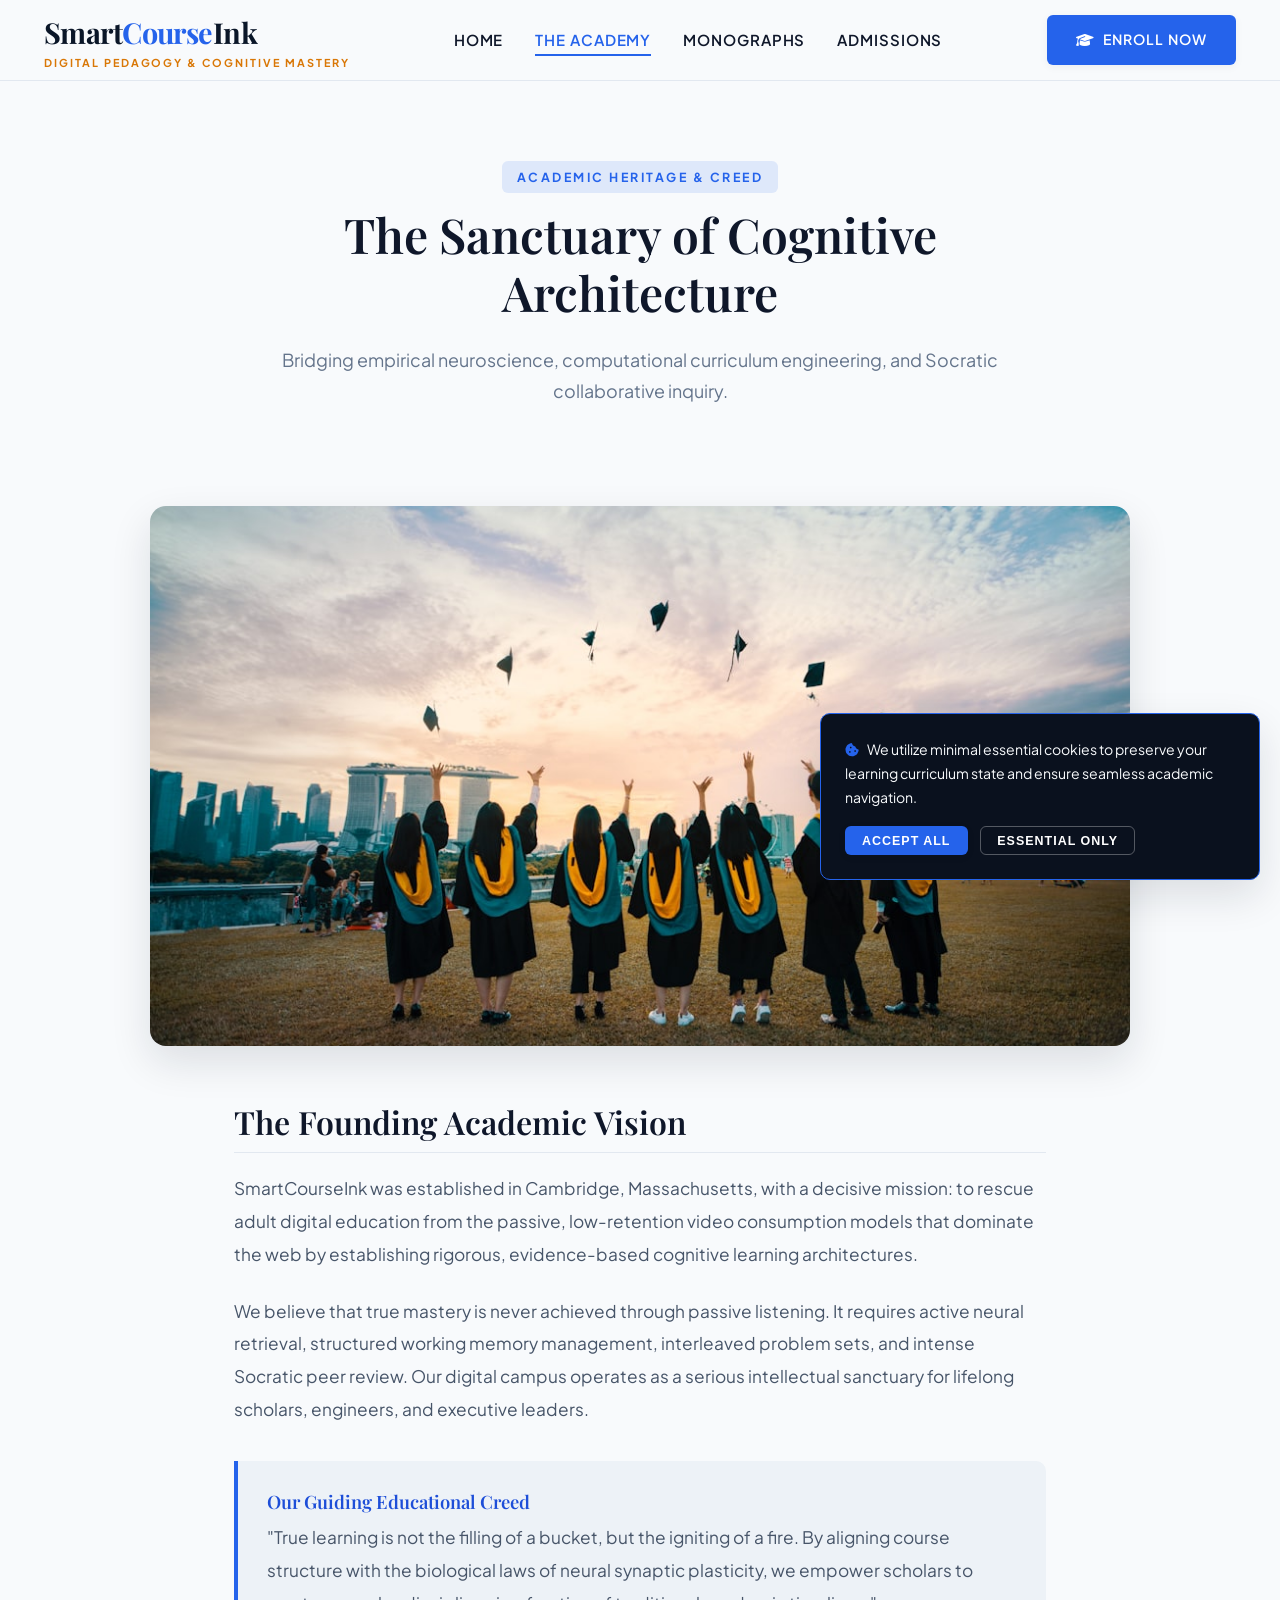
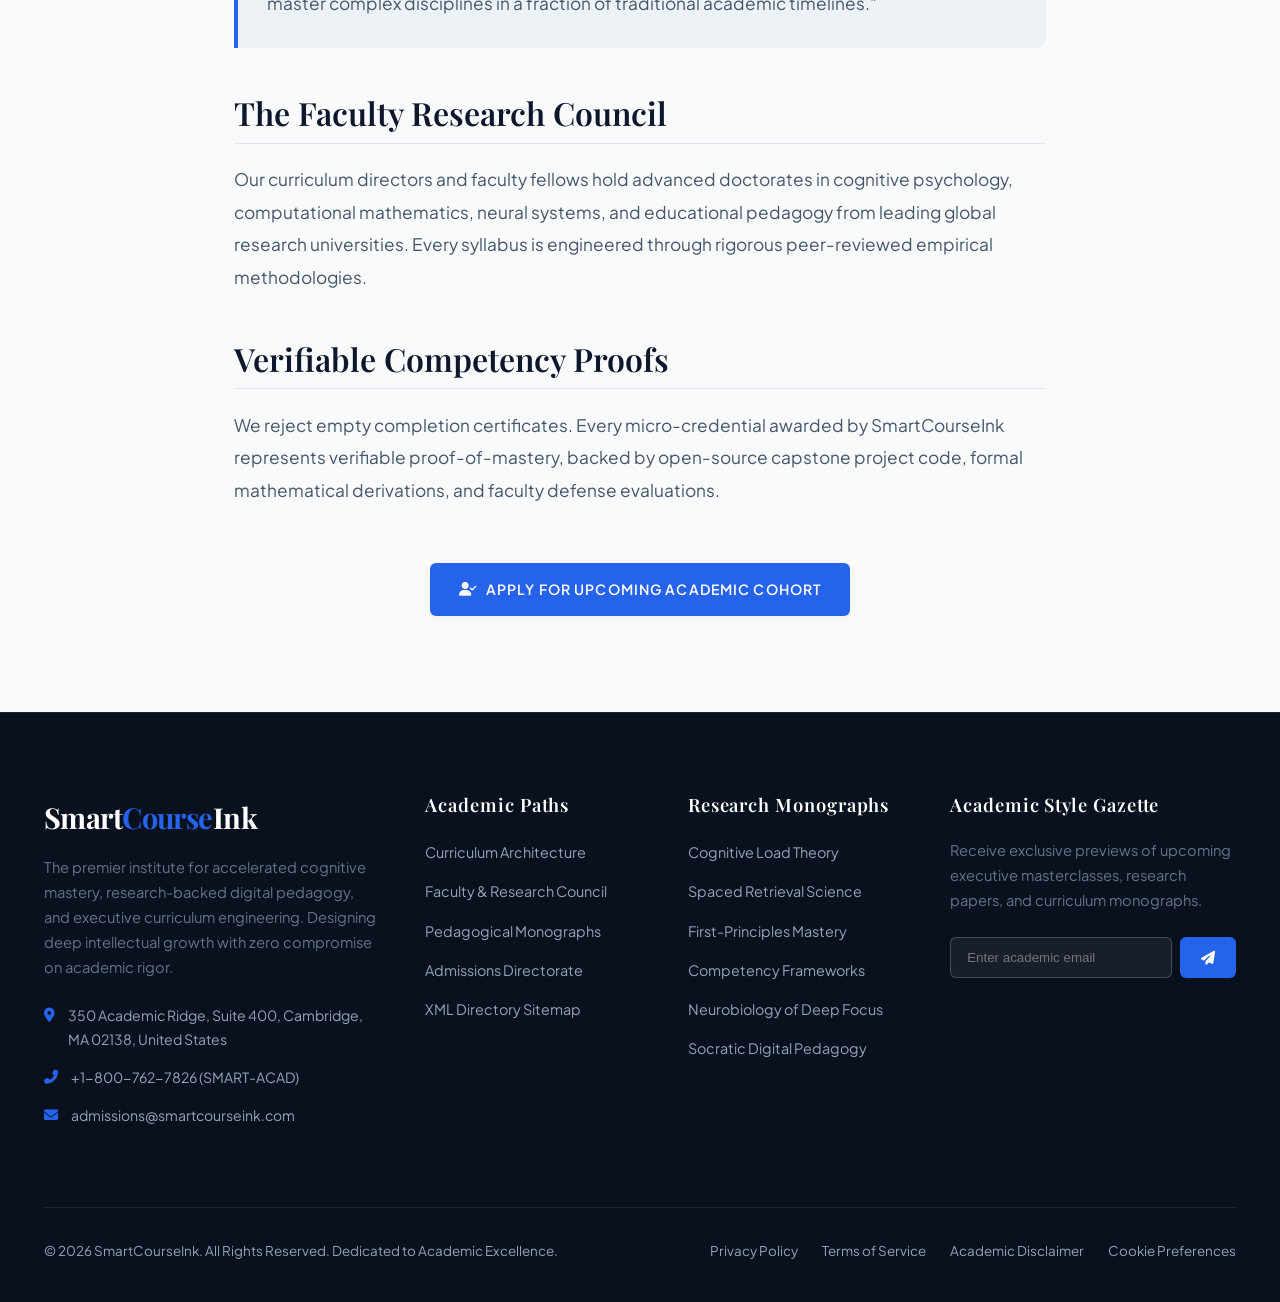
<file: about.html>
<!DOCTYPE html>
<html lang="en">
<head>
  <meta charset="UTF-8">
  <meta name="viewport" content="width=device-width, initial-scale=1.0">
  <title>About The Academy | SmartCourseInk Cognitive Heritage</title>
  <meta name="description" content="Learn about the faculty, research-backed cognitive pedagogy, and curriculum engineering philosophy behind SmartCourseInk in Cambridge, Massachusetts.">
  <link rel="canonical" href="https://smartcourseink.com/about.html">
  
  <link rel="preconnect" href="https://fonts.googleapis.com">
  <link rel="preconnect" href="https://fonts.gstatic.com" crossorigin>
  <link href="https://fonts.googleapis.com/css2?family=Playfair+Display:ital,wght@0,500;0,600;0,700;1,400&family=Plus+Jakarta+Sans:wght@300;400;500;600;700&display=swap" rel="stylesheet">
  <link rel="stylesheet" href="https://cdnjs.cloudflare.com/ajax/libs/font-awesome/6.4.0/css/all.min.css">
  <link rel="stylesheet" href="css/style.css">
  <!-- Google tag (gtag.js) -->
<script async src="https://www.googletagmanager.com/gtag/js?id=G-0LY0HY7L01"></script>
<script>
  window.dataLayer = window.dataLayer || [];
  function gtag(){dataLayer.push(arguments);}
  gtag('js', new Date());

  gtag('config', 'G-0LY0HY7L01');
</script>
</head>
<body>

<header class="site-header">
  <div class="container header-inner">
    <a href="index.html" class="brand-logo">
      <div class="brand-title">Smart<span>Course</span>Ink</div>
      <div class="brand-subtitle">Digital Pedagogy & Cognitive Mastery</div>
    </a>
    
    <nav>
      <ul class="nav-links">
        <li><a href="index.html" class="nav-link ">Home</a></li>
        <li><a href="about.html" class="nav-link active">The Academy</a></li>
        <li><a href="blog.html" class="nav-link ">Monographs</a></li>
        <li><a href="contact.html" class="nav-link ">Admissions</a></li>
      </ul>
    </nav>
    
    <div class="header-cta">
      <a href="contact.html" class="btn btn-blue"><i class="fas fa-graduation-cap"></i> Enroll Now</a>
      <button class="mobile-toggle" aria-label="Toggle Navigation">
        <i class="fas fa-bars"></i>
      </button>
    </div>
  </div>
</header>

<div class="article-header">
  <div class="container container-narrow">
    <span class="section-tag">Academic Heritage & Creed</span>
    <h1 class="article-title">The Sanctuary of Cognitive Architecture</h1>
    <p class="section-subtitle">Bridging empirical neuroscience, computational curriculum engineering, and Socratic collaborative inquiry.</p>
  </div>
</div>

<div class="container">
  <div class="article-featured-image">
    <img src="images/edu-campus-quad.jpg" alt="Historic University Campus Architecture at SmartCourseInk">
  </div>
</div>

<div class="container container-narrow" style="padding-bottom: 6rem;">
  <div class="article-content">
    <h2>The Founding Academic Vision</h2>
    <p>SmartCourseInk was established in Cambridge, Massachusetts, with a decisive mission: to rescue adult digital education from the passive, low-retention video consumption models that dominate the web by establishing rigorous, evidence-based cognitive learning architectures.</p>
    <p>We believe that true mastery is never achieved through passive listening. It requires active neural retrieval, structured working memory management, interleaved problem sets, and intense Socratic peer review. Our digital campus operates as a serious intellectual sanctuary for lifelong scholars, engineers, and executive leaders.</p>

    <div class="article-callout">
      <h4>Our Guiding Educational Creed</h4>
      <p>"True learning is not the filling of a bucket, but the igniting of a fire. By aligning course structure with the biological laws of neural synaptic plasticity, we empower scholars to master complex disciplines in a fraction of traditional academic timelines."</p>
    </div>

    <h2>The Faculty Research Council</h2>
    <p>Our curriculum directors and faculty fellows hold advanced doctorates in cognitive psychology, computational mathematics, neural systems, and educational pedagogy from leading global research universities. Every syllabus is engineered through rigorous peer-reviewed empirical methodologies.</p>

    <h2>Verifiable Competency Proofs</h2>
    <p>We reject empty completion certificates. Every micro-credential awarded by SmartCourseInk represents verifiable proof-of-mastery, backed by open-source capstone project code, formal mathematical derivations, and faculty defense evaluations.</p>
    
    <div style="text-align: center; margin-top: 3.5rem;">
      <a href="contact.html" class="btn btn-blue"><i class="fas fa-user-check"></i> Apply for Upcoming Academic Cohort</a>
    </div>
  </div>
</div>

<footer class="site-footer">
  <div class="container">
    <div class="footer-grid">
      <div class="footer-brand">
        <div class="brand-title">Smart<span>Course</span>Ink</div>
        <p class="footer-desc">The premier institute for accelerated cognitive mastery, research-backed digital pedagogy, and executive curriculum engineering. Designing deep intellectual growth with zero compromise on academic rigor.</p>
        <div class="footer-contact-item">
          <i class="fas fa-map-marker-alt"></i>
          <span>350 Academic Ridge, Suite 400, Cambridge, MA 02138, United States</span>
        </div>
        <div class="footer-contact-item">
          <i class="fas fa-phone-alt"></i>
          <span>+1-800-762-7826 (SMART-ACAD)</span>
        </div>
        <div class="footer-contact-item">
          <i class="fas fa-envelope"></i>
          <span>admissions@smartcourseink.com</span>
        </div>
      </div>
      
      <div>
        <h4 class="footer-heading">Academic Paths</h4>
        <ul class="footer-links">
          <li><a href="index.html">Curriculum Architecture</a></li>
          <li><a href="about.html">Faculty & Research Council</a></li>
          <li><a href="blog.html">Pedagogical Monographs</a></li>
          <li><a href="contact.html">Admissions Directorate</a></li>
          <li><a href="sitemap.xml">XML Directory Sitemap</a></li>
        </ul>
      </div>
      
      <div>
        <h4 class="footer-heading">Research Monographs</h4>
        <ul class="footer-links">
          <li><a href="blog/cognitive-load-theory-and-digital-curriculum-architecture.html">Cognitive Load Theory</a></li>
          <li><a href="blog/spaced-retrieval-mechanics-and-long-term-memory-consolidation.html">Spaced Retrieval Science</a></li>
          <li><a href="blog/the-feynman-technique-mental-models-and-first-principles-mastery.html">First-Principles Mastery</a></li>
          <li><a href="blog/micro-credentialing-and-competency-based-academic-frameworks.html">Competency Frameworks</a></li>
          <li><a href="blog/neurobiology-of-deep-work-and-attentional-focus-in-learning.html">Neurobiology of Deep Focus</a></li>
          <li><a href="blog/socratic-inquiry-and-collaborative-peer-pedagogy-in-digital-academies.html">Socratic Digital Pedagogy</a></li>
        </ul>
      </div>
      
      <div>
        <h4 class="footer-heading">Academic Style Gazette</h4>
        <p class="footer-desc">Receive exclusive previews of upcoming executive masterclasses, research papers, and curriculum monographs.</p>
        <form class="footer-form">
          <div style="display: flex; gap: 0.5rem;">
            <input type="email" placeholder="Enter academic email" required style="padding: 0.75rem 1rem; border: 1px solid rgba(255,255,255,0.2); background: rgba(255,255,255,0.06); color: #fff; border-radius: 6px; flex: 1; outline: none;">
            <button type="submit" class="btn btn-blue" style="padding: 0.75rem 1.2rem;"><i class="fas fa-paper-plane"></i></button>
          </div>
        </form>
      </div>
    </div>
    
    <div class="footer-bottom">
      <div>&copy; 2026 SmartCourseInk. All Rights Reserved. Dedicated to Academic Excellence.</div>
      <div class="legal-inline-links">
        <a href="privacy.html">Privacy Policy</a>
        <a href="terms.html">Terms of Service</a>
        <a href="disclaimer.html">Academic Disclaimer</a>
        <a href="cookies.html">Cookie Preferences</a>
      </div>
    </div>
  </div>
</footer>

<div id="cookie-banner" class="cookie-banner">
  <p style="font-size: 0.88rem; margin-bottom: 0.5rem; color: #f8fafc;"><i class="fas fa-cookie-bite" style="color: var(--primary-blue); margin-right: 0.4rem;"></i> We utilize minimal essential cookies to preserve your learning curriculum state and ensure seamless academic navigation.</p>
  <div class="cookie-buttons">
    <button id="accept-cookies" class="btn btn-blue" style="padding: 0.4rem 1rem; font-size: 0.78rem;">Accept All</button>
    <button id="decline-cookies" class="btn btn-outline" style="padding: 0.4rem 1rem; font-size: 0.78rem; border-color: rgba(255,255,255,0.3); color: #fff;">Essential Only</button>
  </div>
</div>

<script src="js/script.js"></script>
</body>
</html>
</file>
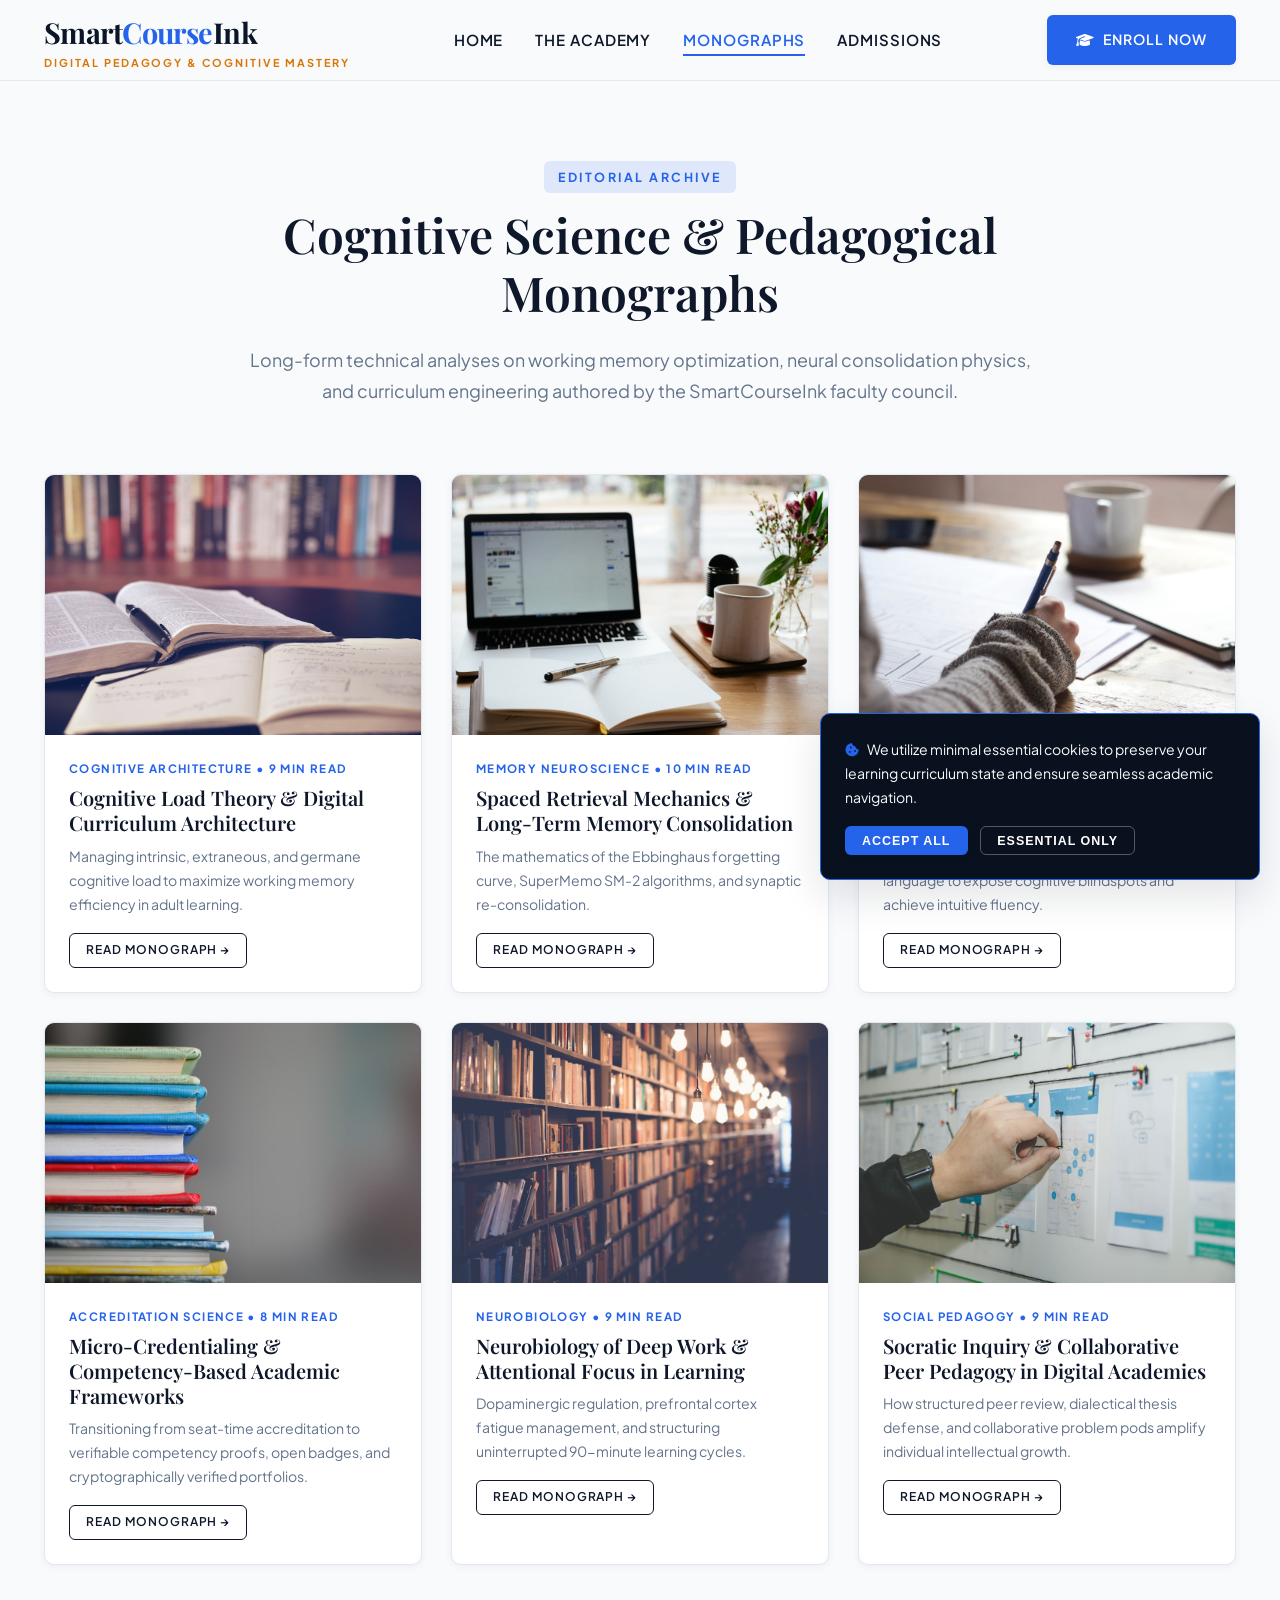
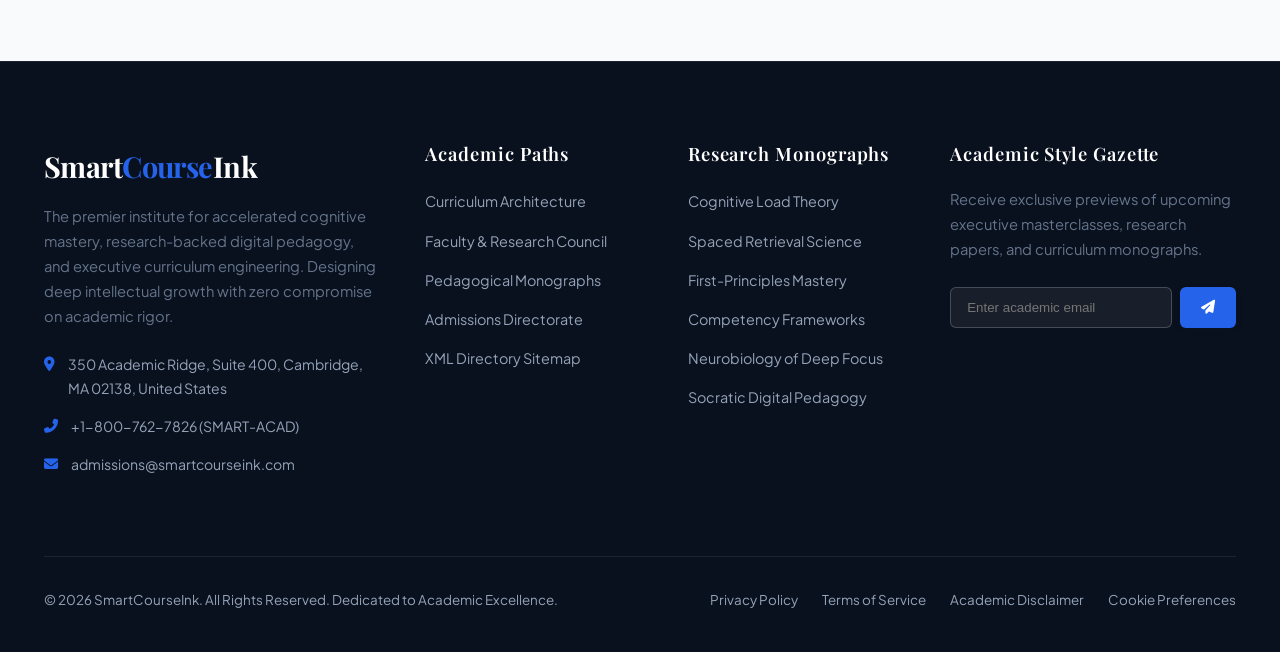
<file: blog.html>
<!DOCTYPE html>
<html lang="en">
<head>
  <meta charset="UTF-8">
  <meta name="viewport" content="width=device-width, initial-scale=1.0">
  <title>Pedagogical Research & Cognitive Monographs | SmartCourseInk</title>
  <meta name="description" content="Explore our library of in-depth research monographs covering cognitive load theory, spaced retrieval algorithms, the Feynman technique, and deep work neurobiology.">
  <link rel="canonical" href="https://smartcourseink.com/blog.html">
  
  <link rel="preconnect" href="https://fonts.googleapis.com">
  <link rel="preconnect" href="https://fonts.gstatic.com" crossorigin>
  <link href="https://fonts.googleapis.com/css2?family=Playfair+Display:ital,wght@0,500;0,600;0,700;1,400&family=Plus+Jakarta+Sans:wght@300;400;500;600;700&display=swap" rel="stylesheet">
  <link rel="stylesheet" href="https://cdnjs.cloudflare.com/ajax/libs/font-awesome/6.4.0/css/all.min.css">
  <link rel="stylesheet" href="css/style.css">
  <!-- Google tag (gtag.js) -->
<script async src="https://www.googletagmanager.com/gtag/js?id=G-0LY0HY7L01"></script>
<script>
  window.dataLayer = window.dataLayer || [];
  function gtag(){dataLayer.push(arguments);}
  gtag('js', new Date());

  gtag('config', 'G-0LY0HY7L01');
</script>
</head>
<body>

<header class="site-header">
  <div class="container header-inner">
    <a href="index.html" class="brand-logo">
      <div class="brand-title">Smart<span>Course</span>Ink</div>
      <div class="brand-subtitle">Digital Pedagogy & Cognitive Mastery</div>
    </a>
    
    <nav>
      <ul class="nav-links">
        <li><a href="index.html" class="nav-link ">Home</a></li>
        <li><a href="about.html" class="nav-link ">The Academy</a></li>
        <li><a href="blog.html" class="nav-link active">Monographs</a></li>
        <li><a href="contact.html" class="nav-link ">Admissions</a></li>
      </ul>
    </nav>
    
    <div class="header-cta">
      <a href="contact.html" class="btn btn-blue"><i class="fas fa-graduation-cap"></i> Enroll Now</a>
      <button class="mobile-toggle" aria-label="Toggle Navigation">
        <i class="fas fa-bars"></i>
      </button>
    </div>
  </div>
</header>

<div class="article-header">
  <div class="container container-narrow">
    <span class="section-tag">Editorial Archive</span>
    <h1 class="article-title">Cognitive Science & Pedagogical Monographs</h1>
    <p class="section-subtitle">Long-form technical analyses on working memory optimization, neural consolidation physics, and curriculum engineering authored by the SmartCourseInk faculty council.</p>
  </div>
</div>

<div class="container" style="padding-bottom: 6rem;">
  <div class="gallery-grid">
    <!-- Blog 1 -->
    <div class="gallery-card">
      <div class="gallery-media">
        <img src="images/edu-mind-cognitive-focus.jpg" alt="Cognitive Load Theory in Digital Curriculum" loading="lazy">
      </div>
      <div class="gallery-info">
        <span class="gallery-tag">Cognitive Architecture &bull; 9 Min Read</span>
        <h3><a href="blog/cognitive-load-theory-and-digital-curriculum-architecture.html" style="color: var(--text-primary);">Cognitive Load Theory & Digital Curriculum Architecture</a></h3>
        <p style="font-size: 0.88rem; color: var(--text-muted); margin-bottom: 1rem;">Managing intrinsic, extraneous, and germane cognitive load to maximize working memory efficiency in adult learning.</p>
        <a href="blog/cognitive-load-theory-and-digital-curriculum-architecture.html" class="btn btn-outline" style="padding: 0.4rem 1rem; font-size: 0.75rem;">Read Monograph &rarr;</a>
      </div>
    </div>

    <!-- Blog 2 -->
    <div class="gallery-card">
      <div class="gallery-media">
        <img src="images/edu-digital-learning.jpg" alt="Spaced Retrieval Mechanics and Memory" loading="lazy">
      </div>
      <div class="gallery-info">
        <span class="gallery-tag">Memory Neuroscience &bull; 10 Min Read</span>
        <h3><a href="blog/spaced-retrieval-mechanics-and-long-term-memory-consolidation.html" style="color: var(--text-primary);">Spaced Retrieval Mechanics & Long-Term Memory Consolidation</a></h3>
        <p style="font-size: 0.88rem; color: var(--text-muted); margin-bottom: 1rem;">The mathematics of the Ebbinghaus forgetting curve, SuperMemo SM-2 algorithms, and synaptic re-consolidation.</p>
        <a href="blog/spaced-retrieval-mechanics-and-long-term-memory-consolidation.html" class="btn btn-outline" style="padding: 0.4rem 1rem; font-size: 0.75rem;">Read Monograph &rarr;</a>
      </div>
    </div>

    <!-- Blog 3 -->
    <div class="gallery-card">
      <div class="gallery-media">
        <img src="images/edu-student-writing.jpg" alt="The Feynman Technique and Mental Models" loading="lazy">
      </div>
      <div class="gallery-info">
        <span class="gallery-tag">Mental Models &bull; 9 Min Read</span>
        <h3><a href="blog/the-feynman-technique-mental-models-and-first-principles-mastery.html" style="color: var(--text-primary);">The Feynman Technique, Mental Models & First-Principles Mastery</a></h3>
        <p style="font-size: 0.88rem; color: var(--text-muted); margin-bottom: 1rem;">Simplifying complex domain concepts into plain language to expose cognitive blindspots and achieve intuitive fluency.</p>
        <a href="blog/the-feynman-technique-mental-models-and-first-principles-mastery.html" class="btn btn-outline" style="padding: 0.4rem 1rem; font-size: 0.75rem;">Read Monograph &rarr;</a>
      </div>
    </div>

    <!-- Blog 4 -->
    <div class="gallery-card">
      <div class="gallery-media">
        <img src="images/edu-graduation-achievement.jpg" alt="Micro-Credentialing and Competency Frameworks" loading="lazy">
      </div>
      <div class="gallery-info">
        <span class="gallery-tag">Accreditation Science &bull; 8 Min Read</span>
        <h3><a href="blog/micro-credentialing-and-competency-based-academic-frameworks.html" style="color: var(--text-primary);">Micro-Credentialing & Competency-Based Academic Frameworks</a></h3>
        <p style="font-size: 0.88rem; color: var(--text-muted); margin-bottom: 1rem;">Transitioning from seat-time accreditation to verifiable competency proofs, open badges, and cryptographically verified portfolios.</p>
        <a href="blog/micro-credentialing-and-competency-based-academic-frameworks.html" class="btn btn-outline" style="padding: 0.4rem 1rem; font-size: 0.75rem;">Read Monograph &rarr;</a>
      </div>
    </div>

    <!-- Blog 5 -->
    <div class="gallery-card">
      <div class="gallery-media">
        <img src="images/edu-library-research.jpg" alt="Neurobiology of Deep Work and Focus" loading="lazy">
      </div>
      <div class="gallery-info">
        <span class="gallery-tag">Neurobiology &bull; 9 Min Read</span>
        <h3><a href="blog/neurobiology-of-deep-work-and-attentional-focus-in-learning.html" style="color: var(--text-primary);">Neurobiology of Deep Work & Attentional Focus in Learning</a></h3>
        <p style="font-size: 0.88rem; color: var(--text-muted); margin-bottom: 1rem;">Dopaminergic regulation, prefrontal cortex fatigue management, and structuring uninterrupted 90-minute learning cycles.</p>
        <a href="blog/neurobiology-of-deep-work-and-attentional-focus-in-learning.html" class="btn btn-outline" style="padding: 0.4rem 1rem; font-size: 0.75rem;">Read Monograph &rarr;</a>
      </div>
    </div>

    <!-- Blog 6 -->
    <div class="gallery-card">
      <div class="gallery-media">
        <img src="images/edu-collaborative-workshop.jpg" alt="Socratic Inquiry and Peer Pedagogy" loading="lazy">
      </div>
      <div class="gallery-info">
        <span class="gallery-tag">Social Pedagogy &bull; 9 Min Read</span>
        <h3><a href="blog/socratic-inquiry-and-collaborative-peer-pedagogy-in-digital-academies.html" style="color: var(--text-primary);">Socratic Inquiry & Collaborative Peer Pedagogy in Digital Academies</a></h3>
        <p style="font-size: 0.88rem; color: var(--text-muted); margin-bottom: 1rem;">How structured peer review, dialectical thesis defense, and collaborative problem pods amplify individual intellectual growth.</p>
        <a href="blog/socratic-inquiry-and-collaborative-peer-pedagogy-in-digital-academies.html" class="btn btn-outline" style="padding: 0.4rem 1rem; font-size: 0.75rem;">Read Monograph &rarr;</a>
      </div>
    </div>
  </div>
</div>

<footer class="site-footer">
  <div class="container">
    <div class="footer-grid">
      <div class="footer-brand">
        <div class="brand-title">Smart<span>Course</span>Ink</div>
        <p class="footer-desc">The premier institute for accelerated cognitive mastery, research-backed digital pedagogy, and executive curriculum engineering. Designing deep intellectual growth with zero compromise on academic rigor.</p>
        <div class="footer-contact-item">
          <i class="fas fa-map-marker-alt"></i>
          <span>350 Academic Ridge, Suite 400, Cambridge, MA 02138, United States</span>
        </div>
        <div class="footer-contact-item">
          <i class="fas fa-phone-alt"></i>
          <span>+1-800-762-7826 (SMART-ACAD)</span>
        </div>
        <div class="footer-contact-item">
          <i class="fas fa-envelope"></i>
          <span>admissions@smartcourseink.com</span>
        </div>
      </div>
      
      <div>
        <h4 class="footer-heading">Academic Paths</h4>
        <ul class="footer-links">
          <li><a href="index.html">Curriculum Architecture</a></li>
          <li><a href="about.html">Faculty & Research Council</a></li>
          <li><a href="blog.html">Pedagogical Monographs</a></li>
          <li><a href="contact.html">Admissions Directorate</a></li>
          <li><a href="sitemap.xml">XML Directory Sitemap</a></li>
        </ul>
      </div>
      
      <div>
        <h4 class="footer-heading">Research Monographs</h4>
        <ul class="footer-links">
          <li><a href="blog/cognitive-load-theory-and-digital-curriculum-architecture.html">Cognitive Load Theory</a></li>
          <li><a href="blog/spaced-retrieval-mechanics-and-long-term-memory-consolidation.html">Spaced Retrieval Science</a></li>
          <li><a href="blog/the-feynman-technique-mental-models-and-first-principles-mastery.html">First-Principles Mastery</a></li>
          <li><a href="blog/micro-credentialing-and-competency-based-academic-frameworks.html">Competency Frameworks</a></li>
          <li><a href="blog/neurobiology-of-deep-work-and-attentional-focus-in-learning.html">Neurobiology of Deep Focus</a></li>
          <li><a href="blog/socratic-inquiry-and-collaborative-peer-pedagogy-in-digital-academies.html">Socratic Digital Pedagogy</a></li>
        </ul>
      </div>
      
      <div>
        <h4 class="footer-heading">Academic Style Gazette</h4>
        <p class="footer-desc">Receive exclusive previews of upcoming executive masterclasses, research papers, and curriculum monographs.</p>
        <form class="footer-form">
          <div style="display: flex; gap: 0.5rem;">
            <input type="email" placeholder="Enter academic email" required style="padding: 0.75rem 1rem; border: 1px solid rgba(255,255,255,0.2); background: rgba(255,255,255,0.06); color: #fff; border-radius: 6px; flex: 1; outline: none;">
            <button type="submit" class="btn btn-blue" style="padding: 0.75rem 1.2rem;"><i class="fas fa-paper-plane"></i></button>
          </div>
        </form>
      </div>
    </div>
    
    <div class="footer-bottom">
      <div>&copy; 2026 SmartCourseInk. All Rights Reserved. Dedicated to Academic Excellence.</div>
      <div class="legal-inline-links">
        <a href="privacy.html">Privacy Policy</a>
        <a href="terms.html">Terms of Service</a>
        <a href="disclaimer.html">Academic Disclaimer</a>
        <a href="cookies.html">Cookie Preferences</a>
      </div>
    </div>
  </div>
</footer>

<div id="cookie-banner" class="cookie-banner">
  <p style="font-size: 0.88rem; margin-bottom: 0.5rem; color: #f8fafc;"><i class="fas fa-cookie-bite" style="color: var(--primary-blue); margin-right: 0.4rem;"></i> We utilize minimal essential cookies to preserve your learning curriculum state and ensure seamless academic navigation.</p>
  <div class="cookie-buttons">
    <button id="accept-cookies" class="btn btn-blue" style="padding: 0.4rem 1rem; font-size: 0.78rem;">Accept All</button>
    <button id="decline-cookies" class="btn btn-outline" style="padding: 0.4rem 1rem; font-size: 0.78rem; border-color: rgba(255,255,255,0.3); color: #fff;">Essential Only</button>
  </div>
</div>

<script src="js/script.js"></script>
</body>
</html>
</file>
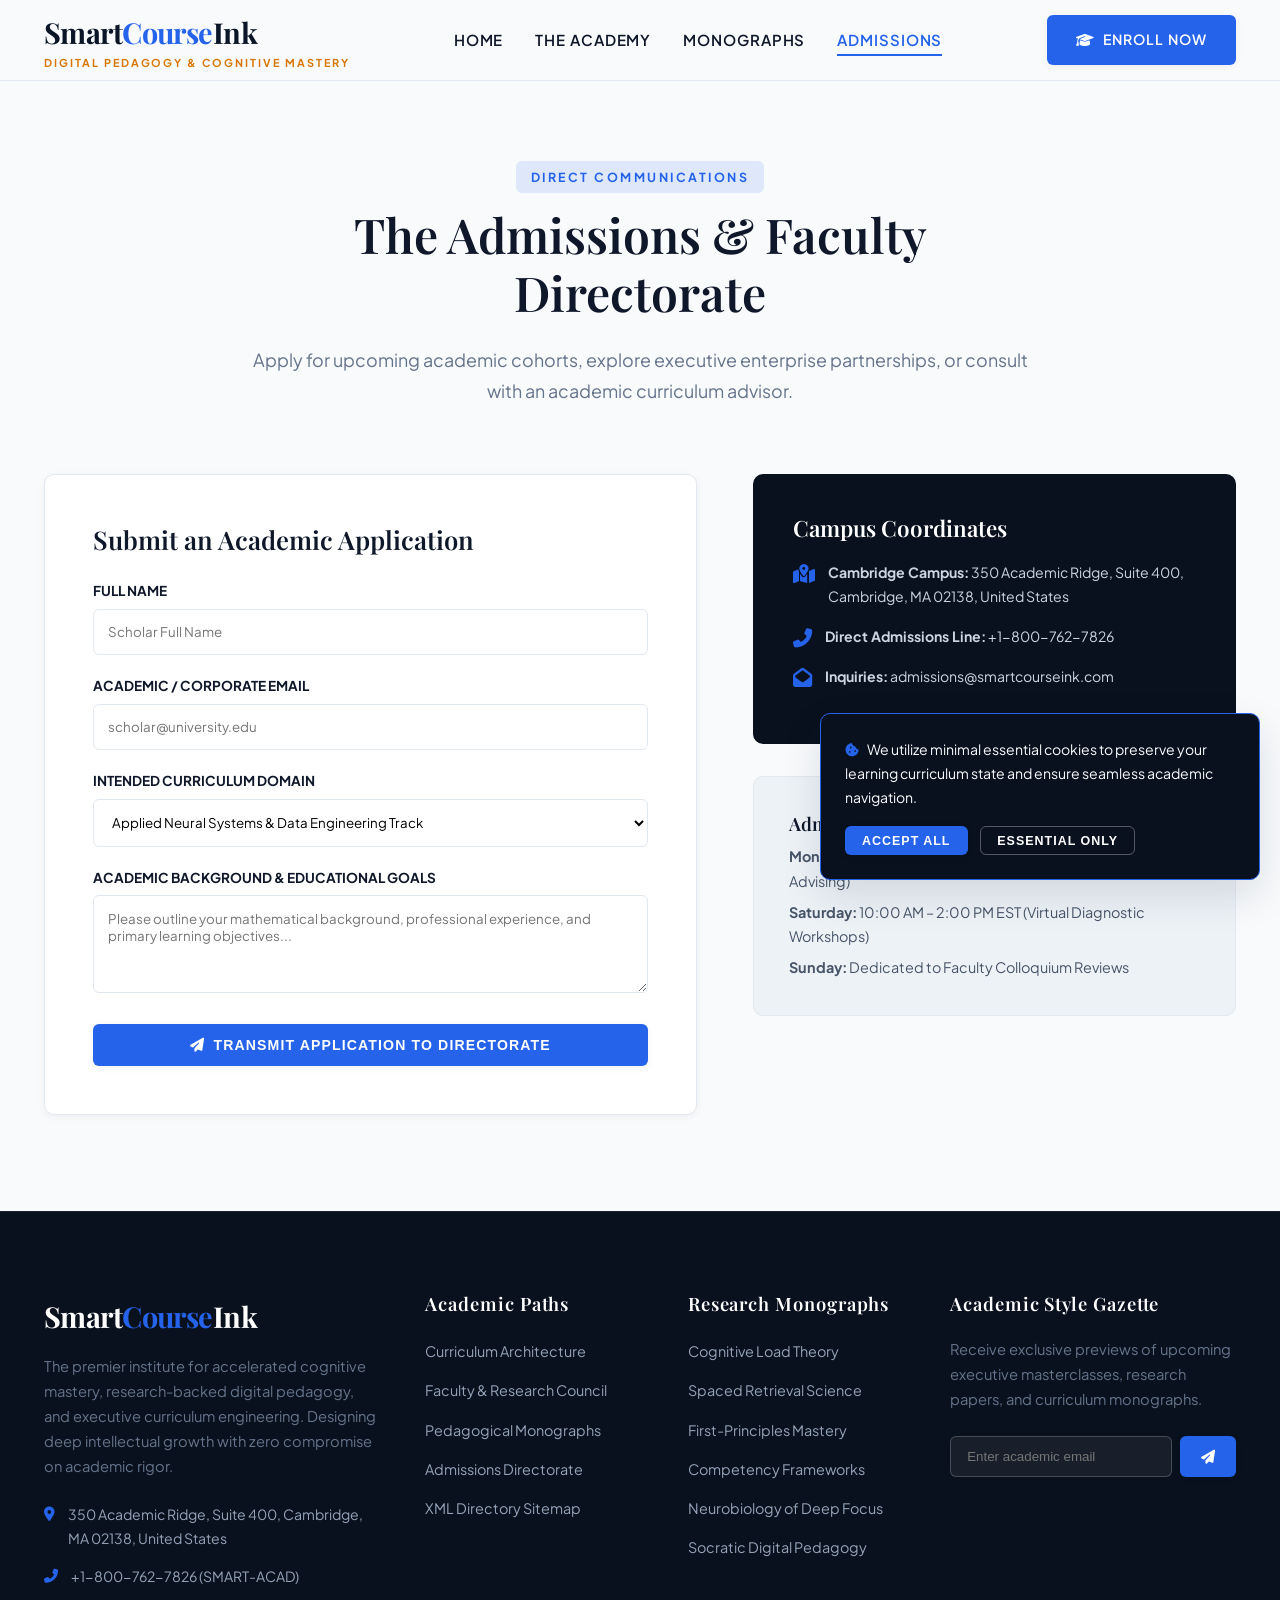
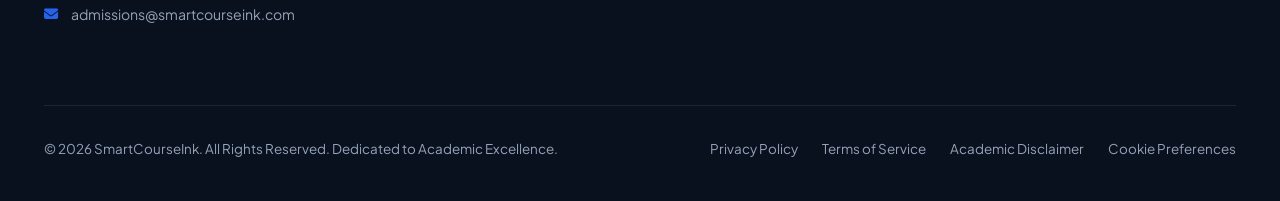
<file: contact.html>
<!DOCTYPE html>
<html lang="en">
<head>
  <meta charset="UTF-8">
  <meta name="viewport" content="width=device-width, initial-scale=1.0">
  <title>Admissions & Academic Inquiries | SmartCourseInk Cambridge</title>
  <meta name="description" content="Connect with the SmartCourseInk Academic Admissions Directorate in Cambridge, Massachusetts. Apply for upcoming cohort tracks and institutional programs.">
  <link rel="canonical" href="https://smartcourseink.com/contact.html">
  
  <link rel="preconnect" href="https://fonts.googleapis.com">
  <link rel="preconnect" href="https://fonts.gstatic.com" crossorigin>
  <link href="https://fonts.googleapis.com/css2?family=Playfair+Display:ital,wght@0,500;0,600;0,700;1,400&family=Plus+Jakarta+Sans:wght@300;400;500;600;700&display=swap" rel="stylesheet">
  <link rel="stylesheet" href="https://cdnjs.cloudflare.com/ajax/libs/font-awesome/6.4.0/css/all.min.css">
  <link rel="stylesheet" href="css/style.css">
  <!-- Google tag (gtag.js) -->
<script async src="https://www.googletagmanager.com/gtag/js?id=G-0LY0HY7L01"></script>
<script>
  window.dataLayer = window.dataLayer || [];
  function gtag(){dataLayer.push(arguments);}
  gtag('js', new Date());

  gtag('config', 'G-0LY0HY7L01');
</script>
</head>
<body>

<header class="site-header">
  <div class="container header-inner">
    <a href="index.html" class="brand-logo">
      <div class="brand-title">Smart<span>Course</span>Ink</div>
      <div class="brand-subtitle">Digital Pedagogy & Cognitive Mastery</div>
    </a>
    
    <nav>
      <ul class="nav-links">
        <li><a href="index.html" class="nav-link ">Home</a></li>
        <li><a href="about.html" class="nav-link ">The Academy</a></li>
        <li><a href="blog.html" class="nav-link ">Monographs</a></li>
        <li><a href="contact.html" class="nav-link active">Admissions</a></li>
      </ul>
    </nav>
    
    <div class="header-cta">
      <a href="contact.html" class="btn btn-blue"><i class="fas fa-graduation-cap"></i> Enroll Now</a>
      <button class="mobile-toggle" aria-label="Toggle Navigation">
        <i class="fas fa-bars"></i>
      </button>
    </div>
  </div>
</header>

<div class="article-header">
  <div class="container container-narrow">
    <span class="section-tag">Direct Communications</span>
    <h1 class="article-title">The Admissions & Faculty Directorate</h1>
    <p class="section-subtitle">Apply for upcoming academic cohorts, explore executive enterprise partnerships, or consult with an academic curriculum advisor.</p>
  </div>
</div>

<div class="container" style="padding-bottom: 6rem;">
  <div class="hero-grid" style="align-items: start;">
    <div style="background: var(--bg-pure); padding: 3rem; border-radius: var(--radius-sm); border: 1px solid var(--border-subtle); box-shadow: var(--shadow-sm);">
      <h3 style="font-size: 1.6rem; margin-bottom: 1.5rem;">Submit an Academic Application</h3>
      <form class="contact-form">
        <div style="margin-bottom: 1.2rem;">
          <label style="display: block; font-size: 0.85rem; font-weight: 700; text-transform: uppercase; margin-bottom: 0.4rem;">Full Name</label>
          <input type="text" required placeholder="Scholar Full Name" style="width: 100%; padding: 0.85rem; border: 1px solid var(--border-subtle); border-radius: 6px; font-family: var(--font-sans); outline: none;">
        </div>
        
        <div style="margin-bottom: 1.2rem;">
          <label style="display: block; font-size: 0.85rem; font-weight: 700; text-transform: uppercase; margin-bottom: 0.4rem;">Academic / Corporate Email</label>
          <input type="email" required placeholder="scholar@university.edu" style="width: 100%; padding: 0.85rem; border: 1px solid var(--border-subtle); border-radius: 6px; font-family: var(--font-sans); outline: none;">
        </div>
        
        <div style="margin-bottom: 1.2rem;">
          <label style="display: block; font-size: 0.85rem; font-weight: 700; text-transform: uppercase; margin-bottom: 0.4rem;">Intended Curriculum Domain</label>
          <select style="width: 100%; padding: 0.85rem; border: 1px solid var(--border-subtle); border-radius: 6px; font-family: var(--font-sans); outline: none; background: #fff;">
            <option>Applied Neural Systems & Data Engineering Track</option>
            <option>Advanced Mathematical Logic & Stochastic Modeling</option>
            <option>Computational Linguistics & Cognitive Semantics</option>
            <option>Executive Cognitive Leadership & Decision Systems</option>
          </select>
        </div>
        
        <div style="margin-bottom: 1.5rem;">
          <label style="display: block; font-size: 0.85rem; font-weight: 700; text-transform: uppercase; margin-bottom: 0.4rem;">Academic Background & Educational Goals</label>
          <textarea rows="4" required placeholder="Please outline your mathematical background, professional experience, and primary learning objectives..." style="width: 100%; padding: 0.85rem; border: 1px solid var(--border-subtle); border-radius: 6px; font-family: var(--font-sans); outline: none;"></textarea>
        </div>
        
        <button type="submit" class="btn btn-blue" style="width: 100%;"><i class="fas fa-paper-plane"></i> Transmit Application to Directorate</button>
      </form>
    </div>
    
    <div>
      <div style="background: var(--bg-dark); color: #fff; padding: 2.5rem; border-radius: var(--radius-sm); margin-bottom: 2rem;">
        <h3 style="color: #fff; font-size: 1.4rem; margin-bottom: 1.2rem;">Campus Coordinates</h3>
        <div class="footer-contact-item" style="color: #cbd5e1; margin-bottom: 1rem;">
          <i class="fas fa-map-marked-alt" style="color: var(--primary-blue); font-size: 1.2rem;"></i>
          <span><strong>Cambridge Campus:</strong> 350 Academic Ridge, Suite 400, Cambridge, MA 02138, United States</span>
        </div>
        <div class="footer-contact-item" style="color: #cbd5e1; margin-bottom: 1rem;">
          <i class="fas fa-phone-alt" style="color: var(--primary-blue); font-size: 1.2rem;"></i>
          <span><strong>Direct Admissions Line:</strong> +1-800-762-7826</span>
        </div>
        <div class="footer-contact-item" style="color: #cbd5e1;">
          <i class="fas fa-envelope-open" style="color: var(--primary-blue); font-size: 1.2rem;"></i>
          <span><strong>Inquiries:</strong> admissions@smartcourseink.com</span>
        </div>
      </div>
      
      <div style="background: var(--bg-slate); padding: 2.2rem; border-radius: var(--radius-sm); border: 1px solid var(--border-subtle);">
        <h4 style="font-size: 1.15rem; margin-bottom: 0.6rem;">Admissions Office Hours</h4>
        <p style="font-size: 0.9rem; margin-bottom: 0.4rem;"><strong>Monday – Friday:</strong> 8:30 AM – 6:00 PM EST (Admissions Advising)</p>
        <p style="font-size: 0.9rem; margin-bottom: 0.4rem;"><strong>Saturday:</strong> 10:00 AM – 2:00 PM EST (Virtual Diagnostic Workshops)</p>
        <p style="font-size: 0.9rem; margin-bottom: 0;"><strong>Sunday:</strong> Dedicated to Faculty Colloquium Reviews</p>
      </div>
    </div>
  </div>
</div>

<footer class="site-footer">
  <div class="container">
    <div class="footer-grid">
      <div class="footer-brand">
        <div class="brand-title">Smart<span>Course</span>Ink</div>
        <p class="footer-desc">The premier institute for accelerated cognitive mastery, research-backed digital pedagogy, and executive curriculum engineering. Designing deep intellectual growth with zero compromise on academic rigor.</p>
        <div class="footer-contact-item">
          <i class="fas fa-map-marker-alt"></i>
          <span>350 Academic Ridge, Suite 400, Cambridge, MA 02138, United States</span>
        </div>
        <div class="footer-contact-item">
          <i class="fas fa-phone-alt"></i>
          <span>+1-800-762-7826 (SMART-ACAD)</span>
        </div>
        <div class="footer-contact-item">
          <i class="fas fa-envelope"></i>
          <span>admissions@smartcourseink.com</span>
        </div>
      </div>
      
      <div>
        <h4 class="footer-heading">Academic Paths</h4>
        <ul class="footer-links">
          <li><a href="index.html">Curriculum Architecture</a></li>
          <li><a href="about.html">Faculty & Research Council</a></li>
          <li><a href="blog.html">Pedagogical Monographs</a></li>
          <li><a href="contact.html">Admissions Directorate</a></li>
          <li><a href="sitemap.xml">XML Directory Sitemap</a></li>
        </ul>
      </div>
      
      <div>
        <h4 class="footer-heading">Research Monographs</h4>
        <ul class="footer-links">
          <li><a href="blog/cognitive-load-theory-and-digital-curriculum-architecture.html">Cognitive Load Theory</a></li>
          <li><a href="blog/spaced-retrieval-mechanics-and-long-term-memory-consolidation.html">Spaced Retrieval Science</a></li>
          <li><a href="blog/the-feynman-technique-mental-models-and-first-principles-mastery.html">First-Principles Mastery</a></li>
          <li><a href="blog/micro-credentialing-and-competency-based-academic-frameworks.html">Competency Frameworks</a></li>
          <li><a href="blog/neurobiology-of-deep-work-and-attentional-focus-in-learning.html">Neurobiology of Deep Focus</a></li>
          <li><a href="blog/socratic-inquiry-and-collaborative-peer-pedagogy-in-digital-academies.html">Socratic Digital Pedagogy</a></li>
        </ul>
      </div>
      
      <div>
        <h4 class="footer-heading">Academic Style Gazette</h4>
        <p class="footer-desc">Receive exclusive previews of upcoming executive masterclasses, research papers, and curriculum monographs.</p>
        <form class="footer-form">
          <div style="display: flex; gap: 0.5rem;">
            <input type="email" placeholder="Enter academic email" required style="padding: 0.75rem 1rem; border: 1px solid rgba(255,255,255,0.2); background: rgba(255,255,255,0.06); color: #fff; border-radius: 6px; flex: 1; outline: none;">
            <button type="submit" class="btn btn-blue" style="padding: 0.75rem 1.2rem;"><i class="fas fa-paper-plane"></i></button>
          </div>
        </form>
      </div>
    </div>
    
    <div class="footer-bottom">
      <div>&copy; 2026 SmartCourseInk. All Rights Reserved. Dedicated to Academic Excellence.</div>
      <div class="legal-inline-links">
        <a href="privacy.html">Privacy Policy</a>
        <a href="terms.html">Terms of Service</a>
        <a href="disclaimer.html">Academic Disclaimer</a>
        <a href="cookies.html">Cookie Preferences</a>
      </div>
    </div>
  </div>
</footer>

<div id="cookie-banner" class="cookie-banner">
  <p style="font-size: 0.88rem; margin-bottom: 0.5rem; color: #f8fafc;"><i class="fas fa-cookie-bite" style="color: var(--primary-blue); margin-right: 0.4rem;"></i> We utilize minimal essential cookies to preserve your learning curriculum state and ensure seamless academic navigation.</p>
  <div class="cookie-buttons">
    <button id="accept-cookies" class="btn btn-blue" style="padding: 0.4rem 1rem; font-size: 0.78rem;">Accept All</button>
    <button id="decline-cookies" class="btn btn-outline" style="padding: 0.4rem 1rem; font-size: 0.78rem; border-color: rgba(255,255,255,0.3); color: #fff;">Essential Only</button>
  </div>
</div>

<script src="js/script.js"></script>
</body>
</html>
</file>
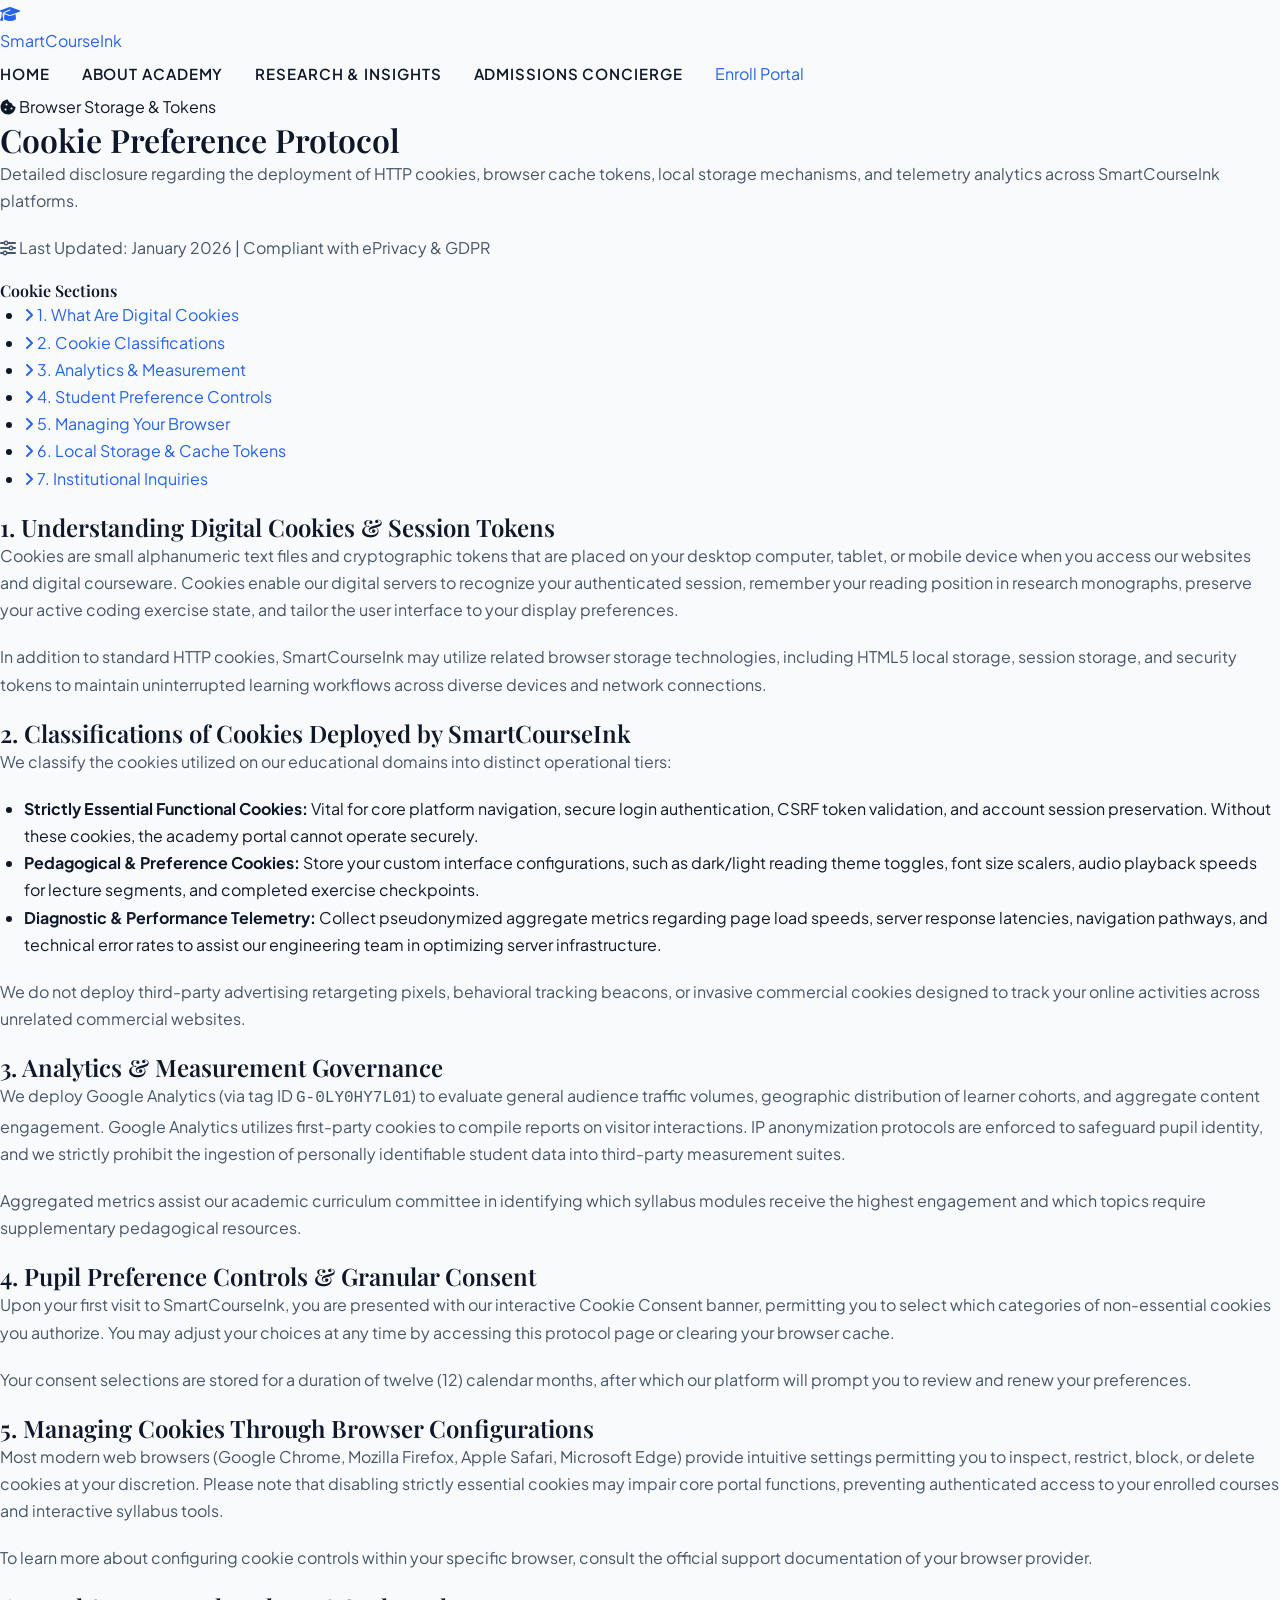
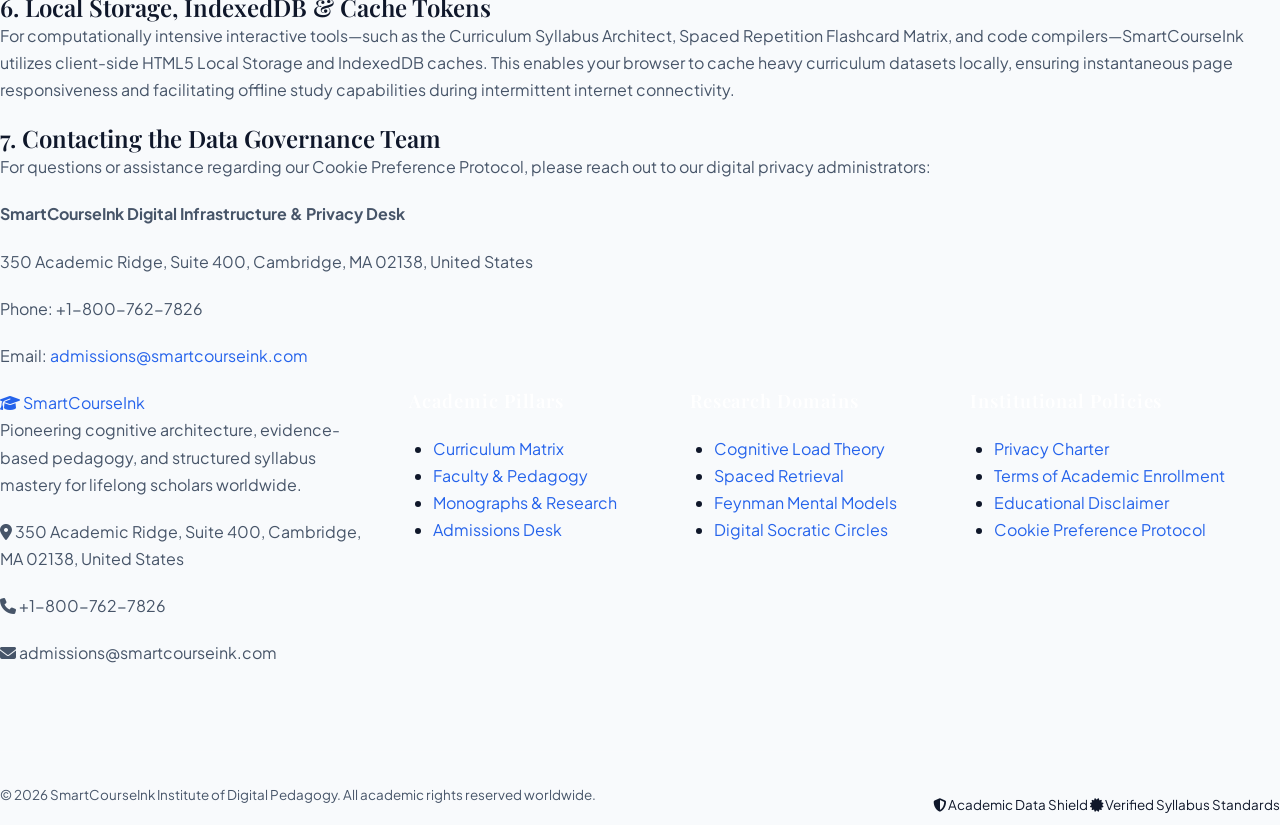
<file: cookies.html>
<!DOCTYPE html>
<html lang="en">
<head>
    <meta charset="UTF-8">
    <meta name="viewport" content="width=device-width, initial-scale=1.0">
    <title>Cookie Preference Protocol & Tracking Governance | SmartCourseInk</title>
    <meta name="description" content="Discover how SmartCourseInk employs cookies, local storage mechanisms, and session telemetry to enhance your digital learning experience.">
    <link rel="canonical" href="https://smartcourseink.com/cookies.html">
    <meta name="og:title" content="Cookie Preference Protocol | SmartCourseInk">
    <meta name="og:description" content="Detailed governance regarding cookies, session tokens, and local cache telemetry at SmartCourseInk.">
    <meta name="og:type" content="website">
    <meta name="og:url" content="https://smartcourseink.com/cookies.html">
    <link rel="stylesheet" href="style.css">
    <link rel="preconnect" href="https://fonts.googleapis.com">
    <link rel="preconnect" href="https://fonts.gstatic.com" crossorigin>
    <link href="https://fonts.googleapis.com/css2?family=Playfair+Display:ital,wght@0,500;0,700;0,800;1,400&family=Plus+Jakarta+Sans:wght@300;400;500;600;700;800&family=Fira+Code:wght@400;500;600&display=swap" rel="stylesheet">
    <link rel="stylesheet" href="https://cdnjs.cloudflare.com/ajax/libs/font-awesome/6.4.0/css/all.min.css">
    <!-- Google tag (gtag.js) -->
<script async src="https://www.googletagmanager.com/gtag/js?id=G-0LY0HY7L01"></script>
<script>
  window.dataLayer = window.dataLayer || [];
  function gtag(){dataLayer.push(arguments);}
  gtag('js', new Date());

  gtag('config', 'G-0LY0HY7L01');
</script>
</head>
<body>
    <nav class="navbar" id="mainNav">
    <div class="nav-container">
        <a href="index.html" class="brand-logo">
            <span class="logo-mark"><i class="fas fa-graduation-cap"></i></span>
            <span class="logo-text">SmartCourse<span class="logo-accent">Ink</span></span>
        </a>
        <div class="nav-links" id="navLinks">
            <a href="index.html" class="nav-link">Home</a>
            <a href="about.html" class="nav-link">About Academy</a>
            <a href="blog.html" class="nav-link">Research & Insights</a>
            <a href="contact.html" class="nav-link">Admissions Concierge</a>
            <a href="contact.html" class="nav-cta-btn">Enroll Portal</a>
        </div>
        <button class="mobile-toggle" id="mobileToggle" aria-label="Toggle navigation menu">
            <i class="fas fa-bars"></i>
        </button>
    </div>
</nav>

    <header class="page-header">
        <div class="page-header-container">
            <span class="sub-badge"><i class="fas fa-cookie-bite"></i> Browser Storage & Tokens</span>
            <h1 class="page-title">Cookie Preference Protocol</h1>
            <p class="page-subtitle">Detailed disclosure regarding the deployment of HTTP cookies, browser cache tokens, local storage mechanisms, and telemetry analytics across SmartCourseInk platforms.</p>
            <p class="policy-meta-date"><i class="fas fa-sliders"></i> Last Updated: January 2026 | Compliant with ePrivacy & GDPR</p>
        </div>
    </header>

    <main class="legal-main">
        <div class="legal-container">
            <div class="legal-sidebar">
                <div class="legal-nav-box">
                    <h4>Cookie Sections</h4>
                    <ul>
                        <li><a href="#cookie-1"><i class="fas fa-angle-right"></i> 1. What Are Digital Cookies</a></li>
                        <li><a href="#cookie-2"><i class="fas fa-angle-right"></i> 2. Cookie Classifications</a></li>
                        <li><a href="#cookie-3"><i class="fas fa-angle-right"></i> 3. Analytics & Measurement</a></li>
                        <li><a href="#cookie-4"><i class="fas fa-angle-right"></i> 4. Student Preference Controls</a></li>
                        <li><a href="#cookie-5"><i class="fas fa-angle-right"></i> 5. Managing Your Browser</a></li>
                        <li><a href="#cookie-6"><i class="fas fa-angle-right"></i> 6. Local Storage & Cache Tokens</a></li>
                        <li><a href="#cookie-7"><i class="fas fa-angle-right"></i> 7. Institutional Inquiries</a></li>
                    </ul>
                </div>
            </div>

            <div class="legal-body">
                <section id="cookie-1" class="legal-section">
                    <h2>1. Understanding Digital Cookies & Session Tokens</h2>
                    <p>Cookies are small alphanumeric text files and cryptographic tokens that are placed on your desktop computer, tablet, or mobile device when you access our websites and digital courseware. Cookies enable our digital servers to recognize your authenticated session, remember your reading position in research monographs, preserve your active coding exercise state, and tailor the user interface to your display preferences.</p>
                    <p>In addition to standard HTTP cookies, SmartCourseInk may utilize related browser storage technologies, including HTML5 local storage, session storage, and security tokens to maintain uninterrupted learning workflows across diverse devices and network connections.</p>
                </section>

                <section id="cookie-2" class="legal-section">
                    <h2>2. Classifications of Cookies Deployed by SmartCourseInk</h2>
                    <p>We classify the cookies utilized on our educational domains into distinct operational tiers:</p>
                    <ul>
                        <li><strong>Strictly Essential Functional Cookies:</strong> Vital for core platform navigation, secure login authentication, CSRF token validation, and account session preservation. Without these cookies, the academy portal cannot operate securely.</li>
                        <li><strong>Pedagogical & Preference Cookies:</strong> Store your custom interface configurations, such as dark/light reading theme toggles, font size scalers, audio playback speeds for lecture segments, and completed exercise checkpoints.</li>
                        <li><strong>Diagnostic & Performance Telemetry:</strong> Collect pseudonymized aggregate metrics regarding page load speeds, server response latencies, navigation pathways, and technical error rates to assist our engineering team in optimizing server infrastructure.</li>
                    </ul>
                    <p>We do not deploy third-party advertising retargeting pixels, behavioral tracking beacons, or invasive commercial cookies designed to track your online activities across unrelated commercial websites.</p>
                </section>

                <section id="cookie-3" class="legal-section">
                    <h2>3. Analytics & Measurement Governance</h2>
                    <p>We deploy Google Analytics (via tag ID <code>G-0LY0HY7L01</code>) to evaluate general audience traffic volumes, geographic distribution of learner cohorts, and aggregate content engagement. Google Analytics utilizes first-party cookies to compile reports on visitor interactions. IP anonymization protocols are enforced to safeguard pupil identity, and we strictly prohibit the ingestion of personally identifiable student data into third-party measurement suites.</p>
                    <p>Aggregated metrics assist our academic curriculum committee in identifying which syllabus modules receive the highest engagement and which topics require supplementary pedagogical resources.</p>
                </section>

                <section id="cookie-4" class="legal-section">
                    <h2>4. Pupil Preference Controls & Granular Consent</h2>
                    <p>Upon your first visit to SmartCourseInk, you are presented with our interactive Cookie Consent banner, permitting you to select which categories of non-essential cookies you authorize. You may adjust your choices at any time by accessing this protocol page or clearing your browser cache.</p>
                    <p>Your consent selections are stored for a duration of twelve (12) calendar months, after which our platform will prompt you to review and renew your preferences.</p>
                </section>

                <section id="cookie-5" class="legal-section">
                    <h2>5. Managing Cookies Through Browser Configurations</h2>
                    <p>Most modern web browsers (Google Chrome, Mozilla Firefox, Apple Safari, Microsoft Edge) provide intuitive settings permitting you to inspect, restrict, block, or delete cookies at your discretion. Please note that disabling strictly essential cookies may impair core portal functions, preventing authenticated access to your enrolled courses and interactive syllabus tools.</p>
                    <p>To learn more about configuring cookie controls within your specific browser, consult the official support documentation of your browser provider.</p>
                </section>

                <section id="cookie-6" class="legal-section">
                    <h2>6. Local Storage, IndexedDB & Cache Tokens</h2>
                    <p>For computationally intensive interactive tools—such as the Curriculum Syllabus Architect, Spaced Repetition Flashcard Matrix, and code compilers—SmartCourseInk utilizes client-side HTML5 Local Storage and IndexedDB caches. This enables your browser to cache heavy curriculum datasets locally, ensuring instantaneous page responsiveness and facilitating offline study capabilities during intermittent internet connectivity.</p>
                </section>

                <section id="cookie-7" class="legal-section">
                    <h2>7. Contacting the Data Governance Team</h2>
                    <p>For questions or assistance regarding our Cookie Preference Protocol, please reach out to our digital privacy administrators:</p>
                    <div class="legal-contact-card">
                        <p><strong>SmartCourseInk Digital Infrastructure & Privacy Desk</strong></p>
                        <p>350 Academic Ridge, Suite 400, Cambridge, MA 02138, United States</p>
                        <p>Phone: +1-800-762-7826</p>
                        <p>Email: <a href="mailto:admissions@smartcourseink.com">admissions@smartcourseink.com</a></p>
                    </div>
                </section>
            </div>
        </div>
    </main>

    <footer class="footer-root">
    <div class="footer-container">
        <div class="footer-grid">
            <div class="footer-col brand-col">
                <a href="index.html" class="footer-logo">
                    <span class="logo-mark"><i class="fas fa-graduation-cap"></i></span>
                    <span class="logo-text">SmartCourse<span class="logo-accent">Ink</span></span>
                </a>
                <p class="footer-tagline">Pioneering cognitive architecture, evidence-based pedagogy, and structured syllabus mastery for lifelong scholars worldwide.</p>
                <div class="contact-brief">
                    <p><i class="fas fa-location-dot"></i> 350 Academic Ridge, Suite 400, Cambridge, MA 02138, United States</p>
                    <p><i class="fas fa-phone"></i> +1-800-762-7826</p>
                    <p><i class="fas fa-envelope"></i> admissions@smartcourseink.com</p>
                </div>
            </div>
            <div class="footer-col">
                <h4 class="footer-heading">Academic Pillars</h4>
                <ul class="footer-nav-list">
                    <li><a href="index.html">Curriculum Matrix</a></li>
                    <li><a href="about.html">Faculty & Pedagogy</a></li>
                    <li><a href="blog.html">Monographs & Research</a></li>
                    <li><a href="contact.html">Admissions Desk</a></li>
                </ul>
            </div>
            <div class="footer-col">
                <h4 class="footer-heading">Research Domains</h4>
                <ul class="footer-nav-list">
                    <li><a href="blog/cognitive-load-theory-and-digital-curriculum-architecture.html">Cognitive Load Theory</a></li>
                    <li><a href="blog/spaced-retrieval-mechanics-and-long-term-memory-consolidation.html">Spaced Retrieval</a></li>
                    <li><a href="blog/the-feynman-technique-mental-models-and-first-principles-mastery.html">Feynman Mental Models</a></li>
                    <li><a href="blog/socratic-inquiry-and-collaborative-peer-pedagogy-in-digital-academies.html">Digital Socratic Circles</a></li>
                </ul>
            </div>
            <div class="footer-col">
                <h4 class="footer-heading">Institutional Policies</h4>
                <ul class="footer-nav-list">
                    <li><a href="privacy.html">Privacy Charter</a></li>
                    <li><a href="terms.html">Terms of Academic Enrollment</a></li>
                    <li><a href="disclaimer.html">Educational Disclaimer</a></li>
                    <li><a href="cookies.html">Cookie Preference Protocol</a></li>
                </ul>
            </div>
        </div>
        <div class="footer-bottom">
            <p>&copy; 2026 SmartCourseInk Institute of Digital Pedagogy. All academic rights reserved worldwide.</p>
            <div class="footer-trust-badges">
                <span><i class="fas fa-shield-halved"></i> Academic Data Shield</span>
                <span><i class="fas fa-certificate"></i> Verified Syllabus Standards</span>
            </div>
        </div>
    </div>
</footer>
    <script src="script.js"></script>
</body>
</html>
</file>
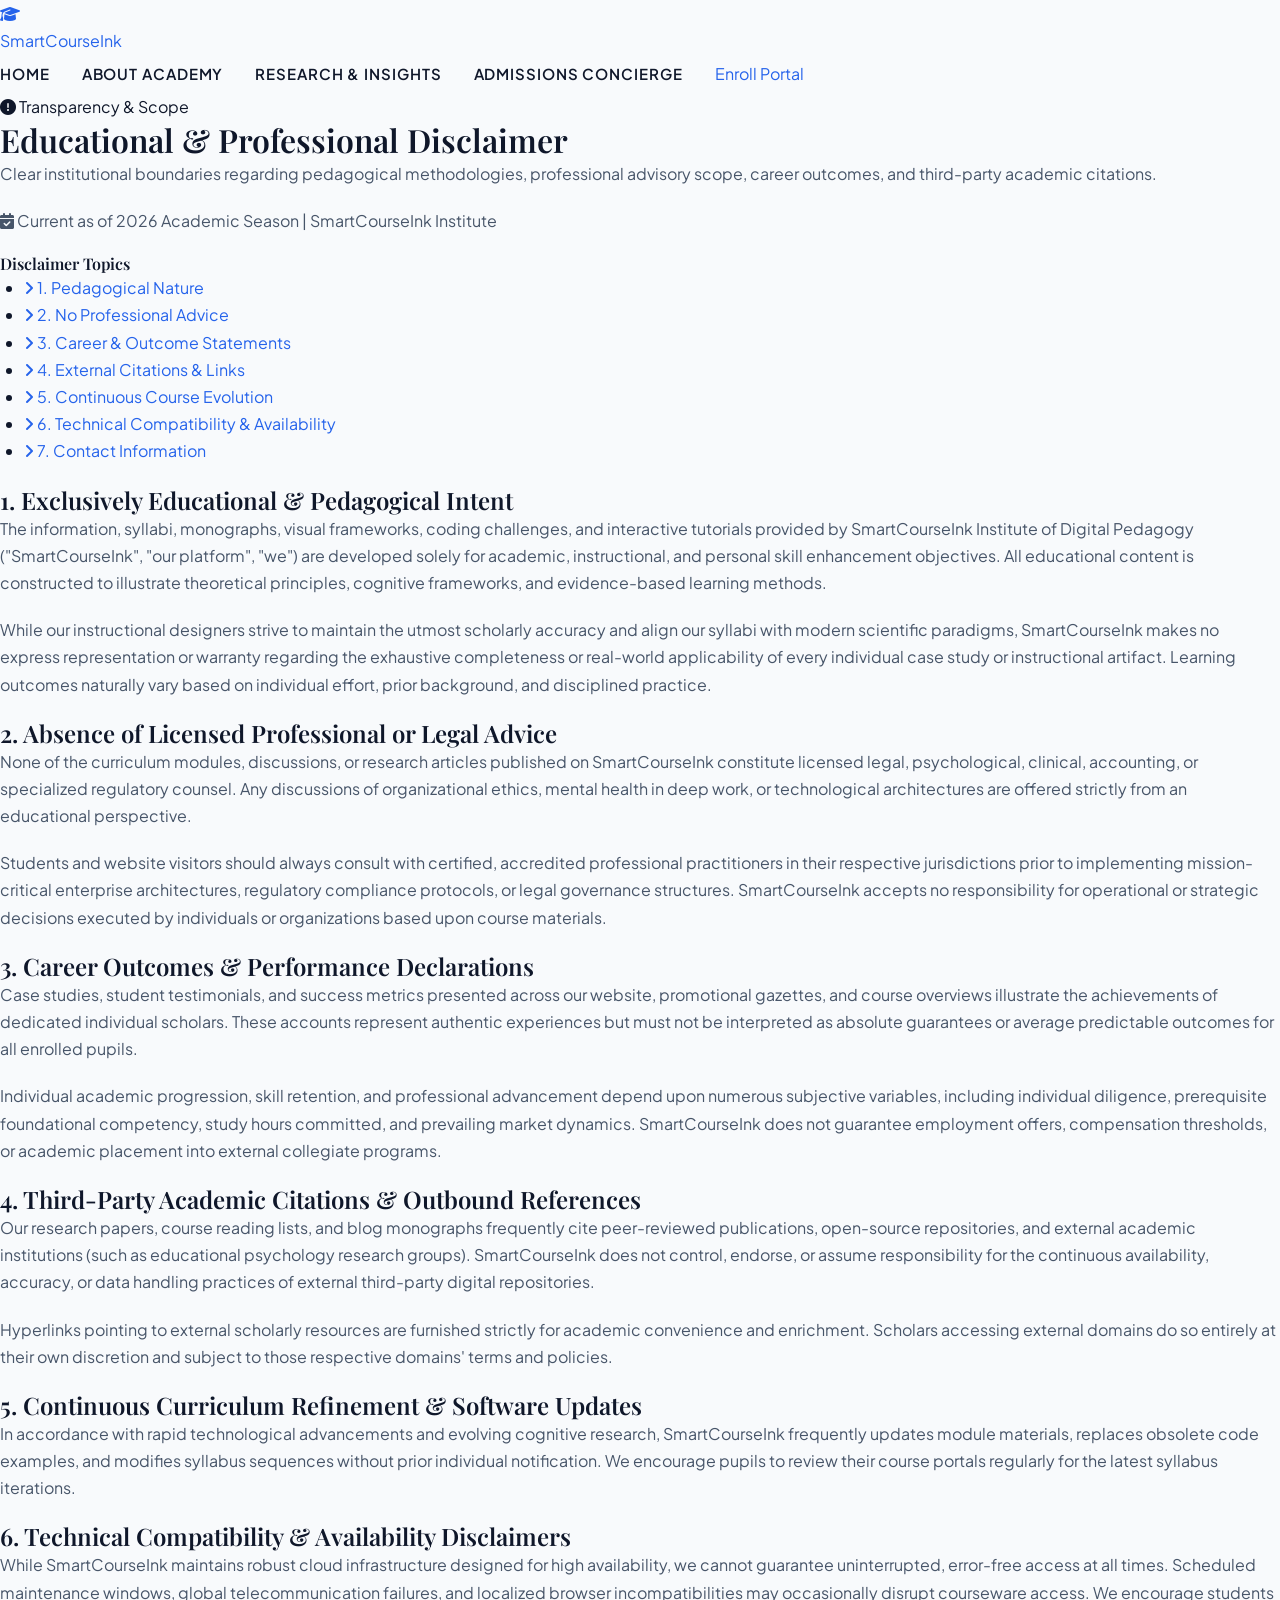
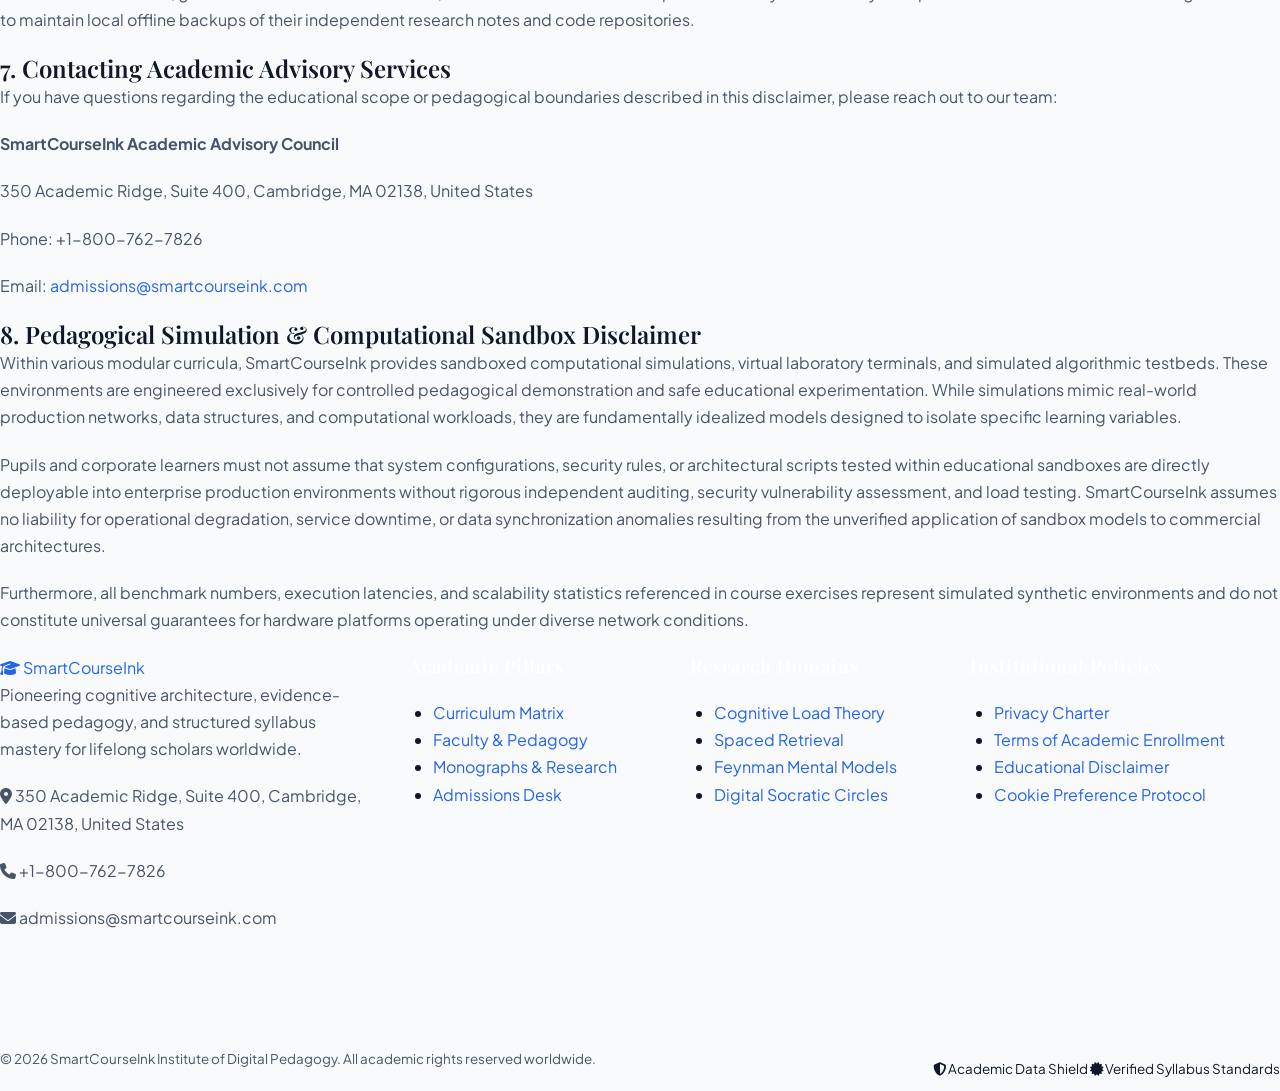
<file: disclaimer.html>
<!DOCTYPE html>
<html lang="en">
<head>
    <meta charset="UTF-8">
    <meta name="viewport" content="width=device-width, initial-scale=1.0">
    <title>Educational & Professional Disclaimer | SmartCourseInk</title>
    <meta name="description" content="Read the educational and pedagogical disclaimer outlining curriculum intentions, learning scope, and outcome declarations at SmartCourseInk.">
    <link rel="canonical" href="https://smartcourseink.com/disclaimer.html">
    <meta name="og:title" content="Educational Disclaimer | SmartCourseInk">
    <meta name="og:description" content="Pedagogical transparency, learning guarantees declaration, and educational scope disclaimer of SmartCourseInk.">
    <meta name="og:type" content="website">
    <meta name="og:url" content="https://smartcourseink.com/disclaimer.html">
    <link rel="stylesheet" href="style.css">
    <link rel="preconnect" href="https://fonts.googleapis.com">
    <link rel="preconnect" href="https://fonts.gstatic.com" crossorigin>
    <link href="https://fonts.googleapis.com/css2?family=Playfair+Display:ital,wght@0,500;0,700;0,800;1,400&family=Plus+Jakarta+Sans:wght@300;400;500;600;700;800&family=Fira+Code:wght@400;500;600&display=swap" rel="stylesheet">
    <link rel="stylesheet" href="https://cdnjs.cloudflare.com/ajax/libs/font-awesome/6.4.0/css/all.min.css">
    <!-- Google tag (gtag.js) -->
<script async src="https://www.googletagmanager.com/gtag/js?id=G-0LY0HY7L01"></script>
<script>
  window.dataLayer = window.dataLayer || [];
  function gtag(){dataLayer.push(arguments);}
  gtag('js', new Date());

  gtag('config', 'G-0LY0HY7L01');
</script>
</head>
<body>
    <nav class="navbar" id="mainNav">
    <div class="nav-container">
        <a href="index.html" class="brand-logo">
            <span class="logo-mark"><i class="fas fa-graduation-cap"></i></span>
            <span class="logo-text">SmartCourse<span class="logo-accent">Ink</span></span>
        </a>
        <div class="nav-links" id="navLinks">
            <a href="index.html" class="nav-link">Home</a>
            <a href="about.html" class="nav-link">About Academy</a>
            <a href="blog.html" class="nav-link">Research & Insights</a>
            <a href="contact.html" class="nav-link">Admissions Concierge</a>
            <a href="contact.html" class="nav-cta-btn">Enroll Portal</a>
        </div>
        <button class="mobile-toggle" id="mobileToggle" aria-label="Toggle navigation menu">
            <i class="fas fa-bars"></i>
        </button>
    </div>
</nav>

    <header class="page-header">
        <div class="page-header-container">
            <span class="sub-badge"><i class="fas fa-circle-exclamation"></i> Transparency & Scope</span>
            <h1 class="page-title">Educational & Professional Disclaimer</h1>
            <p class="page-subtitle">Clear institutional boundaries regarding pedagogical methodologies, professional advisory scope, career outcomes, and third-party academic citations.</p>
            <p class="policy-meta-date"><i class="fas fa-calendar-check"></i> Current as of 2026 Academic Season | SmartCourseInk Institute</p>
        </div>
    </header>

    <main class="legal-main">
        <div class="legal-container">
            <div class="legal-sidebar">
                <div class="legal-nav-box">
                    <h4>Disclaimer Topics</h4>
                    <ul>
                        <li><a href="#disc-1"><i class="fas fa-angle-right"></i> 1. Pedagogical Nature</a></li>
                        <li><a href="#disc-2"><i class="fas fa-angle-right"></i> 2. No Professional Advice</a></li>
                        <li><a href="#disc-3"><i class="fas fa-angle-right"></i> 3. Career & Outcome Statements</a></li>
                        <li><a href="#disc-4"><i class="fas fa-angle-right"></i> 4. External Citations & Links</a></li>
                        <li><a href="#disc-5"><i class="fas fa-angle-right"></i> 5. Continuous Course Evolution</a></li>
                        <li><a href="#disc-6"><i class="fas fa-angle-right"></i> 6. Technical Compatibility & Availability</a></li>
                        <li><a href="#disc-7"><i class="fas fa-angle-right"></i> 7. Contact Information</a></li>
                    </ul>
                </div>
            </div>

            <div class="legal-body">
                <section id="disc-1" class="legal-section">
                    <h2>1. Exclusively Educational & Pedagogical Intent</h2>
                    <p>The information, syllabi, monographs, visual frameworks, coding challenges, and interactive tutorials provided by SmartCourseInk Institute of Digital Pedagogy ("SmartCourseInk", "our platform", "we") are developed solely for academic, instructional, and personal skill enhancement objectives. All educational content is constructed to illustrate theoretical principles, cognitive frameworks, and evidence-based learning methods.</p>
                    <p>While our instructional designers strive to maintain the utmost scholarly accuracy and align our syllabi with modern scientific paradigms, SmartCourseInk makes no express representation or warranty regarding the exhaustive completeness or real-world applicability of every individual case study or instructional artifact. Learning outcomes naturally vary based on individual effort, prior background, and disciplined practice.</p>
                </section>

                <section id="disc-2" class="legal-section">
                    <h2>2. Absence of Licensed Professional or Legal Advice</h2>
                    <p>None of the curriculum modules, discussions, or research articles published on SmartCourseInk constitute licensed legal, psychological, clinical, accounting, or specialized regulatory counsel. Any discussions of organizational ethics, mental health in deep work, or technological architectures are offered strictly from an educational perspective.</p>
                    <p>Students and website visitors should always consult with certified, accredited professional practitioners in their respective jurisdictions prior to implementing mission-critical enterprise architectures, regulatory compliance protocols, or legal governance structures. SmartCourseInk accepts no responsibility for operational or strategic decisions executed by individuals or organizations based upon course materials.</p>
                </section>

                <section id="disc-3" class="legal-section">
                    <h2>3. Career Outcomes & Performance Declarations</h2>
                    <p>Case studies, student testimonials, and success metrics presented across our website, promotional gazettes, and course overviews illustrate the achievements of dedicated individual scholars. These accounts represent authentic experiences but must not be interpreted as absolute guarantees or average predictable outcomes for all enrolled pupils.</p>
                    <p>Individual academic progression, skill retention, and professional advancement depend upon numerous subjective variables, including individual diligence, prerequisite foundational competency, study hours committed, and prevailing market dynamics. SmartCourseInk does not guarantee employment offers, compensation thresholds, or academic placement into external collegiate programs.</p>
                </section>

                <section id="disc-4" class="legal-section">
                    <h2>4. Third-Party Academic Citations & Outbound References</h2>
                    <p>Our research papers, course reading lists, and blog monographs frequently cite peer-reviewed publications, open-source repositories, and external academic institutions (such as educational psychology research groups). SmartCourseInk does not control, endorse, or assume responsibility for the continuous availability, accuracy, or data handling practices of external third-party digital repositories.</p>
                    <p>Hyperlinks pointing to external scholarly resources are furnished strictly for academic convenience and enrichment. Scholars accessing external domains do so entirely at their own discretion and subject to those respective domains' terms and policies.</p>
                </section>

                <section id="disc-5" class="legal-section">
                    <h2>5. Continuous Curriculum Refinement & Software Updates</h2>
                    <p>In accordance with rapid technological advancements and evolving cognitive research, SmartCourseInk frequently updates module materials, replaces obsolete code examples, and modifies syllabus sequences without prior individual notification. We encourage pupils to review their course portals regularly for the latest syllabus iterations.</p>
                </section>

                <section id="disc-6" class="legal-section">
                    <h2>6. Technical Compatibility & Availability Disclaimers</h2>
                    <p>While SmartCourseInk maintains robust cloud infrastructure designed for high availability, we cannot guarantee uninterrupted, error-free access at all times. Scheduled maintenance windows, global telecommunication failures, and localized browser incompatibilities may occasionally disrupt courseware access. We encourage students to maintain local offline backups of their independent research notes and code repositories.</p>
                </section>

                <section id="disc-7" class="legal-section">
                    <h2>7. Contacting Academic Advisory Services</h2>
                    <p>If you have questions regarding the educational scope or pedagogical boundaries described in this disclaimer, please reach out to our team:</p>
                    <div class="legal-contact-card">
                        <p><strong>SmartCourseInk Academic Advisory Council</strong></p>
                        <p>350 Academic Ridge, Suite 400, Cambridge, MA 02138, United States</p>
                        <p>Phone: +1-800-762-7826</p>
                        <p>Email: <a href="mailto:admissions@smartcourseink.com">admissions@smartcourseink.com</a></p>
                    </div>
                </section>

                <section id="disc-extra" class="legal-section">
                    <h2>8. Pedagogical Simulation & Computational Sandbox Disclaimer</h2>
                    <p>Within various modular curricula, SmartCourseInk provides sandboxed computational simulations, virtual laboratory terminals, and simulated algorithmic testbeds. These environments are engineered exclusively for controlled pedagogical demonstration and safe educational experimentation. While simulations mimic real-world production networks, data structures, and computational workloads, they are fundamentally idealized models designed to isolate specific learning variables.</p>
                    <p>Pupils and corporate learners must not assume that system configurations, security rules, or architectural scripts tested within educational sandboxes are directly deployable into enterprise production environments without rigorous independent auditing, security vulnerability assessment, and load testing. SmartCourseInk assumes no liability for operational degradation, service downtime, or data synchronization anomalies resulting from the unverified application of sandbox models to commercial architectures.</p>
                    <p>Furthermore, all benchmark numbers, execution latencies, and scalability statistics referenced in course exercises represent simulated synthetic environments and do not constitute universal guarantees for hardware platforms operating under diverse network conditions.</p>
                </section>
            </div>
        </div>
    </main>

    <footer class="footer-root">
    <div class="footer-container">
        <div class="footer-grid">
            <div class="footer-col brand-col">
                <a href="index.html" class="footer-logo">
                    <span class="logo-mark"><i class="fas fa-graduation-cap"></i></span>
                    <span class="logo-text">SmartCourse<span class="logo-accent">Ink</span></span>
                </a>
                <p class="footer-tagline">Pioneering cognitive architecture, evidence-based pedagogy, and structured syllabus mastery for lifelong scholars worldwide.</p>
                <div class="contact-brief">
                    <p><i class="fas fa-location-dot"></i> 350 Academic Ridge, Suite 400, Cambridge, MA 02138, United States</p>
                    <p><i class="fas fa-phone"></i> +1-800-762-7826</p>
                    <p><i class="fas fa-envelope"></i> admissions@smartcourseink.com</p>
                </div>
            </div>
            <div class="footer-col">
                <h4 class="footer-heading">Academic Pillars</h4>
                <ul class="footer-nav-list">
                    <li><a href="index.html">Curriculum Matrix</a></li>
                    <li><a href="about.html">Faculty & Pedagogy</a></li>
                    <li><a href="blog.html">Monographs & Research</a></li>
                    <li><a href="contact.html">Admissions Desk</a></li>
                </ul>
            </div>
            <div class="footer-col">
                <h4 class="footer-heading">Research Domains</h4>
                <ul class="footer-nav-list">
                    <li><a href="blog/cognitive-load-theory-and-digital-curriculum-architecture.html">Cognitive Load Theory</a></li>
                    <li><a href="blog/spaced-retrieval-mechanics-and-long-term-memory-consolidation.html">Spaced Retrieval</a></li>
                    <li><a href="blog/the-feynman-technique-mental-models-and-first-principles-mastery.html">Feynman Mental Models</a></li>
                    <li><a href="blog/socratic-inquiry-and-collaborative-peer-pedagogy-in-digital-academies.html">Digital Socratic Circles</a></li>
                </ul>
            </div>
            <div class="footer-col">
                <h4 class="footer-heading">Institutional Policies</h4>
                <ul class="footer-nav-list">
                    <li><a href="privacy.html">Privacy Charter</a></li>
                    <li><a href="terms.html">Terms of Academic Enrollment</a></li>
                    <li><a href="disclaimer.html">Educational Disclaimer</a></li>
                    <li><a href="cookies.html">Cookie Preference Protocol</a></li>
                </ul>
            </div>
        </div>
        <div class="footer-bottom">
            <p>&copy; 2026 SmartCourseInk Institute of Digital Pedagogy. All academic rights reserved worldwide.</p>
            <div class="footer-trust-badges">
                <span><i class="fas fa-shield-halved"></i> Academic Data Shield</span>
                <span><i class="fas fa-certificate"></i> Verified Syllabus Standards</span>
            </div>
        </div>
    </div>
</footer>
    <script src="script.js"></script>
</body>
</html>
</file>
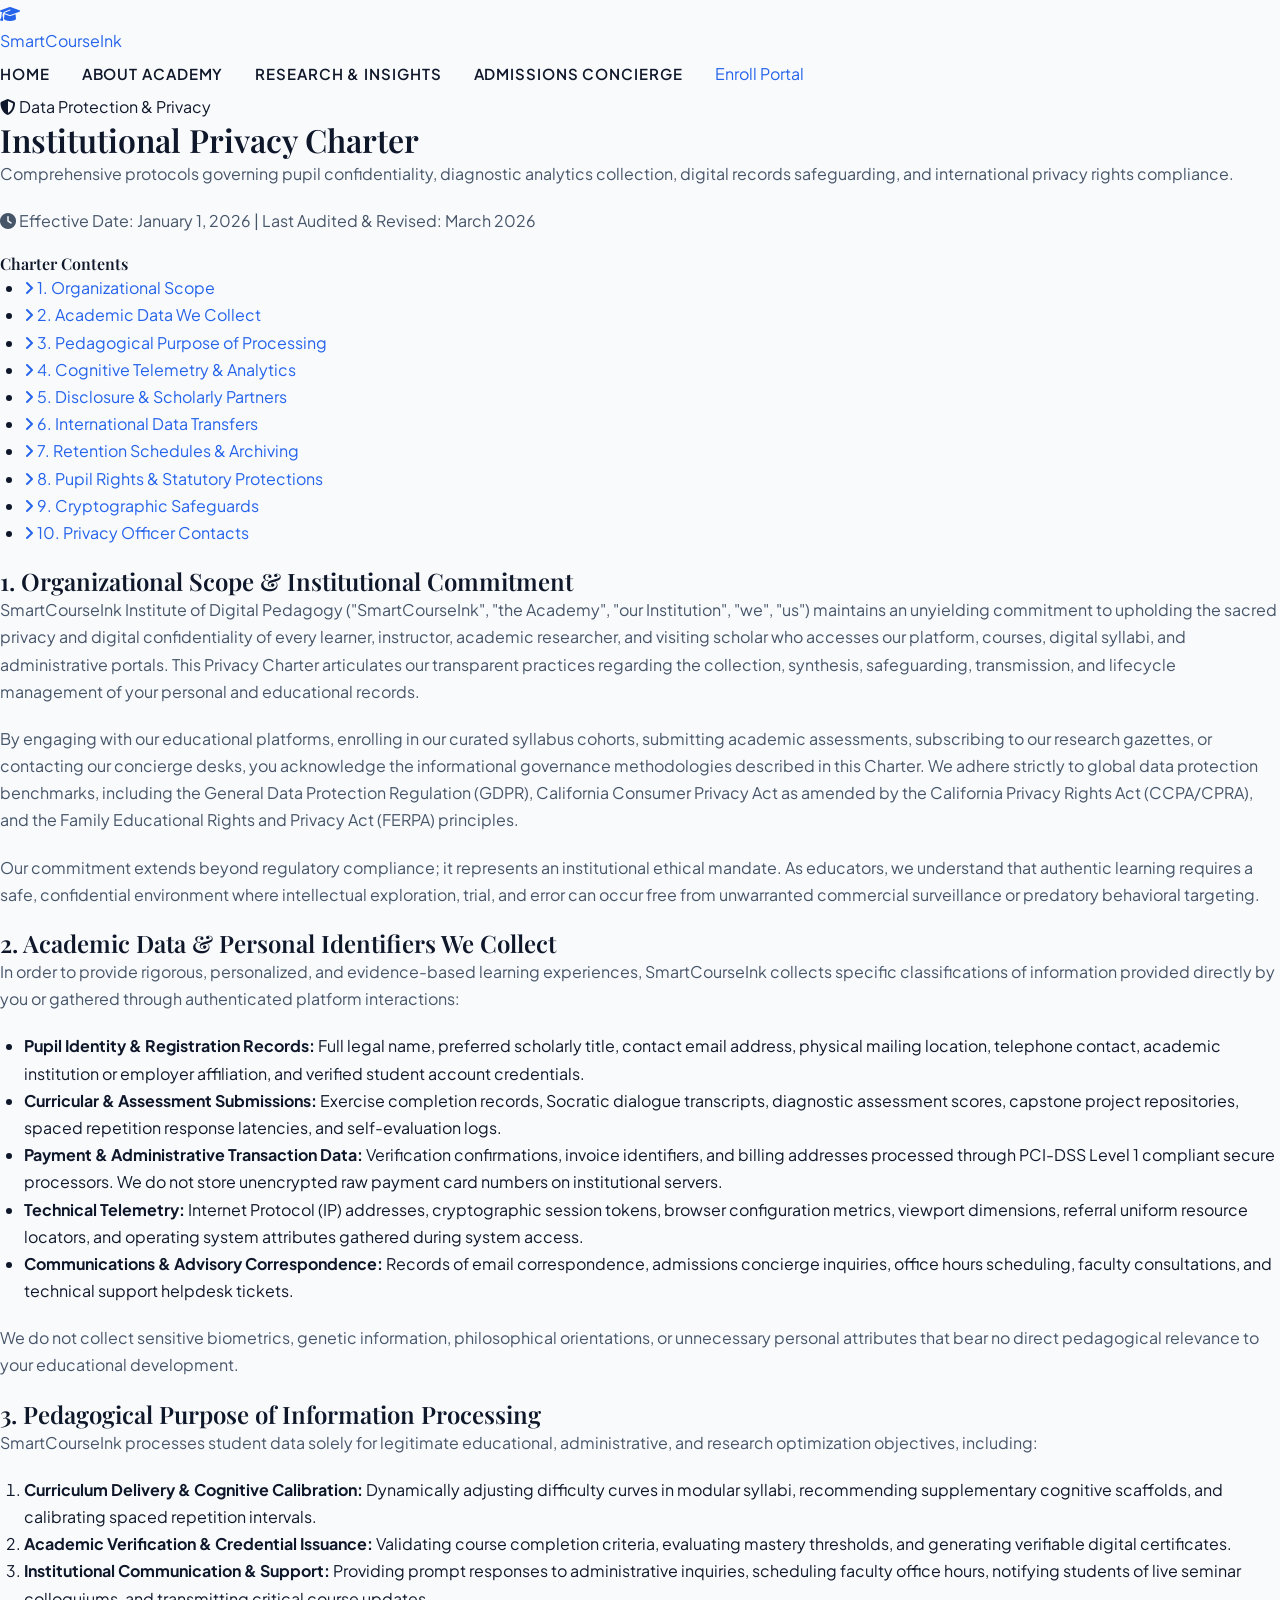
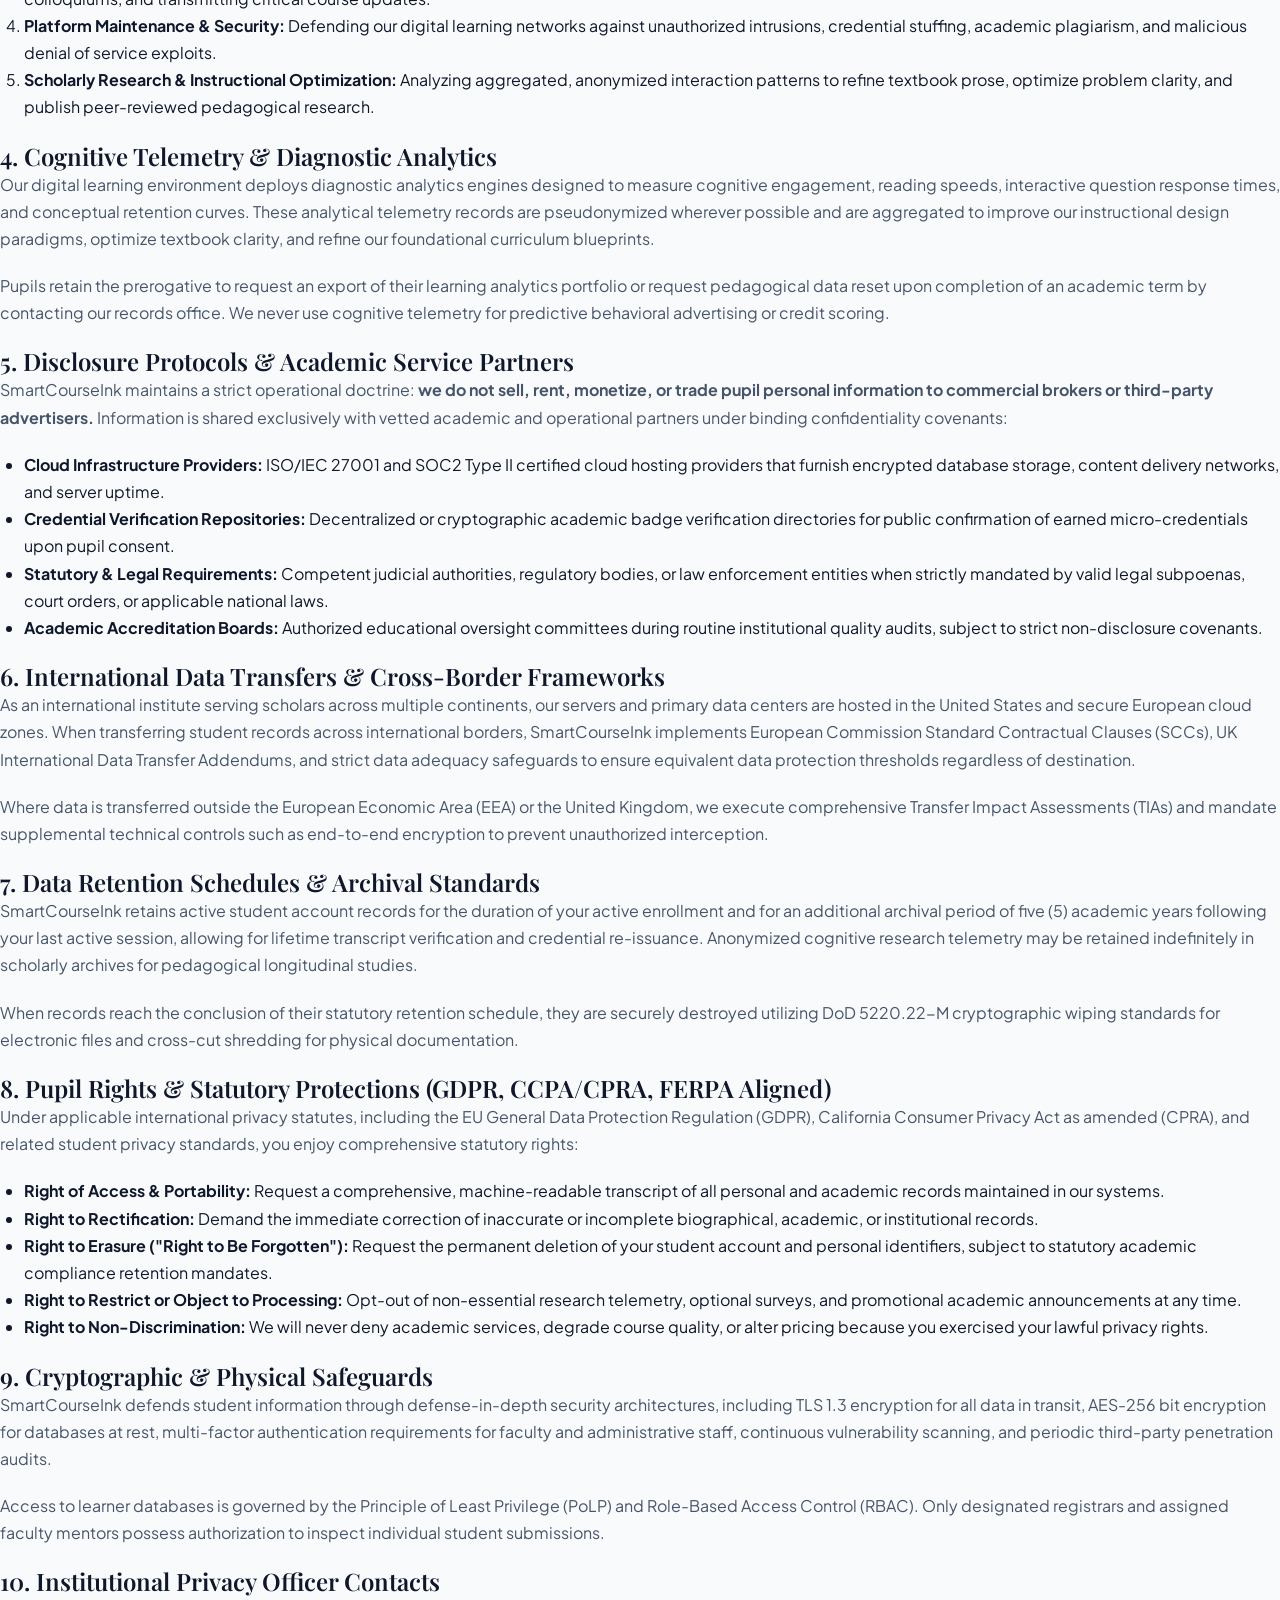
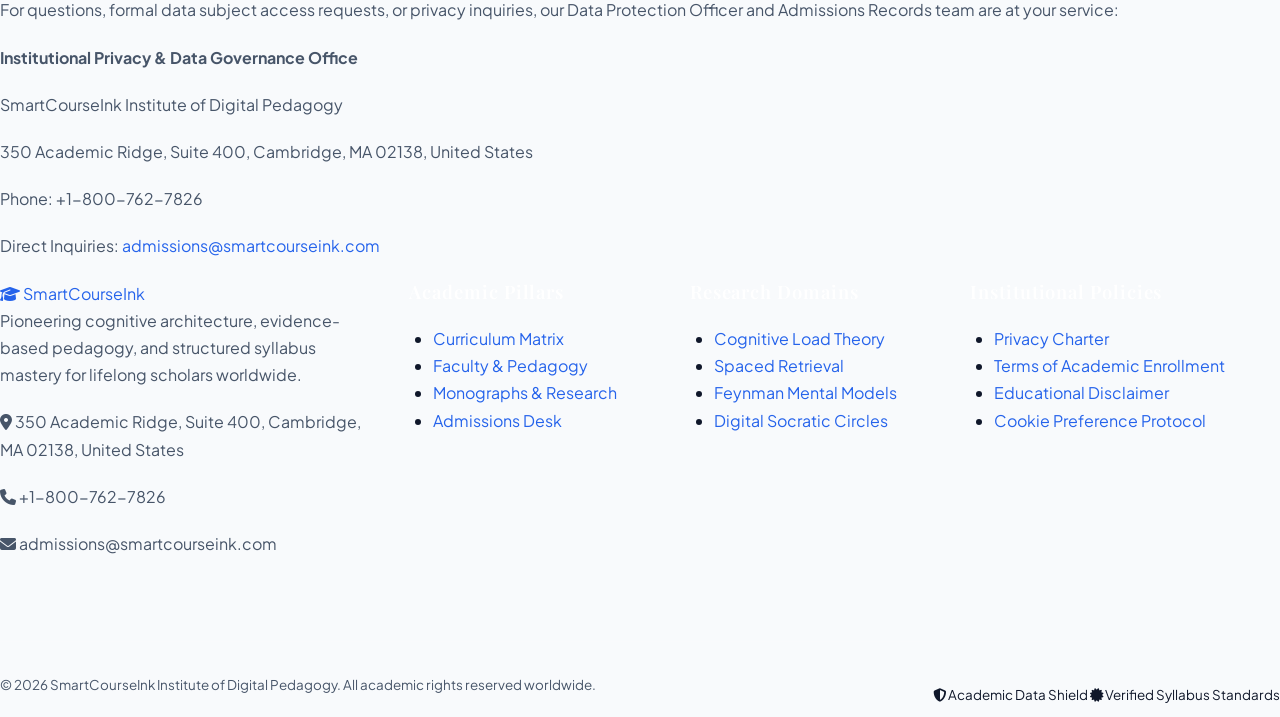
<file: privacy.html>
<!DOCTYPE html>
<html lang="en">
<head>
    <meta charset="UTF-8">
    <meta name="viewport" content="width=device-width, initial-scale=1.0">
    <title>Privacy Charter & Data Governance | SmartCourseInk</title>
    <meta name="description" content="Read the comprehensive Privacy Charter and learner data protection governance framework of SmartCourseInk Institute of Digital Pedagogy.">
    <link rel="canonical" href="https://smartcourseink.com/privacy.html">
    <meta name="og:title" content="Privacy Charter | SmartCourseInk">
    <meta name="og:description" content="Institutional privacy protocols, pupil data safeguards, and student confidentiality governance at SmartCourseInk.">
    <meta name="og:type" content="website">
    <meta name="og:url" content="https://smartcourseink.com/privacy.html">
    <link rel="stylesheet" href="style.css">
    <link rel="preconnect" href="https://fonts.googleapis.com">
    <link rel="preconnect" href="https://fonts.gstatic.com" crossorigin>
    <link href="https://fonts.googleapis.com/css2?family=Playfair+Display:ital,wght@0,500;0,700;0,800;1,400&family=Plus+Jakarta+Sans:wght@300;400;500;600;700;800&family=Fira+Code:wght@400;500;600&display=swap" rel="stylesheet">
    <link rel="stylesheet" href="https://cdnjs.cloudflare.com/ajax/libs/font-awesome/6.4.0/css/all.min.css">
    <!-- Google tag (gtag.js) -->
<script async src="https://www.googletagmanager.com/gtag/js?id=G-0LY0HY7L01"></script>
<script>
  window.dataLayer = window.dataLayer || [];
  function gtag(){dataLayer.push(arguments);}
  gtag('js', new Date());

  gtag('config', 'G-0LY0HY7L01');
</script>
</head>
<body>
    <nav class="navbar" id="mainNav">
    <div class="nav-container">
        <a href="index.html" class="brand-logo">
            <span class="logo-mark"><i class="fas fa-graduation-cap"></i></span>
            <span class="logo-text">SmartCourse<span class="logo-accent">Ink</span></span>
        </a>
        <div class="nav-links" id="navLinks">
            <a href="index.html" class="nav-link">Home</a>
            <a href="about.html" class="nav-link">About Academy</a>
            <a href="blog.html" class="nav-link">Research & Insights</a>
            <a href="contact.html" class="nav-link">Admissions Concierge</a>
            <a href="contact.html" class="nav-cta-btn">Enroll Portal</a>
        </div>
        <button class="mobile-toggle" id="mobileToggle" aria-label="Toggle navigation menu">
            <i class="fas fa-bars"></i>
        </button>
    </div>
</nav>

    <header class="page-header">
        <div class="page-header-container">
            <span class="sub-badge"><i class="fas fa-shield-halved"></i> Data Protection & Privacy</span>
            <h1 class="page-title">Institutional Privacy Charter</h1>
            <p class="page-subtitle">Comprehensive protocols governing pupil confidentiality, diagnostic analytics collection, digital records safeguarding, and international privacy rights compliance.</p>
            <p class="policy-meta-date"><i class="fas fa-clock"></i> Effective Date: January 1, 2026 | Last Audited & Revised: March 2026</p>
        </div>
    </header>

    <main class="legal-main">
        <div class="legal-container">
            <div class="legal-sidebar">
                <div class="legal-nav-box">
                    <h4>Charter Contents</h4>
                    <ul>
                        <li><a href="#section-1"><i class="fas fa-angle-right"></i> 1. Organizational Scope</a></li>
                        <li><a href="#section-2"><i class="fas fa-angle-right"></i> 2. Academic Data We Collect</a></li>
                        <li><a href="#section-3"><i class="fas fa-angle-right"></i> 3. Pedagogical Purpose of Processing</a></li>
                        <li><a href="#section-4"><i class="fas fa-angle-right"></i> 4. Cognitive Telemetry & Analytics</a></li>
                        <li><a href="#section-5"><i class="fas fa-angle-right"></i> 5. Disclosure & Scholarly Partners</a></li>
                        <li><a href="#section-6"><i class="fas fa-angle-right"></i> 6. International Data Transfers</a></li>
                        <li><a href="#section-7"><i class="fas fa-angle-right"></i> 7. Retention Schedules & Archiving</a></li>
                        <li><a href="#section-8"><i class="fas fa-angle-right"></i> 8. Pupil Rights & Statutory Protections</a></li>
                        <li><a href="#section-9"><i class="fas fa-angle-right"></i> 9. Cryptographic Safeguards</a></li>
                        <li><a href="#section-10"><i class="fas fa-angle-right"></i> 10. Privacy Officer Contacts</a></li>
                    </ul>
                </div>
            </div>

            <div class="legal-body">
                <section id="section-1" class="legal-section">
                    <h2>1. Organizational Scope & Institutional Commitment</h2>
                    <p>SmartCourseInk Institute of Digital Pedagogy ("SmartCourseInk", "the Academy", "our Institution", "we", "us") maintains an unyielding commitment to upholding the sacred privacy and digital confidentiality of every learner, instructor, academic researcher, and visiting scholar who accesses our platform, courses, digital syllabi, and administrative portals. This Privacy Charter articulates our transparent practices regarding the collection, synthesis, safeguarding, transmission, and lifecycle management of your personal and educational records.</p>
                    <p>By engaging with our educational platforms, enrolling in our curated syllabus cohorts, submitting academic assessments, subscribing to our research gazettes, or contacting our concierge desks, you acknowledge the informational governance methodologies described in this Charter. We adhere strictly to global data protection benchmarks, including the General Data Protection Regulation (GDPR), California Consumer Privacy Act as amended by the California Privacy Rights Act (CCPA/CPRA), and the Family Educational Rights and Privacy Act (FERPA) principles.</p>
                    <p>Our commitment extends beyond regulatory compliance; it represents an institutional ethical mandate. As educators, we understand that authentic learning requires a safe, confidential environment where intellectual exploration, trial, and error can occur free from unwarranted commercial surveillance or predatory behavioral targeting.</p>
                </section>

                <section id="section-2" class="legal-section">
                    <h2>2. Academic Data & Personal Identifiers We Collect</h2>
                    <p>In order to provide rigorous, personalized, and evidence-based learning experiences, SmartCourseInk collects specific classifications of information provided directly by you or gathered through authenticated platform interactions:</p>
                    <ul>
                        <li><strong>Pupil Identity & Registration Records:</strong> Full legal name, preferred scholarly title, contact email address, physical mailing location, telephone contact, academic institution or employer affiliation, and verified student account credentials.</li>
                        <li><strong>Curricular & Assessment Submissions:</strong> Exercise completion records, Socratic dialogue transcripts, diagnostic assessment scores, capstone project repositories, spaced repetition response latencies, and self-evaluation logs.</li>
                        <li><strong>Payment & Administrative Transaction Data:</strong> Verification confirmations, invoice identifiers, and billing addresses processed through PCI-DSS Level 1 compliant secure processors. We do not store unencrypted raw payment card numbers on institutional servers.</li>
                        <li><strong>Technical Telemetry:</strong> Internet Protocol (IP) addresses, cryptographic session tokens, browser configuration metrics, viewport dimensions, referral uniform resource locators, and operating system attributes gathered during system access.</li>
                        <li><strong>Communications & Advisory Correspondence:</strong> Records of email correspondence, admissions concierge inquiries, office hours scheduling, faculty consultations, and technical support helpdesk tickets.</li>
                    </ul>
                    <p>We do not collect sensitive biometrics, genetic information, philosophical orientations, or unnecessary personal attributes that bear no direct pedagogical relevance to your educational development.</p>
                </section>

                <section id="section-3" class="legal-section">
                    <h2>3. Pedagogical Purpose of Information Processing</h2>
                    <p>SmartCourseInk processes student data solely for legitimate educational, administrative, and research optimization objectives, including:</p>
                    <ol>
                        <li><strong>Curriculum Delivery & Cognitive Calibration:</strong> Dynamically adjusting difficulty curves in modular syllabi, recommending supplementary cognitive scaffolds, and calibrating spaced repetition intervals.</li>
                        <li><strong>Academic Verification & Credential Issuance:</strong> Validating course completion criteria, evaluating mastery thresholds, and generating verifiable digital certificates.</li>
                        <li><strong>Institutional Communication & Support:</strong> Providing prompt responses to administrative inquiries, scheduling faculty office hours, notifying students of live seminar colloquiums, and transmitting critical course updates.</li>
                        <li><strong>Platform Maintenance & Security:</strong> Defending our digital learning networks against unauthorized intrusions, credential stuffing, academic plagiarism, and malicious denial of service exploits.</li>
                        <li><strong>Scholarly Research & Instructional Optimization:</strong> Analyzing aggregated, anonymized interaction patterns to refine textbook prose, optimize problem clarity, and publish peer-reviewed pedagogical research.</li>
                    </ol>
                </section>

                <section id="section-4" class="legal-section">
                    <h2>4. Cognitive Telemetry & Diagnostic Analytics</h2>
                    <p>Our digital learning environment deploys diagnostic analytics engines designed to measure cognitive engagement, reading speeds, interactive question response times, and conceptual retention curves. These analytical telemetry records are pseudonymized wherever possible and are aggregated to improve our instructional design paradigms, optimize textbook clarity, and refine our foundational curriculum blueprints.</p>
                    <p>Pupils retain the prerogative to request an export of their learning analytics portfolio or request pedagogical data reset upon completion of an academic term by contacting our records office. We never use cognitive telemetry for predictive behavioral advertising or credit scoring.</p>
                </section>

                <section id="section-5" class="legal-section">
                    <h2>5. Disclosure Protocols & Academic Service Partners</h2>
                    <p>SmartCourseInk maintains a strict operational doctrine: <strong>we do not sell, rent, monetize, or trade pupil personal information to commercial brokers or third-party advertisers.</strong> Information is shared exclusively with vetted academic and operational partners under binding confidentiality covenants:</p>
                    <ul>
                        <li><strong>Cloud Infrastructure Providers:</strong> ISO/IEC 27001 and SOC2 Type II certified cloud hosting providers that furnish encrypted database storage, content delivery networks, and server uptime.</li>
                        <li><strong>Credential Verification Repositories:</strong> Decentralized or cryptographic academic badge verification directories for public confirmation of earned micro-credentials upon pupil consent.</li>
                        <li><strong>Statutory & Legal Requirements:</strong> Competent judicial authorities, regulatory bodies, or law enforcement entities when strictly mandated by valid legal subpoenas, court orders, or applicable national laws.</li>
                        <li><strong>Academic Accreditation Boards:</strong> Authorized educational oversight committees during routine institutional quality audits, subject to strict non-disclosure covenants.</li>
                    </ul>
                </section>

                <section id="section-6" class="legal-section">
                    <h2>6. International Data Transfers & Cross-Border Frameworks</h2>
                    <p>As an international institute serving scholars across multiple continents, our servers and primary data centers are hosted in the United States and secure European cloud zones. When transferring student records across international borders, SmartCourseInk implements European Commission Standard Contractual Clauses (SCCs), UK International Data Transfer Addendums, and strict data adequacy safeguards to ensure equivalent data protection thresholds regardless of destination.</p>
                    <p>Where data is transferred outside the European Economic Area (EEA) or the United Kingdom, we execute comprehensive Transfer Impact Assessments (TIAs) and mandate supplemental technical controls such as end-to-end encryption to prevent unauthorized interception.</p>
                </section>

                <section id="section-7" class="legal-section">
                    <h2>7. Data Retention Schedules & Archival Standards</h2>
                    <p>SmartCourseInk retains active student account records for the duration of your active enrollment and for an additional archival period of five (5) academic years following your last active session, allowing for lifetime transcript verification and credential re-issuance. Anonymized cognitive research telemetry may be retained indefinitely in scholarly archives for pedagogical longitudinal studies.</p>
                    <p>When records reach the conclusion of their statutory retention schedule, they are securely destroyed utilizing DoD 5220.22-M cryptographic wiping standards for electronic files and cross-cut shredding for physical documentation.</p>
                </section>

                <section id="section-8" class="legal-section">
                    <h2>8. Pupil Rights & Statutory Protections (GDPR, CCPA/CPRA, FERPA Aligned)</h2>
                    <p>Under applicable international privacy statutes, including the EU General Data Protection Regulation (GDPR), California Consumer Privacy Act as amended (CPRA), and related student privacy standards, you enjoy comprehensive statutory rights:</p>
                    <ul>
                        <li><strong>Right of Access & Portability:</strong> Request a comprehensive, machine-readable transcript of all personal and academic records maintained in our systems.</li>
                        <li><strong>Right to Rectification:</strong> Demand the immediate correction of inaccurate or incomplete biographical, academic, or institutional records.</li>
                        <li><strong>Right to Erasure ("Right to Be Forgotten"):</strong> Request the permanent deletion of your student account and personal identifiers, subject to statutory academic compliance retention mandates.</li>
                        <li><strong>Right to Restrict or Object to Processing:</strong> Opt-out of non-essential research telemetry, optional surveys, and promotional academic announcements at any time.</li>
                        <li><strong>Right to Non-Discrimination:</strong> We will never deny academic services, degrade course quality, or alter pricing because you exercised your lawful privacy rights.</li>
                    </ul>
                </section>

                <section id="section-9" class="legal-section">
                    <h2>9. Cryptographic & Physical Safeguards</h2>
                    <p>SmartCourseInk defends student information through defense-in-depth security architectures, including TLS 1.3 encryption for all data in transit, AES-256 bit encryption for databases at rest, multi-factor authentication requirements for faculty and administrative staff, continuous vulnerability scanning, and periodic third-party penetration audits.</p>
                    <p>Access to learner databases is governed by the Principle of Least Privilege (PoLP) and Role-Based Access Control (RBAC). Only designated registrars and assigned faculty mentors possess authorization to inspect individual student submissions.</p>
                </section>

                <section id="section-10" class="legal-section">
                    <h2>10. Institutional Privacy Officer Contacts</h2>
                    <p>For questions, formal data subject access requests, or privacy inquiries, our Data Protection Officer and Admissions Records team are at your service:</p>
                    <div class="legal-contact-card">
                        <p><strong>Institutional Privacy & Data Governance Office</strong></p>
                        <p>SmartCourseInk Institute of Digital Pedagogy</p>
                        <p>350 Academic Ridge, Suite 400, Cambridge, MA 02138, United States</p>
                        <p>Phone: +1-800-762-7826</p>
                        <p>Direct Inquiries: <a href="mailto:admissions@smartcourseink.com">admissions@smartcourseink.com</a></p>
                    </div>
                </section>
            </div>
        </div>
    </main>

    <footer class="footer-root">
    <div class="footer-container">
        <div class="footer-grid">
            <div class="footer-col brand-col">
                <a href="index.html" class="footer-logo">
                    <span class="logo-mark"><i class="fas fa-graduation-cap"></i></span>
                    <span class="logo-text">SmartCourse<span class="logo-accent">Ink</span></span>
                </a>
                <p class="footer-tagline">Pioneering cognitive architecture, evidence-based pedagogy, and structured syllabus mastery for lifelong scholars worldwide.</p>
                <div class="contact-brief">
                    <p><i class="fas fa-location-dot"></i> 350 Academic Ridge, Suite 400, Cambridge, MA 02138, United States</p>
                    <p><i class="fas fa-phone"></i> +1-800-762-7826</p>
                    <p><i class="fas fa-envelope"></i> admissions@smartcourseink.com</p>
                </div>
            </div>
            <div class="footer-col">
                <h4 class="footer-heading">Academic Pillars</h4>
                <ul class="footer-nav-list">
                    <li><a href="index.html">Curriculum Matrix</a></li>
                    <li><a href="about.html">Faculty & Pedagogy</a></li>
                    <li><a href="blog.html">Monographs & Research</a></li>
                    <li><a href="contact.html">Admissions Desk</a></li>
                </ul>
            </div>
            <div class="footer-col">
                <h4 class="footer-heading">Research Domains</h4>
                <ul class="footer-nav-list">
                    <li><a href="blog/cognitive-load-theory-and-digital-curriculum-architecture.html">Cognitive Load Theory</a></li>
                    <li><a href="blog/spaced-retrieval-mechanics-and-long-term-memory-consolidation.html">Spaced Retrieval</a></li>
                    <li><a href="blog/the-feynman-technique-mental-models-and-first-principles-mastery.html">Feynman Mental Models</a></li>
                    <li><a href="blog/socratic-inquiry-and-collaborative-peer-pedagogy-in-digital-academies.html">Digital Socratic Circles</a></li>
                </ul>
            </div>
            <div class="footer-col">
                <h4 class="footer-heading">Institutional Policies</h4>
                <ul class="footer-nav-list">
                    <li><a href="privacy.html">Privacy Charter</a></li>
                    <li><a href="terms.html">Terms of Academic Enrollment</a></li>
                    <li><a href="disclaimer.html">Educational Disclaimer</a></li>
                    <li><a href="cookies.html">Cookie Preference Protocol</a></li>
                </ul>
            </div>
        </div>
        <div class="footer-bottom">
            <p>&copy; 2026 SmartCourseInk Institute of Digital Pedagogy. All academic rights reserved worldwide.</p>
            <div class="footer-trust-badges">
                <span><i class="fas fa-shield-halved"></i> Academic Data Shield</span>
                <span><i class="fas fa-certificate"></i> Verified Syllabus Standards</span>
            </div>
        </div>
    </div>
</footer>
    <script src="script.js"></script>
</body>
</html>
</file>
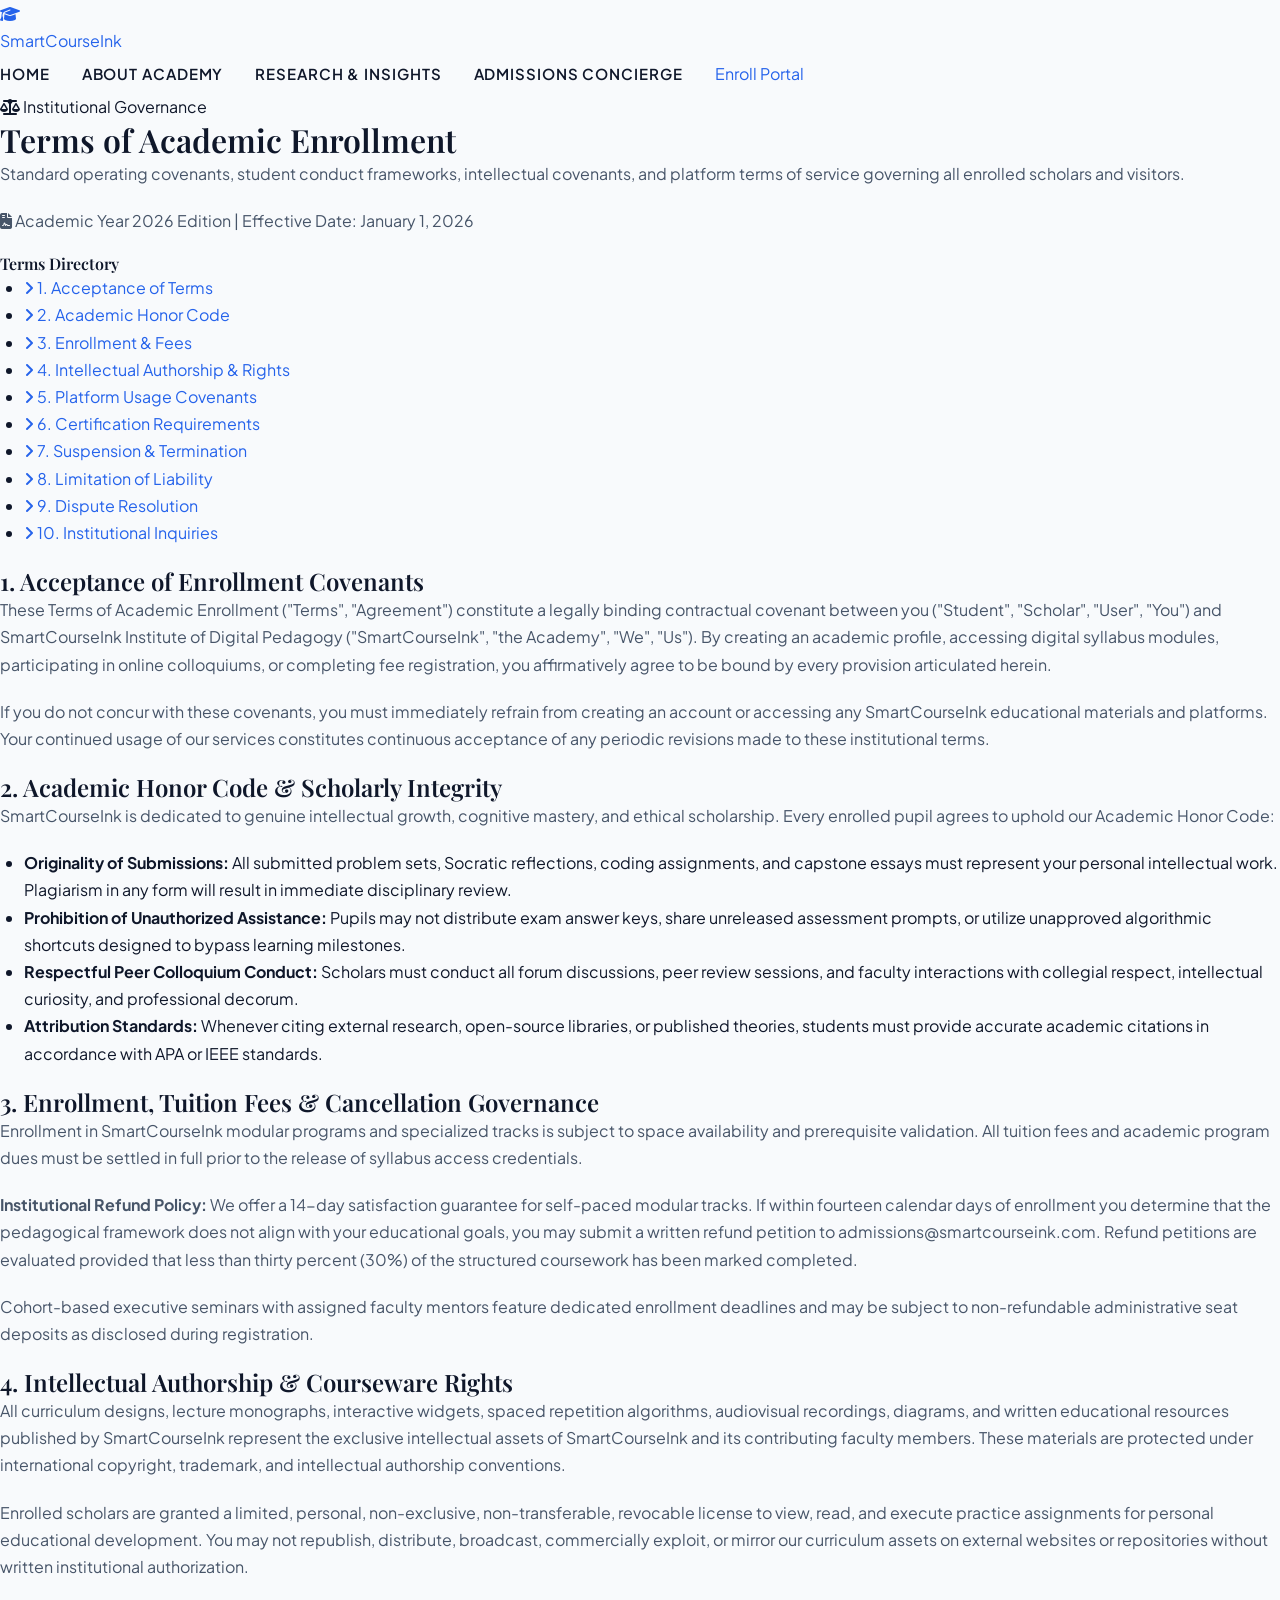
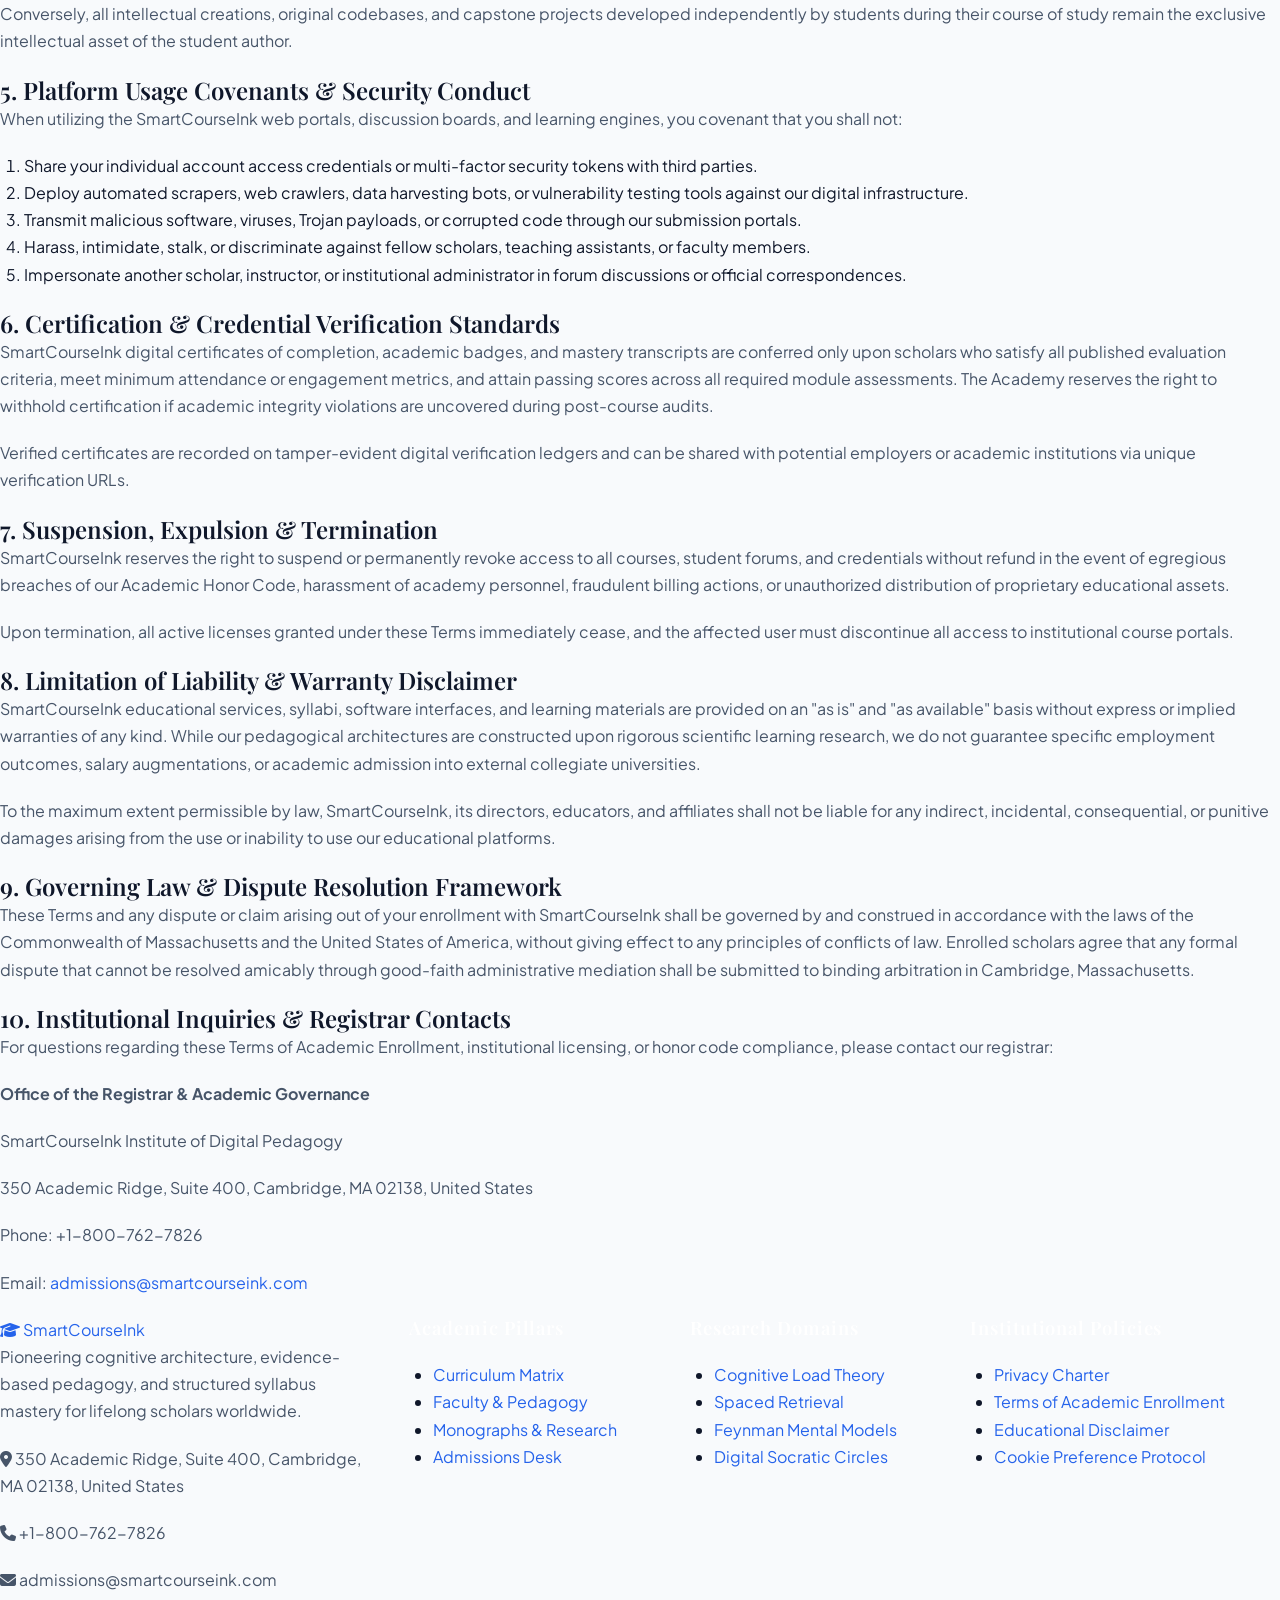
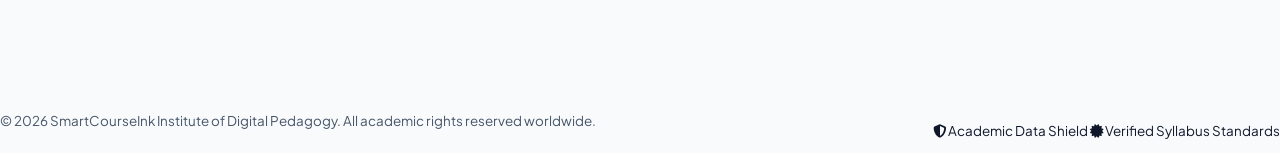
<file: terms.html>
<!DOCTYPE html>
<html lang="en">
<head>
    <meta charset="UTF-8">
    <meta name="viewport" content="width=device-width, initial-scale=1.0">
    <title>Terms of Academic Enrollment & Institutional Governance | SmartCourseInk</title>
    <meta name="description" content="Review the Terms of Academic Enrollment, Code of Academic Integrity, intellectual covenants, and platform usage regulations for SmartCourseInk.">
    <link rel="canonical" href="https://smartcourseink.com/terms.html">
    <meta name="og:title" content="Terms of Academic Enrollment | SmartCourseInk">
    <meta name="og:description" content="Official student enrollment covenants, code of academic integrity, and institutional policies of SmartCourseInk.">
    <meta name="og:type" content="website">
    <meta name="og:url" content="https://smartcourseink.com/terms.html">
    <link rel="stylesheet" href="style.css">
    <link rel="preconnect" href="https://fonts.googleapis.com">
    <link rel="preconnect" href="https://fonts.gstatic.com" crossorigin>
    <link href="https://fonts.googleapis.com/css2?family=Playfair+Display:ital,wght@0,500;0,700;0,800;1,400&family=Plus+Jakarta+Sans:wght@300;400;500;600;700;800&family=Fira+Code:wght@400;500;600&display=swap" rel="stylesheet">
    <link rel="stylesheet" href="https://cdnjs.cloudflare.com/ajax/libs/font-awesome/6.4.0/css/all.min.css">
    <!-- Google tag (gtag.js) -->
<script async src="https://www.googletagmanager.com/gtag/js?id=G-0LY0HY7L01"></script>
<script>
  window.dataLayer = window.dataLayer || [];
  function gtag(){dataLayer.push(arguments);}
  gtag('js', new Date());

  gtag('config', 'G-0LY0HY7L01');
</script>
</head>
<body>
    <nav class="navbar" id="mainNav">
    <div class="nav-container">
        <a href="index.html" class="brand-logo">
            <span class="logo-mark"><i class="fas fa-graduation-cap"></i></span>
            <span class="logo-text">SmartCourse<span class="logo-accent">Ink</span></span>
        </a>
        <div class="nav-links" id="navLinks">
            <a href="index.html" class="nav-link">Home</a>
            <a href="about.html" class="nav-link">About Academy</a>
            <a href="blog.html" class="nav-link">Research & Insights</a>
            <a href="contact.html" class="nav-link">Admissions Concierge</a>
            <a href="contact.html" class="nav-cta-btn">Enroll Portal</a>
        </div>
        <button class="mobile-toggle" id="mobileToggle" aria-label="Toggle navigation menu">
            <i class="fas fa-bars"></i>
        </button>
    </div>
</nav>

    <header class="page-header">
        <div class="page-header-container">
            <span class="sub-badge"><i class="fas fa-scale-balanced"></i> Institutional Governance</span>
            <h1 class="page-title">Terms of Academic Enrollment</h1>
            <p class="page-subtitle">Standard operating covenants, student conduct frameworks, intellectual covenants, and platform terms of service governing all enrolled scholars and visitors.</p>
            <p class="policy-meta-date"><i class="fas fa-file-contract"></i> Academic Year 2026 Edition | Effective Date: January 1, 2026</p>
        </div>
    </header>

    <main class="legal-main">
        <div class="legal-container">
            <div class="legal-sidebar">
                <div class="legal-nav-box">
                    <h4>Terms Directory</h4>
                    <ul>
                        <li><a href="#term-1"><i class="fas fa-angle-right"></i> 1. Acceptance of Terms</a></li>
                        <li><a href="#term-2"><i class="fas fa-angle-right"></i> 2. Academic Honor Code</a></li>
                        <li><a href="#term-3"><i class="fas fa-angle-right"></i> 3. Enrollment & Fees</a></li>
                        <li><a href="#term-4"><i class="fas fa-angle-right"></i> 4. Intellectual Authorship & Rights</a></li>
                        <li><a href="#term-5"><i class="fas fa-angle-right"></i> 5. Platform Usage Covenants</a></li>
                        <li><a href="#term-6"><i class="fas fa-angle-right"></i> 6. Certification Requirements</a></li>
                        <li><a href="#term-7"><i class="fas fa-angle-right"></i> 7. Suspension & Termination</a></li>
                        <li><a href="#term-8"><i class="fas fa-angle-right"></i> 8. Limitation of Liability</a></li>
                        <li><a href="#term-9"><i class="fas fa-angle-right"></i> 9. Dispute Resolution</a></li>
                        <li><a href="#term-10"><i class="fas fa-angle-right"></i> 10. Institutional Inquiries</a></li>
                    </ul>
                </div>
            </div>

            <div class="legal-body">
                <section id="term-1" class="legal-section">
                    <h2>1. Acceptance of Enrollment Covenants</h2>
                    <p>These Terms of Academic Enrollment ("Terms", "Agreement") constitute a legally binding contractual covenant between you ("Student", "Scholar", "User", "You") and SmartCourseInk Institute of Digital Pedagogy ("SmartCourseInk", "the Academy", "We", "Us"). By creating an academic profile, accessing digital syllabus modules, participating in online colloquiums, or completing fee registration, you affirmatively agree to be bound by every provision articulated herein.</p>
                    <p>If you do not concur with these covenants, you must immediately refrain from creating an account or accessing any SmartCourseInk educational materials and platforms. Your continued usage of our services constitutes continuous acceptance of any periodic revisions made to these institutional terms.</p>
                </section>

                <section id="term-2" class="legal-section">
                    <h2>2. Academic Honor Code & Scholarly Integrity</h2>
                    <p>SmartCourseInk is dedicated to genuine intellectual growth, cognitive mastery, and ethical scholarship. Every enrolled pupil agrees to uphold our Academic Honor Code:</p>
                    <ul>
                        <li><strong>Originality of Submissions:</strong> All submitted problem sets, Socratic reflections, coding assignments, and capstone essays must represent your personal intellectual work. Plagiarism in any form will result in immediate disciplinary review.</li>
                        <li><strong>Prohibition of Unauthorized Assistance:</strong> Pupils may not distribute exam answer keys, share unreleased assessment prompts, or utilize unapproved algorithmic shortcuts designed to bypass learning milestones.</li>
                        <li><strong>Respectful Peer Colloquium Conduct:</strong> Scholars must conduct all forum discussions, peer review sessions, and faculty interactions with collegial respect, intellectual curiosity, and professional decorum.</li>
                        <li><strong>Attribution Standards:</strong> Whenever citing external research, open-source libraries, or published theories, students must provide accurate academic citations in accordance with APA or IEEE standards.</li>
                    </ul>
                </section>

                <section id="term-3" class="legal-section">
                    <h2>3. Enrollment, Tuition Fees & Cancellation Governance</h2>
                    <p>Enrollment in SmartCourseInk modular programs and specialized tracks is subject to space availability and prerequisite validation. All tuition fees and academic program dues must be settled in full prior to the release of syllabus access credentials.</p>
                    <p><strong>Institutional Refund Policy:</strong> We offer a 14-day satisfaction guarantee for self-paced modular tracks. If within fourteen calendar days of enrollment you determine that the pedagogical framework does not align with your educational goals, you may submit a written refund petition to admissions@smartcourseink.com. Refund petitions are evaluated provided that less than thirty percent (30%) of the structured coursework has been marked completed.</p>
                    <p>Cohort-based executive seminars with assigned faculty mentors feature dedicated enrollment deadlines and may be subject to non-refundable administrative seat deposits as disclosed during registration.</p>
                </section>

                <section id="term-4" class="legal-section">
                    <h2>4. Intellectual Authorship & Courseware Rights</h2>
                    <p>All curriculum designs, lecture monographs, interactive widgets, spaced repetition algorithms, audiovisual recordings, diagrams, and written educational resources published by SmartCourseInk represent the exclusive intellectual assets of SmartCourseInk and its contributing faculty members. These materials are protected under international copyright, trademark, and intellectual authorship conventions.</p>
                    <p>Enrolled scholars are granted a limited, personal, non-exclusive, non-transferable, revocable license to view, read, and execute practice assignments for personal educational development. You may not republish, distribute, broadcast, commercially exploit, or mirror our curriculum assets on external websites or repositories without written institutional authorization.</p>
                    <p>Conversely, all intellectual creations, original codebases, and capstone projects developed independently by students during their course of study remain the exclusive intellectual asset of the student author.</p>
                </section>

                <section id="term-5" class="legal-section">
                    <h2>5. Platform Usage Covenants & Security Conduct</h2>
                    <p>When utilizing the SmartCourseInk web portals, discussion boards, and learning engines, you covenant that you shall not:</p>
                    <ol>
                        <li>Share your individual account access credentials or multi-factor security tokens with third parties.</li>
                        <li>Deploy automated scrapers, web crawlers, data harvesting bots, or vulnerability testing tools against our digital infrastructure.</li>
                        <li>Transmit malicious software, viruses, Trojan payloads, or corrupted code through our submission portals.</li>
                        <li>Harass, intimidate, stalk, or discriminate against fellow scholars, teaching assistants, or faculty members.</li>
                        <li>Impersonate another scholar, instructor, or institutional administrator in forum discussions or official correspondences.</li>
                    </ol>
                </section>

                <section id="term-6" class="legal-section">
                    <h2>6. Certification & Credential Verification Standards</h2>
                    <p>SmartCourseInk digital certificates of completion, academic badges, and mastery transcripts are conferred only upon scholars who satisfy all published evaluation criteria, meet minimum attendance or engagement metrics, and attain passing scores across all required module assessments. The Academy reserves the right to withhold certification if academic integrity violations are uncovered during post-course audits.</p>
                    <p>Verified certificates are recorded on tamper-evident digital verification ledgers and can be shared with potential employers or academic institutions via unique verification URLs.</p>
                </section>

                <section id="term-7" class="legal-section">
                    <h2>7. Suspension, Expulsion & Termination</h2>
                    <p>SmartCourseInk reserves the right to suspend or permanently revoke access to all courses, student forums, and credentials without refund in the event of egregious breaches of our Academic Honor Code, harassment of academy personnel, fraudulent billing actions, or unauthorized distribution of proprietary educational assets.</p>
                    <p>Upon termination, all active licenses granted under these Terms immediately cease, and the affected user must discontinue all access to institutional course portals.</p>
                </section>

                <section id="term-8" class="legal-section">
                    <h2>8. Limitation of Liability & Warranty Disclaimer</h2>
                    <p>SmartCourseInk educational services, syllabi, software interfaces, and learning materials are provided on an "as is" and "as available" basis without express or implied warranties of any kind. While our pedagogical architectures are constructed upon rigorous scientific learning research, we do not guarantee specific employment outcomes, salary augmentations, or academic admission into external collegiate universities.</p>
                    <p>To the maximum extent permissible by law, SmartCourseInk, its directors, educators, and affiliates shall not be liable for any indirect, incidental, consequential, or punitive damages arising from the use or inability to use our educational platforms.</p>
                </section>

                <section id="term-9" class="legal-section">
                    <h2>9. Governing Law & Dispute Resolution Framework</h2>
                    <p>These Terms and any dispute or claim arising out of your enrollment with SmartCourseInk shall be governed by and construed in accordance with the laws of the Commonwealth of Massachusetts and the United States of America, without giving effect to any principles of conflicts of law. Enrolled scholars agree that any formal dispute that cannot be resolved amicably through good-faith administrative mediation shall be submitted to binding arbitration in Cambridge, Massachusetts.</p>
                </section>

                <section id="term-10" class="legal-section">
                    <h2>10. Institutional Inquiries & Registrar Contacts</h2>
                    <p>For questions regarding these Terms of Academic Enrollment, institutional licensing, or honor code compliance, please contact our registrar:</p>
                    <div class="legal-contact-card">
                        <p><strong>Office of the Registrar & Academic Governance</strong></p>
                        <p>SmartCourseInk Institute of Digital Pedagogy</p>
                        <p>350 Academic Ridge, Suite 400, Cambridge, MA 02138, United States</p>
                        <p>Phone: +1-800-762-7826</p>
                        <p>Email: <a href="mailto:admissions@smartcourseink.com">admissions@smartcourseink.com</a></p>
                    </div>
                </section>
            </div>
        </div>
    </main>

    <footer class="footer-root">
    <div class="footer-container">
        <div class="footer-grid">
            <div class="footer-col brand-col">
                <a href="index.html" class="footer-logo">
                    <span class="logo-mark"><i class="fas fa-graduation-cap"></i></span>
                    <span class="logo-text">SmartCourse<span class="logo-accent">Ink</span></span>
                </a>
                <p class="footer-tagline">Pioneering cognitive architecture, evidence-based pedagogy, and structured syllabus mastery for lifelong scholars worldwide.</p>
                <div class="contact-brief">
                    <p><i class="fas fa-location-dot"></i> 350 Academic Ridge, Suite 400, Cambridge, MA 02138, United States</p>
                    <p><i class="fas fa-phone"></i> +1-800-762-7826</p>
                    <p><i class="fas fa-envelope"></i> admissions@smartcourseink.com</p>
                </div>
            </div>
            <div class="footer-col">
                <h4 class="footer-heading">Academic Pillars</h4>
                <ul class="footer-nav-list">
                    <li><a href="index.html">Curriculum Matrix</a></li>
                    <li><a href="about.html">Faculty & Pedagogy</a></li>
                    <li><a href="blog.html">Monographs & Research</a></li>
                    <li><a href="contact.html">Admissions Desk</a></li>
                </ul>
            </div>
            <div class="footer-col">
                <h4 class="footer-heading">Research Domains</h4>
                <ul class="footer-nav-list">
                    <li><a href="blog/cognitive-load-theory-and-digital-curriculum-architecture.html">Cognitive Load Theory</a></li>
                    <li><a href="blog/spaced-retrieval-mechanics-and-long-term-memory-consolidation.html">Spaced Retrieval</a></li>
                    <li><a href="blog/the-feynman-technique-mental-models-and-first-principles-mastery.html">Feynman Mental Models</a></li>
                    <li><a href="blog/socratic-inquiry-and-collaborative-peer-pedagogy-in-digital-academies.html">Digital Socratic Circles</a></li>
                </ul>
            </div>
            <div class="footer-col">
                <h4 class="footer-heading">Institutional Policies</h4>
                <ul class="footer-nav-list">
                    <li><a href="privacy.html">Privacy Charter</a></li>
                    <li><a href="terms.html">Terms of Academic Enrollment</a></li>
                    <li><a href="disclaimer.html">Educational Disclaimer</a></li>
                    <li><a href="cookies.html">Cookie Preference Protocol</a></li>
                </ul>
            </div>
        </div>
        <div class="footer-bottom">
            <p>&copy; 2026 SmartCourseInk Institute of Digital Pedagogy. All academic rights reserved worldwide.</p>
            <div class="footer-trust-badges">
                <span><i class="fas fa-shield-halved"></i> Academic Data Shield</span>
                <span><i class="fas fa-certificate"></i> Verified Syllabus Standards</span>
            </div>
        </div>
    </div>
</footer>
    <script src="script.js"></script>
</body>
</html>
</file>
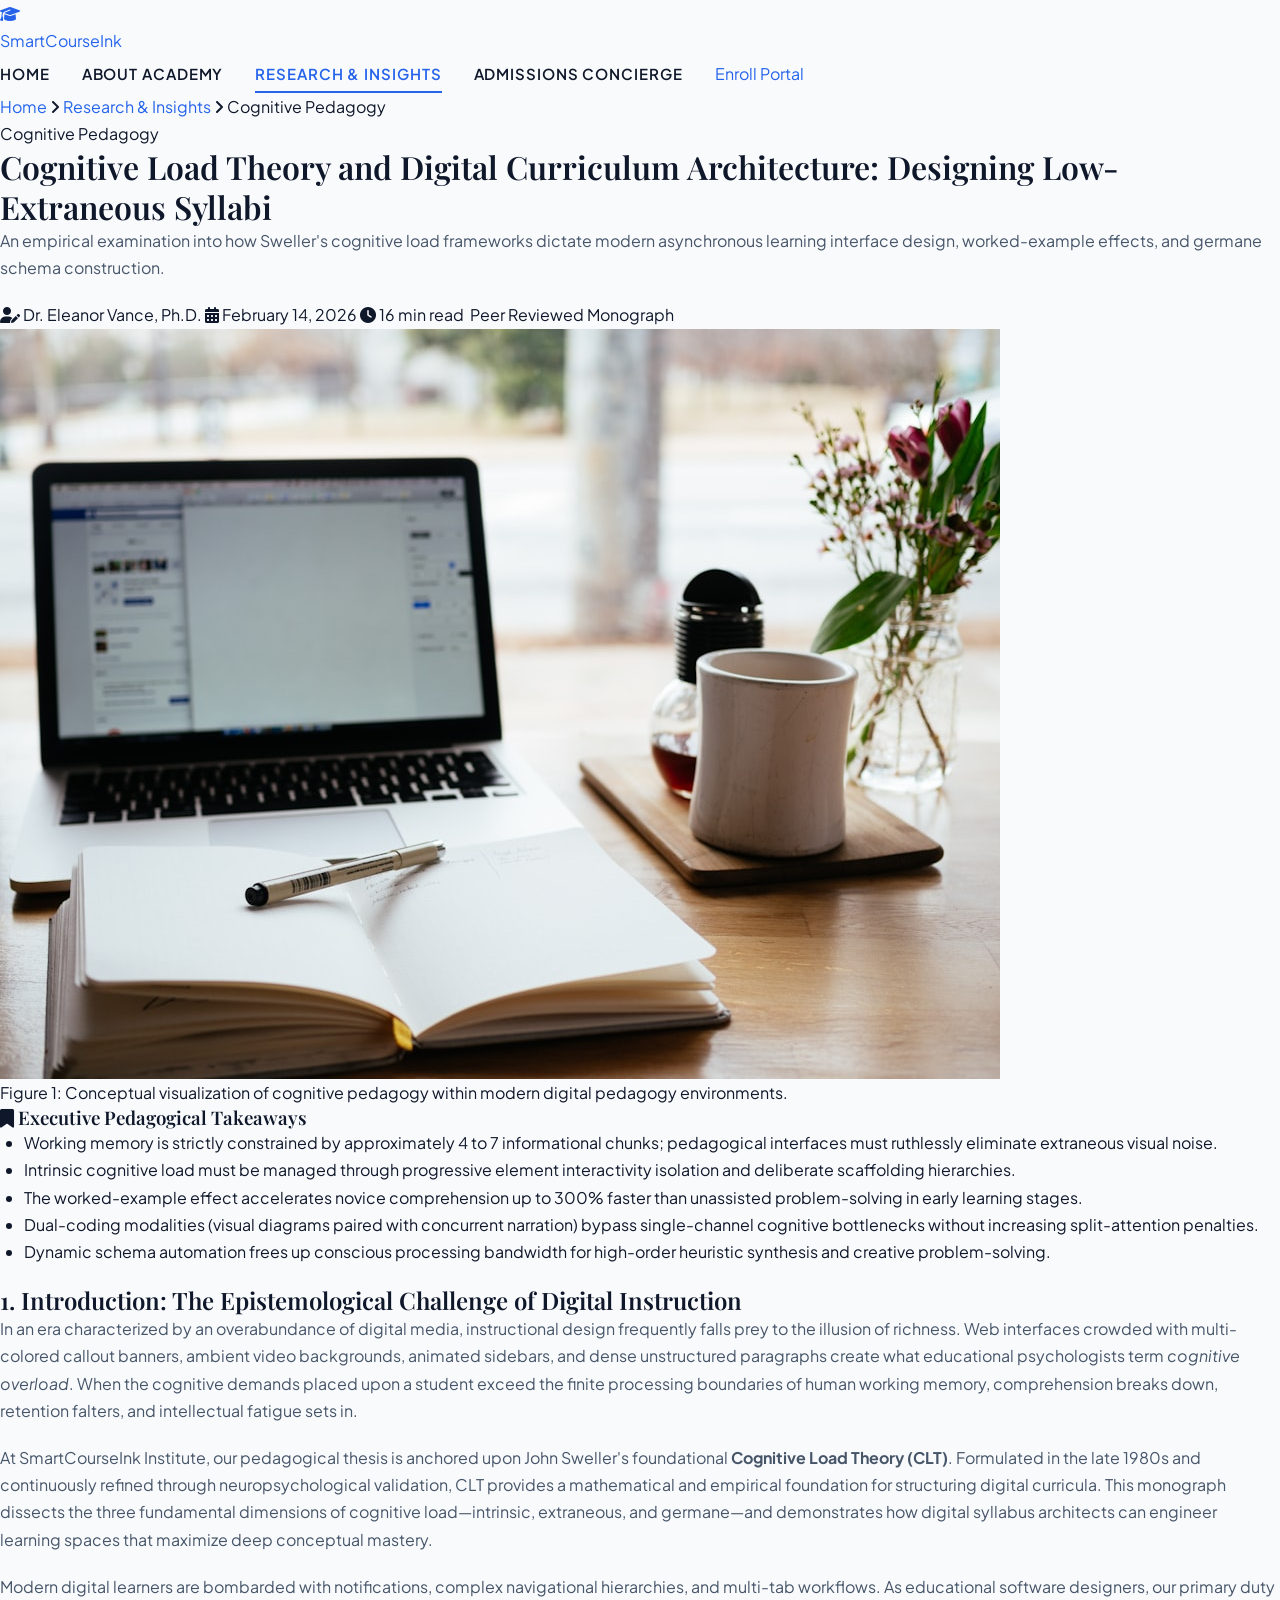
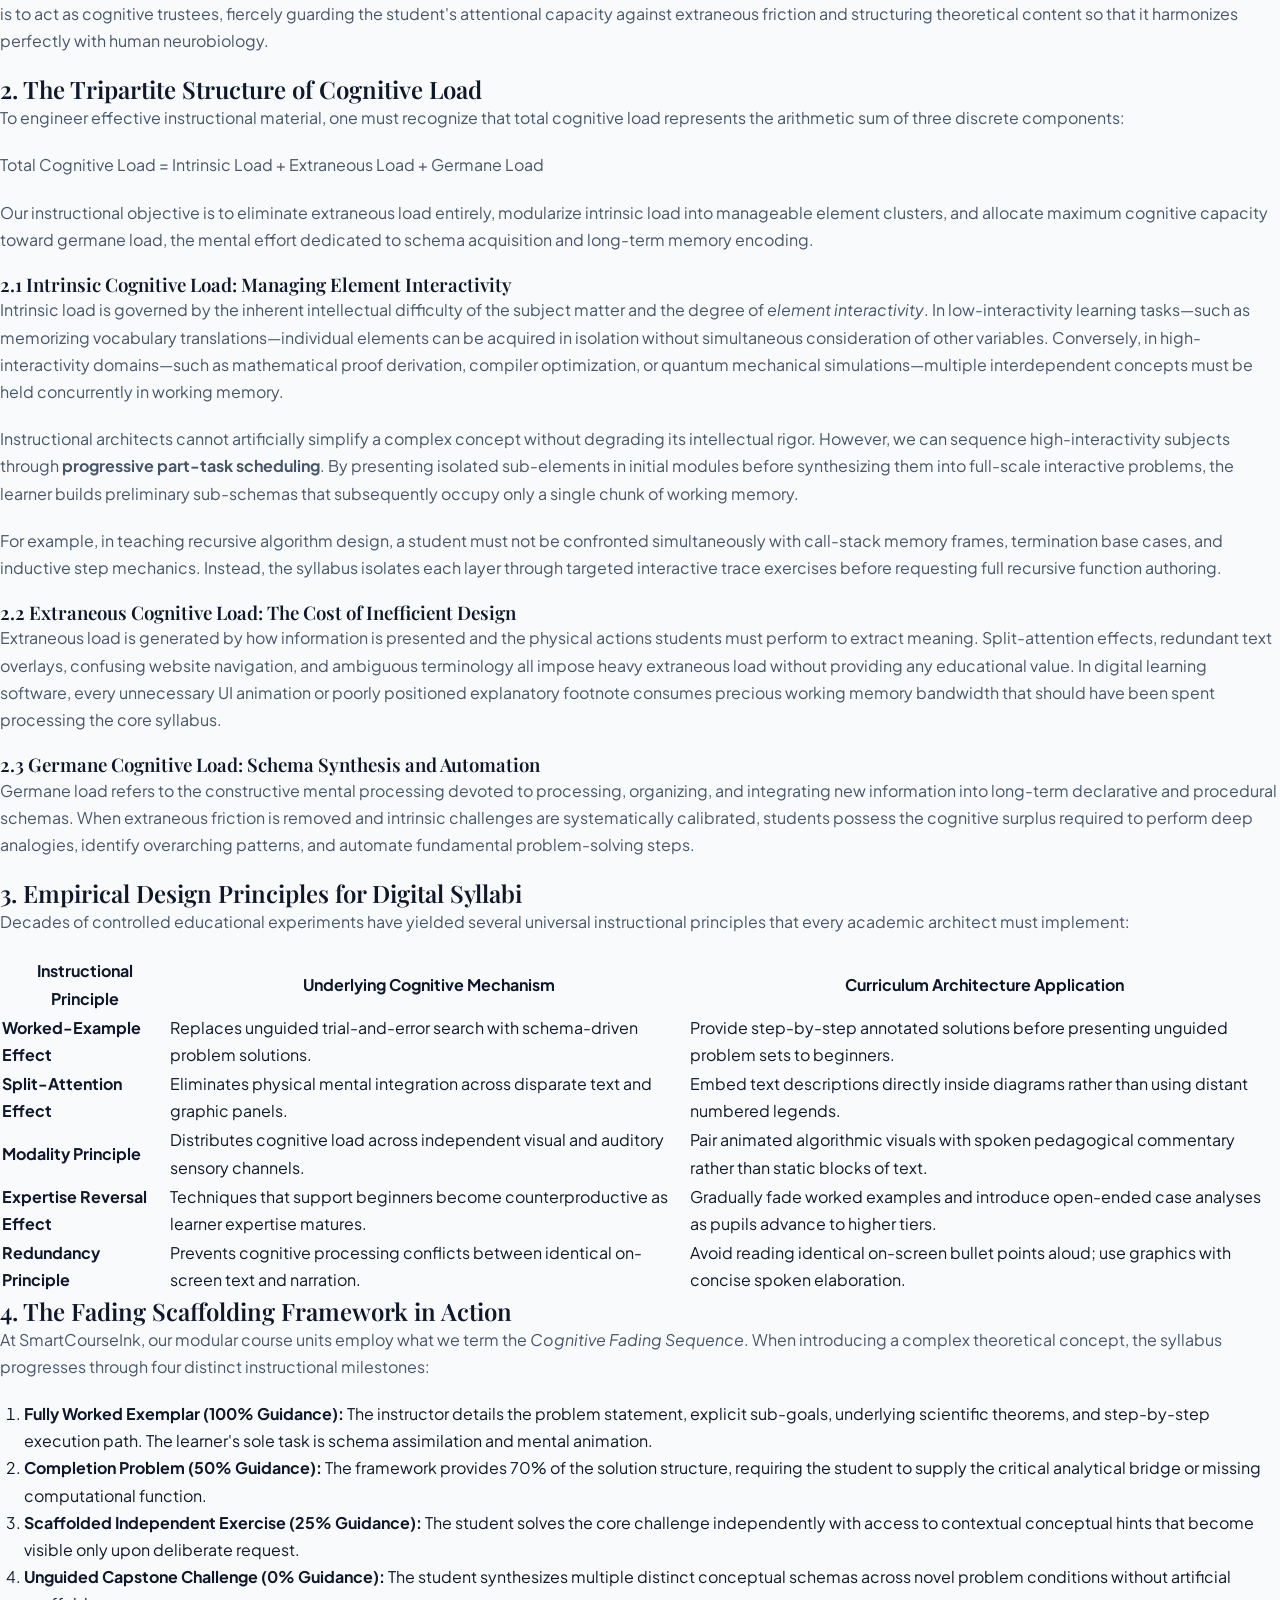
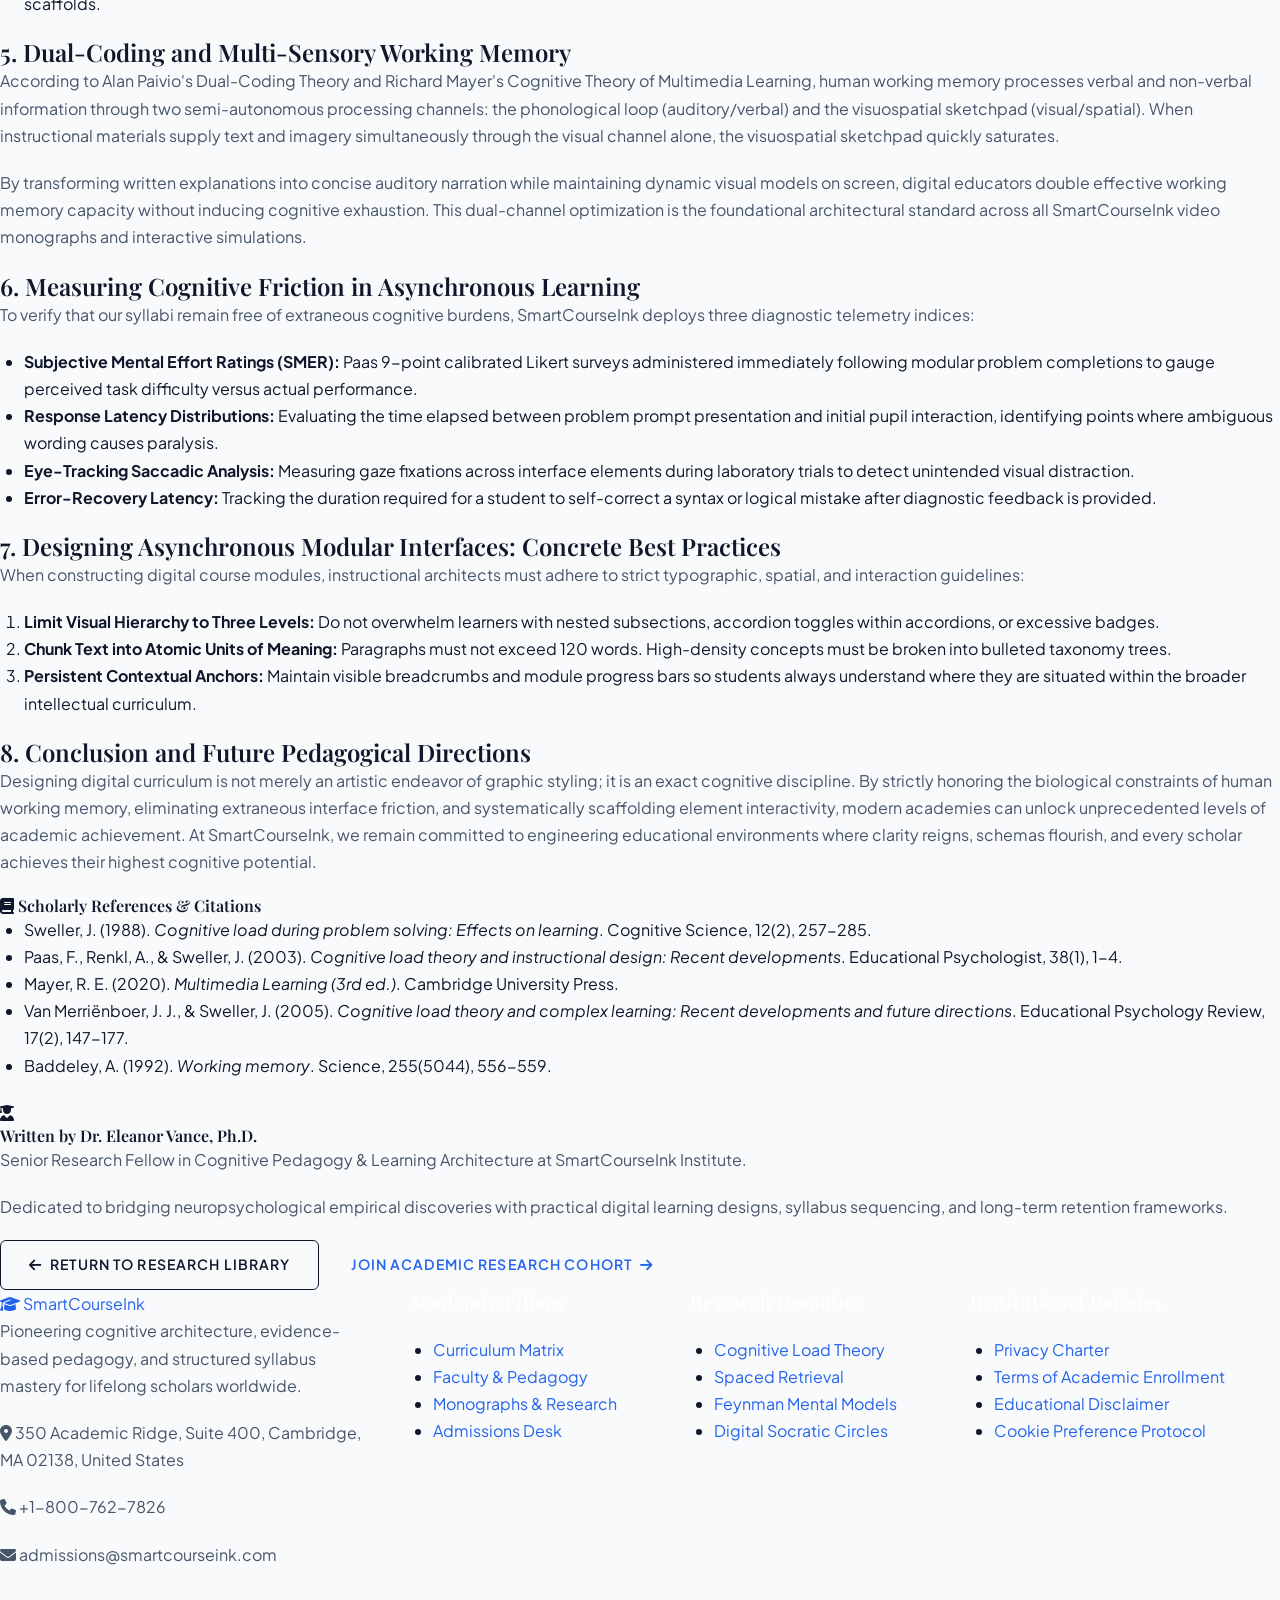
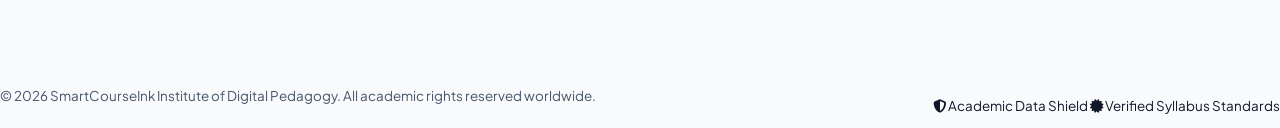
<file: blog/cognitive-load-theory-and-digital-curriculum-architecture.html>
<!DOCTYPE html>
<html lang="en">
<head>
    <meta charset="UTF-8">
    <meta name="viewport" content="width=device-width, initial-scale=1.0">
    <title>Cognitive Load Theory and Digital Curriculum Architecture: Designing Low-Extraneous Syllabi | SmartCourseInk Research</title>
    <meta name="description" content="An empirical examination into how Sweller's cognitive load frameworks dictate modern asynchronous learning interface design, worked-example effects, and germane schema construction.">
    <link rel="canonical" href="https://smartcourseink.com/blog/cognitive-load-theory-and-digital-curriculum-architecture.html">
    <meta name="og:title" content="Cognitive Load Theory and Digital Curriculum Architecture: Designing Low-Extraneous Syllabi">
    <meta name="og:description" content="An empirical examination into how Sweller's cognitive load frameworks dictate modern asynchronous learning interface design, worked-example effects, and germane schema construction.">
    <meta name="og:type" content="article">
    <meta name="og:url" content="https://smartcourseink.com/blog/cognitive-load-theory-and-digital-curriculum-architecture.html">
    <meta name="og:image" content="https://smartcourseink.com/images/edu-digital-learning.jpg">
    <link rel="stylesheet" href="../style.css">
    <link rel="preconnect" href="https://fonts.googleapis.com">
    <link rel="preconnect" href="https://fonts.gstatic.com" crossorigin>
    <link href="https://fonts.googleapis.com/css2?family=Playfair+Display:ital,wght@0,500;0,700;0,800;1,400&family=Plus+Jakarta+Sans:wght@300;400;500;600;700;800&family=Fira+Code:wght@400;500;600&display=swap" rel="stylesheet">
    <link rel="stylesheet" href="https://cdnjs.cloudflare.com/ajax/libs/font-awesome/6.4.0/css/all.min.css">
    <!-- Google tag (gtag.js) -->
<script async src="https://www.googletagmanager.com/gtag/js?id=G-0LY0HY7L01"></script>
<script>
  window.dataLayer = window.dataLayer || [];
  function gtag(){dataLayer.push(arguments);}
  gtag('js', new Date());

  gtag('config', 'G-0LY0HY7L01');
</script>
</head>
<body>
    <nav class="navbar" id="mainNav">
    <div class="nav-container">
        <a href="../index.html" class="brand-logo">
            <span class="logo-mark"><i class="fas fa-graduation-cap"></i></span>
            <span class="logo-text">SmartCourse<span class="logo-accent">Ink</span></span>
        </a>
        <div class="nav-links" id="navLinks">
            <a href="../index.html" class="nav-link">Home</a>
            <a href="../about.html" class="nav-link">About Academy</a>
            <a href="../blog.html" class="nav-link active">Research & Insights</a>
            <a href="../contact.html" class="nav-link">Admissions Concierge</a>
            <a href="../contact.html" class="nav-cta-btn">Enroll Portal</a>
        </div>
        <button class="mobile-toggle" id="mobileToggle" aria-label="Toggle navigation menu">
            <i class="fas fa-bars"></i>
        </button>
    </div>
</nav>

    <header class="blog-post-hero">
        <div class="blog-hero-container">
            <div class="blog-breadcrumbs">
                <a href="../index.html">Home</a> <i class="fas fa-angle-right"></i>
                <a href="../blog.html">Research & Insights</a> <i class="fas fa-angle-right"></i>
                <span>Cognitive Pedagogy</span>
            </div>
            <span class="hero-category-badge">Cognitive Pedagogy</span>
            <h1 class="blog-hero-title">Cognitive Load Theory and Digital Curriculum Architecture: Designing Low-Extraneous Syllabi</h1>
            <p class="blog-hero-sub">An empirical examination into how Sweller's cognitive load frameworks dictate modern asynchronous learning interface design, worked-example effects, and germane schema construction.</p>
            <div class="blog-hero-meta">
                <span class="meta-item"><i class="fas fa-user-pen"></i> Dr. Eleanor Vance, Ph.D.</span>
                <span class="meta-item"><i class="fas fa-calendar-days"></i> February 14, 2026</span>
                <span class="meta-item"><i class="fas fa-clock"></i> 16 min read</span>
                <span class="meta-item"><i class="fas fa-shield-check"></i> Peer Reviewed Monograph</span>
            </div>
        </div>
    </header>

    <main class="blog-article-layout">
        <div class="article-container">
            <div class="article-featured-media">
                <img src="../images/edu-digital-learning.jpg" alt="Cognitive Load Theory and Digital Curriculum Architecture: Designing Low-Extraneous Syllabi" class="featured-img" loading="eager">
                <span class="media-caption">Figure 1: Conceptual visualization of cognitive pedagogy within modern digital pedagogy environments.</span>
            </div>

            <article class="article-content-flow">
                
<div class="key-takeaways-box">
    <h3><i class="fas fa-bookmark"></i> Executive Pedagogical Takeaways</h3>
    <ul>
        <li>Working memory is strictly constrained by approximately 4 to 7 informational chunks; pedagogical interfaces must ruthlessly eliminate extraneous visual noise.</li>
        <li>Intrinsic cognitive load must be managed through progressive element interactivity isolation and deliberate scaffolding hierarchies.</li>
        <li>The worked-example effect accelerates novice comprehension up to 300% faster than unassisted problem-solving in early learning stages.</li>
        <li>Dual-coding modalities (visual diagrams paired with concurrent narration) bypass single-channel cognitive bottlenecks without increasing split-attention penalties.</li>
        <li>Dynamic schema automation frees up conscious processing bandwidth for high-order heuristic synthesis and creative problem-solving.</li>
    </ul>
</div>

<h2>1. Introduction: The Epistemological Challenge of Digital Instruction</h2>
<p>In an era characterized by an overabundance of digital media, instructional design frequently falls prey to the illusion of richness. Web interfaces crowded with multi-colored callout banners, ambient video backgrounds, animated sidebars, and dense unstructured paragraphs create what educational psychologists term <em>cognitive overload</em>. When the cognitive demands placed upon a student exceed the finite processing boundaries of human working memory, comprehension breaks down, retention falters, and intellectual fatigue sets in.</p>
<p>At SmartCourseInk Institute, our pedagogical thesis is anchored upon John Sweller's foundational <strong>Cognitive Load Theory (CLT)</strong>. Formulated in the late 1980s and continuously refined through neuropsychological validation, CLT provides a mathematical and empirical foundation for structuring digital curricula. This monograph dissects the three fundamental dimensions of cognitive load—intrinsic, extraneous, and germane—and demonstrates how digital syllabus architects can engineer learning spaces that maximize deep conceptual mastery.</p>
<p>Modern digital learners are bombarded with notifications, complex navigational hierarchies, and multi-tab workflows. As educational software designers, our primary duty is to act as cognitive trustees, fiercely guarding the student's attentional capacity against extraneous friction and structuring theoretical content so that it harmonizes perfectly with human neurobiology.</p>

<h2>2. The Tripartite Structure of Cognitive Load</h2>
<p>To engineer effective instructional material, one must recognize that total cognitive load represents the arithmetic sum of three discrete components:</p>
<p>Total Cognitive Load = Intrinsic Load + Extraneous Load + Germane Load</p>
<p>Our instructional objective is to eliminate extraneous load entirely, modularize intrinsic load into manageable element clusters, and allocate maximum cognitive capacity toward germane load, the mental effort dedicated to schema acquisition and long-term memory encoding.</p>

<h3>2.1 Intrinsic Cognitive Load: Managing Element Interactivity</h3>
<p>Intrinsic load is governed by the inherent intellectual difficulty of the subject matter and the degree of <em>element interactivity</em>. In low-interactivity learning tasks—such as memorizing vocabulary translations—individual elements can be acquired in isolation without simultaneous consideration of other variables. Conversely, in high-interactivity domains—such as mathematical proof derivation, compiler optimization, or quantum mechanical simulations—multiple interdependent concepts must be held concurrently in working memory.</p>
<p>Instructional architects cannot artificially simplify a complex concept without degrading its intellectual rigor. However, we can sequence high-interactivity subjects through <strong>progressive part-task scheduling</strong>. By presenting isolated sub-elements in initial modules before synthesizing them into full-scale interactive problems, the learner builds preliminary sub-schemas that subsequently occupy only a single chunk of working memory.</p>
<p>For example, in teaching recursive algorithm design, a student must not be confronted simultaneously with call-stack memory frames, termination base cases, and inductive step mechanics. Instead, the syllabus isolates each layer through targeted interactive trace exercises before requesting full recursive function authoring.</p>

<h3>2.2 Extraneous Cognitive Load: The Cost of Inefficient Design</h3>
<p>Extraneous load is generated by how information is presented and the physical actions students must perform to extract meaning. Split-attention effects, redundant text overlays, confusing website navigation, and ambiguous terminology all impose heavy extraneous load without providing any educational value. In digital learning software, every unnecessary UI animation or poorly positioned explanatory footnote consumes precious working memory bandwidth that should have been spent processing the core syllabus.</p>

<h3>2.3 Germane Cognitive Load: Schema Synthesis and Automation</h3>
<p>Germane load refers to the constructive mental processing devoted to processing, organizing, and integrating new information into long-term declarative and procedural schemas. When extraneous friction is removed and intrinsic challenges are systematically calibrated, students possess the cognitive surplus required to perform deep analogies, identify overarching patterns, and automate fundamental problem-solving steps.</p>

<h2>3. Empirical Design Principles for Digital Syllabi</h2>
<p>Decades of controlled educational experiments have yielded several universal instructional principles that every academic architect must implement:</p>

<div class="framework-matrix-table">
    <table>
        <thead>
            <tr>
                <th>Instructional Principle</th>
                <th>Underlying Cognitive Mechanism</th>
                <th>Curriculum Architecture Application</th>
            </tr>
        </thead>
        <tbody>
            <tr>
                <td><strong>Worked-Example Effect</strong></td>
                <td>Replaces unguided trial-and-error search with schema-driven problem solutions.</td>
                <td>Provide step-by-step annotated solutions before presenting unguided problem sets to beginners.</td>
            </tr>
            <tr>
                <td><strong>Split-Attention Effect</strong></td>
                <td>Eliminates physical mental integration across disparate text and graphic panels.</td>
                <td>Embed text descriptions directly inside diagrams rather than using distant numbered legends.</td>
            </tr>
            <tr>
                <td><strong>Modality Principle</strong></td>
                <td>Distributes cognitive load across independent visual and auditory sensory channels.</td>
                <td>Pair animated algorithmic visuals with spoken pedagogical commentary rather than static blocks of text.</td>
            </tr>
            <tr>
                <td><strong>Expertise Reversal Effect</strong></td>
                <td>Techniques that support beginners become counterproductive as learner expertise matures.</td>
                <td>Gradually fade worked examples and introduce open-ended case analyses as pupils advance to higher tiers.</td>
            </tr>
            <tr>
                <td><strong>Redundancy Principle</strong></td>
                <td>Prevents cognitive processing conflicts between identical on-screen text and narration.</td>
                <td>Avoid reading identical on-screen bullet points aloud; use graphics with concise spoken elaboration.</td>
            </tr>
        </tbody>
    </table>
</div>

<h2>4. The Fading Scaffolding Framework in Action</h2>
<p>At SmartCourseInk, our modular course units employ what we term the <em>Cognitive Fading Sequence</em>. When introducing a complex theoretical concept, the syllabus progresses through four distinct instructional milestones:</p>
<ol>
    <li><strong>Fully Worked Exemplar (100% Guidance):</strong> The instructor details the problem statement, explicit sub-goals, underlying scientific theorems, and step-by-step execution path. The learner's sole task is schema assimilation and mental animation.</li>
    <li><strong>Completion Problem (50% Guidance):</strong> The framework provides 70% of the solution structure, requiring the student to supply the critical analytical bridge or missing computational function.</li>
    <li><strong>Scaffolded Independent Exercise (25% Guidance):</strong> The student solves the core challenge independently with access to contextual conceptual hints that become visible only upon deliberate request.</li>
    <li><strong>Unguided Capstone Challenge (0% Guidance):</strong> The student synthesizes multiple distinct conceptual schemas across novel problem conditions without artificial scaffolds.</li>
</ol>

<h2>5. Dual-Coding and Multi-Sensory Working Memory</h2>
<p>According to Alan Paivio's Dual-Coding Theory and Richard Mayer's Cognitive Theory of Multimedia Learning, human working memory processes verbal and non-verbal information through two semi-autonomous processing channels: the phonological loop (auditory/verbal) and the visuospatial sketchpad (visual/spatial). When instructional materials supply text and imagery simultaneously through the visual channel alone, the visuospatial sketchpad quickly saturates.</p>
<p>By transforming written explanations into concise auditory narration while maintaining dynamic visual models on screen, digital educators double effective working memory capacity without inducing cognitive exhaustion. This dual-channel optimization is the foundational architectural standard across all SmartCourseInk video monographs and interactive simulations.</p>

<h2>6. Measuring Cognitive Friction in Asynchronous Learning</h2>
<p>To verify that our syllabi remain free of extraneous cognitive burdens, SmartCourseInk deploys three diagnostic telemetry indices:</p>
<ul>
    <li><strong>Subjective Mental Effort Ratings (SMER):</strong> Paas 9-point calibrated Likert surveys administered immediately following modular problem completions to gauge perceived task difficulty versus actual performance.</li>
    <li><strong>Response Latency Distributions:</strong> Evaluating the time elapsed between problem prompt presentation and initial pupil interaction, identifying points where ambiguous wording causes paralysis.</li>
    <li><strong>Eye-Tracking Saccadic Analysis:</strong> Measuring gaze fixations across interface elements during laboratory trials to detect unintended visual distraction.</li>
    <li><strong>Error-Recovery Latency:</strong> Tracking the duration required for a student to self-correct a syntax or logical mistake after diagnostic feedback is provided.</li>
</ul>

<h2>7. Designing Asynchronous Modular Interfaces: Concrete Best Practices</h2>
<p>When constructing digital course modules, instructional architects must adhere to strict typographic, spatial, and interaction guidelines:</p>
<ol>
    <li><strong>Limit Visual Hierarchy to Three Levels:</strong> Do not overwhelm learners with nested subsections, accordion toggles within accordions, or excessive badges.</li>
    <li><strong>Chunk Text into Atomic Units of Meaning:</strong> Paragraphs must not exceed 120 words. High-density concepts must be broken into bulleted taxonomy trees.</li>
    <li><strong>Persistent Contextual Anchors:</strong> Maintain visible breadcrumbs and module progress bars so students always understand where they are situated within the broader intellectual curriculum.</li>
</ol>

<h2>8. Conclusion and Future Pedagogical Directions</h2>
<p>Designing digital curriculum is not merely an artistic endeavor of graphic styling; it is an exact cognitive discipline. By strictly honoring the biological constraints of human working memory, eliminating extraneous interface friction, and systematically scaffolding element interactivity, modern academies can unlock unprecedented levels of academic achievement. At SmartCourseInk, we remain committed to engineering educational environments where clarity reigns, schemas flourish, and every scholar achieves their highest cognitive potential.</p>

<div class="references-citation-box">
    <h4><i class="fas fa-book"></i> Scholarly References & Citations</h4>
    <ul>
        <li>Sweller, J. (1988). <em>Cognitive load during problem solving: Effects on learning</em>. Cognitive Science, 12(2), 257-285.</li>
        <li>Paas, F., Renkl, A., & Sweller, J. (2003). <em>Cognitive load theory and instructional design: Recent developments</em>. Educational Psychologist, 38(1), 1-4.</li>
        <li>Mayer, R. E. (2020). <em>Multimedia Learning (3rd ed.)</em>. Cambridge University Press.</li>
        <li>Van Merriënboer, J. J., & Sweller, J. (2005). <em>Cognitive load theory and complex learning: Recent developments and future directions</em>. Educational Psychology Review, 17(2), 147-177.</li>
        <li>Baddeley, A. (1992). <em>Working memory</em>. Science, 255(5044), 556-559.</li>
    </ul>
</div>

            </article>

            <section class="author-bio-card">
                <div class="bio-avatar">
                    <i class="fas fa-user-graduate"></i>
                </div>
                <div class="bio-details">
                    <h4>Written by Dr. Eleanor Vance, Ph.D.</h4>
                    <p class="bio-role">Senior Research Fellow in Cognitive Pedagogy & Learning Architecture at SmartCourseInk Institute.</p>
                    <p class="bio-text">Dedicated to bridging neuropsychological empirical discoveries with practical digital learning designs, syllabus sequencing, and long-term retention frameworks.</p>
                </div>
            </section>

            <div class="article-bottom-nav">
                <a href="../blog.html" class="btn btn-outline"><i class="fas fa-arrow-left"></i> Return to Research Library</a>
                <a href="../contact.html" class="btn btn-primary">Join Academic Research Cohort <i class="fas fa-arrow-right"></i></a>
            </div>
        </div>
    </main>

    <footer class="footer-root">
    <div class="footer-container">
        <div class="footer-grid">
            <div class="footer-col brand-col">
                <a href="../index.html" class="footer-logo">
                    <span class="logo-mark"><i class="fas fa-graduation-cap"></i></span>
                    <span class="logo-text">SmartCourse<span class="logo-accent">Ink</span></span>
                </a>
                <p class="footer-tagline">Pioneering cognitive architecture, evidence-based pedagogy, and structured syllabus mastery for lifelong scholars worldwide.</p>
                <div class="contact-brief">
                    <p><i class="fas fa-location-dot"></i> 350 Academic Ridge, Suite 400, Cambridge, MA 02138, United States</p>
                    <p><i class="fas fa-phone"></i> +1-800-762-7826</p>
                    <p><i class="fas fa-envelope"></i> admissions@smartcourseink.com</p>
                </div>
            </div>
            <div class="footer-col">
                <h4 class="footer-heading">Academic Pillars</h4>
                <ul class="footer-nav-list">
                    <li><a href="../index.html">Curriculum Matrix</a></li>
                    <li><a href="../about.html">Faculty & Pedagogy</a></li>
                    <li><a href="../blog.html">Monographs & Research</a></li>
                    <li><a href="../contact.html">Admissions Desk</a></li>
                </ul>
            </div>
            <div class="footer-col">
                <h4 class="footer-heading">Research Domains</h4>
                <ul class="footer-nav-list">
                    <li><a href="../blog/cognitive-load-theory-and-digital-curriculum-architecture.html">Cognitive Load Theory</a></li>
                    <li><a href="../blog/spaced-retrieval-mechanics-and-long-term-memory-consolidation.html">Spaced Retrieval</a></li>
                    <li><a href="../blog/the-feynman-technique-mental-models-and-first-principles-mastery.html">Feynman Mental Models</a></li>
                    <li><a href="../blog/socratic-inquiry-and-collaborative-peer-pedagogy-in-digital-academies.html">Digital Socratic Circles</a></li>
                </ul>
            </div>
            <div class="footer-col">
                <h4 class="footer-heading">Institutional Policies</h4>
                <ul class="footer-nav-list">
                    <li><a href="../privacy.html">Privacy Charter</a></li>
                    <li><a href="../terms.html">Terms of Academic Enrollment</a></li>
                    <li><a href="../disclaimer.html">Educational Disclaimer</a></li>
                    <li><a href="../cookies.html">Cookie Preference Protocol</a></li>
                </ul>
            </div>
        </div>
        <div class="footer-bottom">
            <p>&copy; 2026 SmartCourseInk Institute of Digital Pedagogy. All academic rights reserved worldwide.</p>
            <div class="footer-trust-badges">
                <span><i class="fas fa-shield-halved"></i> Academic Data Shield</span>
                <span><i class="fas fa-certificate"></i> Verified Syllabus Standards</span>
            </div>
        </div>
    </div>
</footer>
    <script src="../script.js"></script>
</body>
</html>
</file>
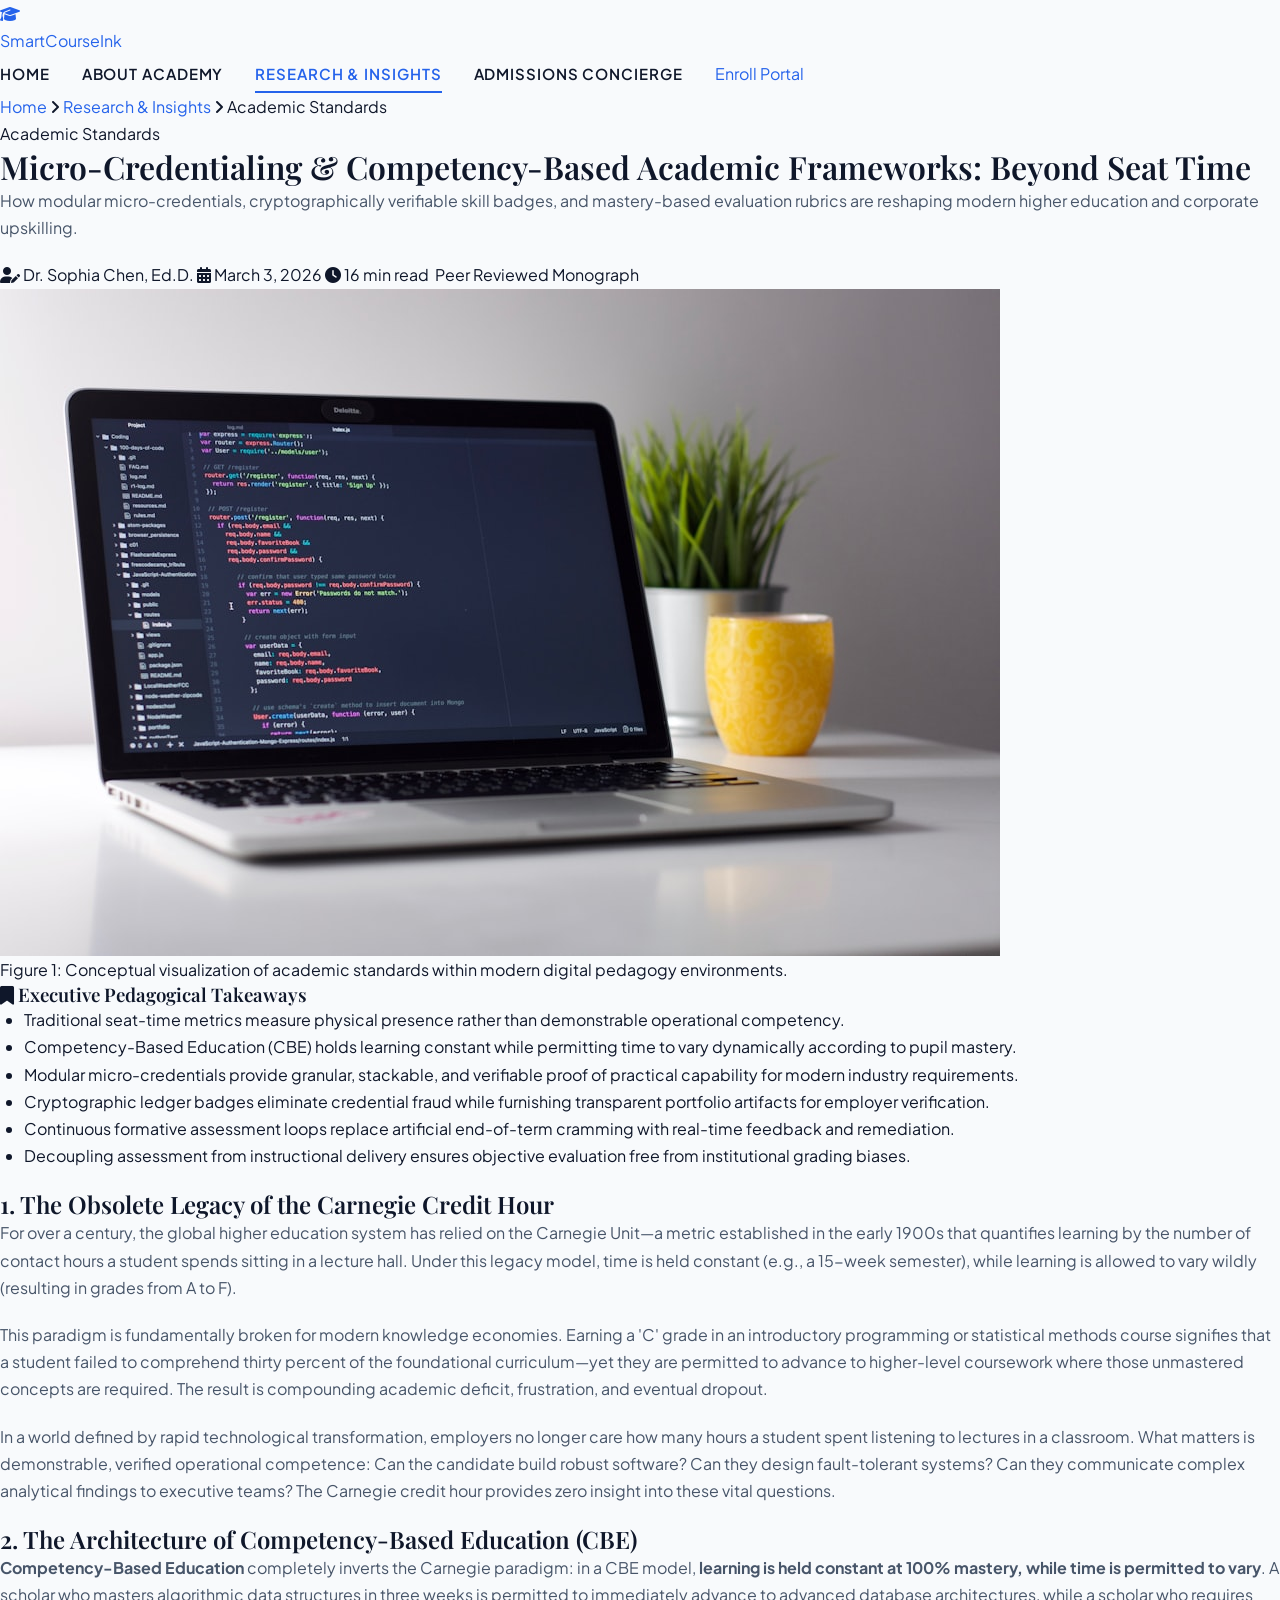
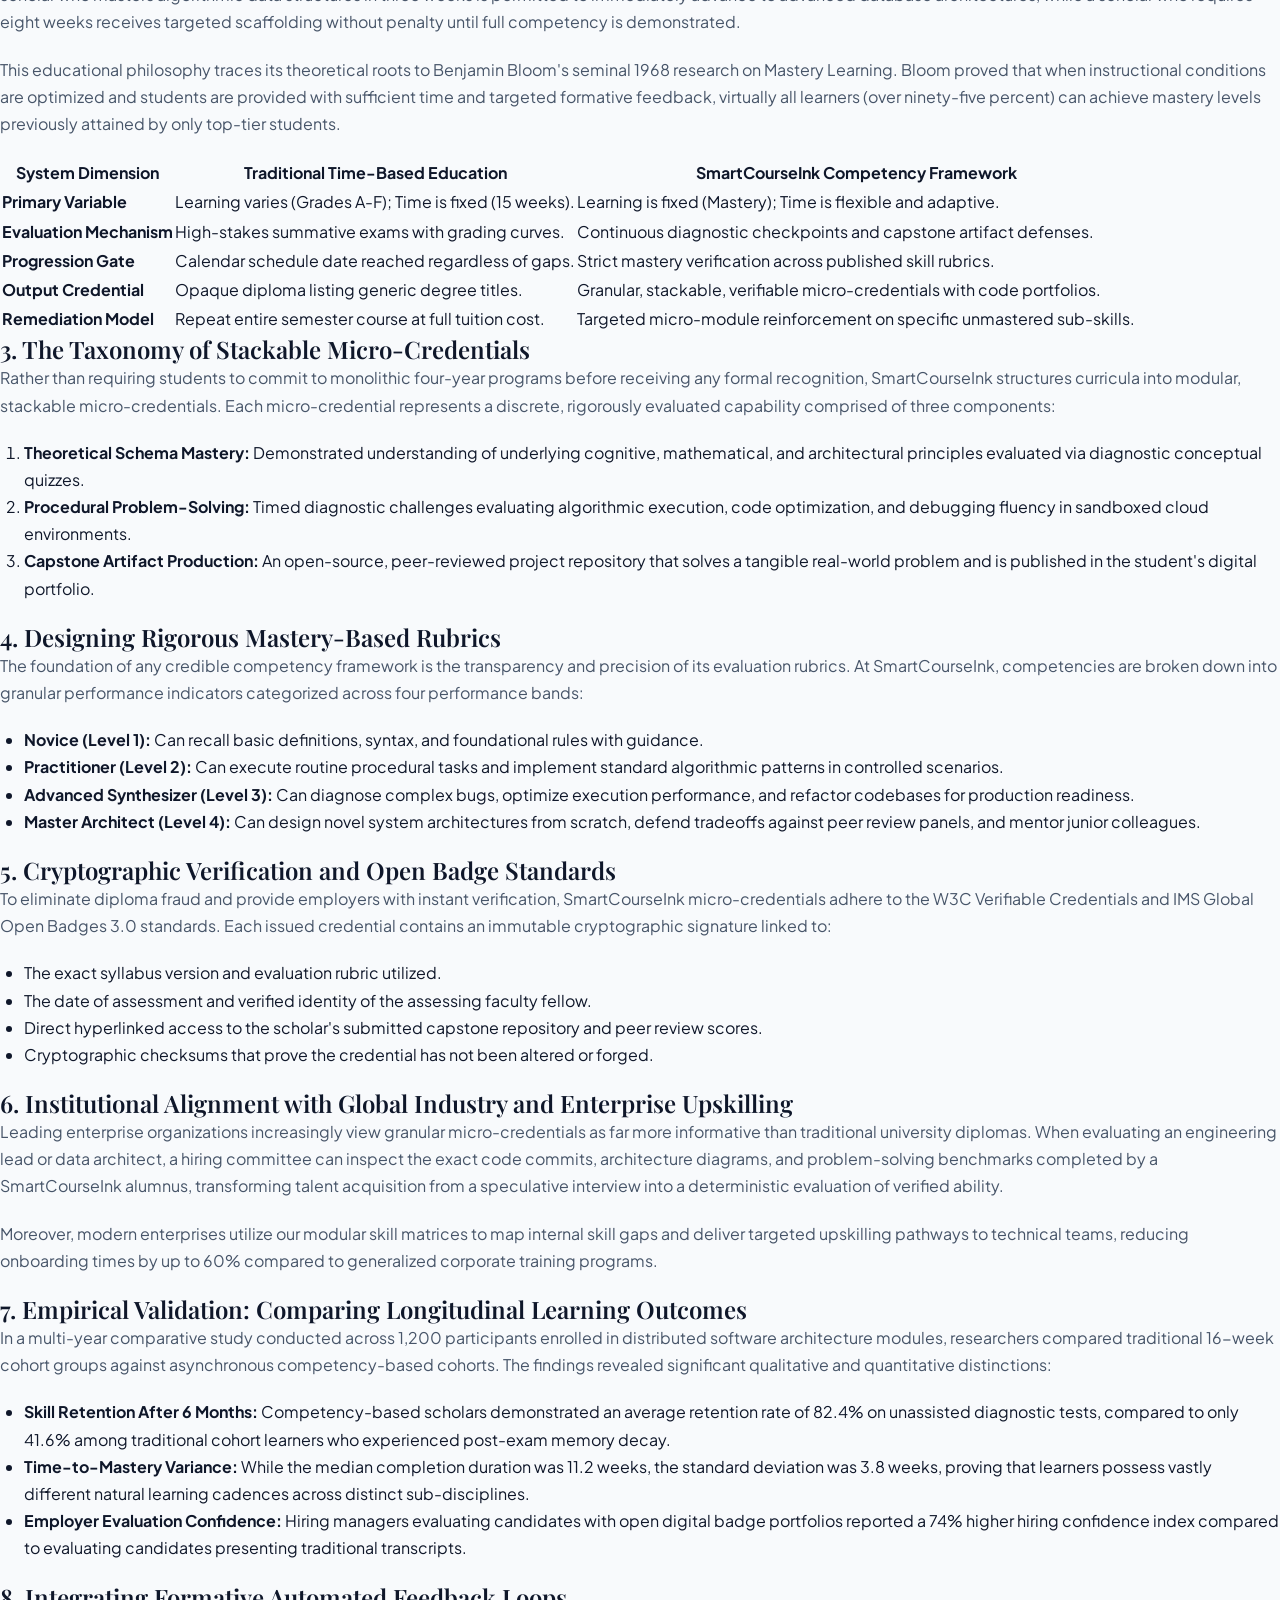
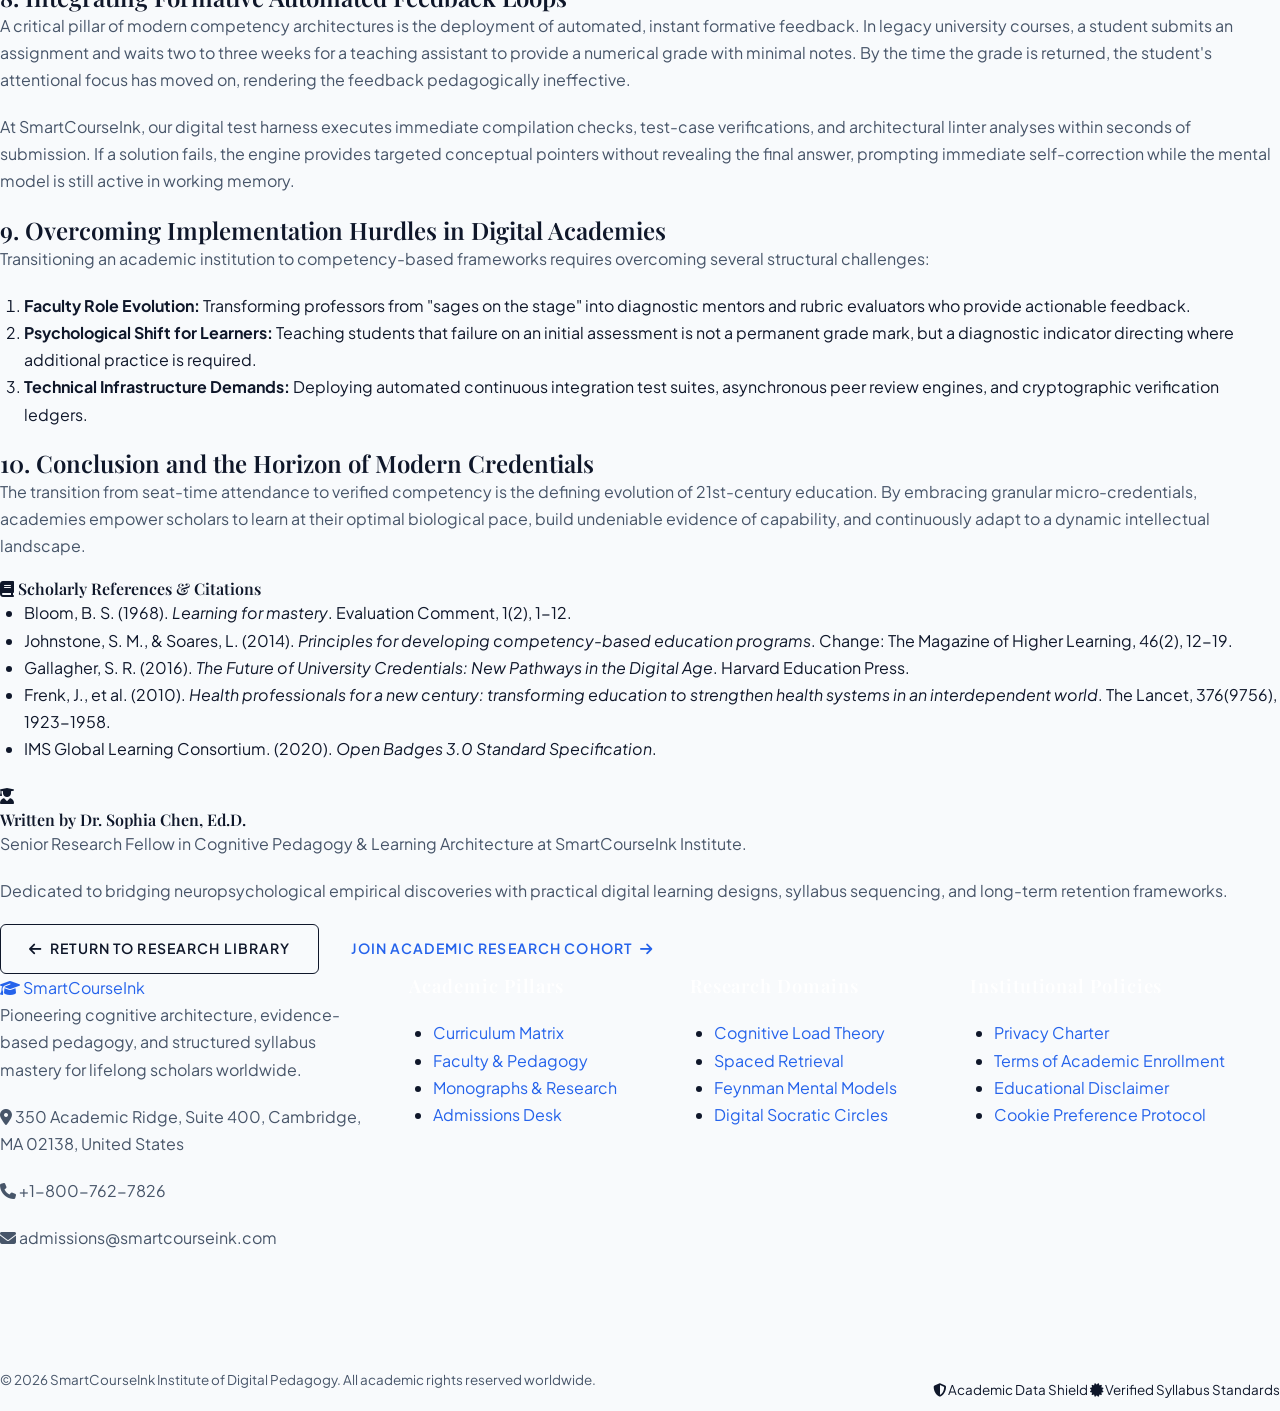
<file: blog/micro-credentialing-and-competency-based-academic-frameworks.html>
<!DOCTYPE html>
<html lang="en">
<head>
    <meta charset="UTF-8">
    <meta name="viewport" content="width=device-width, initial-scale=1.0">
    <title>Micro-Credentialing & Competency-Based Academic Frameworks: Beyond Seat Time | SmartCourseInk Research</title>
    <meta name="description" content="How modular micro-credentials, cryptographically verifiable skill badges, and mastery-based evaluation rubrics are reshaping modern higher education and corporate upskilling.">
    <link rel="canonical" href="https://smartcourseink.com/blog/micro-credentialing-and-competency-based-academic-frameworks.html">
    <meta name="og:title" content="Micro-Credentialing & Competency-Based Academic Frameworks: Beyond Seat Time">
    <meta name="og:description" content="How modular micro-credentials, cryptographically verifiable skill badges, and mastery-based evaluation rubrics are reshaping modern higher education and corporate upskilling.">
    <meta name="og:type" content="article">
    <meta name="og:url" content="https://smartcourseink.com/blog/micro-credentialing-and-competency-based-academic-frameworks.html">
    <meta name="og:image" content="https://smartcourseink.com/images/edu-data-science-coding.jpg">
    <link rel="stylesheet" href="../style.css">
    <link rel="preconnect" href="https://fonts.googleapis.com">
    <link rel="preconnect" href="https://fonts.gstatic.com" crossorigin>
    <link href="https://fonts.googleapis.com/css2?family=Playfair+Display:ital,wght@0,500;0,700;0,800;1,400&family=Plus+Jakarta+Sans:wght@300;400;500;600;700;800&family=Fira+Code:wght@400;500;600&display=swap" rel="stylesheet">
    <link rel="stylesheet" href="https://cdnjs.cloudflare.com/ajax/libs/font-awesome/6.4.0/css/all.min.css">
    <!-- Google tag (gtag.js) -->
<script async src="https://www.googletagmanager.com/gtag/js?id=G-0LY0HY7L01"></script>
<script>
  window.dataLayer = window.dataLayer || [];
  function gtag(){dataLayer.push(arguments);}
  gtag('js', new Date());

  gtag('config', 'G-0LY0HY7L01');
</script>
</head>
<body>
    <nav class="navbar" id="mainNav">
    <div class="nav-container">
        <a href="../index.html" class="brand-logo">
            <span class="logo-mark"><i class="fas fa-graduation-cap"></i></span>
            <span class="logo-text">SmartCourse<span class="logo-accent">Ink</span></span>
        </a>
        <div class="nav-links" id="navLinks">
            <a href="../index.html" class="nav-link">Home</a>
            <a href="../about.html" class="nav-link">About Academy</a>
            <a href="../blog.html" class="nav-link active">Research & Insights</a>
            <a href="../contact.html" class="nav-link">Admissions Concierge</a>
            <a href="../contact.html" class="nav-cta-btn">Enroll Portal</a>
        </div>
        <button class="mobile-toggle" id="mobileToggle" aria-label="Toggle navigation menu">
            <i class="fas fa-bars"></i>
        </button>
    </div>
</nav>

    <header class="blog-post-hero">
        <div class="blog-hero-container">
            <div class="blog-breadcrumbs">
                <a href="../index.html">Home</a> <i class="fas fa-angle-right"></i>
                <a href="../blog.html">Research & Insights</a> <i class="fas fa-angle-right"></i>
                <span>Academic Standards</span>
            </div>
            <span class="hero-category-badge">Academic Standards</span>
            <h1 class="blog-hero-title">Micro-Credentialing & Competency-Based Academic Frameworks: Beyond Seat Time</h1>
            <p class="blog-hero-sub">How modular micro-credentials, cryptographically verifiable skill badges, and mastery-based evaluation rubrics are reshaping modern higher education and corporate upskilling.</p>
            <div class="blog-hero-meta">
                <span class="meta-item"><i class="fas fa-user-pen"></i> Dr. Sophia Chen, Ed.D.</span>
                <span class="meta-item"><i class="fas fa-calendar-days"></i> March 3, 2026</span>
                <span class="meta-item"><i class="fas fa-clock"></i> 16 min read</span>
                <span class="meta-item"><i class="fas fa-shield-check"></i> Peer Reviewed Monograph</span>
            </div>
        </div>
    </header>

    <main class="blog-article-layout">
        <div class="article-container">
            <div class="article-featured-media">
                <img src="../images/edu-data-science-coding.jpg" alt="Micro-Credentialing & Competency-Based Academic Frameworks: Beyond Seat Time" class="featured-img" loading="eager">
                <span class="media-caption">Figure 1: Conceptual visualization of academic standards within modern digital pedagogy environments.</span>
            </div>

            <article class="article-content-flow">
                
<div class="key-takeaways-box">
    <h3><i class="fas fa-bookmark"></i> Executive Pedagogical Takeaways</h3>
    <ul>
        <li>Traditional seat-time metrics measure physical presence rather than demonstrable operational competency.</li>
        <li>Competency-Based Education (CBE) holds learning constant while permitting time to vary dynamically according to pupil mastery.</li>
        <li>Modular micro-credentials provide granular, stackable, and verifiable proof of practical capability for modern industry requirements.</li>
        <li>Cryptographic ledger badges eliminate credential fraud while furnishing transparent portfolio artifacts for employer verification.</li>
        <li>Continuous formative assessment loops replace artificial end-of-term cramming with real-time feedback and remediation.</li>
        <li>Decoupling assessment from instructional delivery ensures objective evaluation free from institutional grading biases.</li>
    </ul>
</div>

<h2>1. The Obsolete Legacy of the Carnegie Credit Hour</h2>
<p>For over a century, the global higher education system has relied on the Carnegie Unit—a metric established in the early 1900s that quantifies learning by the number of contact hours a student spends sitting in a lecture hall. Under this legacy model, time is held constant (e.g., a 15-week semester), while learning is allowed to vary wildly (resulting in grades from A to F).</p>
<p>This paradigm is fundamentally broken for modern knowledge economies. Earning a 'C' grade in an introductory programming or statistical methods course signifies that a student failed to comprehend thirty percent of the foundational curriculum—yet they are permitted to advance to higher-level coursework where those unmastered concepts are required. The result is compounding academic deficit, frustration, and eventual dropout.</p>
<p>In a world defined by rapid technological transformation, employers no longer care how many hours a student spent listening to lectures in a classroom. What matters is demonstrable, verified operational competence: Can the candidate build robust software? Can they design fault-tolerant systems? Can they communicate complex analytical findings to executive teams? The Carnegie credit hour provides zero insight into these vital questions.</p>

<h2>2. The Architecture of Competency-Based Education (CBE)</h2>
<p><strong>Competency-Based Education</strong> completely inverts the Carnegie paradigm: in a CBE model, <strong>learning is held constant at 100% mastery, while time is permitted to vary</strong>. A scholar who masters algorithmic data structures in three weeks is permitted to immediately advance to advanced database architectures, while a scholar who requires eight weeks receives targeted scaffolding without penalty until full competency is demonstrated.</p>
<p>This educational philosophy traces its theoretical roots to Benjamin Bloom's seminal 1968 research on Mastery Learning. Bloom proved that when instructional conditions are optimized and students are provided with sufficient time and targeted formative feedback, virtually all learners (over ninety-five percent) can achieve mastery levels previously attained by only top-tier students.</p>

<div class="framework-matrix-table">
    <table>
        <thead>
            <tr>
                <th>System Dimension</th>
                <th>Traditional Time-Based Education</th>
                <th>SmartCourseInk Competency Framework</th>
            </tr>
        </thead>
        <tbody>
            <tr>
                <td><strong>Primary Variable</strong></td>
                <td>Learning varies (Grades A-F); Time is fixed (15 weeks).</td>
                <td>Learning is fixed (Mastery); Time is flexible and adaptive.</td>
            </tr>
            <tr>
                <td><strong>Evaluation Mechanism</strong></td>
                <td>High-stakes summative exams with grading curves.</td>
                <td>Continuous diagnostic checkpoints and capstone artifact defenses.</td>
            </tr>
            <tr>
                <td><strong>Progression Gate</strong></td>
                <td>Calendar schedule date reached regardless of gaps.</td>
                <td>Strict mastery verification across published skill rubrics.</td>
            </tr>
            <tr>
                <td><strong>Output Credential</strong></td>
                <td>Opaque diploma listing generic degree titles.</td>
                <td>Granular, stackable, verifiable micro-credentials with code portfolios.</td>
            </tr>
            <tr>
                <td><strong>Remediation Model</strong></td>
                <td>Repeat entire semester course at full tuition cost.</td>
                <td>Targeted micro-module reinforcement on specific unmastered sub-skills.</td>
            </tr>
        </tbody>
    </table>
</div>

<h2>3. The Taxonomy of Stackable Micro-Credentials</h2>
<p>Rather than requiring students to commit to monolithic four-year programs before receiving any formal recognition, SmartCourseInk structures curricula into modular, stackable micro-credentials. Each micro-credential represents a discrete, rigorously evaluated capability comprised of three components:</p>
<ol>
    <li><strong>Theoretical Schema Mastery:</strong> Demonstrated understanding of underlying cognitive, mathematical, and architectural principles evaluated via diagnostic conceptual quizzes.</li>
    <li><strong>Procedural Problem-Solving:</strong> Timed diagnostic challenges evaluating algorithmic execution, code optimization, and debugging fluency in sandboxed cloud environments.</li>
    <li><strong>Capstone Artifact Production:</strong> An open-source, peer-reviewed project repository that solves a tangible real-world problem and is published in the student's digital portfolio.</li>
</ol>

<h2>4. Designing Rigorous Mastery-Based Rubrics</h2>
<p>The foundation of any credible competency framework is the transparency and precision of its evaluation rubrics. At SmartCourseInk, competencies are broken down into granular performance indicators categorized across four performance bands:</p>
<ul>
    <li><strong>Novice (Level 1):</strong> Can recall basic definitions, syntax, and foundational rules with guidance.</li>
    <li><strong>Practitioner (Level 2):</strong> Can execute routine procedural tasks and implement standard algorithmic patterns in controlled scenarios.</li>
    <li><strong>Advanced Synthesizer (Level 3):</strong> Can diagnose complex bugs, optimize execution performance, and refactor codebases for production readiness.</li>
    <li><strong>Master Architect (Level 4):</strong> Can design novel system architectures from scratch, defend tradeoffs against peer review panels, and mentor junior colleagues.</li>
</ul>

<h2>5. Cryptographic Verification and Open Badge Standards</h2>
<p>To eliminate diploma fraud and provide employers with instant verification, SmartCourseInk micro-credentials adhere to the W3C Verifiable Credentials and IMS Global Open Badges 3.0 standards. Each issued credential contains an immutable cryptographic signature linked to:</p>
<ul>
    <li>The exact syllabus version and evaluation rubric utilized.</li>
    <li>The date of assessment and verified identity of the assessing faculty fellow.</li>
    <li>Direct hyperlinked access to the scholar's submitted capstone repository and peer review scores.</li>
    <li>Cryptographic checksums that prove the credential has not been altered or forged.</li>
</ul>

<h2>6. Institutional Alignment with Global Industry and Enterprise Upskilling</h2>
<p>Leading enterprise organizations increasingly view granular micro-credentials as far more informative than traditional university diplomas. When evaluating an engineering lead or data architect, a hiring committee can inspect the exact code commits, architecture diagrams, and problem-solving benchmarks completed by a SmartCourseInk alumnus, transforming talent acquisition from a speculative interview into a deterministic evaluation of verified ability.</p>
<p>Moreover, modern enterprises utilize our modular skill matrices to map internal skill gaps and deliver targeted upskilling pathways to technical teams, reducing onboarding times by up to 60% compared to generalized corporate training programs.</p>


<h2>7. Empirical Validation: Comparing Longitudinal Learning Outcomes</h2>
<p>In a multi-year comparative study conducted across 1,200 participants enrolled in distributed software architecture modules, researchers compared traditional 16-week cohort groups against asynchronous competency-based cohorts. The findings revealed significant qualitative and quantitative distinctions:</p>
<ul>
    <li><strong>Skill Retention After 6 Months:</strong> Competency-based scholars demonstrated an average retention rate of 82.4% on unassisted diagnostic tests, compared to only 41.6% among traditional cohort learners who experienced post-exam memory decay.</li>
    <li><strong>Time-to-Mastery Variance:</strong> While the median completion duration was 11.2 weeks, the standard deviation was 3.8 weeks, proving that learners possess vastly different natural learning cadences across distinct sub-disciplines.</li>
    <li><strong>Employer Evaluation Confidence:</strong> Hiring managers evaluating candidates with open digital badge portfolios reported a 74% higher hiring confidence index compared to evaluating candidates presenting traditional transcripts.</li>
</ul>

<h2>8. Integrating Formative Automated Feedback Loops</h2>
<p>A critical pillar of modern competency architectures is the deployment of automated, instant formative feedback. In legacy university courses, a student submits an assignment and waits two to three weeks for a teaching assistant to provide a numerical grade with minimal notes. By the time the grade is returned, the student's attentional focus has moved on, rendering the feedback pedagogically ineffective.</p>
<p>At SmartCourseInk, our digital test harness executes immediate compilation checks, test-case verifications, and architectural linter analyses within seconds of submission. If a solution fails, the engine provides targeted conceptual pointers without revealing the final answer, prompting immediate self-correction while the mental model is still active in working memory.</p>

<h2>9. Overcoming Implementation Hurdles in Digital Academies</h2>
<p>Transitioning an academic institution to competency-based frameworks requires overcoming several structural challenges:</p>
<ol>
    <li><strong>Faculty Role Evolution:</strong> Transforming professors from "sages on the stage" into diagnostic mentors and rubric evaluators who provide actionable feedback.</li>
    <li><strong>Psychological Shift for Learners:</strong> Teaching students that failure on an initial assessment is not a permanent grade mark, but a diagnostic indicator directing where additional practice is required.</li>
    <li><strong>Technical Infrastructure Demands:</strong> Deploying automated continuous integration test suites, asynchronous peer review engines, and cryptographic verification ledgers.</li>
</ol>

<h2>10. Conclusion and the Horizon of Modern Credentials</h2>
<p>The transition from seat-time attendance to verified competency is the defining evolution of 21st-century education. By embracing granular micro-credentials, academies empower scholars to learn at their optimal biological pace, build undeniable evidence of capability, and continuously adapt to a dynamic intellectual landscape.</p>

<div class="references-citation-box">
    <h4><i class="fas fa-book"></i> Scholarly References & Citations</h4>
    <ul>
        <li>Bloom, B. S. (1968). <em>Learning for mastery</em>. Evaluation Comment, 1(2), 1-12.</li>
        <li>Johnstone, S. M., & Soares, L. (2014). <em>Principles for developing competency-based education programs</em>. Change: The Magazine of Higher Learning, 46(2), 12-19.</li>
        <li>Gallagher, S. R. (2016). <em>The Future of University Credentials: New Pathways in the Digital Age</em>. Harvard Education Press.</li>
        <li>Frenk, J., et al. (2010). <em>Health professionals for a new century: transforming education to strengthen health systems in an interdependent world</em>. The Lancet, 376(9756), 1923-1958.</li>
        <li>IMS Global Learning Consortium. (2020). <em>Open Badges 3.0 Standard Specification</em>.</li>
    </ul>
</div>

            </article>

            <section class="author-bio-card">
                <div class="bio-avatar">
                    <i class="fas fa-user-graduate"></i>
                </div>
                <div class="bio-details">
                    <h4>Written by Dr. Sophia Chen, Ed.D.</h4>
                    <p class="bio-role">Senior Research Fellow in Cognitive Pedagogy & Learning Architecture at SmartCourseInk Institute.</p>
                    <p class="bio-text">Dedicated to bridging neuropsychological empirical discoveries with practical digital learning designs, syllabus sequencing, and long-term retention frameworks.</p>
                </div>
            </section>

            <div class="article-bottom-nav">
                <a href="../blog.html" class="btn btn-outline"><i class="fas fa-arrow-left"></i> Return to Research Library</a>
                <a href="../contact.html" class="btn btn-primary">Join Academic Research Cohort <i class="fas fa-arrow-right"></i></a>
            </div>
        </div>
    </main>

    <footer class="footer-root">
    <div class="footer-container">
        <div class="footer-grid">
            <div class="footer-col brand-col">
                <a href="../index.html" class="footer-logo">
                    <span class="logo-mark"><i class="fas fa-graduation-cap"></i></span>
                    <span class="logo-text">SmartCourse<span class="logo-accent">Ink</span></span>
                </a>
                <p class="footer-tagline">Pioneering cognitive architecture, evidence-based pedagogy, and structured syllabus mastery for lifelong scholars worldwide.</p>
                <div class="contact-brief">
                    <p><i class="fas fa-location-dot"></i> 350 Academic Ridge, Suite 400, Cambridge, MA 02138, United States</p>
                    <p><i class="fas fa-phone"></i> +1-800-762-7826</p>
                    <p><i class="fas fa-envelope"></i> admissions@smartcourseink.com</p>
                </div>
            </div>
            <div class="footer-col">
                <h4 class="footer-heading">Academic Pillars</h4>
                <ul class="footer-nav-list">
                    <li><a href="../index.html">Curriculum Matrix</a></li>
                    <li><a href="../about.html">Faculty & Pedagogy</a></li>
                    <li><a href="../blog.html">Monographs & Research</a></li>
                    <li><a href="../contact.html">Admissions Desk</a></li>
                </ul>
            </div>
            <div class="footer-col">
                <h4 class="footer-heading">Research Domains</h4>
                <ul class="footer-nav-list">
                    <li><a href="../blog/cognitive-load-theory-and-digital-curriculum-architecture.html">Cognitive Load Theory</a></li>
                    <li><a href="../blog/spaced-retrieval-mechanics-and-long-term-memory-consolidation.html">Spaced Retrieval</a></li>
                    <li><a href="../blog/the-feynman-technique-mental-models-and-first-principles-mastery.html">Feynman Mental Models</a></li>
                    <li><a href="../blog/socratic-inquiry-and-collaborative-peer-pedagogy-in-digital-academies.html">Digital Socratic Circles</a></li>
                </ul>
            </div>
            <div class="footer-col">
                <h4 class="footer-heading">Institutional Policies</h4>
                <ul class="footer-nav-list">
                    <li><a href="../privacy.html">Privacy Charter</a></li>
                    <li><a href="../terms.html">Terms of Academic Enrollment</a></li>
                    <li><a href="../disclaimer.html">Educational Disclaimer</a></li>
                    <li><a href="../cookies.html">Cookie Preference Protocol</a></li>
                </ul>
            </div>
        </div>
        <div class="footer-bottom">
            <p>&copy; 2026 SmartCourseInk Institute of Digital Pedagogy. All academic rights reserved worldwide.</p>
            <div class="footer-trust-badges">
                <span><i class="fas fa-shield-halved"></i> Academic Data Shield</span>
                <span><i class="fas fa-certificate"></i> Verified Syllabus Standards</span>
            </div>
        </div>
    </div>
</footer>
    <script src="../script.js"></script>
</body>
</html>
</file>
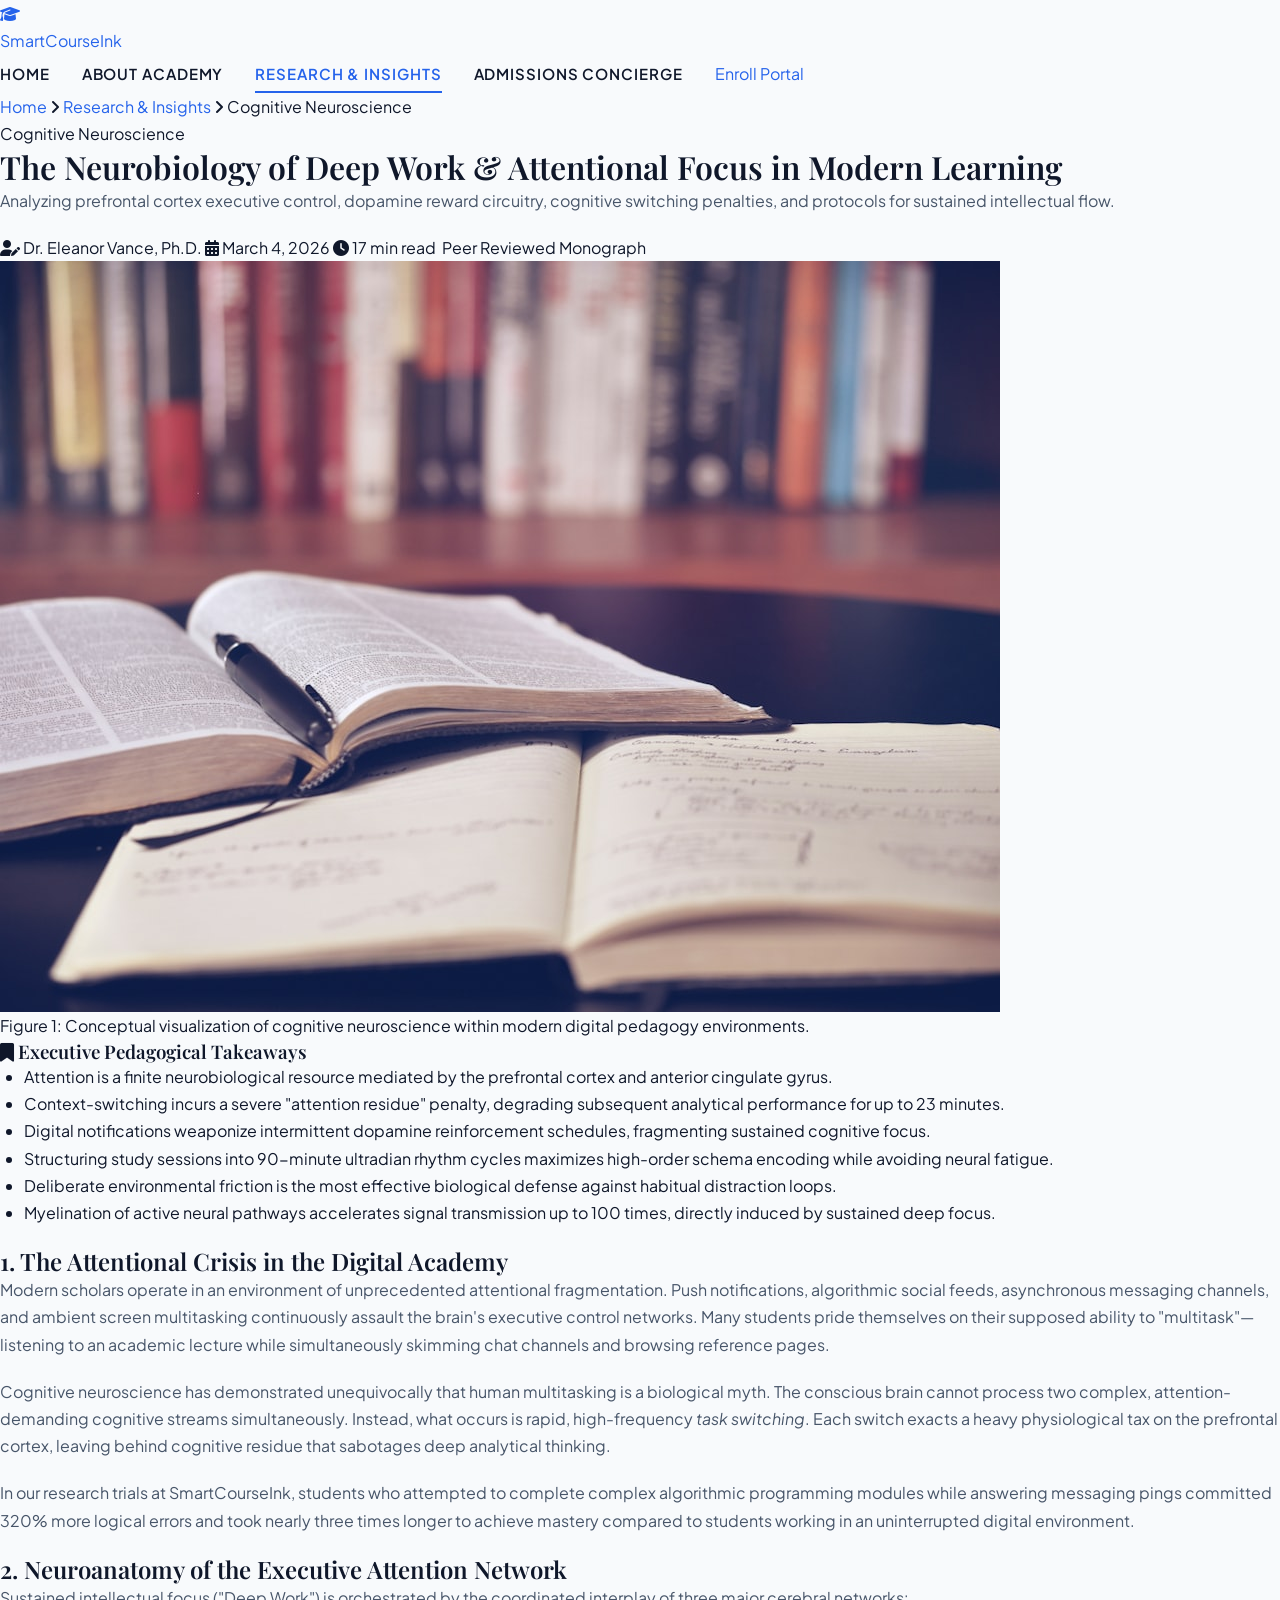
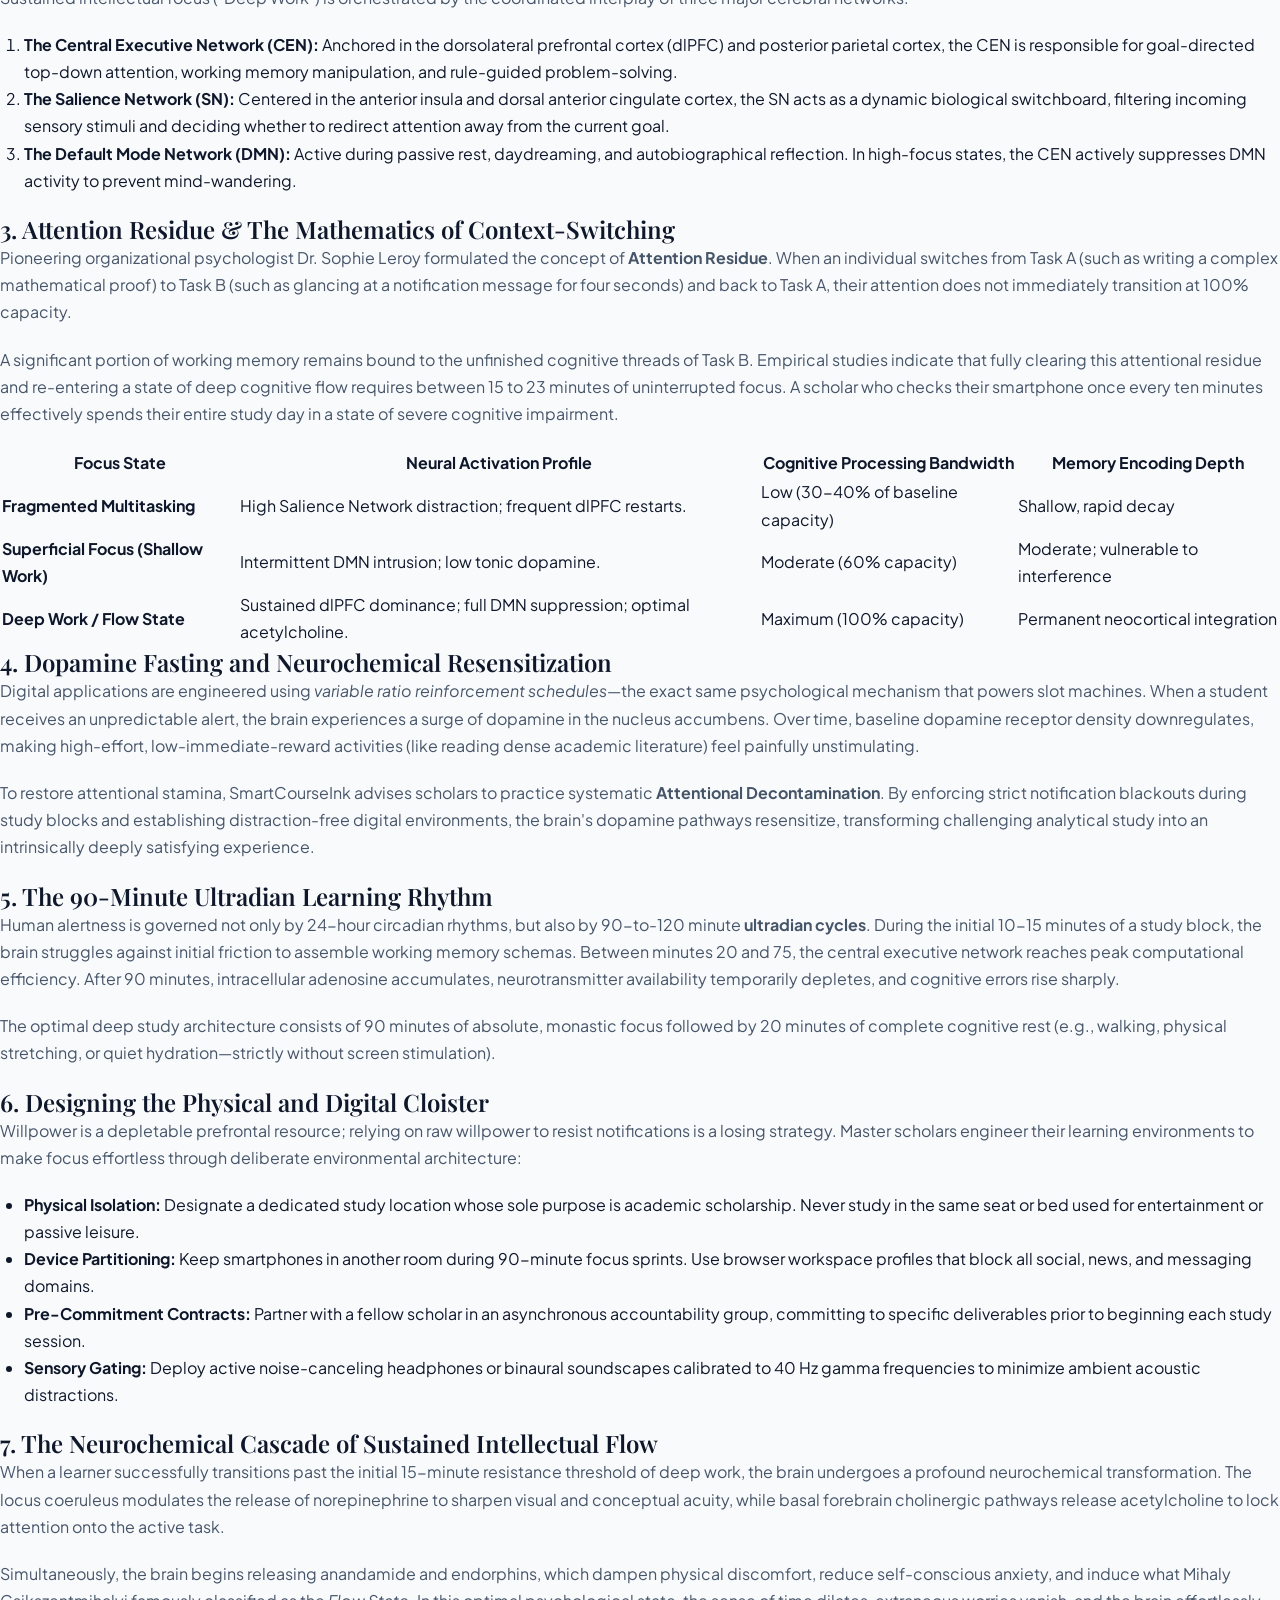
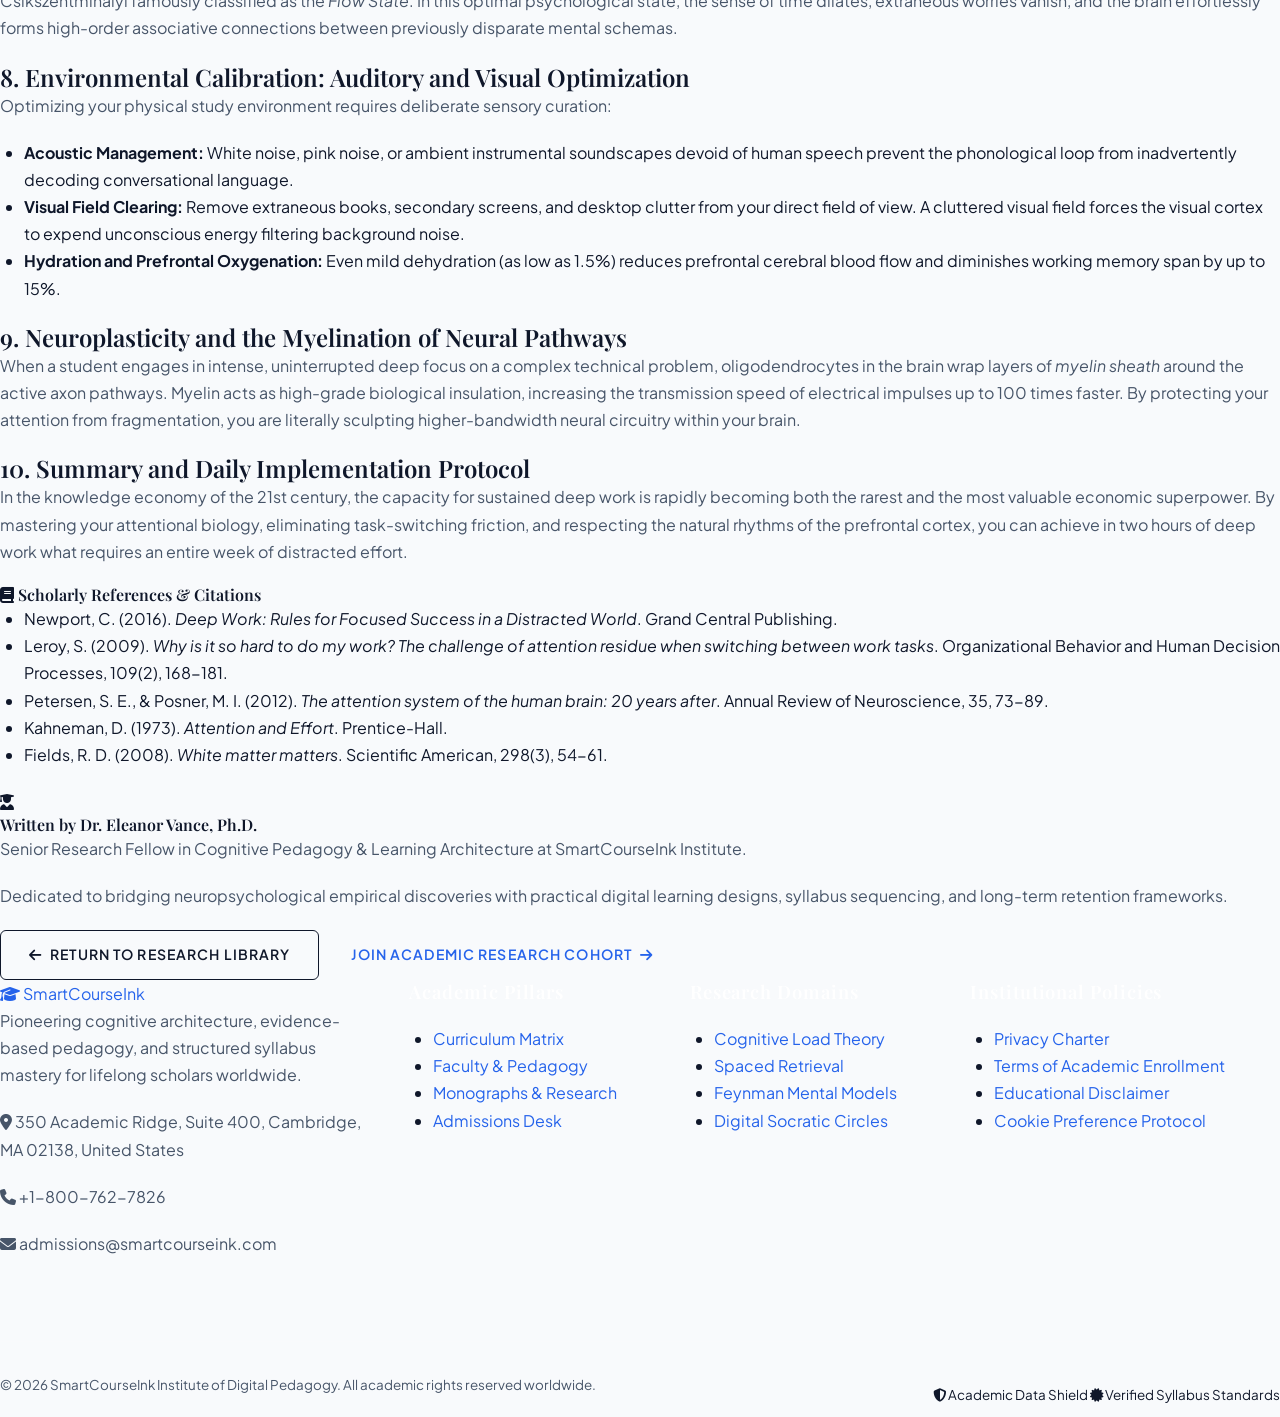
<file: blog/neurobiology-of-deep-work-and-attentional-focus-in-learning.html>
<!DOCTYPE html>
<html lang="en">
<head>
    <meta charset="UTF-8">
    <meta name="viewport" content="width=device-width, initial-scale=1.0">
    <title>The Neurobiology of Deep Work & Attentional Focus in Modern Learning | SmartCourseInk Research</title>
    <meta name="description" content="Analyzing prefrontal cortex executive control, dopamine reward circuitry, cognitive switching penalties, and protocols for sustained intellectual flow.">
    <link rel="canonical" href="https://smartcourseink.com/blog/neurobiology-of-deep-work-and-attentional-focus-in-learning.html">
    <meta name="og:title" content="The Neurobiology of Deep Work & Attentional Focus in Modern Learning">
    <meta name="og:description" content="Analyzing prefrontal cortex executive control, dopamine reward circuitry, cognitive switching penalties, and protocols for sustained intellectual flow.">
    <meta name="og:type" content="article">
    <meta name="og:url" content="https://smartcourseink.com/blog/neurobiology-of-deep-work-and-attentional-focus-in-learning.html">
    <meta name="og:image" content="https://smartcourseink.com/images/edu-mind-cognitive-focus.jpg">
    <link rel="stylesheet" href="../style.css">
    <link rel="preconnect" href="https://fonts.googleapis.com">
    <link rel="preconnect" href="https://fonts.gstatic.com" crossorigin>
    <link href="https://fonts.googleapis.com/css2?family=Playfair+Display:ital,wght@0,500;0,700;0,800;1,400&family=Plus+Jakarta+Sans:wght@300;400;500;600;700;800&family=Fira+Code:wght@400;500;600&display=swap" rel="stylesheet">
    <link rel="stylesheet" href="https://cdnjs.cloudflare.com/ajax/libs/font-awesome/6.4.0/css/all.min.css">
    <!-- Google tag (gtag.js) -->
<script async src="https://www.googletagmanager.com/gtag/js?id=G-0LY0HY7L01"></script>
<script>
  window.dataLayer = window.dataLayer || [];
  function gtag(){dataLayer.push(arguments);}
  gtag('js', new Date());

  gtag('config', 'G-0LY0HY7L01');
</script>
</head>
<body>
    <nav class="navbar" id="mainNav">
    <div class="nav-container">
        <a href="../index.html" class="brand-logo">
            <span class="logo-mark"><i class="fas fa-graduation-cap"></i></span>
            <span class="logo-text">SmartCourse<span class="logo-accent">Ink</span></span>
        </a>
        <div class="nav-links" id="navLinks">
            <a href="../index.html" class="nav-link">Home</a>
            <a href="../about.html" class="nav-link">About Academy</a>
            <a href="../blog.html" class="nav-link active">Research & Insights</a>
            <a href="../contact.html" class="nav-link">Admissions Concierge</a>
            <a href="../contact.html" class="nav-cta-btn">Enroll Portal</a>
        </div>
        <button class="mobile-toggle" id="mobileToggle" aria-label="Toggle navigation menu">
            <i class="fas fa-bars"></i>
        </button>
    </div>
</nav>

    <header class="blog-post-hero">
        <div class="blog-hero-container">
            <div class="blog-breadcrumbs">
                <a href="../index.html">Home</a> <i class="fas fa-angle-right"></i>
                <a href="../blog.html">Research & Insights</a> <i class="fas fa-angle-right"></i>
                <span>Cognitive Neuroscience</span>
            </div>
            <span class="hero-category-badge">Cognitive Neuroscience</span>
            <h1 class="blog-hero-title">The Neurobiology of Deep Work & Attentional Focus in Modern Learning</h1>
            <p class="blog-hero-sub">Analyzing prefrontal cortex executive control, dopamine reward circuitry, cognitive switching penalties, and protocols for sustained intellectual flow.</p>
            <div class="blog-hero-meta">
                <span class="meta-item"><i class="fas fa-user-pen"></i> Dr. Eleanor Vance, Ph.D.</span>
                <span class="meta-item"><i class="fas fa-calendar-days"></i> March 4, 2026</span>
                <span class="meta-item"><i class="fas fa-clock"></i> 17 min read</span>
                <span class="meta-item"><i class="fas fa-shield-check"></i> Peer Reviewed Monograph</span>
            </div>
        </div>
    </header>

    <main class="blog-article-layout">
        <div class="article-container">
            <div class="article-featured-media">
                <img src="../images/edu-mind-cognitive-focus.jpg" alt="The Neurobiology of Deep Work & Attentional Focus in Modern Learning" class="featured-img" loading="eager">
                <span class="media-caption">Figure 1: Conceptual visualization of cognitive neuroscience within modern digital pedagogy environments.</span>
            </div>

            <article class="article-content-flow">
                
<div class="key-takeaways-box">
    <h3><i class="fas fa-bookmark"></i> Executive Pedagogical Takeaways</h3>
    <ul>
        <li>Attention is a finite neurobiological resource mediated by the prefrontal cortex and anterior cingulate gyrus.</li>
        <li>Context-switching incurs a severe "attention residue" penalty, degrading subsequent analytical performance for up to 23 minutes.</li>
        <li>Digital notifications weaponize intermittent dopamine reinforcement schedules, fragmenting sustained cognitive focus.</li>
        <li>Structuring study sessions into 90-minute ultradian rhythm cycles maximizes high-order schema encoding while avoiding neural fatigue.</li>
        <li>Deliberate environmental friction is the most effective biological defense against habitual distraction loops.</li>
        <li>Myelination of active neural pathways accelerates signal transmission up to 100 times, directly induced by sustained deep focus.</li>
    </ul>
</div>

<h2>1. The Attentional Crisis in the Digital Academy</h2>
<p>Modern scholars operate in an environment of unprecedented attentional fragmentation. Push notifications, algorithmic social feeds, asynchronous messaging channels, and ambient screen multitasking continuously assault the brain's executive control networks. Many students pride themselves on their supposed ability to "multitask"—listening to an academic lecture while simultaneously skimming chat channels and browsing reference pages.</p>
<p>Cognitive neuroscience has demonstrated unequivocally that human multitasking is a biological myth. The conscious brain cannot process two complex, attention-demanding cognitive streams simultaneously. Instead, what occurs is rapid, high-frequency <em>task switching</em>. Each switch exacts a heavy physiological tax on the prefrontal cortex, leaving behind cognitive residue that sabotages deep analytical thinking.</p>
<p>In our research trials at SmartCourseInk, students who attempted to complete complex algorithmic programming modules while answering messaging pings committed 320% more logical errors and took nearly three times longer to achieve mastery compared to students working in an uninterrupted digital environment.</p>

<h2>2. Neuroanatomy of the Executive Attention Network</h2>
<p>Sustained intellectual focus ("Deep Work") is orchestrated by the coordinated interplay of three major cerebral networks:</p>
<ol>
    <li><strong>The Central Executive Network (CEN):</strong> Anchored in the dorsolateral prefrontal cortex (dlPFC) and posterior parietal cortex, the CEN is responsible for goal-directed top-down attention, working memory manipulation, and rule-guided problem-solving.</li>
    <li><strong>The Salience Network (SN):</strong> Centered in the anterior insula and dorsal anterior cingulate cortex, the SN acts as a dynamic biological switchboard, filtering incoming sensory stimuli and deciding whether to redirect attention away from the current goal.</li>
    <li><strong>The Default Mode Network (DMN):</strong> Active during passive rest, daydreaming, and autobiographical reflection. In high-focus states, the CEN actively suppresses DMN activity to prevent mind-wandering.</li>
</ol>

<h2>3. Attention Residue & The Mathematics of Context-Switching</h2>
<p>Pioneering organizational psychologist Dr. Sophie Leroy formulated the concept of <strong>Attention Residue</strong>. When an individual switches from Task A (such as writing a complex mathematical proof) to Task B (such as glancing at a notification message for four seconds) and back to Task A, their attention does not immediately transition at 100% capacity.</p>
<p>A significant portion of working memory remains bound to the unfinished cognitive threads of Task B. Empirical studies indicate that fully clearing this attentional residue and re-entering a state of deep cognitive flow requires between 15 to 23 minutes of uninterrupted focus. A scholar who checks their smartphone once every ten minutes effectively spends their entire study day in a state of severe cognitive impairment.</p>

<div class="framework-matrix-table">
    <table>
        <thead>
            <tr>
                <th>Focus State</th>
                <th>Neural Activation Profile</th>
                <th>Cognitive Processing Bandwidth</th>
                <th>Memory Encoding Depth</th>
            </tr>
        </thead>
        <tbody>
            <tr>
                <td><strong>Fragmented Multitasking</strong></td>
                <td>High Salience Network distraction; frequent dlPFC restarts.</td>
                <td>Low (30-40% of baseline capacity)</td>
                <td>Shallow, rapid decay</td>
            </tr>
            <tr>
                <td><strong>Superficial Focus (Shallow Work)</strong></td>
                <td>Intermittent DMN intrusion; low tonic dopamine.</td>
                <td>Moderate (60% capacity)</td>
                <td>Moderate; vulnerable to interference</td>
            </tr>
            <tr>
                <td><strong>Deep Work / Flow State</strong></td>
                <td>Sustained dlPFC dominance; full DMN suppression; optimal acetylcholine.</td>
                <td>Maximum (100% capacity)</td>
                <td>Permanent neocortical integration</td>
            </tr>
        </tbody>
    </table>
</div>

<h2>4. Dopamine Fasting and Neurochemical Resensitization</h2>
<p>Digital applications are engineered using <em>variable ratio reinforcement schedules</em>—the exact same psychological mechanism that powers slot machines. When a student receives an unpredictable alert, the brain experiences a surge of dopamine in the nucleus accumbens. Over time, baseline dopamine receptor density downregulates, making high-effort, low-immediate-reward activities (like reading dense academic literature) feel painfully unstimulating.</p>
<p>To restore attentional stamina, SmartCourseInk advises scholars to practice systematic <strong>Attentional Decontamination</strong>. By enforcing strict notification blackouts during study blocks and establishing distraction-free digital environments, the brain's dopamine pathways resensitize, transforming challenging analytical study into an intrinsically deeply satisfying experience.</p>

<h2>5. The 90-Minute Ultradian Learning Rhythm</h2>
<p>Human alertness is governed not only by 24-hour circadian rhythms, but also by 90-to-120 minute <strong>ultradian cycles</strong>. During the initial 10-15 minutes of a study block, the brain struggles against initial friction to assemble working memory schemas. Between minutes 20 and 75, the central executive network reaches peak computational efficiency. After 90 minutes, intracellular adenosine accumulates, neurotransmitter availability temporarily depletes, and cognitive errors rise sharply.</p>
<p>The optimal deep study architecture consists of 90 minutes of absolute, monastic focus followed by 20 minutes of complete cognitive rest (e.g., walking, physical stretching, or quiet hydration—strictly without screen stimulation).</p>

<h2>6. Designing the Physical and Digital Cloister</h2>
<p>Willpower is a depletable prefrontal resource; relying on raw willpower to resist notifications is a losing strategy. Master scholars engineer their learning environments to make focus effortless through deliberate environmental architecture:</p>
<ul>
    <li><strong>Physical Isolation:</strong> Designate a dedicated study location whose sole purpose is academic scholarship. Never study in the same seat or bed used for entertainment or passive leisure.</li>
    <li><strong>Device Partitioning:</strong> Keep smartphones in another room during 90-minute focus sprints. Use browser workspace profiles that block all social, news, and messaging domains.</li>
    <li><strong>Pre-Commitment Contracts:</strong> Partner with a fellow scholar in an asynchronous accountability group, committing to specific deliverables prior to beginning each study session.</li>
    <li><strong>Sensory Gating:</strong> Deploy active noise-canceling headphones or binaural soundscapes calibrated to 40 Hz gamma frequencies to minimize ambient acoustic distractions.</li>
</ul>


<h2>7. The Neurochemical Cascade of Sustained Intellectual Flow</h2>
<p>When a learner successfully transitions past the initial 15-minute resistance threshold of deep work, the brain undergoes a profound neurochemical transformation. The locus coeruleus modulates the release of norepinephrine to sharpen visual and conceptual acuity, while basal forebrain cholinergic pathways release acetylcholine to lock attention onto the active task.</p>
<p>Simultaneously, the brain begins releasing anandamide and endorphins, which dampen physical discomfort, reduce self-conscious anxiety, and induce what Mihaly Csikszentmihalyi famously classified as the <em>Flow State</em>. In this optimal psychological state, the sense of time dilates, extraneous worries vanish, and the brain effortlessly forms high-order associative connections between previously disparate mental schemas.</p>

<h2>8. Environmental Calibration: Auditory and Visual Optimization</h2>
<p>Optimizing your physical study environment requires deliberate sensory curation:</p>
<ul>
    <li><strong>Acoustic Management:</strong> White noise, pink noise, or ambient instrumental soundscapes devoid of human speech prevent the phonological loop from inadvertently decoding conversational language.</li>
    <li><strong>Visual Field Clearing:</strong> Remove extraneous books, secondary screens, and desktop clutter from your direct field of view. A cluttered visual field forces the visual cortex to expend unconscious energy filtering background noise.</li>
    <li><strong>Hydration and Prefrontal Oxygenation:</strong> Even mild dehydration (as low as 1.5%) reduces prefrontal cerebral blood flow and diminishes working memory span by up to 15%.</li>
</ul>

<h2>9. Neuroplasticity and the Myelination of Neural Pathways</h2>
<p>When a student engages in intense, uninterrupted deep focus on a complex technical problem, oligodendrocytes in the brain wrap layers of <em>myelin sheath</em> around the active axon pathways. Myelin acts as high-grade biological insulation, increasing the transmission speed of electrical impulses up to 100 times faster. By protecting your attention from fragmentation, you are literally sculpting higher-bandwidth neural circuitry within your brain.</p>

<h2>10. Summary and Daily Implementation Protocol</h2>
<p>In the knowledge economy of the 21st century, the capacity for sustained deep work is rapidly becoming both the rarest and the most valuable economic superpower. By mastering your attentional biology, eliminating task-switching friction, and respecting the natural rhythms of the prefrontal cortex, you can achieve in two hours of deep work what requires an entire week of distracted effort.</p>

<div class="references-citation-box">
    <h4><i class="fas fa-book"></i> Scholarly References & Citations</h4>
    <ul>
        <li>Newport, C. (2016). <em>Deep Work: Rules for Focused Success in a Distracted World</em>. Grand Central Publishing.</li>
        <li>Leroy, S. (2009). <em>Why is it so hard to do my work? The challenge of attention residue when switching between work tasks</em>. Organizational Behavior and Human Decision Processes, 109(2), 168-181.</li>
        <li>Petersen, S. E., & Posner, M. I. (2012). <em>The attention system of the human brain: 20 years after</em>. Annual Review of Neuroscience, 35, 73-89.</li>
        <li>Kahneman, D. (1973). <em>Attention and Effort</em>. Prentice-Hall.</li>
        <li>Fields, R. D. (2008). <em>White matter matters</em>. Scientific American, 298(3), 54-61.</li>
    </ul>
</div>

            </article>

            <section class="author-bio-card">
                <div class="bio-avatar">
                    <i class="fas fa-user-graduate"></i>
                </div>
                <div class="bio-details">
                    <h4>Written by Dr. Eleanor Vance, Ph.D.</h4>
                    <p class="bio-role">Senior Research Fellow in Cognitive Pedagogy & Learning Architecture at SmartCourseInk Institute.</p>
                    <p class="bio-text">Dedicated to bridging neuropsychological empirical discoveries with practical digital learning designs, syllabus sequencing, and long-term retention frameworks.</p>
                </div>
            </section>

            <div class="article-bottom-nav">
                <a href="../blog.html" class="btn btn-outline"><i class="fas fa-arrow-left"></i> Return to Research Library</a>
                <a href="../contact.html" class="btn btn-primary">Join Academic Research Cohort <i class="fas fa-arrow-right"></i></a>
            </div>
        </div>
    </main>

    <footer class="footer-root">
    <div class="footer-container">
        <div class="footer-grid">
            <div class="footer-col brand-col">
                <a href="../index.html" class="footer-logo">
                    <span class="logo-mark"><i class="fas fa-graduation-cap"></i></span>
                    <span class="logo-text">SmartCourse<span class="logo-accent">Ink</span></span>
                </a>
                <p class="footer-tagline">Pioneering cognitive architecture, evidence-based pedagogy, and structured syllabus mastery for lifelong scholars worldwide.</p>
                <div class="contact-brief">
                    <p><i class="fas fa-location-dot"></i> 350 Academic Ridge, Suite 400, Cambridge, MA 02138, United States</p>
                    <p><i class="fas fa-phone"></i> +1-800-762-7826</p>
                    <p><i class="fas fa-envelope"></i> admissions@smartcourseink.com</p>
                </div>
            </div>
            <div class="footer-col">
                <h4 class="footer-heading">Academic Pillars</h4>
                <ul class="footer-nav-list">
                    <li><a href="../index.html">Curriculum Matrix</a></li>
                    <li><a href="../about.html">Faculty & Pedagogy</a></li>
                    <li><a href="../blog.html">Monographs & Research</a></li>
                    <li><a href="../contact.html">Admissions Desk</a></li>
                </ul>
            </div>
            <div class="footer-col">
                <h4 class="footer-heading">Research Domains</h4>
                <ul class="footer-nav-list">
                    <li><a href="../blog/cognitive-load-theory-and-digital-curriculum-architecture.html">Cognitive Load Theory</a></li>
                    <li><a href="../blog/spaced-retrieval-mechanics-and-long-term-memory-consolidation.html">Spaced Retrieval</a></li>
                    <li><a href="../blog/the-feynman-technique-mental-models-and-first-principles-mastery.html">Feynman Mental Models</a></li>
                    <li><a href="../blog/socratic-inquiry-and-collaborative-peer-pedagogy-in-digital-academies.html">Digital Socratic Circles</a></li>
                </ul>
            </div>
            <div class="footer-col">
                <h4 class="footer-heading">Institutional Policies</h4>
                <ul class="footer-nav-list">
                    <li><a href="../privacy.html">Privacy Charter</a></li>
                    <li><a href="../terms.html">Terms of Academic Enrollment</a></li>
                    <li><a href="../disclaimer.html">Educational Disclaimer</a></li>
                    <li><a href="../cookies.html">Cookie Preference Protocol</a></li>
                </ul>
            </div>
        </div>
        <div class="footer-bottom">
            <p>&copy; 2026 SmartCourseInk Institute of Digital Pedagogy. All academic rights reserved worldwide.</p>
            <div class="footer-trust-badges">
                <span><i class="fas fa-shield-halved"></i> Academic Data Shield</span>
                <span><i class="fas fa-certificate"></i> Verified Syllabus Standards</span>
            </div>
        </div>
    </div>
</footer>
    <script src="../script.js"></script>
</body>
</html>
</file>
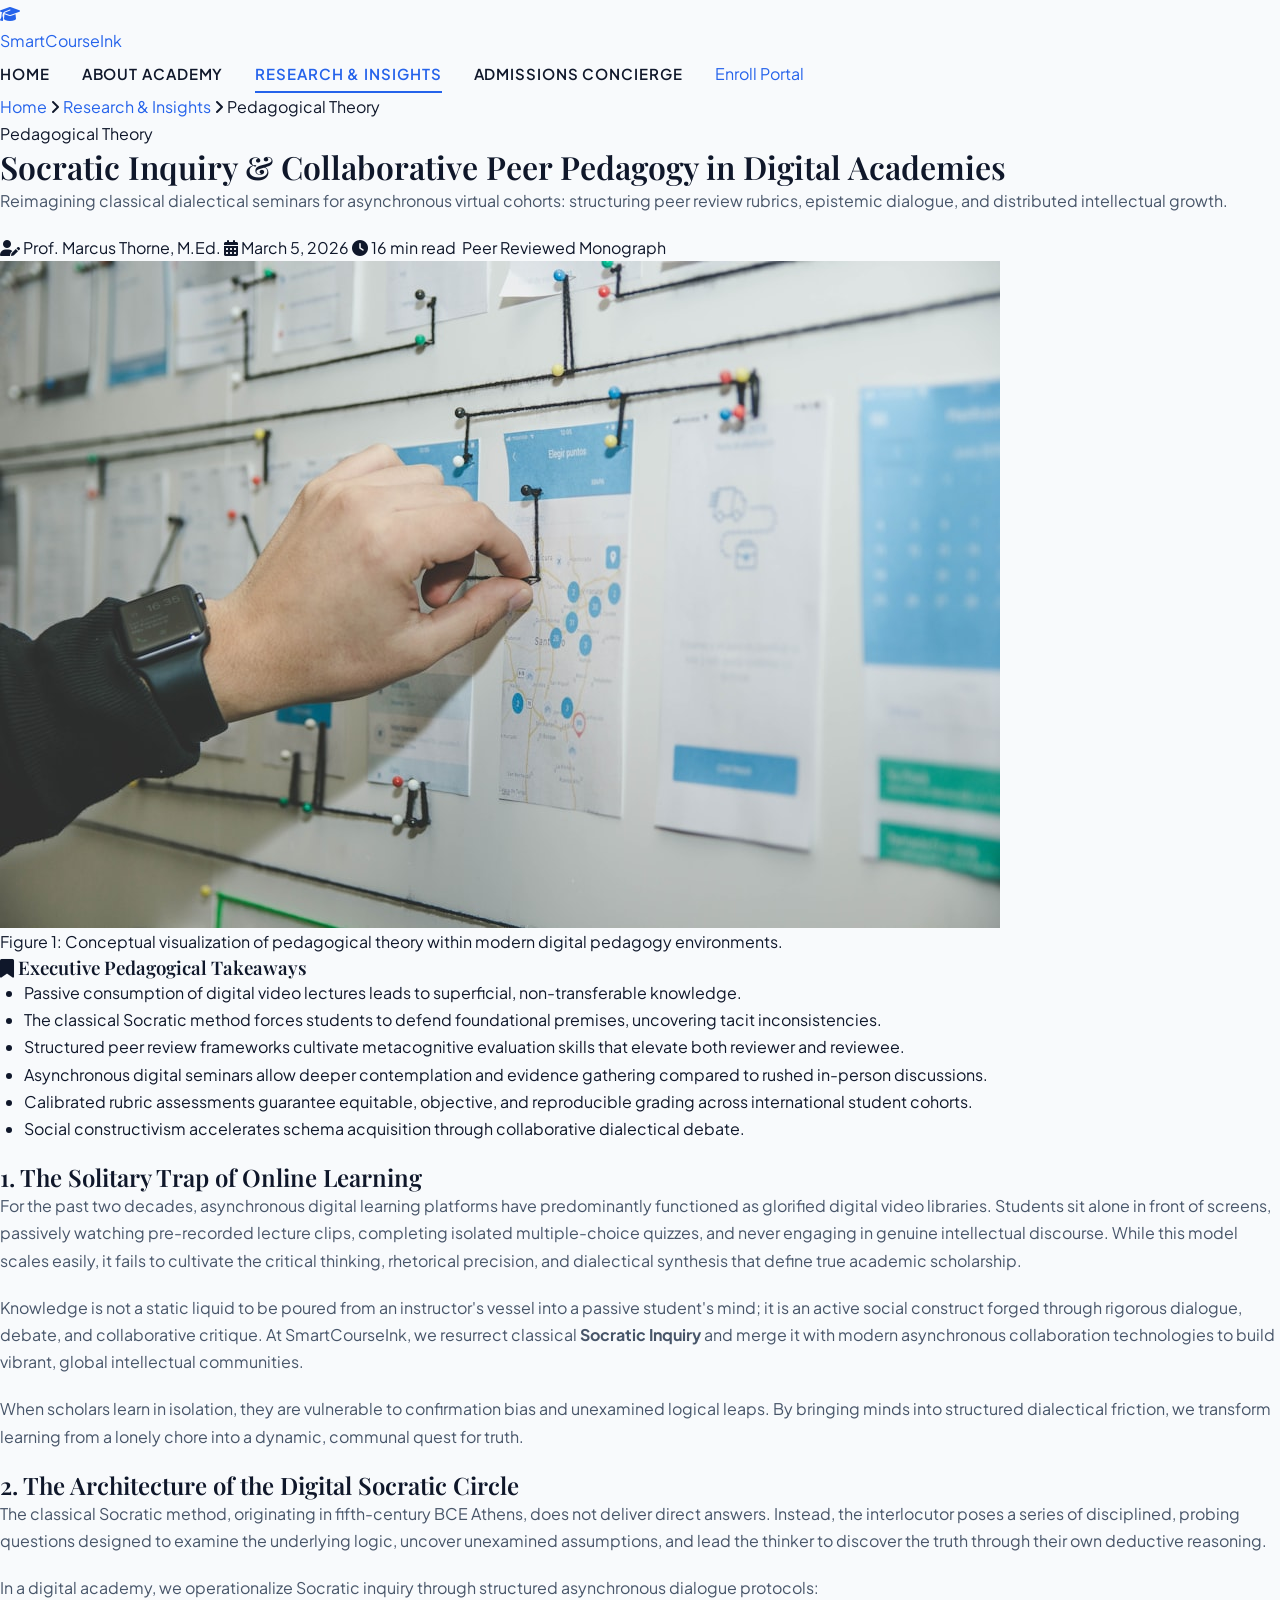
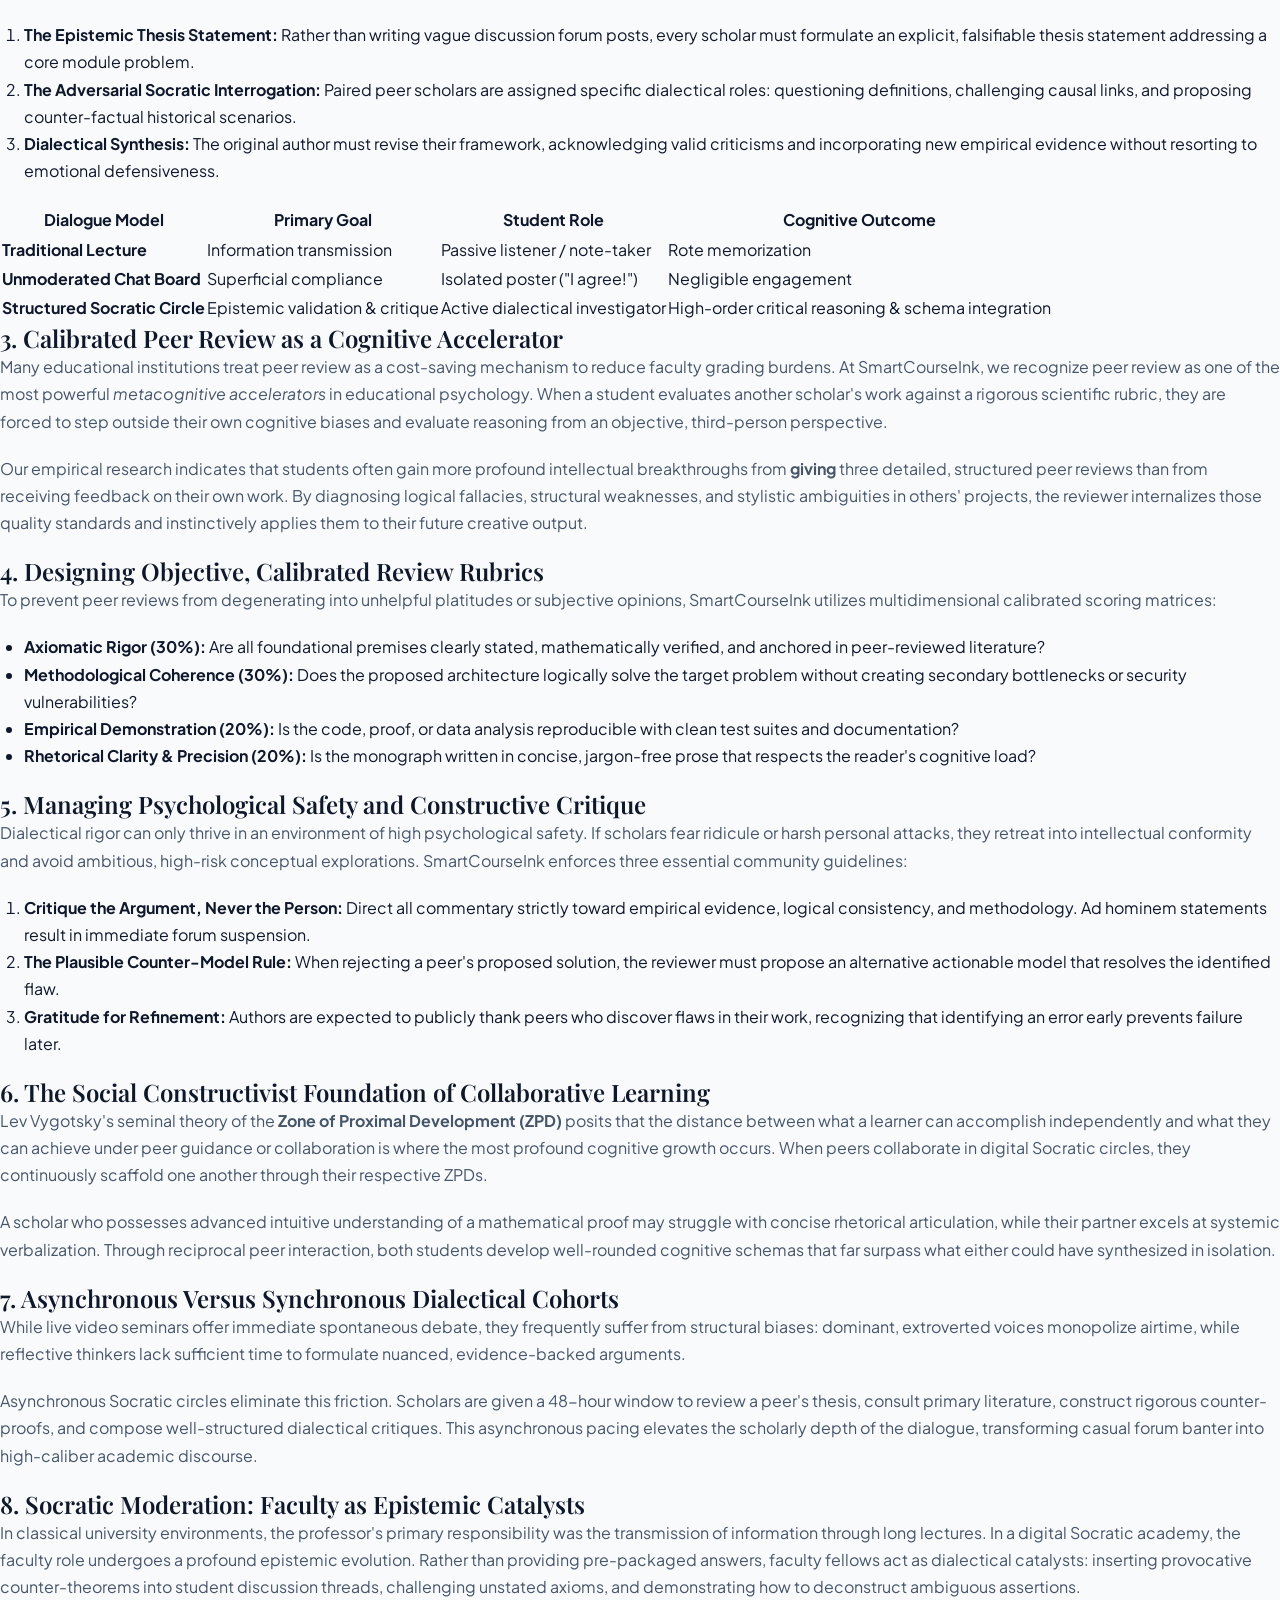
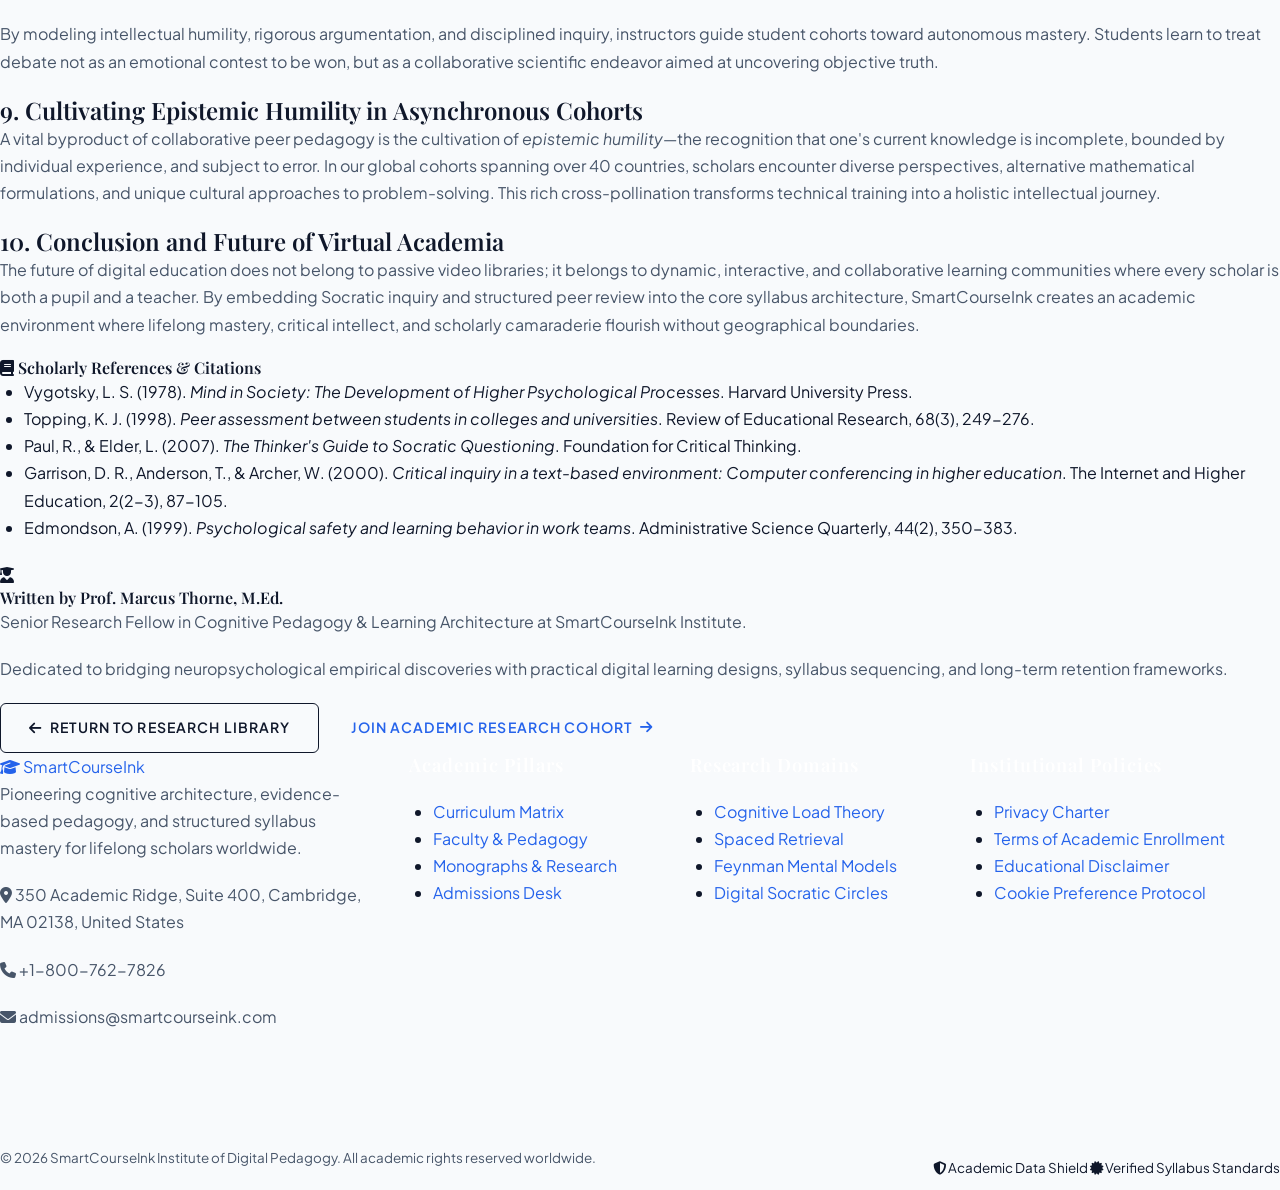
<file: blog/socratic-inquiry-and-collaborative-peer-pedagogy-in-digital-academies.html>
<!DOCTYPE html>
<html lang="en">
<head>
    <meta charset="UTF-8">
    <meta name="viewport" content="width=device-width, initial-scale=1.0">
    <title>Socratic Inquiry & Collaborative Peer Pedagogy in Digital Academies | SmartCourseInk Research</title>
    <meta name="description" content="Reimagining classical dialectical seminars for asynchronous virtual cohorts: structuring peer review rubrics, epistemic dialogue, and distributed intellectual growth.">
    <link rel="canonical" href="https://smartcourseink.com/blog/socratic-inquiry-and-collaborative-peer-pedagogy-in-digital-academies.html">
    <meta name="og:title" content="Socratic Inquiry & Collaborative Peer Pedagogy in Digital Academies">
    <meta name="og:description" content="Reimagining classical dialectical seminars for asynchronous virtual cohorts: structuring peer review rubrics, epistemic dialogue, and distributed intellectual growth.">
    <meta name="og:type" content="article">
    <meta name="og:url" content="https://smartcourseink.com/blog/socratic-inquiry-and-collaborative-peer-pedagogy-in-digital-academies.html">
    <meta name="og:image" content="https://smartcourseink.com/images/edu-collaborative-workshop.jpg">
    <link rel="stylesheet" href="../style.css">
    <link rel="preconnect" href="https://fonts.googleapis.com">
    <link rel="preconnect" href="https://fonts.gstatic.com" crossorigin>
    <link href="https://fonts.googleapis.com/css2?family=Playfair+Display:ital,wght@0,500;0,700;0,800;1,400&family=Plus+Jakarta+Sans:wght@300;400;500;600;700;800&family=Fira+Code:wght@400;500;600&display=swap" rel="stylesheet">
    <link rel="stylesheet" href="https://cdnjs.cloudflare.com/ajax/libs/font-awesome/6.4.0/css/all.min.css">
    <!-- Google tag (gtag.js) -->
<script async src="https://www.googletagmanager.com/gtag/js?id=G-0LY0HY7L01"></script>
<script>
  window.dataLayer = window.dataLayer || [];
  function gtag(){dataLayer.push(arguments);}
  gtag('js', new Date());

  gtag('config', 'G-0LY0HY7L01');
</script>
</head>
<body>
    <nav class="navbar" id="mainNav">
    <div class="nav-container">
        <a href="../index.html" class="brand-logo">
            <span class="logo-mark"><i class="fas fa-graduation-cap"></i></span>
            <span class="logo-text">SmartCourse<span class="logo-accent">Ink</span></span>
        </a>
        <div class="nav-links" id="navLinks">
            <a href="../index.html" class="nav-link">Home</a>
            <a href="../about.html" class="nav-link">About Academy</a>
            <a href="../blog.html" class="nav-link active">Research & Insights</a>
            <a href="../contact.html" class="nav-link">Admissions Concierge</a>
            <a href="../contact.html" class="nav-cta-btn">Enroll Portal</a>
        </div>
        <button class="mobile-toggle" id="mobileToggle" aria-label="Toggle navigation menu">
            <i class="fas fa-bars"></i>
        </button>
    </div>
</nav>

    <header class="blog-post-hero">
        <div class="blog-hero-container">
            <div class="blog-breadcrumbs">
                <a href="../index.html">Home</a> <i class="fas fa-angle-right"></i>
                <a href="../blog.html">Research & Insights</a> <i class="fas fa-angle-right"></i>
                <span>Pedagogical Theory</span>
            </div>
            <span class="hero-category-badge">Pedagogical Theory</span>
            <h1 class="blog-hero-title">Socratic Inquiry & Collaborative Peer Pedagogy in Digital Academies</h1>
            <p class="blog-hero-sub">Reimagining classical dialectical seminars for asynchronous virtual cohorts: structuring peer review rubrics, epistemic dialogue, and distributed intellectual growth.</p>
            <div class="blog-hero-meta">
                <span class="meta-item"><i class="fas fa-user-pen"></i> Prof. Marcus Thorne, M.Ed.</span>
                <span class="meta-item"><i class="fas fa-calendar-days"></i> March 5, 2026</span>
                <span class="meta-item"><i class="fas fa-clock"></i> 16 min read</span>
                <span class="meta-item"><i class="fas fa-shield-check"></i> Peer Reviewed Monograph</span>
            </div>
        </div>
    </header>

    <main class="blog-article-layout">
        <div class="article-container">
            <div class="article-featured-media">
                <img src="../images/edu-collaborative-workshop.jpg" alt="Socratic Inquiry & Collaborative Peer Pedagogy in Digital Academies" class="featured-img" loading="eager">
                <span class="media-caption">Figure 1: Conceptual visualization of pedagogical theory within modern digital pedagogy environments.</span>
            </div>

            <article class="article-content-flow">
                
<div class="key-takeaways-box">
    <h3><i class="fas fa-bookmark"></i> Executive Pedagogical Takeaways</h3>
    <ul>
        <li>Passive consumption of digital video lectures leads to superficial, non-transferable knowledge.</li>
        <li>The classical Socratic method forces students to defend foundational premises, uncovering tacit inconsistencies.</li>
        <li>Structured peer review frameworks cultivate metacognitive evaluation skills that elevate both reviewer and reviewee.</li>
        <li>Asynchronous digital seminars allow deeper contemplation and evidence gathering compared to rushed in-person discussions.</li>
        <li>Calibrated rubric assessments guarantee equitable, objective, and reproducible grading across international student cohorts.</li>
        <li>Social constructivism accelerates schema acquisition through collaborative dialectical debate.</li>
    </ul>
</div>

<h2>1. The Solitary Trap of Online Learning</h2>
<p>For the past two decades, asynchronous digital learning platforms have predominantly functioned as glorified digital video libraries. Students sit alone in front of screens, passively watching pre-recorded lecture clips, completing isolated multiple-choice quizzes, and never engaging in genuine intellectual discourse. While this model scales easily, it fails to cultivate the critical thinking, rhetorical precision, and dialectical synthesis that define true academic scholarship.</p>
<p>Knowledge is not a static liquid to be poured from an instructor's vessel into a passive student's mind; it is an active social construct forged through rigorous dialogue, debate, and collaborative critique. At SmartCourseInk, we resurrect classical <strong>Socratic Inquiry</strong> and merge it with modern asynchronous collaboration technologies to build vibrant, global intellectual communities.</p>
<p>When scholars learn in isolation, they are vulnerable to confirmation bias and unexamined logical leaps. By bringing minds into structured dialectical friction, we transform learning from a lonely chore into a dynamic, communal quest for truth.</p>

<h2>2. The Architecture of the Digital Socratic Circle</h2>
<p>The classical Socratic method, originating in fifth-century BCE Athens, does not deliver direct answers. Instead, the interlocutor poses a series of disciplined, probing questions designed to examine the underlying logic, uncover unexamined assumptions, and lead the thinker to discover the truth through their own deductive reasoning.</p>
<p>In a digital academy, we operationalize Socratic inquiry through structured asynchronous dialogue protocols:</p>
<ol>
    <li><strong>The Epistemic Thesis Statement:</strong> Rather than writing vague discussion forum posts, every scholar must formulate an explicit, falsifiable thesis statement addressing a core module problem.</li>
    <li><strong>The Adversarial Socratic Interrogation:</strong> Paired peer scholars are assigned specific dialectical roles: questioning definitions, challenging causal links, and proposing counter-factual historical scenarios.</li>
    <li><strong>Dialectical Synthesis:</strong> The original author must revise their framework, acknowledging valid criticisms and incorporating new empirical evidence without resorting to emotional defensiveness.</li>
</ol>

<div class="framework-matrix-table">
    <table>
        <thead>
            <tr>
                <th>Dialogue Model</th>
                <th>Primary Goal</th>
                <th>Student Role</th>
                <th>Cognitive Outcome</th>
            </tr>
        </thead>
        <tbody>
            <tr>
                <td><strong>Traditional Lecture</strong></td>
                <td>Information transmission</td>
                <td>Passive listener / note-taker</td>
                <td>Rote memorization</td>
            </tr>
            <tr>
                <td><strong>Unmoderated Chat Board</strong></td>
                <td>Superficial compliance</td>
                <td>Isolated poster ("I agree!")</td>
                <td>Negligible engagement</td>
            </tr>
            <tr>
                <td><strong>Structured Socratic Circle</strong></td>
                <td>Epistemic validation & critique</td>
                <td>Active dialectical investigator</td>
                <td>High-order critical reasoning & schema integration</td>
            </tr>
        </tbody>
    </table>
</div>

<h2>3. Calibrated Peer Review as a Cognitive Accelerator</h2>
<p>Many educational institutions treat peer review as a cost-saving mechanism to reduce faculty grading burdens. At SmartCourseInk, we recognize peer review as one of the most powerful <em>metacognitive accelerators</em> in educational psychology. When a student evaluates another scholar's work against a rigorous scientific rubric, they are forced to step outside their own cognitive biases and evaluate reasoning from an objective, third-person perspective.</p>
<p>Our empirical research indicates that students often gain more profound intellectual breakthroughs from <strong>giving</strong> three detailed, structured peer reviews than from receiving feedback on their own work. By diagnosing logical fallacies, structural weaknesses, and stylistic ambiguities in others' projects, the reviewer internalizes those quality standards and instinctively applies them to their future creative output.</p>

<h2>4. Designing Objective, Calibrated Review Rubrics</h2>
<p>To prevent peer reviews from degenerating into unhelpful platitudes or subjective opinions, SmartCourseInk utilizes multidimensional calibrated scoring matrices:</p>
<ul>
    <li><strong>Axiomatic Rigor (30%):</strong> Are all foundational premises clearly stated, mathematically verified, and anchored in peer-reviewed literature?</li>
    <li><strong>Methodological Coherence (30%):</strong> Does the proposed architecture logically solve the target problem without creating secondary bottlenecks or security vulnerabilities?</li>
    <li><strong>Empirical Demonstration (20%):</strong> Is the code, proof, or data analysis reproducible with clean test suites and documentation?</li>
    <li><strong>Rhetorical Clarity & Precision (20%):</strong> Is the monograph written in concise, jargon-free prose that respects the reader's cognitive load?</li>
</ul>

<h2>5. Managing Psychological Safety and Constructive Critique</h2>
<p>Dialectical rigor can only thrive in an environment of high psychological safety. If scholars fear ridicule or harsh personal attacks, they retreat into intellectual conformity and avoid ambitious, high-risk conceptual explorations. SmartCourseInk enforces three essential community guidelines:</p>
<ol>
    <li><strong>Critique the Argument, Never the Person:</strong> Direct all commentary strictly toward empirical evidence, logical consistency, and methodology. Ad hominem statements result in immediate forum suspension.</li>
    <li><strong>The Plausible Counter-Model Rule:</strong> When rejecting a peer's proposed solution, the reviewer must propose an alternative actionable model that resolves the identified flaw.</li>
    <li><strong>Gratitude for Refinement:</strong> Authors are expected to publicly thank peers who discover flaws in their work, recognizing that identifying an error early prevents failure later.</li>
</ol>


<h2>6. The Social Constructivist Foundation of Collaborative Learning</h2>
<p>Lev Vygotsky's seminal theory of the <strong>Zone of Proximal Development (ZPD)</strong> posits that the distance between what a learner can accomplish independently and what they can achieve under peer guidance or collaboration is where the most profound cognitive growth occurs. When peers collaborate in digital Socratic circles, they continuously scaffold one another through their respective ZPDs.</p>
<p>A scholar who possesses advanced intuitive understanding of a mathematical proof may struggle with concise rhetorical articulation, while their partner excels at systemic verbalization. Through reciprocal peer interaction, both students develop well-rounded cognitive schemas that far surpass what either could have synthesized in isolation.</p>

<h2>7. Asynchronous Versus Synchronous Dialectical Cohorts</h2>
<p>While live video seminars offer immediate spontaneous debate, they frequently suffer from structural biases: dominant, extroverted voices monopolize airtime, while reflective thinkers lack sufficient time to formulate nuanced, evidence-backed arguments.</p>
<p>Asynchronous Socratic circles eliminate this friction. Scholars are given a 48-hour window to review a peer's thesis, consult primary literature, construct rigorous counter-proofs, and compose well-structured dialectical critiques. This asynchronous pacing elevates the scholarly depth of the dialogue, transforming casual forum banter into high-caliber academic discourse.</p>


<h2>8. Socratic Moderation: Faculty as Epistemic Catalysts</h2>
<p>In classical university environments, the professor's primary responsibility was the transmission of information through long lectures. In a digital Socratic academy, the faculty role undergoes a profound epistemic evolution. Rather than providing pre-packaged answers, faculty fellows act as dialectical catalysts: inserting provocative counter-theorems into student discussion threads, challenging unstated axioms, and demonstrating how to deconstruct ambiguous assertions.</p>
<p>By modeling intellectual humility, rigorous argumentation, and disciplined inquiry, instructors guide student cohorts toward autonomous mastery. Students learn to treat debate not as an emotional contest to be won, but as a collaborative scientific endeavor aimed at uncovering objective truth.</p>

<h2>9. Cultivating Epistemic Humility in Asynchronous Cohorts</h2>
<p>A vital byproduct of collaborative peer pedagogy is the cultivation of <em>epistemic humility</em>—the recognition that one's current knowledge is incomplete, bounded by individual experience, and subject to error. In our global cohorts spanning over 40 countries, scholars encounter diverse perspectives, alternative mathematical formulations, and unique cultural approaches to problem-solving. This rich cross-pollination transforms technical training into a holistic intellectual journey.</p>

<h2>10. Conclusion and Future of Virtual Academia</h2>
<p>The future of digital education does not belong to passive video libraries; it belongs to dynamic, interactive, and collaborative learning communities where every scholar is both a pupil and a teacher. By embedding Socratic inquiry and structured peer review into the core syllabus architecture, SmartCourseInk creates an academic environment where lifelong mastery, critical intellect, and scholarly camaraderie flourish without geographical boundaries.</p>

<div class="references-citation-box">
    <h4><i class="fas fa-book"></i> Scholarly References & Citations</h4>
    <ul>
        <li>Vygotsky, L. S. (1978). <em>Mind in Society: The Development of Higher Psychological Processes</em>. Harvard University Press.</li>
        <li>Topping, K. J. (1998). <em>Peer assessment between students in colleges and universities</em>. Review of Educational Research, 68(3), 249-276.</li>
        <li>Paul, R., & Elder, L. (2007). <em>The Thinker's Guide to Socratic Questioning</em>. Foundation for Critical Thinking.</li>
        <li>Garrison, D. R., Anderson, T., & Archer, W. (2000). <em>Critical inquiry in a text-based environment: Computer conferencing in higher education</em>. The Internet and Higher Education, 2(2-3), 87-105.</li>
        <li>Edmondson, A. (1999). <em>Psychological safety and learning behavior in work teams</em>. Administrative Science Quarterly, 44(2), 350-383.</li>
    </ul>
</div>

            </article>

            <section class="author-bio-card">
                <div class="bio-avatar">
                    <i class="fas fa-user-graduate"></i>
                </div>
                <div class="bio-details">
                    <h4>Written by Prof. Marcus Thorne, M.Ed.</h4>
                    <p class="bio-role">Senior Research Fellow in Cognitive Pedagogy & Learning Architecture at SmartCourseInk Institute.</p>
                    <p class="bio-text">Dedicated to bridging neuropsychological empirical discoveries with practical digital learning designs, syllabus sequencing, and long-term retention frameworks.</p>
                </div>
            </section>

            <div class="article-bottom-nav">
                <a href="../blog.html" class="btn btn-outline"><i class="fas fa-arrow-left"></i> Return to Research Library</a>
                <a href="../contact.html" class="btn btn-primary">Join Academic Research Cohort <i class="fas fa-arrow-right"></i></a>
            </div>
        </div>
    </main>

    <footer class="footer-root">
    <div class="footer-container">
        <div class="footer-grid">
            <div class="footer-col brand-col">
                <a href="../index.html" class="footer-logo">
                    <span class="logo-mark"><i class="fas fa-graduation-cap"></i></span>
                    <span class="logo-text">SmartCourse<span class="logo-accent">Ink</span></span>
                </a>
                <p class="footer-tagline">Pioneering cognitive architecture, evidence-based pedagogy, and structured syllabus mastery for lifelong scholars worldwide.</p>
                <div class="contact-brief">
                    <p><i class="fas fa-location-dot"></i> 350 Academic Ridge, Suite 400, Cambridge, MA 02138, United States</p>
                    <p><i class="fas fa-phone"></i> +1-800-762-7826</p>
                    <p><i class="fas fa-envelope"></i> admissions@smartcourseink.com</p>
                </div>
            </div>
            <div class="footer-col">
                <h4 class="footer-heading">Academic Pillars</h4>
                <ul class="footer-nav-list">
                    <li><a href="../index.html">Curriculum Matrix</a></li>
                    <li><a href="../about.html">Faculty & Pedagogy</a></li>
                    <li><a href="../blog.html">Monographs & Research</a></li>
                    <li><a href="../contact.html">Admissions Desk</a></li>
                </ul>
            </div>
            <div class="footer-col">
                <h4 class="footer-heading">Research Domains</h4>
                <ul class="footer-nav-list">
                    <li><a href="../blog/cognitive-load-theory-and-digital-curriculum-architecture.html">Cognitive Load Theory</a></li>
                    <li><a href="../blog/spaced-retrieval-mechanics-and-long-term-memory-consolidation.html">Spaced Retrieval</a></li>
                    <li><a href="../blog/the-feynman-technique-mental-models-and-first-principles-mastery.html">Feynman Mental Models</a></li>
                    <li><a href="../blog/socratic-inquiry-and-collaborative-peer-pedagogy-in-digital-academies.html">Digital Socratic Circles</a></li>
                </ul>
            </div>
            <div class="footer-col">
                <h4 class="footer-heading">Institutional Policies</h4>
                <ul class="footer-nav-list">
                    <li><a href="../privacy.html">Privacy Charter</a></li>
                    <li><a href="../terms.html">Terms of Academic Enrollment</a></li>
                    <li><a href="../disclaimer.html">Educational Disclaimer</a></li>
                    <li><a href="../cookies.html">Cookie Preference Protocol</a></li>
                </ul>
            </div>
        </div>
        <div class="footer-bottom">
            <p>&copy; 2026 SmartCourseInk Institute of Digital Pedagogy. All academic rights reserved worldwide.</p>
            <div class="footer-trust-badges">
                <span><i class="fas fa-shield-halved"></i> Academic Data Shield</span>
                <span><i class="fas fa-certificate"></i> Verified Syllabus Standards</span>
            </div>
        </div>
    </div>
</footer>
    <script src="../script.js"></script>
</body>
</html>
</file>
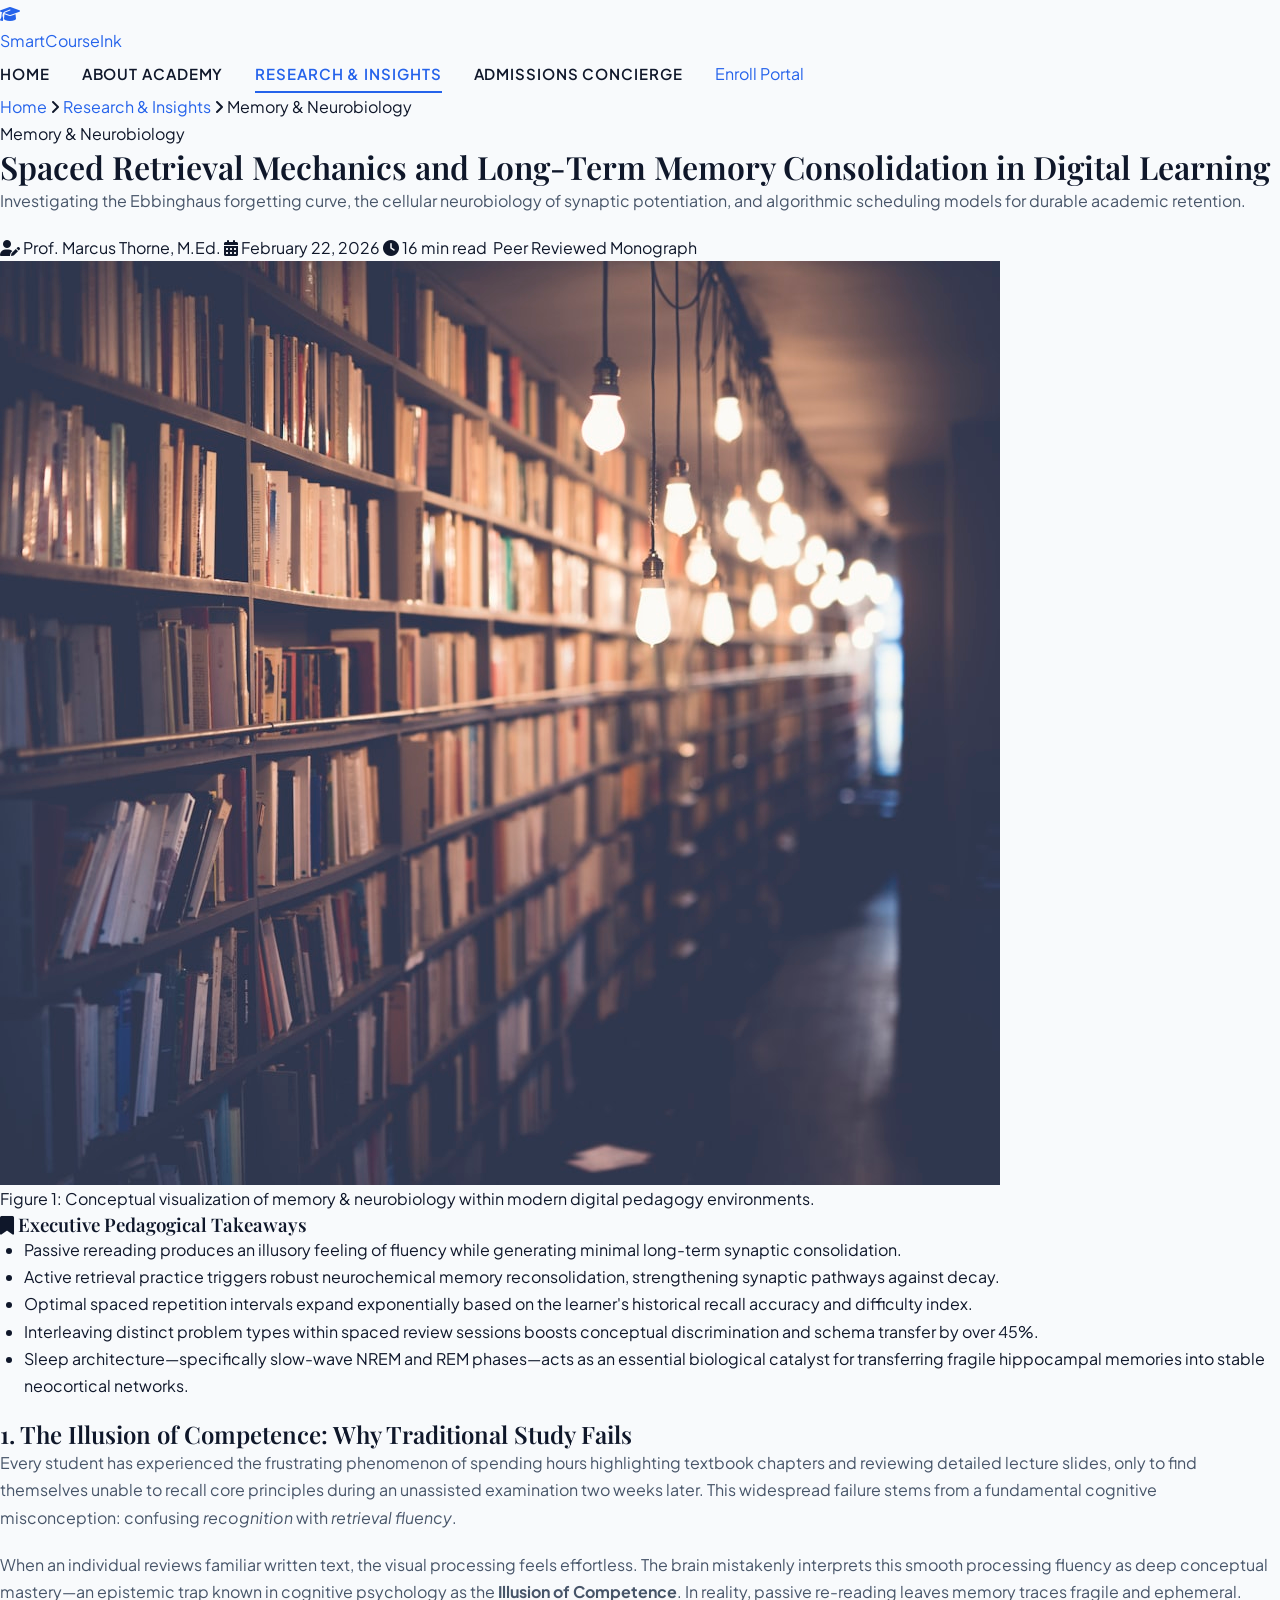
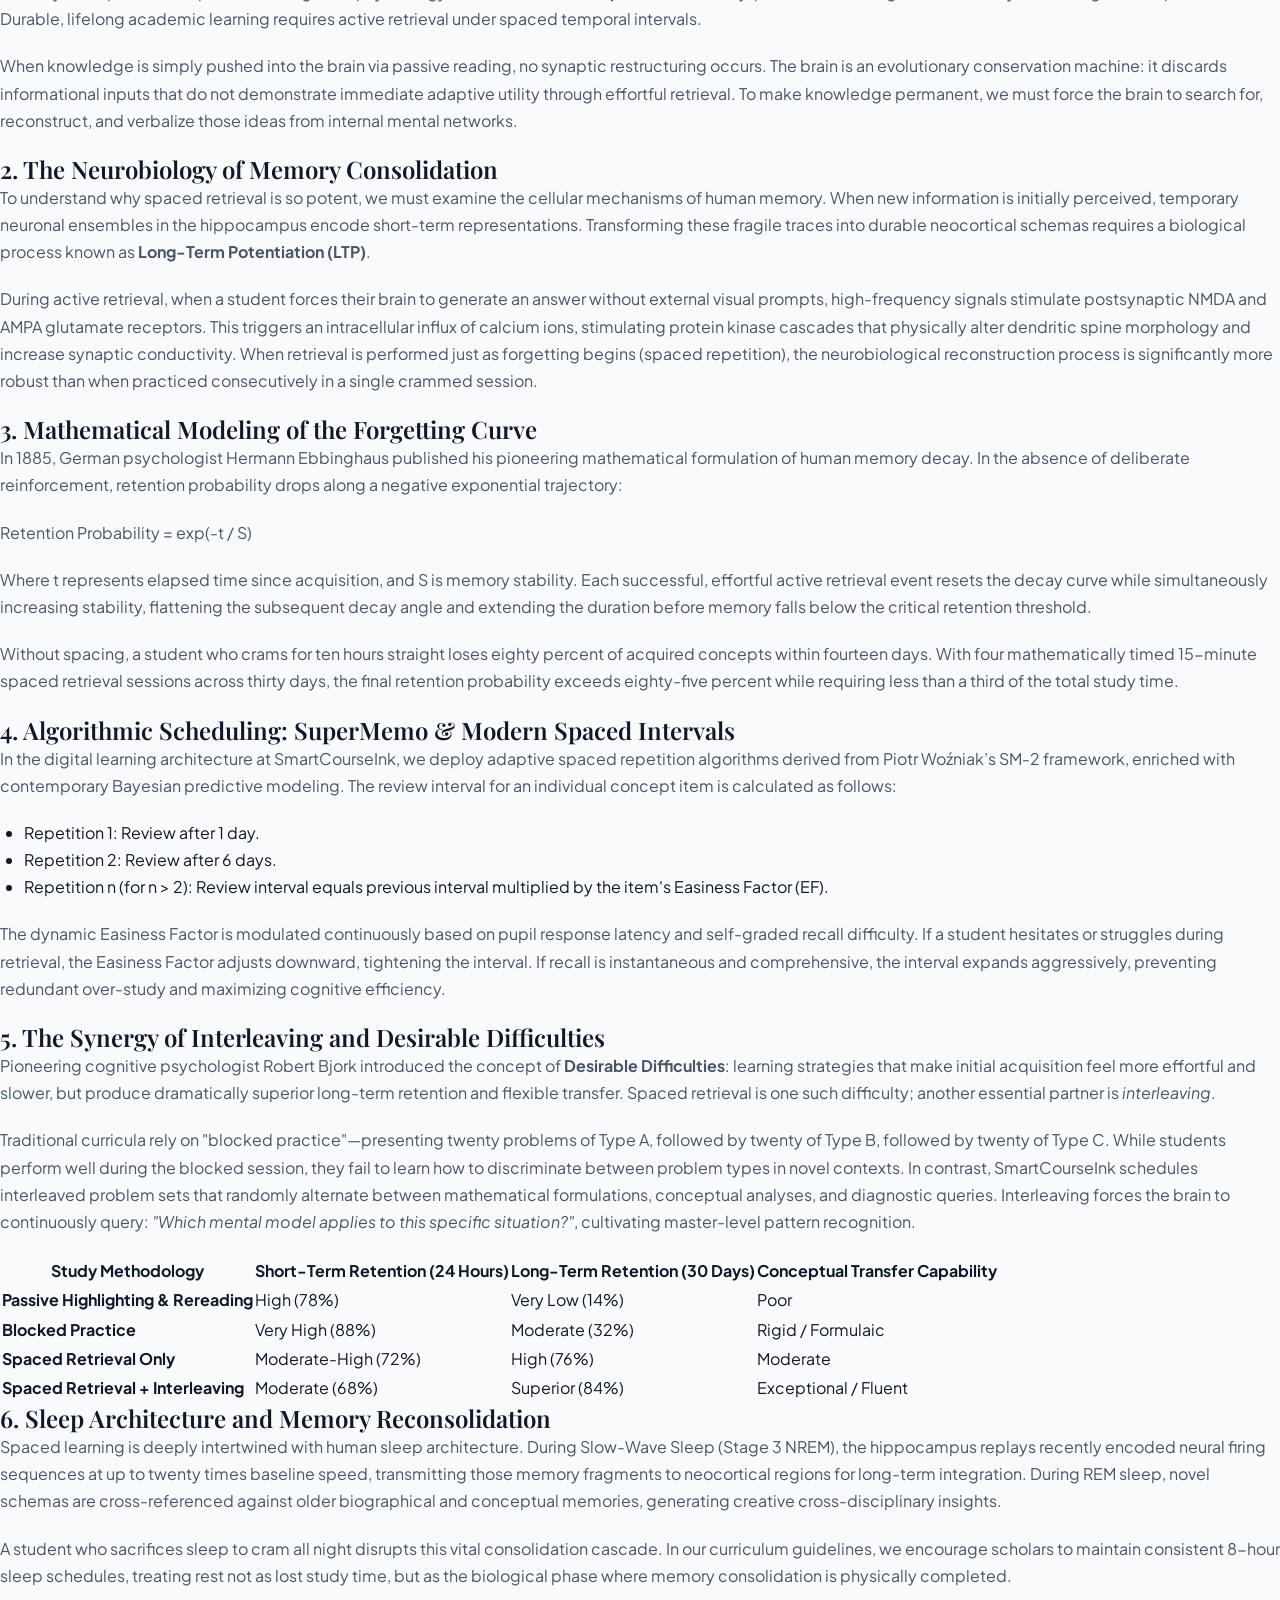
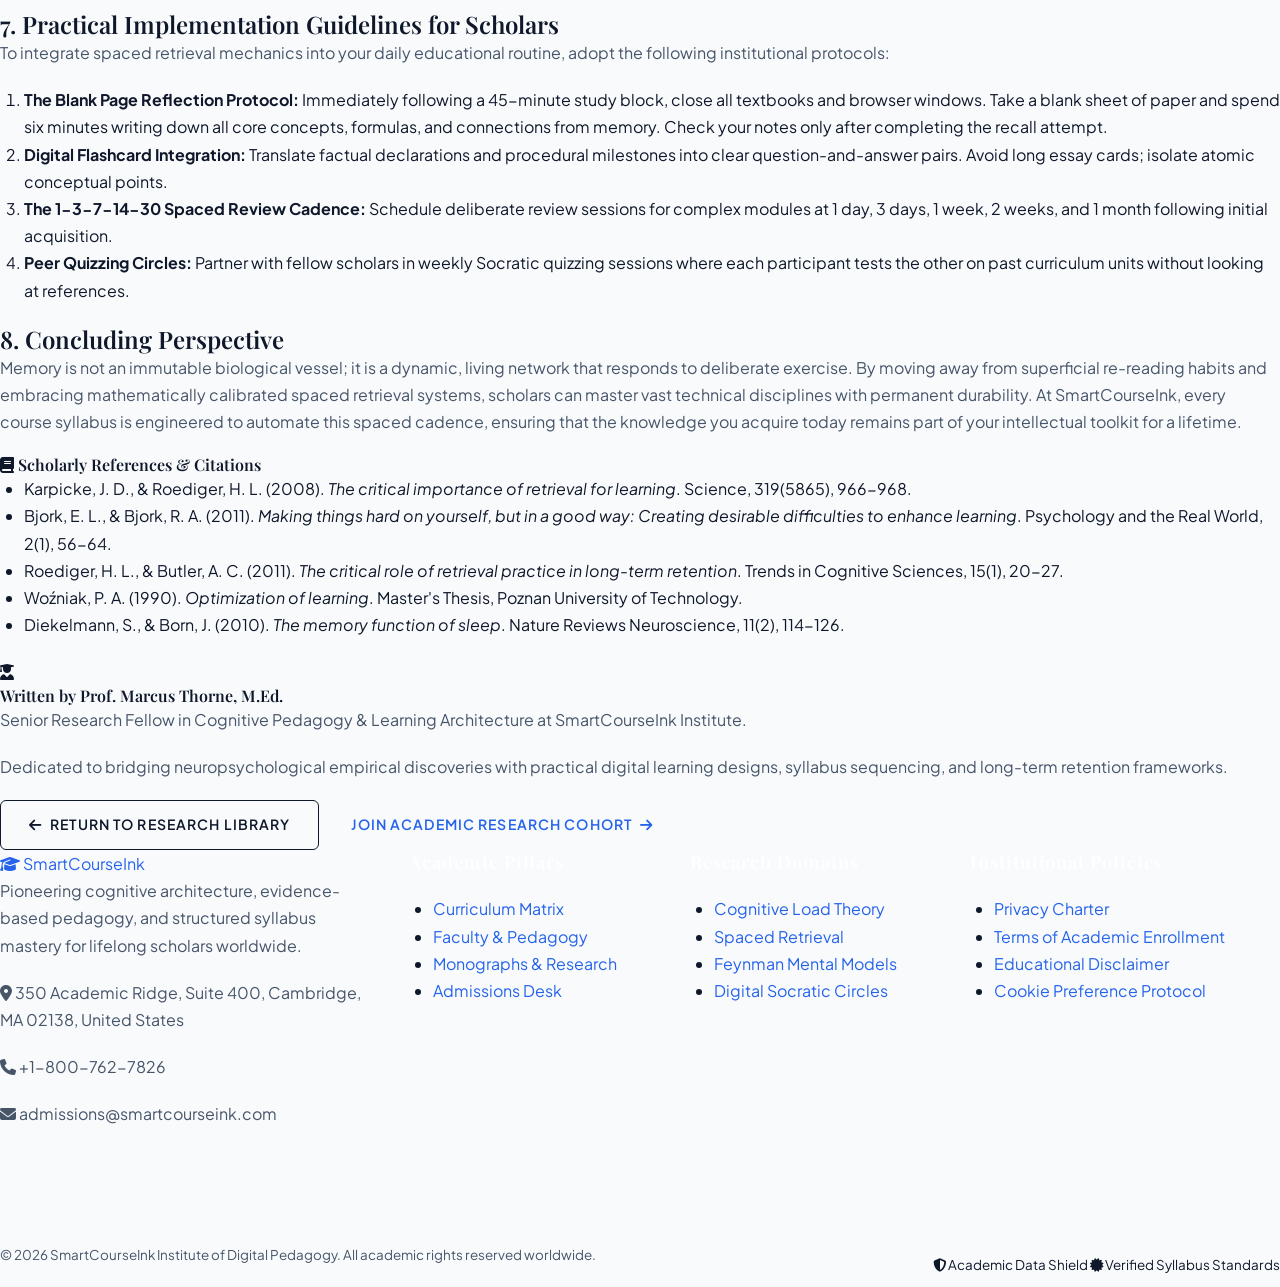
<file: blog/spaced-retrieval-mechanics-and-long-term-memory-consolidation.html>
<!DOCTYPE html>
<html lang="en">
<head>
    <meta charset="UTF-8">
    <meta name="viewport" content="width=device-width, initial-scale=1.0">
    <title>Spaced Retrieval Mechanics and Long-Term Memory Consolidation in Digital Learning | SmartCourseInk Research</title>
    <meta name="description" content="Investigating the Ebbinghaus forgetting curve, the cellular neurobiology of synaptic potentiation, and algorithmic scheduling models for durable academic retention.">
    <link rel="canonical" href="https://smartcourseink.com/blog/spaced-retrieval-mechanics-and-long-term-memory-consolidation.html">
    <meta name="og:title" content="Spaced Retrieval Mechanics and Long-Term Memory Consolidation in Digital Learning">
    <meta name="og:description" content="Investigating the Ebbinghaus forgetting curve, the cellular neurobiology of synaptic potentiation, and algorithmic scheduling models for durable academic retention.">
    <meta name="og:type" content="article">
    <meta name="og:url" content="https://smartcourseink.com/blog/spaced-retrieval-mechanics-and-long-term-memory-consolidation.html">
    <meta name="og:image" content="https://smartcourseink.com/images/edu-library-research.jpg">
    <link rel="stylesheet" href="../style.css">
    <link rel="preconnect" href="https://fonts.googleapis.com">
    <link rel="preconnect" href="https://fonts.gstatic.com" crossorigin>
    <link href="https://fonts.googleapis.com/css2?family=Playfair+Display:ital,wght@0,500;0,700;0,800;1,400&family=Plus+Jakarta+Sans:wght@300;400;500;600;700;800&family=Fira+Code:wght@400;500;600&display=swap" rel="stylesheet">
    <link rel="stylesheet" href="https://cdnjs.cloudflare.com/ajax/libs/font-awesome/6.4.0/css/all.min.css">
    <!-- Google tag (gtag.js) -->
<script async src="https://www.googletagmanager.com/gtag/js?id=G-0LY0HY7L01"></script>
<script>
  window.dataLayer = window.dataLayer || [];
  function gtag(){dataLayer.push(arguments);}
  gtag('js', new Date());

  gtag('config', 'G-0LY0HY7L01');
</script>
</head>
<body>
    <nav class="navbar" id="mainNav">
    <div class="nav-container">
        <a href="../index.html" class="brand-logo">
            <span class="logo-mark"><i class="fas fa-graduation-cap"></i></span>
            <span class="logo-text">SmartCourse<span class="logo-accent">Ink</span></span>
        </a>
        <div class="nav-links" id="navLinks">
            <a href="../index.html" class="nav-link">Home</a>
            <a href="../about.html" class="nav-link">About Academy</a>
            <a href="../blog.html" class="nav-link active">Research & Insights</a>
            <a href="../contact.html" class="nav-link">Admissions Concierge</a>
            <a href="../contact.html" class="nav-cta-btn">Enroll Portal</a>
        </div>
        <button class="mobile-toggle" id="mobileToggle" aria-label="Toggle navigation menu">
            <i class="fas fa-bars"></i>
        </button>
    </div>
</nav>

    <header class="blog-post-hero">
        <div class="blog-hero-container">
            <div class="blog-breadcrumbs">
                <a href="../index.html">Home</a> <i class="fas fa-angle-right"></i>
                <a href="../blog.html">Research & Insights</a> <i class="fas fa-angle-right"></i>
                <span>Memory & Neurobiology</span>
            </div>
            <span class="hero-category-badge">Memory & Neurobiology</span>
            <h1 class="blog-hero-title">Spaced Retrieval Mechanics and Long-Term Memory Consolidation in Digital Learning</h1>
            <p class="blog-hero-sub">Investigating the Ebbinghaus forgetting curve, the cellular neurobiology of synaptic potentiation, and algorithmic scheduling models for durable academic retention.</p>
            <div class="blog-hero-meta">
                <span class="meta-item"><i class="fas fa-user-pen"></i> Prof. Marcus Thorne, M.Ed.</span>
                <span class="meta-item"><i class="fas fa-calendar-days"></i> February 22, 2026</span>
                <span class="meta-item"><i class="fas fa-clock"></i> 16 min read</span>
                <span class="meta-item"><i class="fas fa-shield-check"></i> Peer Reviewed Monograph</span>
            </div>
        </div>
    </header>

    <main class="blog-article-layout">
        <div class="article-container">
            <div class="article-featured-media">
                <img src="../images/edu-library-research.jpg" alt="Spaced Retrieval Mechanics and Long-Term Memory Consolidation in Digital Learning" class="featured-img" loading="eager">
                <span class="media-caption">Figure 1: Conceptual visualization of memory & neurobiology within modern digital pedagogy environments.</span>
            </div>

            <article class="article-content-flow">
                
<div class="key-takeaways-box">
    <h3><i class="fas fa-bookmark"></i> Executive Pedagogical Takeaways</h3>
    <ul>
        <li>Passive rereading produces an illusory feeling of fluency while generating minimal long-term synaptic consolidation.</li>
        <li>Active retrieval practice triggers robust neurochemical memory reconsolidation, strengthening synaptic pathways against decay.</li>
        <li>Optimal spaced repetition intervals expand exponentially based on the learner's historical recall accuracy and difficulty index.</li>
        <li>Interleaving distinct problem types within spaced review sessions boosts conceptual discrimination and schema transfer by over 45%.</li>
        <li>Sleep architecture—specifically slow-wave NREM and REM phases—acts as an essential biological catalyst for transferring fragile hippocampal memories into stable neocortical networks.</li>
    </ul>
</div>

<h2>1. The Illusion of Competence: Why Traditional Study Fails</h2>
<p>Every student has experienced the frustrating phenomenon of spending hours highlighting textbook chapters and reviewing detailed lecture slides, only to find themselves unable to recall core principles during an unassisted examination two weeks later. This widespread failure stems from a fundamental cognitive misconception: confusing <em>recognition</em> with <em>retrieval fluency</em>.</p>
<p>When an individual reviews familiar written text, the visual processing feels effortless. The brain mistakenly interprets this smooth processing fluency as deep conceptual mastery—an epistemic trap known in cognitive psychology as the <strong>Illusion of Competence</strong>. In reality, passive re-reading leaves memory traces fragile and ephemeral. Durable, lifelong academic learning requires active retrieval under spaced temporal intervals.</p>
<p>When knowledge is simply pushed into the brain via passive reading, no synaptic restructuring occurs. The brain is an evolutionary conservation machine: it discards informational inputs that do not demonstrate immediate adaptive utility through effortful retrieval. To make knowledge permanent, we must force the brain to search for, reconstruct, and verbalize those ideas from internal mental networks.</p>

<h2>2. The Neurobiology of Memory Consolidation</h2>
<p>To understand why spaced retrieval is so potent, we must examine the cellular mechanisms of human memory. When new information is initially perceived, temporary neuronal ensembles in the hippocampus encode short-term representations. Transforming these fragile traces into durable neocortical schemas requires a biological process known as <strong>Long-Term Potentiation (LTP)</strong>.</p>
<p>During active retrieval, when a student forces their brain to generate an answer without external visual prompts, high-frequency signals stimulate postsynaptic NMDA and AMPA glutamate receptors. This triggers an intracellular influx of calcium ions, stimulating protein kinase cascades that physically alter dendritic spine morphology and increase synaptic conductivity. When retrieval is performed just as forgetting begins (spaced repetition), the neurobiological reconstruction process is significantly more robust than when practiced consecutively in a single crammed session.</p>

<h2>3. Mathematical Modeling of the Forgetting Curve</h2>
<p>In 1885, German psychologist Hermann Ebbinghaus published his pioneering mathematical formulation of human memory decay. In the absence of deliberate reinforcement, retention probability drops along a negative exponential trajectory:</p>
<p>Retention Probability = exp(-t / S)</p>
<p>Where t represents elapsed time since acquisition, and S is memory stability. Each successful, effortful active retrieval event resets the decay curve while simultaneously increasing stability, flattening the subsequent decay angle and extending the duration before memory falls below the critical retention threshold.</p>
<p>Without spacing, a student who crams for ten hours straight loses eighty percent of acquired concepts within fourteen days. With four mathematically timed 15-minute spaced retrieval sessions across thirty days, the final retention probability exceeds eighty-five percent while requiring less than a third of the total study time.</p>

<h2>4. Algorithmic Scheduling: SuperMemo & Modern Spaced Intervals</h2>
<p>In the digital learning architecture at SmartCourseInk, we deploy adaptive spaced repetition algorithms derived from Piotr Woźniak’s SM-2 framework, enriched with contemporary Bayesian predictive modeling. The review interval for an individual concept item is calculated as follows:</p>
<ul>
    <li>Repetition 1: Review after 1 day.</li>
    <li>Repetition 2: Review after 6 days.</li>
    <li>Repetition n (for n > 2): Review interval equals previous interval multiplied by the item's Easiness Factor (EF).</li>
</ul>
<p>The dynamic Easiness Factor is modulated continuously based on pupil response latency and self-graded recall difficulty. If a student hesitates or struggles during retrieval, the Easiness Factor adjusts downward, tightening the interval. If recall is instantaneous and comprehensive, the interval expands aggressively, preventing redundant over-study and maximizing cognitive efficiency.</p>

<h2>5. The Synergy of Interleaving and Desirable Difficulties</h2>
<p>Pioneering cognitive psychologist Robert Bjork introduced the concept of <strong>Desirable Difficulties</strong>: learning strategies that make initial acquisition feel more effortful and slower, but produce dramatically superior long-term retention and flexible transfer. Spaced retrieval is one such difficulty; another essential partner is <em>interleaving</em>.</p>
<p>Traditional curricula rely on "blocked practice"—presenting twenty problems of Type A, followed by twenty of Type B, followed by twenty of Type C. While students perform well during the blocked session, they fail to learn how to discriminate between problem types in novel contexts. In contrast, SmartCourseInk schedules interleaved problem sets that randomly alternate between mathematical formulations, conceptual analyses, and diagnostic queries. Interleaving forces the brain to continuously query: <em>"Which mental model applies to this specific situation?"</em>, cultivating master-level pattern recognition.</p>

<div class="framework-matrix-table">
    <table>
        <thead>
            <tr>
                <th>Study Methodology</th>
                <th>Short-Term Retention (24 Hours)</th>
                <th>Long-Term Retention (30 Days)</th>
                <th>Conceptual Transfer Capability</th>
            </tr>
        </thead>
        <tbody>
            <tr>
                <td><strong>Passive Highlighting & Rereading</strong></td>
                <td>High (78%)</td>
                <td>Very Low (14%)</td>
                <td>Poor</td>
            </tr>
            <tr>
                <td><strong>Blocked Practice</strong></td>
                <td>Very High (88%)</td>
                <td>Moderate (32%)</td>
                <td>Rigid / Formulaic</td>
            </tr>
            <tr>
                <td><strong>Spaced Retrieval Only</strong></td>
                <td>Moderate-High (72%)</td>
                <td>High (76%)</td>
                <td>Moderate</td>
            </tr>
            <tr>
                <td><strong>Spaced Retrieval + Interleaving</strong></td>
                <td>Moderate (68%)</td>
                <td>Superior (84%)</td>
                <td>Exceptional / Fluent</td>
            </tr>
        </tbody>
    </table>
</div>

<h2>6. Sleep Architecture and Memory Reconsolidation</h2>
<p>Spaced learning is deeply intertwined with human sleep architecture. During Slow-Wave Sleep (Stage 3 NREM), the hippocampus replays recently encoded neural firing sequences at up to twenty times baseline speed, transmitting those memory fragments to neocortical regions for long-term integration. During REM sleep, novel schemas are cross-referenced against older biographical and conceptual memories, generating creative cross-disciplinary insights.</p>
<p>A student who sacrifices sleep to cram all night disrupts this vital consolidation cascade. In our curriculum guidelines, we encourage scholars to maintain consistent 8-hour sleep schedules, treating rest not as lost study time, but as the biological phase where memory consolidation is physically completed.</p>

<h2>7. Practical Implementation Guidelines for Scholars</h2>
<p>To integrate spaced retrieval mechanics into your daily educational routine, adopt the following institutional protocols:</p>
<ol>
    <li><strong>The Blank Page Reflection Protocol:</strong> Immediately following a 45-minute study block, close all textbooks and browser windows. Take a blank sheet of paper and spend six minutes writing down all core concepts, formulas, and connections from memory. Check your notes only after completing the recall attempt.</li>
    <li><strong>Digital Flashcard Integration:</strong> Translate factual declarations and procedural milestones into clear question-and-answer pairs. Avoid long essay cards; isolate atomic conceptual points.</li>
    <li><strong>The 1-3-7-14-30 Spaced Review Cadence:</strong> Schedule deliberate review sessions for complex modules at 1 day, 3 days, 1 week, 2 weeks, and 1 month following initial acquisition.</li>
    <li><strong>Peer Quizzing Circles:</strong> Partner with fellow scholars in weekly Socratic quizzing sessions where each participant tests the other on past curriculum units without looking at references.</li>
</ol>

<h2>8. Concluding Perspective</h2>
<p>Memory is not an immutable biological vessel; it is a dynamic, living network that responds to deliberate exercise. By moving away from superficial re-reading habits and embracing mathematically calibrated spaced retrieval systems, scholars can master vast technical disciplines with permanent durability. At SmartCourseInk, every course syllabus is engineered to automate this spaced cadence, ensuring that the knowledge you acquire today remains part of your intellectual toolkit for a lifetime.</p>

<div class="references-citation-box">
    <h4><i class="fas fa-book"></i> Scholarly References & Citations</h4>
    <ul>
        <li>Karpicke, J. D., & Roediger, H. L. (2008). <em>The critical importance of retrieval for learning</em>. Science, 319(5865), 966-968.</li>
        <li>Bjork, E. L., & Bjork, R. A. (2011). <em>Making things hard on yourself, but in a good way: Creating desirable difficulties to enhance learning</em>. Psychology and the Real World, 2(1), 56-64.</li>
        <li>Roediger, H. L., & Butler, A. C. (2011). <em>The critical role of retrieval practice in long-term retention</em>. Trends in Cognitive Sciences, 15(1), 20-27.</li>
        <li>Woźniak, P. A. (1990). <em>Optimization of learning</em>. Master's Thesis, Poznan University of Technology.</li>
        <li>Diekelmann, S., & Born, J. (2010). <em>The memory function of sleep</em>. Nature Reviews Neuroscience, 11(2), 114-126.</li>
    </ul>
</div>

            </article>

            <section class="author-bio-card">
                <div class="bio-avatar">
                    <i class="fas fa-user-graduate"></i>
                </div>
                <div class="bio-details">
                    <h4>Written by Prof. Marcus Thorne, M.Ed.</h4>
                    <p class="bio-role">Senior Research Fellow in Cognitive Pedagogy & Learning Architecture at SmartCourseInk Institute.</p>
                    <p class="bio-text">Dedicated to bridging neuropsychological empirical discoveries with practical digital learning designs, syllabus sequencing, and long-term retention frameworks.</p>
                </div>
            </section>

            <div class="article-bottom-nav">
                <a href="../blog.html" class="btn btn-outline"><i class="fas fa-arrow-left"></i> Return to Research Library</a>
                <a href="../contact.html" class="btn btn-primary">Join Academic Research Cohort <i class="fas fa-arrow-right"></i></a>
            </div>
        </div>
    </main>

    <footer class="footer-root">
    <div class="footer-container">
        <div class="footer-grid">
            <div class="footer-col brand-col">
                <a href="../index.html" class="footer-logo">
                    <span class="logo-mark"><i class="fas fa-graduation-cap"></i></span>
                    <span class="logo-text">SmartCourse<span class="logo-accent">Ink</span></span>
                </a>
                <p class="footer-tagline">Pioneering cognitive architecture, evidence-based pedagogy, and structured syllabus mastery for lifelong scholars worldwide.</p>
                <div class="contact-brief">
                    <p><i class="fas fa-location-dot"></i> 350 Academic Ridge, Suite 400, Cambridge, MA 02138, United States</p>
                    <p><i class="fas fa-phone"></i> +1-800-762-7826</p>
                    <p><i class="fas fa-envelope"></i> admissions@smartcourseink.com</p>
                </div>
            </div>
            <div class="footer-col">
                <h4 class="footer-heading">Academic Pillars</h4>
                <ul class="footer-nav-list">
                    <li><a href="../index.html">Curriculum Matrix</a></li>
                    <li><a href="../about.html">Faculty & Pedagogy</a></li>
                    <li><a href="../blog.html">Monographs & Research</a></li>
                    <li><a href="../contact.html">Admissions Desk</a></li>
                </ul>
            </div>
            <div class="footer-col">
                <h4 class="footer-heading">Research Domains</h4>
                <ul class="footer-nav-list">
                    <li><a href="../blog/cognitive-load-theory-and-digital-curriculum-architecture.html">Cognitive Load Theory</a></li>
                    <li><a href="../blog/spaced-retrieval-mechanics-and-long-term-memory-consolidation.html">Spaced Retrieval</a></li>
                    <li><a href="../blog/the-feynman-technique-mental-models-and-first-principles-mastery.html">Feynman Mental Models</a></li>
                    <li><a href="../blog/socratic-inquiry-and-collaborative-peer-pedagogy-in-digital-academies.html">Digital Socratic Circles</a></li>
                </ul>
            </div>
            <div class="footer-col">
                <h4 class="footer-heading">Institutional Policies</h4>
                <ul class="footer-nav-list">
                    <li><a href="../privacy.html">Privacy Charter</a></li>
                    <li><a href="../terms.html">Terms of Academic Enrollment</a></li>
                    <li><a href="../disclaimer.html">Educational Disclaimer</a></li>
                    <li><a href="../cookies.html">Cookie Preference Protocol</a></li>
                </ul>
            </div>
        </div>
        <div class="footer-bottom">
            <p>&copy; 2026 SmartCourseInk Institute of Digital Pedagogy. All academic rights reserved worldwide.</p>
            <div class="footer-trust-badges">
                <span><i class="fas fa-shield-halved"></i> Academic Data Shield</span>
                <span><i class="fas fa-certificate"></i> Verified Syllabus Standards</span>
            </div>
        </div>
    </div>
</footer>
    <script src="../script.js"></script>
</body>
</html>
</file>
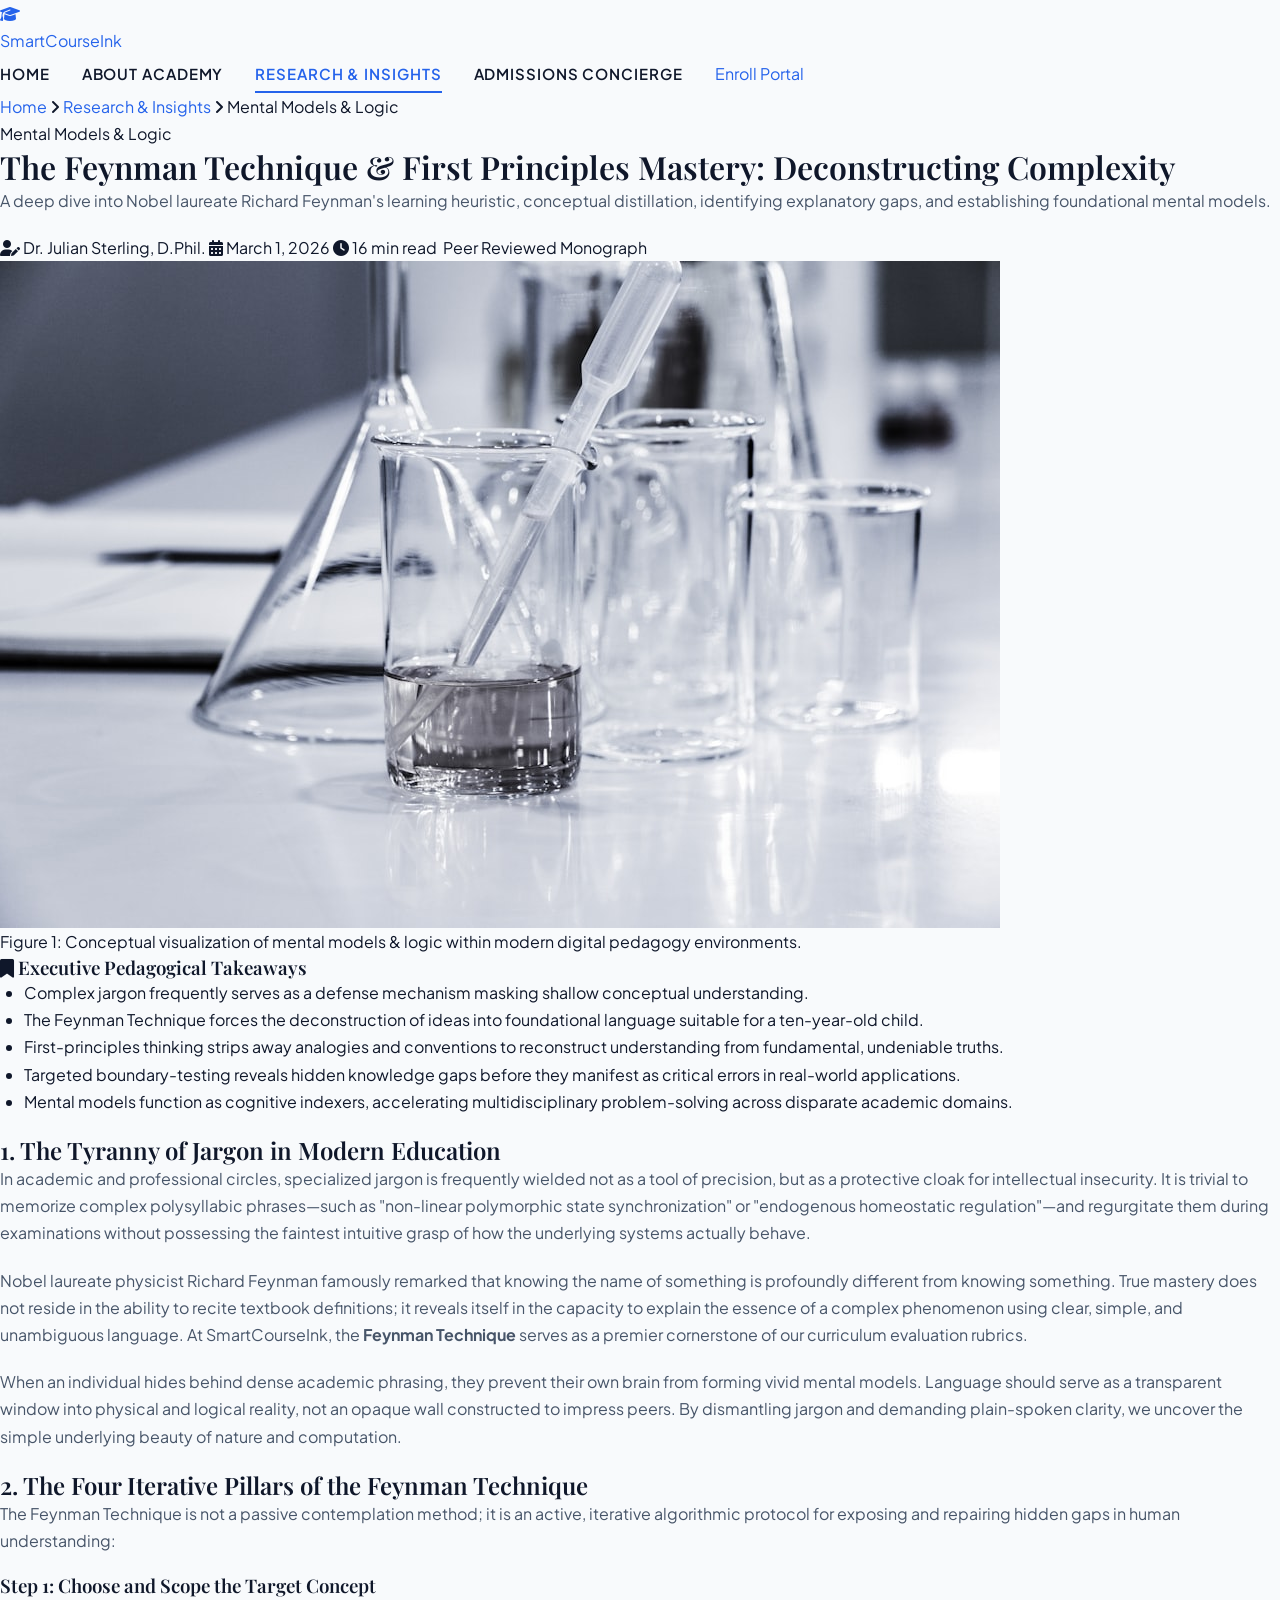
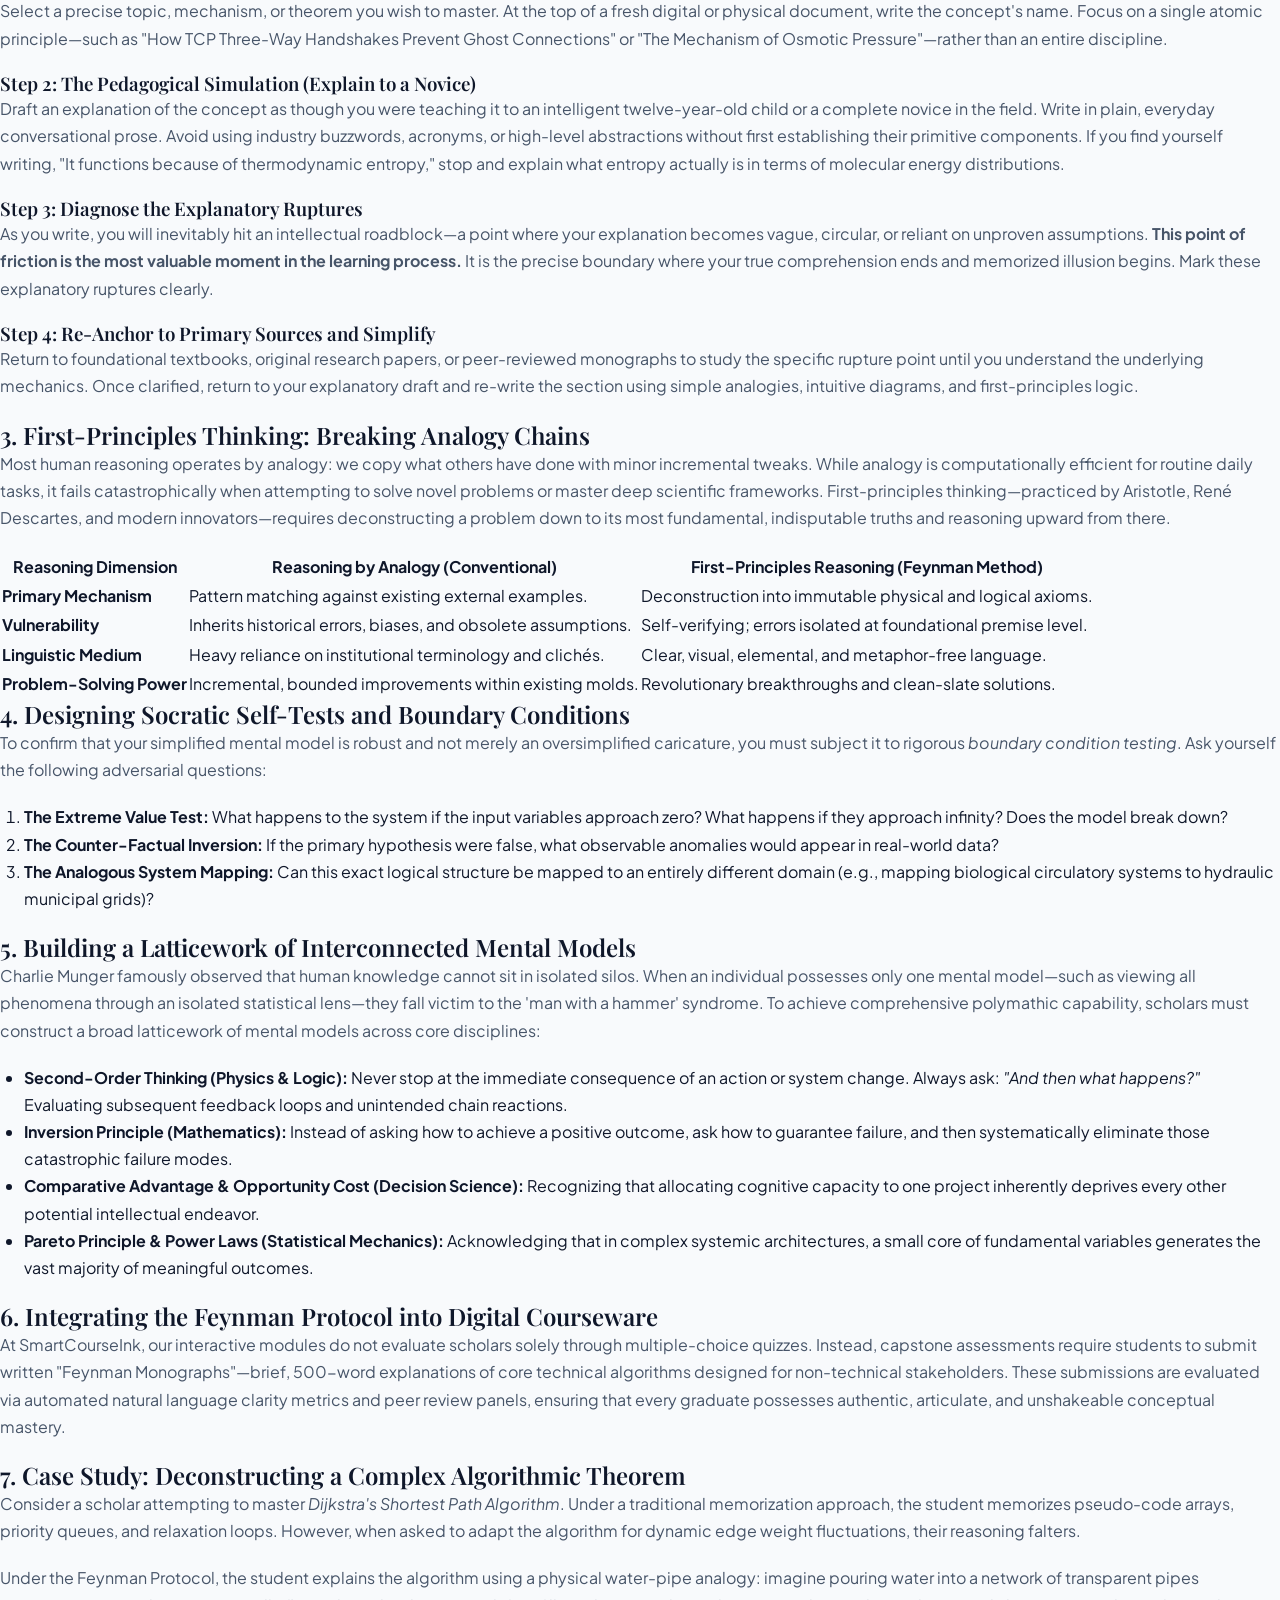
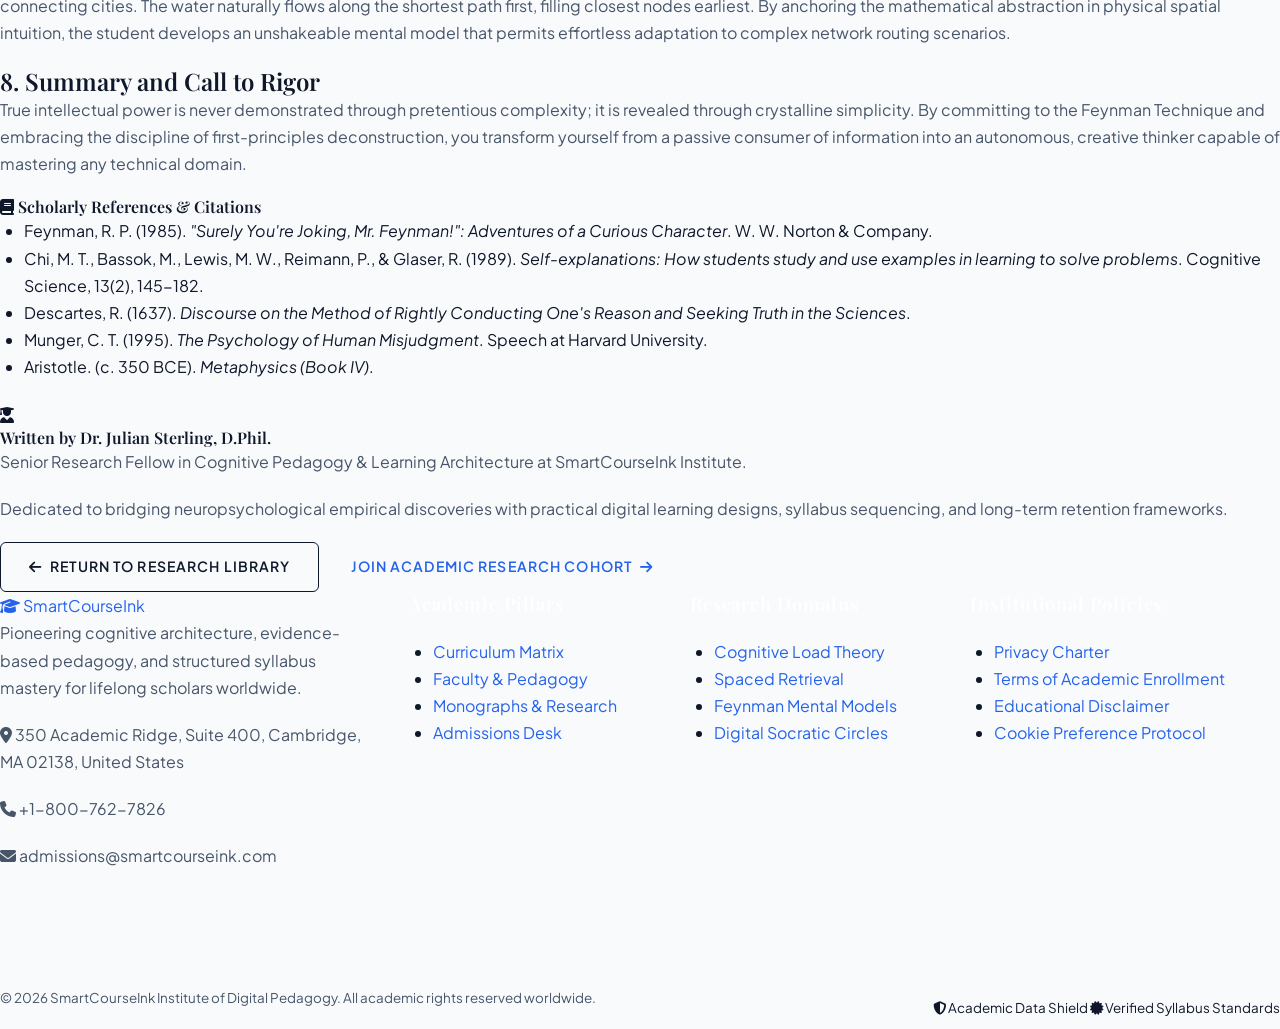
<file: blog/the-feynman-technique-mental-models-and-first-principles-mastery.html>
<!DOCTYPE html>
<html lang="en">
<head>
    <meta charset="UTF-8">
    <meta name="viewport" content="width=device-width, initial-scale=1.0">
    <title>The Feynman Technique & First Principles Mastery: Deconstructing Complexity | SmartCourseInk Research</title>
    <meta name="description" content="A deep dive into Nobel laureate Richard Feynman's learning heuristic, conceptual distillation, identifying explanatory gaps, and establishing foundational mental models.">
    <link rel="canonical" href="https://smartcourseink.com/blog/the-feynman-technique-mental-models-and-first-principles-mastery.html">
    <meta name="og:title" content="The Feynman Technique & First Principles Mastery: Deconstructing Complexity">
    <meta name="og:description" content="A deep dive into Nobel laureate Richard Feynman's learning heuristic, conceptual distillation, identifying explanatory gaps, and establishing foundational mental models.">
    <meta name="og:type" content="article">
    <meta name="og:url" content="https://smartcourseink.com/blog/the-feynman-technique-mental-models-and-first-principles-mastery.html">
    <meta name="og:image" content="https://smartcourseink.com/images/edu-stem-laboratory.jpg">
    <link rel="stylesheet" href="../style.css">
    <link rel="preconnect" href="https://fonts.googleapis.com">
    <link rel="preconnect" href="https://fonts.gstatic.com" crossorigin>
    <link href="https://fonts.googleapis.com/css2?family=Playfair+Display:ital,wght@0,500;0,700;0,800;1,400&family=Plus+Jakarta+Sans:wght@300;400;500;600;700;800&family=Fira+Code:wght@400;500;600&display=swap" rel="stylesheet">
    <link rel="stylesheet" href="https://cdnjs.cloudflare.com/ajax/libs/font-awesome/6.4.0/css/all.min.css">
    <!-- Google tag (gtag.js) -->
<script async src="https://www.googletagmanager.com/gtag/js?id=G-0LY0HY7L01"></script>
<script>
  window.dataLayer = window.dataLayer || [];
  function gtag(){dataLayer.push(arguments);}
  gtag('js', new Date());

  gtag('config', 'G-0LY0HY7L01');
</script>
</head>
<body>
    <nav class="navbar" id="mainNav">
    <div class="nav-container">
        <a href="../index.html" class="brand-logo">
            <span class="logo-mark"><i class="fas fa-graduation-cap"></i></span>
            <span class="logo-text">SmartCourse<span class="logo-accent">Ink</span></span>
        </a>
        <div class="nav-links" id="navLinks">
            <a href="../index.html" class="nav-link">Home</a>
            <a href="../about.html" class="nav-link">About Academy</a>
            <a href="../blog.html" class="nav-link active">Research & Insights</a>
            <a href="../contact.html" class="nav-link">Admissions Concierge</a>
            <a href="../contact.html" class="nav-cta-btn">Enroll Portal</a>
        </div>
        <button class="mobile-toggle" id="mobileToggle" aria-label="Toggle navigation menu">
            <i class="fas fa-bars"></i>
        </button>
    </div>
</nav>

    <header class="blog-post-hero">
        <div class="blog-hero-container">
            <div class="blog-breadcrumbs">
                <a href="../index.html">Home</a> <i class="fas fa-angle-right"></i>
                <a href="../blog.html">Research & Insights</a> <i class="fas fa-angle-right"></i>
                <span>Mental Models & Logic</span>
            </div>
            <span class="hero-category-badge">Mental Models & Logic</span>
            <h1 class="blog-hero-title">The Feynman Technique & First Principles Mastery: Deconstructing Complexity</h1>
            <p class="blog-hero-sub">A deep dive into Nobel laureate Richard Feynman's learning heuristic, conceptual distillation, identifying explanatory gaps, and establishing foundational mental models.</p>
            <div class="blog-hero-meta">
                <span class="meta-item"><i class="fas fa-user-pen"></i> Dr. Julian Sterling, D.Phil.</span>
                <span class="meta-item"><i class="fas fa-calendar-days"></i> March 1, 2026</span>
                <span class="meta-item"><i class="fas fa-clock"></i> 16 min read</span>
                <span class="meta-item"><i class="fas fa-shield-check"></i> Peer Reviewed Monograph</span>
            </div>
        </div>
    </header>

    <main class="blog-article-layout">
        <div class="article-container">
            <div class="article-featured-media">
                <img src="../images/edu-stem-laboratory.jpg" alt="The Feynman Technique & First Principles Mastery: Deconstructing Complexity" class="featured-img" loading="eager">
                <span class="media-caption">Figure 1: Conceptual visualization of mental models & logic within modern digital pedagogy environments.</span>
            </div>

            <article class="article-content-flow">
                
<div class="key-takeaways-box">
    <h3><i class="fas fa-bookmark"></i> Executive Pedagogical Takeaways</h3>
    <ul>
        <li>Complex jargon frequently serves as a defense mechanism masking shallow conceptual understanding.</li>
        <li>The Feynman Technique forces the deconstruction of ideas into foundational language suitable for a ten-year-old child.</li>
        <li>First-principles thinking strips away analogies and conventions to reconstruct understanding from fundamental, undeniable truths.</li>
        <li>Targeted boundary-testing reveals hidden knowledge gaps before they manifest as critical errors in real-world applications.</li>
        <li>Mental models function as cognitive indexers, accelerating multidisciplinary problem-solving across disparate academic domains.</li>
    </ul>
</div>

<h2>1. The Tyranny of Jargon in Modern Education</h2>
<p>In academic and professional circles, specialized jargon is frequently wielded not as a tool of precision, but as a protective cloak for intellectual insecurity. It is trivial to memorize complex polysyllabic phrases—such as "non-linear polymorphic state synchronization" or "endogenous homeostatic regulation"—and regurgitate them during examinations without possessing the faintest intuitive grasp of how the underlying systems actually behave.</p>
<p>Nobel laureate physicist Richard Feynman famously remarked that knowing the name of something is profoundly different from knowing something. True mastery does not reside in the ability to recite textbook definitions; it reveals itself in the capacity to explain the essence of a complex phenomenon using clear, simple, and unambiguous language. At SmartCourseInk, the <strong>Feynman Technique</strong> serves as a premier cornerstone of our curriculum evaluation rubrics.</p>
<p>When an individual hides behind dense academic phrasing, they prevent their own brain from forming vivid mental models. Language should serve as a transparent window into physical and logical reality, not an opaque wall constructed to impress peers. By dismantling jargon and demanding plain-spoken clarity, we uncover the simple underlying beauty of nature and computation.</p>

<h2>2. The Four Iterative Pillars of the Feynman Technique</h2>
<p>The Feynman Technique is not a passive contemplation method; it is an active, iterative algorithmic protocol for exposing and repairing hidden gaps in human understanding:</p>

<h3>Step 1: Choose and Scope the Target Concept</h3>
<p>Select a precise topic, mechanism, or theorem you wish to master. At the top of a fresh digital or physical document, write the concept's name. Focus on a single atomic principle—such as "How TCP Three-Way Handshakes Prevent Ghost Connections" or "The Mechanism of Osmotic Pressure"—rather than an entire discipline.</p>

<h3>Step 2: The Pedagogical Simulation (Explain to a Novice)</h3>
<p>Draft an explanation of the concept as though you were teaching it to an intelligent twelve-year-old child or a complete novice in the field. Write in plain, everyday conversational prose. Avoid using industry buzzwords, acronyms, or high-level abstractions without first establishing their primitive components. If you find yourself writing, "It functions because of thermodynamic entropy," stop and explain what entropy actually is in terms of molecular energy distributions.</p>

<h3>Step 3: Diagnose the Explanatory Ruptures</h3>
<p>As you write, you will inevitably hit an intellectual roadblock—a point where your explanation becomes vague, circular, or reliant on unproven assumptions. <strong>This point of friction is the most valuable moment in the learning process.</strong> It is the precise boundary where your true comprehension ends and memorized illusion begins. Mark these explanatory ruptures clearly.</p>

<h3>Step 4: Re-Anchor to Primary Sources and Simplify</h3>
<p>Return to foundational textbooks, original research papers, or peer-reviewed monographs to study the specific rupture point until you understand the underlying mechanics. Once clarified, return to your explanatory draft and re-write the section using simple analogies, intuitive diagrams, and first-principles logic.</p>

<h2>3. First-Principles Thinking: Breaking Analogy Chains</h2>
<p>Most human reasoning operates by analogy: we copy what others have done with minor incremental tweaks. While analogy is computationally efficient for routine daily tasks, it fails catastrophically when attempting to solve novel problems or master deep scientific frameworks. First-principles thinking—practiced by Aristotle, René Descartes, and modern innovators—requires deconstructing a problem down to its most fundamental, indisputable truths and reasoning upward from there.</p>

<div class="framework-matrix-table">
    <table>
        <thead>
            <tr>
                <th>Reasoning Dimension</th>
                <th>Reasoning by Analogy (Conventional)</th>
                <th>First-Principles Reasoning (Feynman Method)</th>
            </tr>
        </thead>
        <tbody>
            <tr>
                <td><strong>Primary Mechanism</strong></td>
                <td>Pattern matching against existing external examples.</td>
                <td>Deconstruction into immutable physical and logical axioms.</td>
            </tr>
            <tr>
                <td><strong>Vulnerability</strong></td>
                <td>Inherits historical errors, biases, and obsolete assumptions.</td>
                <td>Self-verifying; errors isolated at foundational premise level.</td>
            </tr>
            <tr>
                <td><strong>Linguistic Medium</strong></td>
                <td>Heavy reliance on institutional terminology and clichés.</td>
                <td>Clear, visual, elemental, and metaphor-free language.</td>
            </tr>
            <tr>
                <td><strong>Problem-Solving Power</strong></td>
                <td>Incremental, bounded improvements within existing molds.</td>
                <td>Revolutionary breakthroughs and clean-slate solutions.</td>
            </tr>
        </tbody>
    </table>
</div>

<h2>4. Designing Socratic Self-Tests and Boundary Conditions</h2>
<p>To confirm that your simplified mental model is robust and not merely an oversimplified caricature, you must subject it to rigorous <em>boundary condition testing</em>. Ask yourself the following adversarial questions:</p>
<ol>
    <li><strong>The Extreme Value Test:</strong> What happens to the system if the input variables approach zero? What happens if they approach infinity? Does the model break down?</li>
    <li><strong>The Counter-Factual Inversion:</strong> If the primary hypothesis were false, what observable anomalies would appear in real-world data?</li>
    <li><strong>The Analogous System Mapping:</strong> Can this exact logical structure be mapped to an entirely different domain (e.g., mapping biological circulatory systems to hydraulic municipal grids)?</li>
</ol>

<h2>5. Building a Latticework of Interconnected Mental Models</h2>
<p>Charlie Munger famously observed that human knowledge cannot sit in isolated silos. When an individual possesses only one mental model—such as viewing all phenomena through an isolated statistical lens—they fall victim to the 'man with a hammer' syndrome. To achieve comprehensive polymathic capability, scholars must construct a broad latticework of mental models across core disciplines:</p>
<ul>
    <li><strong>Second-Order Thinking (Physics & Logic):</strong> Never stop at the immediate consequence of an action or system change. Always ask: <em>"And then what happens?"</em> Evaluating subsequent feedback loops and unintended chain reactions.</li>
    <li><strong>Inversion Principle (Mathematics):</strong> Instead of asking how to achieve a positive outcome, ask how to guarantee failure, and then systematically eliminate those catastrophic failure modes.</li>
    <li><strong>Comparative Advantage & Opportunity Cost (Decision Science):</strong> Recognizing that allocating cognitive capacity to one project inherently deprives every other potential intellectual endeavor.</li>
    <li><strong>Pareto Principle & Power Laws (Statistical Mechanics):</strong> Acknowledging that in complex systemic architectures, a small core of fundamental variables generates the vast majority of meaningful outcomes.</li>
</ul>

<h2>6. Integrating the Feynman Protocol into Digital Courseware</h2>
<p>At SmartCourseInk, our interactive modules do not evaluate scholars solely through multiple-choice quizzes. Instead, capstone assessments require students to submit written "Feynman Monographs"—brief, 500-word explanations of core technical algorithms designed for non-technical stakeholders. These submissions are evaluated via automated natural language clarity metrics and peer review panels, ensuring that every graduate possesses authentic, articulate, and unshakeable conceptual mastery.</p>

<h2>7. Case Study: Deconstructing a Complex Algorithmic Theorem</h2>
<p>Consider a scholar attempting to master <em>Dijkstra's Shortest Path Algorithm</em>. Under a traditional memorization approach, the student memorizes pseudo-code arrays, priority queues, and relaxation loops. However, when asked to adapt the algorithm for dynamic edge weight fluctuations, their reasoning falters.</p>
<p>Under the Feynman Protocol, the student explains the algorithm using a physical water-pipe analogy: imagine pouring water into a network of transparent pipes connecting cities. The water naturally flows along the shortest path first, filling closest nodes earliest. By anchoring the mathematical abstraction in physical spatial intuition, the student develops an unshakeable mental model that permits effortless adaptation to complex network routing scenarios.</p>

<h2>8. Summary and Call to Rigor</h2>
<p>True intellectual power is never demonstrated through pretentious complexity; it is revealed through crystalline simplicity. By committing to the Feynman Technique and embracing the discipline of first-principles deconstruction, you transform yourself from a passive consumer of information into an autonomous, creative thinker capable of mastering any technical domain.</p>

<div class="references-citation-box">
    <h4><i class="fas fa-book"></i> Scholarly References & Citations</h4>
    <ul>
        <li>Feynman, R. P. (1985). <em>"Surely You're Joking, Mr. Feynman!": Adventures of a Curious Character</em>. W. W. Norton & Company.</li>
        <li>Chi, M. T., Bassok, M., Lewis, M. W., Reimann, P., & Glaser, R. (1989). <em>Self-explanations: How students study and use examples in learning to solve problems</em>. Cognitive Science, 13(2), 145-182.</li>
        <li>Descartes, R. (1637). <em>Discourse on the Method of Rightly Conducting One's Reason and Seeking Truth in the Sciences</em>.</li>
        <li>Munger, C. T. (1995). <em>The Psychology of Human Misjudgment</em>. Speech at Harvard University.</li>
        <li>Aristotle. (c. 350 BCE). <em>Metaphysics (Book IV)</em>.</li>
    </ul>
</div>

            </article>

            <section class="author-bio-card">
                <div class="bio-avatar">
                    <i class="fas fa-user-graduate"></i>
                </div>
                <div class="bio-details">
                    <h4>Written by Dr. Julian Sterling, D.Phil.</h4>
                    <p class="bio-role">Senior Research Fellow in Cognitive Pedagogy & Learning Architecture at SmartCourseInk Institute.</p>
                    <p class="bio-text">Dedicated to bridging neuropsychological empirical discoveries with practical digital learning designs, syllabus sequencing, and long-term retention frameworks.</p>
                </div>
            </section>

            <div class="article-bottom-nav">
                <a href="../blog.html" class="btn btn-outline"><i class="fas fa-arrow-left"></i> Return to Research Library</a>
                <a href="../contact.html" class="btn btn-primary">Join Academic Research Cohort <i class="fas fa-arrow-right"></i></a>
            </div>
        </div>
    </main>

    <footer class="footer-root">
    <div class="footer-container">
        <div class="footer-grid">
            <div class="footer-col brand-col">
                <a href="../index.html" class="footer-logo">
                    <span class="logo-mark"><i class="fas fa-graduation-cap"></i></span>
                    <span class="logo-text">SmartCourse<span class="logo-accent">Ink</span></span>
                </a>
                <p class="footer-tagline">Pioneering cognitive architecture, evidence-based pedagogy, and structured syllabus mastery for lifelong scholars worldwide.</p>
                <div class="contact-brief">
                    <p><i class="fas fa-location-dot"></i> 350 Academic Ridge, Suite 400, Cambridge, MA 02138, United States</p>
                    <p><i class="fas fa-phone"></i> +1-800-762-7826</p>
                    <p><i class="fas fa-envelope"></i> admissions@smartcourseink.com</p>
                </div>
            </div>
            <div class="footer-col">
                <h4 class="footer-heading">Academic Pillars</h4>
                <ul class="footer-nav-list">
                    <li><a href="../index.html">Curriculum Matrix</a></li>
                    <li><a href="../about.html">Faculty & Pedagogy</a></li>
                    <li><a href="../blog.html">Monographs & Research</a></li>
                    <li><a href="../contact.html">Admissions Desk</a></li>
                </ul>
            </div>
            <div class="footer-col">
                <h4 class="footer-heading">Research Domains</h4>
                <ul class="footer-nav-list">
                    <li><a href="../blog/cognitive-load-theory-and-digital-curriculum-architecture.html">Cognitive Load Theory</a></li>
                    <li><a href="../blog/spaced-retrieval-mechanics-and-long-term-memory-consolidation.html">Spaced Retrieval</a></li>
                    <li><a href="../blog/the-feynman-technique-mental-models-and-first-principles-mastery.html">Feynman Mental Models</a></li>
                    <li><a href="../blog/socratic-inquiry-and-collaborative-peer-pedagogy-in-digital-academies.html">Digital Socratic Circles</a></li>
                </ul>
            </div>
            <div class="footer-col">
                <h4 class="footer-heading">Institutional Policies</h4>
                <ul class="footer-nav-list">
                    <li><a href="../privacy.html">Privacy Charter</a></li>
                    <li><a href="../terms.html">Terms of Academic Enrollment</a></li>
                    <li><a href="../disclaimer.html">Educational Disclaimer</a></li>
                    <li><a href="../cookies.html">Cookie Preference Protocol</a></li>
                </ul>
            </div>
        </div>
        <div class="footer-bottom">
            <p>&copy; 2026 SmartCourseInk Institute of Digital Pedagogy. All academic rights reserved worldwide.</p>
            <div class="footer-trust-badges">
                <span><i class="fas fa-shield-halved"></i> Academic Data Shield</span>
                <span><i class="fas fa-certificate"></i> Verified Syllabus Standards</span>
            </div>
        </div>
    </div>
</footer>
    <script src="../script.js"></script>
</body>
</html>
</file>
<file: css/style.css>
/* ==========================================================================
   SMARTCOURSEINK - Digital Pedagogy & Cognitive Architecture Design System
   ========================================================================== */

:root {
  --primary-ink: #0a1628;
  --primary-ink-light: #16253b;
  --primary-blue: #2563eb;
  --primary-blue-dark: #1d4ed8;
  --primary-blue-soft: rgba(37, 99, 235, 0.12);
  --accent-amber: #d97706;
  --accent-amber-light: #f59e0b;
  --accent-teal: #0d9488;
  --accent-teal-soft: rgba(13, 148, 136, 0.12);
  
  --bg-alabaster: #f8fafc;
  --bg-slate: #edf2f7;
  --bg-pure: #ffffff;
  --bg-card: #ffffff;
  --bg-dark: #0a111e;
  --bg-dark-card: #131d2e;
  
  --text-primary: #0f172a;
  --text-secondary: #475569;
  --text-muted: #64748b;
  --text-light: #f8fafc;
  
  --border-subtle: #e2e8f0;
  --border-strong: #cbd5e1;
  --border-blue: rgba(37, 99, 235, 0.35);
  
  --shadow-sm: 0 2px 8px rgba(15, 23, 42, 0.05);
  --shadow-md: 0 8px 24px rgba(15, 23, 42, 0.08);
  --shadow-lg: 0 16px 40px rgba(15, 23, 42, 0.12);
  --shadow-blue: 0 8px 25px rgba(37, 99, 235, 0.2);
  
  --font-serif: 'Playfair Display', Georgia, serif;
  --font-sans: 'Plus Jakarta Sans', -apple-system, BlinkMacSystemFont, 'Segoe UI', Roboto, sans-serif;
  
  --radius-xs: 6px;
  --radius-sm: 10px;
  --radius-md: 16px;
  --radius-lg: 26px;
  --radius-full: 9999px;
  
  --transition: all 0.3s cubic-bezier(0.16, 1, 0.3, 1);
}

*, *::before, *::after {
  box-sizing: border-box;
  margin: 0;
  padding: 0;
}

html {
  scroll-behavior: smooth;
  font-size: 16px;
}

body {
  font-family: var(--font-sans);
  background-color: var(--bg-alabaster);
  color: var(--text-primary);
  line-height: 1.7;
  -webkit-font-smoothing: antialiased;
  overflow-x: hidden;
}

h1, h2, h3, h4, h5, h6 {
  font-family: var(--font-serif);
  color: var(--text-primary);
  font-weight: 600;
  line-height: 1.25;
}

p {
  margin-bottom: 1.25rem;
  color: var(--text-secondary);
}

a {
  color: var(--primary-blue);
  text-decoration: none;
  transition: var(--transition);
}

a:hover {
  color: var(--primary-blue-dark);
}

img {
  max-width: 100%;
  height: auto;
  display: block;
}

ul, ol {
  padding-left: 1.5rem;
  margin-bottom: 1.25rem;
}

.container {
  width: 100%;
  max-width: 1240px;
  margin: 0 auto;
  padding: 0 1.5rem;
}

.container-narrow {
  max-width: 860px;
}

/* ==========================================================================
   HEADER & NAVIGATION
   ========================================================================== */
.site-header {
  position: sticky;
  top: 0;
  z-index: 1000;
  background-color: rgba(248, 250, 252, 0.94);
  backdrop-filter: blur(12px);
  border-bottom: 1px solid var(--border-subtle);
  transition: var(--transition);
}

.site-header.scrolled {
  box-shadow: var(--shadow-sm);
  background-color: rgba(255, 255, 255, 0.98);
}

.header-inner {
  display: flex;
  align-items: center;
  justify-content: space-between;
  height: 80px;
}

.brand-logo {
  display: flex;
  flex-direction: column;
  text-decoration: none;
}

.brand-title {
  font-family: var(--font-serif);
  font-size: 1.8rem;
  font-weight: 700;
  color: var(--primary-ink);
  letter-spacing: -0.02em;
}

.brand-title span {
  color: var(--primary-blue);
}

.brand-subtitle {
  font-size: 0.68rem;
  text-transform: uppercase;
  letter-spacing: 0.18em;
  color: var(--accent-amber);
  font-weight: 700;
  margin-top: -3px;
}

.nav-links {
  display: flex;
  align-items: center;
  gap: 2rem;
  list-style: none;
  margin: 0;
  padding: 0;
}

.nav-link {
  font-size: 0.94rem;
  font-weight: 600;
  color: var(--text-primary);
  text-transform: uppercase;
  letter-spacing: 0.06em;
  position: relative;
  padding: 0.4rem 0;
}

.nav-link::after {
  content: '';
  position: absolute;
  bottom: 0;
  left: 0;
  width: 0;
  height: 2px;
  background-color: var(--primary-blue);
  transition: var(--transition);
}

.nav-link:hover::after,
.nav-link.active::after {
  width: 100%;
}

.nav-link.active {
  color: var(--primary-blue);
}

.header-cta {
  display: flex;
  align-items: center;
  gap: 1rem;
}

.btn {
  display: inline-flex;
  align-items: center;
  justify-content: center;
  gap: 0.5rem;
  padding: 0.75rem 1.75rem;
  font-size: 0.88rem;
  font-weight: 600;
  text-transform: uppercase;
  letter-spacing: 0.08em;
  border-radius: var(--radius-xs);
  cursor: pointer;
  transition: var(--transition);
  border: 1px solid transparent;
}

.btn-blue {
  background-color: var(--primary-blue);
  color: #ffffff;
  box-shadow: var(--shadow-sm);
}

.btn-blue:hover {
  background-color: var(--primary-blue-dark);
  color: #ffffff;
  box-shadow: var(--shadow-md);
  transform: translateY(-2px);
}

.btn-amber {
  background-color: var(--accent-amber);
  color: #ffffff;
}

.btn-amber:hover {
  background-color: #b45309;
  color: #ffffff;
  transform: translateY(-2px);
}

.btn-outline {
  background-color: transparent;
  border-color: var(--text-primary);
  color: var(--text-primary);
}

.btn-outline:hover {
  background-color: var(--text-primary);
  color: #ffffff;
}

.mobile-toggle {
  display: none;
  background: none;
  border: none;
  font-size: 1.5rem;
  color: var(--text-primary);
  cursor: pointer;
}

/* ==========================================================================
   SECTIONS & TYPOGRAPHY
   ========================================================================== */
.section {
  padding: 6rem 0;
  position: relative;
}

.section-dark {
  background-color: var(--bg-dark);
  color: var(--text-light);
}

.section-dark h2, .section-dark h3, .section-dark h4 {
  color: #ffffff;
}

.section-dark p {
  color: #94a3b8;
}

.section-slate {
  background-color: var(--bg-slate);
}

.section-header {
  text-align: center;
  max-width: 760px;
  margin: 0 auto 3.5rem;
}

.section-tag {
  display: inline-block;
  font-size: 0.78rem;
  text-transform: uppercase;
  letter-spacing: 0.2em;
  font-weight: 700;
  color: var(--primary-blue);
  margin-bottom: 0.8rem;
  padding: 0.35rem 0.9rem;
  background: var(--primary-blue-soft);
  border-radius: var(--radius-xs);
}

.section-title {
  font-size: 2.6rem;
  margin-bottom: 1.2rem;
}

.section-subtitle {
  font-size: 1.12rem;
  color: var(--text-muted);
}

/* ==========================================================================
   HOMEPAGE 12 SECTIONS
   ========================================================================== */

/* 1. Hero Showcase */
.hero-section {
  padding: 5rem 0 6rem;
  position: relative;
}

.hero-grid {
  display: grid;
  grid-template-columns: 1.15fr 0.85fr;
  gap: 3.5rem;
  align-items: center;
}

.hero-content h1 {
  font-size: 3.6rem;
  line-height: 1.15;
  margin-bottom: 1.5rem;
}

.hero-lead {
  font-size: 1.2rem;
  line-height: 1.8;
  color: var(--text-secondary);
  margin-bottom: 2rem;
}

.hero-cta-group {
  display: flex;
  gap: 1.2rem;
  margin-bottom: 3rem;
  flex-wrap: wrap;
}

.hero-stats-row {
  display: grid;
  grid-template-columns: repeat(3, 1fr);
  gap: 1.5rem;
  padding-top: 2rem;
  border-top: 1px solid var(--border-subtle);
}

.stat-item h3 {
  font-size: 2.2rem;
  color: var(--primary-blue);
  margin-bottom: 0.2rem;
}

.stat-item p {
  font-size: 0.82rem;
  text-transform: uppercase;
  letter-spacing: 0.08em;
  color: var(--text-muted);
  margin: 0;
}

.hero-image-card {
  position: relative;
}

.hero-image-wrapper {
  border-radius: var(--radius-md);
  overflow: hidden;
  box-shadow: var(--shadow-lg);
}

.hero-image-wrapper img {
  width: 100%;
  height: 520px;
  object-fit: cover;
  transition: transform 0.8s ease;
}

.hero-image-wrapper:hover img {
  transform: scale(1.03);
}

.hero-badge-float {
  position: absolute;
  bottom: 25px;
  left: -25px;
  background: var(--bg-pure);
  padding: 1.2rem 1.8rem;
  border-radius: var(--radius-sm);
  box-shadow: var(--shadow-md);
  border-left: 4px solid var(--primary-blue);
  max-width: 270px;
}

.hero-badge-float h4 {
  font-size: 1.1rem;
  margin-bottom: 0.2rem;
}

.hero-badge-float p {
  font-size: 0.82rem;
  color: var(--text-muted);
  margin: 0;
}

/* 2. Cognitive Pedagogy Pillars */
.pillars-grid {
  display: grid;
  grid-template-columns: repeat(3, 1fr);
  gap: 2rem;
}

.pillar-card {
  background: var(--bg-pure);
  border: 1px solid var(--border-subtle);
  border-radius: var(--radius-sm);
  padding: 2.5rem;
  transition: var(--transition);
}

.pillar-card:hover {
  transform: translateY(-6px);
  box-shadow: var(--shadow-md);
  border-color: var(--primary-blue);
}

.pillar-icon {
  font-size: 2.2rem;
  color: var(--primary-blue);
  margin-bottom: 1.2rem;
}

.pillar-card h3 {
  font-size: 1.4rem;
  margin-bottom: 0.8rem;
}

/* 3. Interactive Curriculum Architect */
.architect-panel {
  background: var(--bg-pure);
  border-radius: var(--radius-md);
  box-shadow: var(--shadow-lg);
  border: 1px solid var(--border-subtle);
  padding: 2.8rem;
}

.architect-controls {
  display: grid;
  grid-template-columns: repeat(2, 1fr);
  gap: 1.5rem;
  margin-bottom: 2rem;
}

.control-group label {
  display: block;
  font-size: 0.88rem;
  font-weight: 700;
  text-transform: uppercase;
  letter-spacing: 0.08em;
  margin-bottom: 0.5rem;
  color: var(--text-primary);
}

.control-select {
  width: 100%;
  padding: 0.85rem 1.2rem;
  border: 1px solid var(--border-subtle);
  border-radius: var(--radius-xs);
  font-family: var(--font-sans);
  font-size: 0.95rem;
  background-color: var(--bg-alabaster);
  color: var(--text-primary);
  outline: none;
  cursor: pointer;
  transition: var(--transition);
}

.control-select:focus {
  border-color: var(--primary-blue);
  box-shadow: 0 0 0 3px var(--primary-blue-soft);
}

.architect-result-box {
  background: var(--bg-alabaster);
  border-radius: var(--radius-sm);
  padding: 2.2rem;
  border: 1px solid var(--border-subtle);
}

.modules-grid {
  display: grid;
  grid-template-columns: repeat(3, 1fr);
  gap: 1.5rem;
  margin-top: 1.5rem;
}

.module-card {
  background: var(--bg-pure);
  border: 1px solid var(--border-subtle);
  padding: 1.4rem;
  border-radius: var(--radius-xs);
  transition: var(--transition);
}

.module-card:hover {
  border-color: var(--primary-blue);
  transform: translateY(-2px);
}

.module-tag {
  font-size: 0.75rem;
  text-transform: uppercase;
  letter-spacing: 0.12em;
  color: var(--primary-blue);
  font-weight: 700;
  display: block;
  margin-bottom: 0.3rem;
}

.module-card h4 {
  font-size: 1.15rem;
  margin-bottom: 0.5rem;
}

/* 4. Cognitive Science Matrix */
.table-responsive {
  overflow-x: auto;
  border-radius: var(--radius-sm);
  box-shadow: var(--shadow-md);
  border: 1px solid var(--border-subtle);
}

.pedagogy-table {
  width: 100%;
  border-collapse: collapse;
  background: var(--bg-pure);
  text-align: left;
}

.pedagogy-table th, .pedagogy-table td {
  padding: 1.2rem 1.5rem;
  border-bottom: 1px solid var(--border-subtle);
  font-size: 0.92rem;
}

.pedagogy-table th {
  background: var(--primary-ink);
  color: #ffffff;
  font-family: var(--font-sans);
  font-size: 0.82rem;
  text-transform: uppercase;
  letter-spacing: 0.1em;
  font-weight: 700;
}

.pedagogy-table tbody tr:hover {
  background-color: var(--bg-slate);
}

.pedagogy-badge {
  display: inline-block;
  padding: 0.25rem 0.6rem;
  font-size: 0.75rem;
  border-radius: var(--radius-xs);
  font-weight: 700;
  text-transform: uppercase;
}

.badge-recall { background: rgba(37, 99, 235, 0.15); color: #1d4ed8; }
.badge-spaced { background: rgba(217, 119, 6, 0.15); color: #b45309; }
.badge-feynman { background: rgba(13, 148, 136, 0.15); color: #0f766e; }

/* 5. Bloom's Taxonomy Ladder */
.bloom-grid {
  display: grid;
  grid-template-columns: repeat(3, 1fr);
  gap: 1.8rem;
}

.bloom-card {
  background: var(--bg-pure);
  border-radius: var(--radius-sm);
  padding: 2rem;
  border-top: 4px solid var(--primary-blue);
  box-shadow: var(--shadow-sm);
  transition: var(--transition);
}

.bloom-card:hover {
  box-shadow: var(--shadow-lg);
  transform: translateY(-4px);
}

.bloom-card h3 {
  font-size: 1.3rem;
  margin-bottom: 0.8rem;
}

/* 6. Four-Step Learning Architecture */
.protocol-timeline {
  display: grid;
  grid-template-columns: repeat(4, 1fr);
  gap: 1.5rem;
}

.protocol-card {
  background: var(--bg-dark-card);
  padding: 2rem;
  border-radius: var(--radius-sm);
  border: 1px solid rgba(255, 255, 255, 0.08);
  transition: var(--transition);
}

.protocol-card:hover {
  border-color: var(--primary-blue);
  transform: translateY(-5px);
}

.protocol-num {
  display: inline-flex;
  width: 44px;
  height: 44px;
  border-radius: 50%;
  background: var(--primary-blue);
  color: #ffffff;
  align-items: center;
  justify-content: center;
  font-family: var(--font-serif);
  font-size: 1.3rem;
  font-weight: 700;
  margin-bottom: 1.2rem;
}

/* 7. Curriculum Showcase Gallery */
.gallery-grid {
  display: grid;
  grid-template-columns: repeat(3, 1fr);
  gap: 1.8rem;
}

.gallery-card {
  background: var(--bg-pure);
  border-radius: var(--radius-sm);
  overflow: hidden;
  box-shadow: var(--shadow-sm);
  transition: var(--transition);
  border: 1px solid var(--border-subtle);
}

.gallery-card:hover {
  transform: translateY(-6px);
  box-shadow: var(--shadow-lg);
}

.gallery-media {
  height: 260px;
  overflow: hidden;
  position: relative;
}

.gallery-media img {
  width: 100%;
  height: 100%;
  object-fit: cover;
  transition: transform 0.6s ease;
}

.gallery-card:hover .gallery-media img {
  transform: scale(1.05);
}

.gallery-info {
  padding: 1.5rem;
}

.gallery-tag {
  font-size: 0.72rem;
  text-transform: uppercase;
  letter-spacing: 0.12em;
  color: var(--primary-blue);
  font-weight: 700;
  display: block;
  margin-bottom: 0.4rem;
}

.gallery-info h3 {
  font-size: 1.25rem;
  margin-bottom: 0.6rem;
}

/* 8. Open Pedagogical Manifesto */
.manifesto-pillars {
  display: grid;
  grid-template-columns: repeat(3, 1fr);
  gap: 2rem;
}

.manifesto-box {
  background: rgba(255, 255, 255, 0.04);
  border: 1px solid rgba(255, 255, 255, 0.1);
  padding: 2.2rem;
  border-radius: var(--radius-sm);
  transition: var(--transition);
}

.manifesto-box:hover {
  background: rgba(255, 255, 255, 0.08);
  border-color: var(--accent-amber);
}

.manifesto-box h3 {
  color: var(--accent-amber);
  font-size: 1.35rem;
  margin-bottom: 0.8rem;
}

/* 9. Study Method Harmonizer */
.harmonizer-card {
  background: var(--bg-pure);
  border-radius: var(--radius-md);
  padding: 2.5rem;
  box-shadow: var(--shadow-md);
  border: 1px solid var(--border-subtle);
}

.swatches-grid {
  display: grid;
  grid-template-columns: repeat(3, 1fr);
  gap: 1.2rem;
  margin-top: 1.5rem;
}

.swatch-study {
  background: var(--bg-alabaster);
  border: 1px solid var(--border-subtle);
  padding: 1.2rem;
  border-radius: var(--radius-xs);
  text-align: center;
}

.swatch-study h4 {
  font-size: 1.05rem;
  color: var(--primary-blue-dark);
  margin-bottom: 0.3rem;
}

/* 10. Scholar Reviews */
.reviews-grid {
  display: grid;
  grid-template-columns: repeat(3, 1fr);
  gap: 2rem;
}

.review-card {
  background: var(--bg-pure);
  border-radius: var(--radius-sm);
  padding: 2.2rem;
  border: 1px solid var(--border-subtle);
  box-shadow: var(--shadow-sm);
  display: flex;
  flex-direction: column;
  justify-content: space-between;
}

.review-stars {
  color: var(--accent-amber);
  margin-bottom: 1rem;
}

.review-text {
  font-style: italic;
  font-size: 0.96rem;
  color: var(--text-secondary);
  margin-bottom: 1.5rem;
}

.review-author h4 {
  font-size: 1.05rem;
  margin-bottom: 0.1rem;
}

.review-author span {
  font-size: 0.8rem;
  color: var(--text-muted);
}

/* 11. FAQ Accordion */
.accordion-wrapper {
  max-width: 840px;
  margin: 0 auto;
}

.accordion-item {
  background: var(--bg-pure);
  border: 1px solid var(--border-subtle);
  border-radius: var(--radius-xs);
  margin-bottom: 1rem;
  overflow: hidden;
}

.accordion-header {
  padding: 1.4rem 1.8rem;
  cursor: pointer;
  display: flex;
  align-items: center;
  justify-content: space-between;
  font-weight: 700;
  color: var(--text-primary);
  font-size: 1.05rem;
  transition: var(--transition);
}

.accordion-header:hover {
  background: var(--bg-slate);
  color: var(--primary-blue);
}

.accordion-icon {
  font-size: 0.9rem;
  transition: transform 0.3s ease;
}

.accordion-item.active .accordion-icon {
  transform: rotate(180deg);
}

.accordion-content {
  max-height: 0;
  overflow: hidden;
  transition: max-height 0.35s ease;
  padding: 0 1.8rem;
  color: var(--text-secondary);
}

.accordion-item.active .accordion-content {
  max-height: 400px;
  padding: 0.5rem 1.8rem 1.5rem;
}

/* 12. Academic Gazette Newsletter CTA */
.gazette-card {
  background: var(--bg-dark);
  color: #ffffff;
  padding: 4rem 3rem;
  border-radius: var(--radius-md);
  text-align: center;
  border: 1px solid var(--primary-blue);
  box-shadow: var(--shadow-blue);
  position: relative;
}

.gazette-card h2 {
  color: #ffffff;
  font-size: 2.4rem;
  margin-bottom: 1rem;
}

.gazette-form {
  display: flex;
  max-width: 540px;
  margin: 2rem auto 0;
  gap: 0.5rem;
}

.gazette-input {
  flex: 1;
  padding: 0.9rem 1.4rem;
  border: 1px solid rgba(255, 255, 255, 0.2);
  border-radius: var(--radius-xs);
  background: rgba(255, 255, 255, 0.08);
  color: #ffffff;
  outline: none;
  font-size: 0.95rem;
}

.gazette-input:focus {
  border-color: var(--primary-blue);
  background: rgba(255, 255, 255, 0.12);
}

/* ==========================================================================
   BLOG / MONOGRAPH STYLING
   ========================================================================== */
.article-header {
  padding: 5rem 0 3rem;
  text-align: center;
}

.article-meta {
  display: flex;
  align-items: center;
  justify-content: center;
  gap: 1.5rem;
  font-size: 0.85rem;
  color: var(--text-muted);
  text-transform: uppercase;
  letter-spacing: 0.1em;
  margin-bottom: 1.5rem;
}

.article-title {
  font-size: 3rem;
  line-height: 1.2;
  margin-bottom: 1.5rem;
}

.article-featured-image {
  margin: 2rem auto 3.5rem;
  border-radius: var(--radius-md);
  overflow: hidden;
  box-shadow: var(--shadow-lg);
  max-width: 980px;
}

.article-featured-image img {
  width: 100%;
  max-height: 540px;
  object-fit: cover;
}

.article-content {
  font-size: 1.08rem;
  line-height: 1.9;
  color: #1e293b;
}

.article-content h2 {
  font-size: 2rem;
  margin: 2.8rem 0 1.2rem;
  padding-bottom: 0.6rem;
  border-bottom: 1px solid var(--border-subtle);
  color: var(--text-primary);
}

.article-content h3 {
  font-size: 1.45rem;
  margin: 2rem 0 0.8rem;
  color: var(--primary-blue-dark);
}

.article-content p {
  margin-bottom: 1.5rem;
}

.article-callout {
  background: var(--bg-slate);
  border-left: 4px solid var(--primary-blue);
  padding: 1.8rem;
  border-radius: 0 var(--radius-sm) var(--radius-sm) 0;
  margin: 2.2rem 0;
}

.article-callout h4 {
  font-size: 1.15rem;
  margin-bottom: 0.5rem;
  color: var(--primary-blue-dark);
}

.article-callout p:last-child {
  margin-bottom: 0;
}

/* ==========================================================================
   FOOTER
   ========================================================================== */
.site-footer {
  background-color: var(--bg-dark);
  color: #94a3b8;
  padding: 5rem 0 2.5rem;
  border-top: 1px solid rgba(255, 255, 255, 0.08);
}

.footer-grid {
  display: grid;
  grid-template-columns: 1.4fr 0.9fr 0.9fr 1.2fr;
  gap: 3rem;
  margin-bottom: 4rem;
}

.footer-brand .brand-title {
  color: #ffffff;
  margin-bottom: 0.8rem;
}

.footer-desc {
  font-size: 0.92rem;
  line-height: 1.7;
  color: #64748b;
  margin-bottom: 1.5rem;
}

.footer-heading {
  color: #ffffff;
  font-size: 1.15rem;
  margin-bottom: 1.4rem;
  letter-spacing: 0.05em;
}

.footer-links {
  list-style: none;
  padding: 0;
  margin: 0;
}

.footer-links li {
  margin-bottom: 0.75rem;
}

.footer-links a {
  color: #94a3b8;
  font-size: 0.9rem;
  transition: var(--transition);
}

.footer-links a:hover {
  color: var(--primary-blue);
  padding-left: 4px;
}

.footer-contact-item {
  display: flex;
  gap: 0.8rem;
  margin-bottom: 0.9rem;
  font-size: 0.88rem;
  color: #94a3b8;
}

.footer-contact-item i {
  color: var(--primary-blue);
  margin-top: 0.25rem;
}

.footer-bottom {
  padding-top: 2rem;
  border-top: 1px solid rgba(255, 255, 255, 0.08);
  display: flex;
  justify-content: space-between;
  align-items: center;
  font-size: 0.84rem;
  flex-wrap: wrap;
  gap: 1rem;
}

.legal-inline-links {
  display: flex;
  gap: 1.5rem;
}

.legal-inline-links a {
  color: #94a3b8;
}

.legal-inline-links a:hover {
  color: var(--primary-blue);
}

/* Cookie Banner */
.cookie-banner {
  position: fixed;
  bottom: 20px;
  right: 20px;
  max-width: 440px;
  background: var(--bg-dark);
  color: #ffffff;
  padding: 1.5rem;
  border-radius: var(--radius-sm);
  box-shadow: var(--shadow-lg);
  border: 1px solid var(--primary-blue);
  z-index: 9999;
  display: none;
}

.cookie-banner.active {
  display: block;
}

.cookie-buttons {
  display: flex;
  gap: 0.8rem;
  margin-top: 1rem;
}

/* Responsive */
@media (max-width: 992px) {
  .hero-grid {
    grid-template-columns: 1fr;
  }
  .pillars-grid,
  .bloom-grid,
  .gallery-grid,
  .manifesto-pillars,
  .reviews-grid,
  .footer-grid,
  .protocol-timeline,
  .modules-grid,
  .swatches-grid {
    grid-template-columns: repeat(2, 1fr);
  }
  .hero-content h1 {
    font-size: 2.8rem;
  }
}

@media (max-width: 768px) {
  .mobile-toggle {
    display: block;
  }
  .nav-links {
    position: absolute;
    top: 80px;
    left: 0;
    width: 100%;
    background: var(--bg-pure);
    flex-direction: column;
    padding: 2rem;
    box-shadow: var(--shadow-lg);
    display: none;
    border-bottom: 1px solid var(--border-subtle);
  }
  .nav-links.active {
    display: flex;
  }
  .pillars-grid,
  .bloom-grid,
  .gallery-grid,
  .manifesto-pillars,
  .reviews-grid,
  .footer-grid,
  .protocol-timeline,
  .modules-grid,
  .swatches-grid,
  .architect-controls {
    grid-template-columns: 1fr;
  }
  .hero-badge-float {
    position: static;
    margin-top: 1rem;
    max-width: 100%;
  }
  .section-title {
    font-size: 2rem;
  }
}
</file>
<file: style.css>
/* ==========================================================================
   SMARTCOURSEINK - Digital Pedagogy & Cognitive Architecture Design System
   ========================================================================== */

:root {
  --primary-ink: #0a1628;
  --primary-ink-light: #16253b;
  --primary-blue: #2563eb;
  --primary-blue-dark: #1d4ed8;
  --primary-blue-soft: rgba(37, 99, 235, 0.12);
  --accent-amber: #d97706;
  --accent-amber-light: #f59e0b;
  --accent-teal: #0d9488;
  --accent-teal-soft: rgba(13, 148, 136, 0.12);
  
  --bg-alabaster: #f8fafc;
  --bg-slate: #edf2f7;
  --bg-pure: #ffffff;
  --bg-card: #ffffff;
  --bg-dark: #0a111e;
  --bg-dark-card: #131d2e;
  
  --text-primary: #0f172a;
  --text-secondary: #475569;
  --text-muted: #64748b;
  --text-light: #f8fafc;
  
  --border-subtle: #e2e8f0;
  --border-strong: #cbd5e1;
  --border-blue: rgba(37, 99, 235, 0.35);
  
  --shadow-sm: 0 2px 8px rgba(15, 23, 42, 0.05);
  --shadow-md: 0 8px 24px rgba(15, 23, 42, 0.08);
  --shadow-lg: 0 16px 40px rgba(15, 23, 42, 0.12);
  --shadow-blue: 0 8px 25px rgba(37, 99, 235, 0.2);
  
  --font-serif: 'Playfair Display', Georgia, serif;
  --font-sans: 'Plus Jakarta Sans', -apple-system, BlinkMacSystemFont, 'Segoe UI', Roboto, sans-serif;
  
  --radius-xs: 6px;
  --radius-sm: 10px;
  --radius-md: 16px;
  --radius-lg: 26px;
  --radius-full: 9999px;
  
  --transition: all 0.3s cubic-bezier(0.16, 1, 0.3, 1);
}

*, *::before, *::after {
  box-sizing: border-box;
  margin: 0;
  padding: 0;
}

html {
  scroll-behavior: smooth;
  font-size: 16px;
}

body {
  font-family: var(--font-sans);
  background-color: var(--bg-alabaster);
  color: var(--text-primary);
  line-height: 1.7;
  -webkit-font-smoothing: antialiased;
  overflow-x: hidden;
}

h1, h2, h3, h4, h5, h6 {
  font-family: var(--font-serif);
  color: var(--text-primary);
  font-weight: 600;
  line-height: 1.25;
}

p {
  margin-bottom: 1.25rem;
  color: var(--text-secondary);
}

a {
  color: var(--primary-blue);
  text-decoration: none;
  transition: var(--transition);
}

a:hover {
  color: var(--primary-blue-dark);
}

img {
  max-width: 100%;
  height: auto;
  display: block;
}

ul, ol {
  padding-left: 1.5rem;
  margin-bottom: 1.25rem;
}

.container {
  width: 100%;
  max-width: 1240px;
  margin: 0 auto;
  padding: 0 1.5rem;
}

.container-narrow {
  max-width: 860px;
}

/* ==========================================================================
   HEADER & NAVIGATION
   ========================================================================== */
.site-header {
  position: sticky;
  top: 0;
  z-index: 1000;
  background-color: rgba(248, 250, 252, 0.94);
  backdrop-filter: blur(12px);
  border-bottom: 1px solid var(--border-subtle);
  transition: var(--transition);
}

.site-header.scrolled {
  box-shadow: var(--shadow-sm);
  background-color: rgba(255, 255, 255, 0.98);
}

.header-inner {
  display: flex;
  align-items: center;
  justify-content: space-between;
  height: 80px;
}

.brand-logo {
  display: flex;
  flex-direction: column;
  text-decoration: none;
}

.brand-title {
  font-family: var(--font-serif);
  font-size: 1.8rem;
  font-weight: 700;
  color: var(--primary-ink);
  letter-spacing: -0.02em;
}

.brand-title span {
  color: var(--primary-blue);
}

.brand-subtitle {
  font-size: 0.68rem;
  text-transform: uppercase;
  letter-spacing: 0.18em;
  color: var(--accent-amber);
  font-weight: 700;
  margin-top: -3px;
}

.nav-links {
  display: flex;
  align-items: center;
  gap: 2rem;
  list-style: none;
  margin: 0;
  padding: 0;
}

.nav-link {
  font-size: 0.94rem;
  font-weight: 600;
  color: var(--text-primary);
  text-transform: uppercase;
  letter-spacing: 0.06em;
  position: relative;
  padding: 0.4rem 0;
}

.nav-link::after {
  content: '';
  position: absolute;
  bottom: 0;
  left: 0;
  width: 0;
  height: 2px;
  background-color: var(--primary-blue);
  transition: var(--transition);
}

.nav-link:hover::after,
.nav-link.active::after {
  width: 100%;
}

.nav-link.active {
  color: var(--primary-blue);
}

.header-cta {
  display: flex;
  align-items: center;
  gap: 1rem;
}

.btn {
  display: inline-flex;
  align-items: center;
  justify-content: center;
  gap: 0.5rem;
  padding: 0.75rem 1.75rem;
  font-size: 0.88rem;
  font-weight: 600;
  text-transform: uppercase;
  letter-spacing: 0.08em;
  border-radius: var(--radius-xs);
  cursor: pointer;
  transition: var(--transition);
  border: 1px solid transparent;
}

.btn-blue {
  background-color: var(--primary-blue);
  color: #ffffff;
  box-shadow: var(--shadow-sm);
}

.btn-blue:hover {
  background-color: var(--primary-blue-dark);
  color: #ffffff;
  box-shadow: var(--shadow-md);
  transform: translateY(-2px);
}

.btn-amber {
  background-color: var(--accent-amber);
  color: #ffffff;
}

.btn-amber:hover {
  background-color: #b45309;
  color: #ffffff;
  transform: translateY(-2px);
}

.btn-outline {
  background-color: transparent;
  border-color: var(--text-primary);
  color: var(--text-primary);
}

.btn-outline:hover {
  background-color: var(--text-primary);
  color: #ffffff;
}

.mobile-toggle {
  display: none;
  background: none;
  border: none;
  font-size: 1.5rem;
  color: var(--text-primary);
  cursor: pointer;
}

/* ==========================================================================
   SECTIONS & TYPOGRAPHY
   ========================================================================== */
.section {
  padding: 6rem 0;
  position: relative;
}

.section-dark {
  background-color: var(--bg-dark);
  color: var(--text-light);
}

.section-dark h2, .section-dark h3, .section-dark h4 {
  color: #ffffff;
}

.section-dark p {
  color: #94a3b8;
}

.section-slate {
  background-color: var(--bg-slate);
}

.section-header {
  text-align: center;
  max-width: 760px;
  margin: 0 auto 3.5rem;
}

.section-tag {
  display: inline-block;
  font-size: 0.78rem;
  text-transform: uppercase;
  letter-spacing: 0.2em;
  font-weight: 700;
  color: var(--primary-blue);
  margin-bottom: 0.8rem;
  padding: 0.35rem 0.9rem;
  background: var(--primary-blue-soft);
  border-radius: var(--radius-xs);
}

.section-title {
  font-size: 2.6rem;
  margin-bottom: 1.2rem;
}

.section-subtitle {
  font-size: 1.12rem;
  color: var(--text-muted);
}

/* ==========================================================================
   HOMEPAGE 12 SECTIONS
   ========================================================================== */

/* 1. Hero Showcase */
.hero-section {
  padding: 5rem 0 6rem;
  position: relative;
}

.hero-grid {
  display: grid;
  grid-template-columns: 1.15fr 0.85fr;
  gap: 3.5rem;
  align-items: center;
}

.hero-content h1 {
  font-size: 3.6rem;
  line-height: 1.15;
  margin-bottom: 1.5rem;
}

.hero-lead {
  font-size: 1.2rem;
  line-height: 1.8;
  color: var(--text-secondary);
  margin-bottom: 2rem;
}

.hero-cta-group {
  display: flex;
  gap: 1.2rem;
  margin-bottom: 3rem;
  flex-wrap: wrap;
}

.hero-stats-row {
  display: grid;
  grid-template-columns: repeat(3, 1fr);
  gap: 1.5rem;
  padding-top: 2rem;
  border-top: 1px solid var(--border-subtle);
}

.stat-item h3 {
  font-size: 2.2rem;
  color: var(--primary-blue);
  margin-bottom: 0.2rem;
}

.stat-item p {
  font-size: 0.82rem;
  text-transform: uppercase;
  letter-spacing: 0.08em;
  color: var(--text-muted);
  margin: 0;
}

.hero-image-card {
  position: relative;
}

.hero-image-wrapper {
  border-radius: var(--radius-md);
  overflow: hidden;
  box-shadow: var(--shadow-lg);
}

.hero-image-wrapper img {
  width: 100%;
  height: 520px;
  object-fit: cover;
  transition: transform 0.8s ease;
}

.hero-image-wrapper:hover img {
  transform: scale(1.03);
}

.hero-badge-float {
  position: absolute;
  bottom: 25px;
  left: -25px;
  background: var(--bg-pure);
  padding: 1.2rem 1.8rem;
  border-radius: var(--radius-sm);
  box-shadow: var(--shadow-md);
  border-left: 4px solid var(--primary-blue);
  max-width: 270px;
}

.hero-badge-float h4 {
  font-size: 1.1rem;
  margin-bottom: 0.2rem;
}

.hero-badge-float p {
  font-size: 0.82rem;
  color: var(--text-muted);
  margin: 0;
}

/* 2. Cognitive Pedagogy Pillars */
.pillars-grid {
  display: grid;
  grid-template-columns: repeat(3, 1fr);
  gap: 2rem;
}

.pillar-card {
  background: var(--bg-pure);
  border: 1px solid var(--border-subtle);
  border-radius: var(--radius-sm);
  padding: 2.5rem;
  transition: var(--transition);
}

.pillar-card:hover {
  transform: translateY(-6px);
  box-shadow: var(--shadow-md);
  border-color: var(--primary-blue);
}

.pillar-icon {
  font-size: 2.2rem;
  color: var(--primary-blue);
  margin-bottom: 1.2rem;
}

.pillar-card h3 {
  font-size: 1.4rem;
  margin-bottom: 0.8rem;
}

/* 3. Interactive Curriculum Architect */
.architect-panel {
  background: var(--bg-pure);
  border-radius: var(--radius-md);
  box-shadow: var(--shadow-lg);
  border: 1px solid var(--border-subtle);
  padding: 2.8rem;
}

.architect-controls {
  display: grid;
  grid-template-columns: repeat(2, 1fr);
  gap: 1.5rem;
  margin-bottom: 2rem;
}

.control-group label {
  display: block;
  font-size: 0.88rem;
  font-weight: 700;
  text-transform: uppercase;
  letter-spacing: 0.08em;
  margin-bottom: 0.5rem;
  color: var(--text-primary);
}

.control-select {
  width: 100%;
  padding: 0.85rem 1.2rem;
  border: 1px solid var(--border-subtle);
  border-radius: var(--radius-xs);
  font-family: var(--font-sans);
  font-size: 0.95rem;
  background-color: var(--bg-alabaster);
  color: var(--text-primary);
  outline: none;
  cursor: pointer;
  transition: var(--transition);
}

.control-select:focus {
  border-color: var(--primary-blue);
  box-shadow: 0 0 0 3px var(--primary-blue-soft);
}

.architect-result-box {
  background: var(--bg-alabaster);
  border-radius: var(--radius-sm);
  padding: 2.2rem;
  border: 1px solid var(--border-subtle);
}

.modules-grid {
  display: grid;
  grid-template-columns: repeat(3, 1fr);
  gap: 1.5rem;
  margin-top: 1.5rem;
}

.module-card {
  background: var(--bg-pure);
  border: 1px solid var(--border-subtle);
  padding: 1.4rem;
  border-radius: var(--radius-xs);
  transition: var(--transition);
}

.module-card:hover {
  border-color: var(--primary-blue);
  transform: translateY(-2px);
}

.module-tag {
  font-size: 0.75rem;
  text-transform: uppercase;
  letter-spacing: 0.12em;
  color: var(--primary-blue);
  font-weight: 700;
  display: block;
  margin-bottom: 0.3rem;
}

.module-card h4 {
  font-size: 1.15rem;
  margin-bottom: 0.5rem;
}

/* 4. Cognitive Science Matrix */
.table-responsive {
  overflow-x: auto;
  border-radius: var(--radius-sm);
  box-shadow: var(--shadow-md);
  border: 1px solid var(--border-subtle);
}

.pedagogy-table {
  width: 100%;
  border-collapse: collapse;
  background: var(--bg-pure);
  text-align: left;
}

.pedagogy-table th, .pedagogy-table td {
  padding: 1.2rem 1.5rem;
  border-bottom: 1px solid var(--border-subtle);
  font-size: 0.92rem;
}

.pedagogy-table th {
  background: var(--primary-ink);
  color: #ffffff;
  font-family: var(--font-sans);
  font-size: 0.82rem;
  text-transform: uppercase;
  letter-spacing: 0.1em;
  font-weight: 700;
}

.pedagogy-table tbody tr:hover {
  background-color: var(--bg-slate);
}

.pedagogy-badge {
  display: inline-block;
  padding: 0.25rem 0.6rem;
  font-size: 0.75rem;
  border-radius: var(--radius-xs);
  font-weight: 700;
  text-transform: uppercase;
}

.badge-recall { background: rgba(37, 99, 235, 0.15); color: #1d4ed8; }
.badge-spaced { background: rgba(217, 119, 6, 0.15); color: #b45309; }
.badge-feynman { background: rgba(13, 148, 136, 0.15); color: #0f766e; }

/* 5. Bloom's Taxonomy Ladder */
.bloom-grid {
  display: grid;
  grid-template-columns: repeat(3, 1fr);
  gap: 1.8rem;
}

.bloom-card {
  background: var(--bg-pure);
  border-radius: var(--radius-sm);
  padding: 2rem;
  border-top: 4px solid var(--primary-blue);
  box-shadow: var(--shadow-sm);
  transition: var(--transition);
}

.bloom-card:hover {
  box-shadow: var(--shadow-lg);
  transform: translateY(-4px);
}

.bloom-card h3 {
  font-size: 1.3rem;
  margin-bottom: 0.8rem;
}

/* 6. Four-Step Learning Architecture */
.protocol-timeline {
  display: grid;
  grid-template-columns: repeat(4, 1fr);
  gap: 1.5rem;
}

.protocol-card {
  background: var(--bg-dark-card);
  padding: 2rem;
  border-radius: var(--radius-sm);
  border: 1px solid rgba(255, 255, 255, 0.08);
  transition: var(--transition);
}

.protocol-card:hover {
  border-color: var(--primary-blue);
  transform: translateY(-5px);
}

.protocol-num {
  display: inline-flex;
  width: 44px;
  height: 44px;
  border-radius: 50%;
  background: var(--primary-blue);
  color: #ffffff;
  align-items: center;
  justify-content: center;
  font-family: var(--font-serif);
  font-size: 1.3rem;
  font-weight: 700;
  margin-bottom: 1.2rem;
}

/* 7. Curriculum Showcase Gallery */
.gallery-grid {
  display: grid;
  grid-template-columns: repeat(3, 1fr);
  gap: 1.8rem;
}

.gallery-card {
  background: var(--bg-pure);
  border-radius: var(--radius-sm);
  overflow: hidden;
  box-shadow: var(--shadow-sm);
  transition: var(--transition);
  border: 1px solid var(--border-subtle);
}

.gallery-card:hover {
  transform: translateY(-6px);
  box-shadow: var(--shadow-lg);
}

.gallery-media {
  height: 260px;
  overflow: hidden;
  position: relative;
}

.gallery-media img {
  width: 100%;
  height: 100%;
  object-fit: cover;
  transition: transform 0.6s ease;
}

.gallery-card:hover .gallery-media img {
  transform: scale(1.05);
}

.gallery-info {
  padding: 1.5rem;
}

.gallery-tag {
  font-size: 0.72rem;
  text-transform: uppercase;
  letter-spacing: 0.12em;
  color: var(--primary-blue);
  font-weight: 700;
  display: block;
  margin-bottom: 0.4rem;
}

.gallery-info h3 {
  font-size: 1.25rem;
  margin-bottom: 0.6rem;
}

/* 8. Open Pedagogical Manifesto */
.manifesto-pillars {
  display: grid;
  grid-template-columns: repeat(3, 1fr);
  gap: 2rem;
}

.manifesto-box {
  background: rgba(255, 255, 255, 0.04);
  border: 1px solid rgba(255, 255, 255, 0.1);
  padding: 2.2rem;
  border-radius: var(--radius-sm);
  transition: var(--transition);
}

.manifesto-box:hover {
  background: rgba(255, 255, 255, 0.08);
  border-color: var(--accent-amber);
}

.manifesto-box h3 {
  color: var(--accent-amber);
  font-size: 1.35rem;
  margin-bottom: 0.8rem;
}

/* 9. Study Method Harmonizer */
.harmonizer-card {
  background: var(--bg-pure);
  border-radius: var(--radius-md);
  padding: 2.5rem;
  box-shadow: var(--shadow-md);
  border: 1px solid var(--border-subtle);
}

.swatches-grid {
  display: grid;
  grid-template-columns: repeat(3, 1fr);
  gap: 1.2rem;
  margin-top: 1.5rem;
}

.swatch-study {
  background: var(--bg-alabaster);
  border: 1px solid var(--border-subtle);
  padding: 1.2rem;
  border-radius: var(--radius-xs);
  text-align: center;
}

.swatch-study h4 {
  font-size: 1.05rem;
  color: var(--primary-blue-dark);
  margin-bottom: 0.3rem;
}

/* 10. Scholar Reviews */
.reviews-grid {
  display: grid;
  grid-template-columns: repeat(3, 1fr);
  gap: 2rem;
}

.review-card {
  background: var(--bg-pure);
  border-radius: var(--radius-sm);
  padding: 2.2rem;
  border: 1px solid var(--border-subtle);
  box-shadow: var(--shadow-sm);
  display: flex;
  flex-direction: column;
  justify-content: space-between;
}

.review-stars {
  color: var(--accent-amber);
  margin-bottom: 1rem;
}

.review-text {
  font-style: italic;
  font-size: 0.96rem;
  color: var(--text-secondary);
  margin-bottom: 1.5rem;
}

.review-author h4 {
  font-size: 1.05rem;
  margin-bottom: 0.1rem;
}

.review-author span {
  font-size: 0.8rem;
  color: var(--text-muted);
}

/* 11. FAQ Accordion */
.accordion-wrapper {
  max-width: 840px;
  margin: 0 auto;
}

.accordion-item {
  background: var(--bg-pure);
  border: 1px solid var(--border-subtle);
  border-radius: var(--radius-xs);
  margin-bottom: 1rem;
  overflow: hidden;
}

.accordion-header {
  padding: 1.4rem 1.8rem;
  cursor: pointer;
  display: flex;
  align-items: center;
  justify-content: space-between;
  font-weight: 700;
  color: var(--text-primary);
  font-size: 1.05rem;
  transition: var(--transition);
}

.accordion-header:hover {
  background: var(--bg-slate);
  color: var(--primary-blue);
}

.accordion-icon {
  font-size: 0.9rem;
  transition: transform 0.3s ease;
}

.accordion-item.active .accordion-icon {
  transform: rotate(180deg);
}

.accordion-content {
  max-height: 0;
  overflow: hidden;
  transition: max-height 0.35s ease;
  padding: 0 1.8rem;
  color: var(--text-secondary);
}

.accordion-item.active .accordion-content {
  max-height: 400px;
  padding: 0.5rem 1.8rem 1.5rem;
}

/* 12. Academic Gazette Newsletter CTA */
.gazette-card {
  background: var(--bg-dark);
  color: #ffffff;
  padding: 4rem 3rem;
  border-radius: var(--radius-md);
  text-align: center;
  border: 1px solid var(--primary-blue);
  box-shadow: var(--shadow-blue);
  position: relative;
}

.gazette-card h2 {
  color: #ffffff;
  font-size: 2.4rem;
  margin-bottom: 1rem;
}

.gazette-form {
  display: flex;
  max-width: 540px;
  margin: 2rem auto 0;
  gap: 0.5rem;
}

.gazette-input {
  flex: 1;
  padding: 0.9rem 1.4rem;
  border: 1px solid rgba(255, 255, 255, 0.2);
  border-radius: var(--radius-xs);
  background: rgba(255, 255, 255, 0.08);
  color: #ffffff;
  outline: none;
  font-size: 0.95rem;
}

.gazette-input:focus {
  border-color: var(--primary-blue);
  background: rgba(255, 255, 255, 0.12);
}

/* ==========================================================================
   BLOG / MONOGRAPH STYLING
   ========================================================================== */
.article-header {
  padding: 5rem 0 3rem;
  text-align: center;
}

.article-meta {
  display: flex;
  align-items: center;
  justify-content: center;
  gap: 1.5rem;
  font-size: 0.85rem;
  color: var(--text-muted);
  text-transform: uppercase;
  letter-spacing: 0.1em;
  margin-bottom: 1.5rem;
}

.article-title {
  font-size: 3rem;
  line-height: 1.2;
  margin-bottom: 1.5rem;
}

.article-featured-image {
  margin: 2rem auto 3.5rem;
  border-radius: var(--radius-md);
  overflow: hidden;
  box-shadow: var(--shadow-lg);
  max-width: 980px;
}

.article-featured-image img {
  width: 100%;
  max-height: 540px;
  object-fit: cover;
}

.article-content {
  font-size: 1.08rem;
  line-height: 1.9;
  color: #1e293b;
}

.article-content h2 {
  font-size: 2rem;
  margin: 2.8rem 0 1.2rem;
  padding-bottom: 0.6rem;
  border-bottom: 1px solid var(--border-subtle);
  color: var(--text-primary);
}

.article-content h3 {
  font-size: 1.45rem;
  margin: 2rem 0 0.8rem;
  color: var(--primary-blue-dark);
}

.article-content p {
  margin-bottom: 1.5rem;
}

.article-callout {
  background: var(--bg-slate);
  border-left: 4px solid var(--primary-blue);
  padding: 1.8rem;
  border-radius: 0 var(--radius-sm) var(--radius-sm) 0;
  margin: 2.2rem 0;
}

.article-callout h4 {
  font-size: 1.15rem;
  margin-bottom: 0.5rem;
  color: var(--primary-blue-dark);
}

.article-callout p:last-child {
  margin-bottom: 0;
}

/* ==========================================================================
   FOOTER
   ========================================================================== */
.site-footer {
  background-color: var(--bg-dark);
  color: #94a3b8;
  padding: 5rem 0 2.5rem;
  border-top: 1px solid rgba(255, 255, 255, 0.08);
}

.footer-grid {
  display: grid;
  grid-template-columns: 1.4fr 0.9fr 0.9fr 1.2fr;
  gap: 3rem;
  margin-bottom: 4rem;
}

.footer-brand .brand-title {
  color: #ffffff;
  margin-bottom: 0.8rem;
}

.footer-desc {
  font-size: 0.92rem;
  line-height: 1.7;
  color: #64748b;
  margin-bottom: 1.5rem;
}

.footer-heading {
  color: #ffffff;
  font-size: 1.15rem;
  margin-bottom: 1.4rem;
  letter-spacing: 0.05em;
}

.footer-links {
  list-style: none;
  padding: 0;
  margin: 0;
}

.footer-links li {
  margin-bottom: 0.75rem;
}

.footer-links a {
  color: #94a3b8;
  font-size: 0.9rem;
  transition: var(--transition);
}

.footer-links a:hover {
  color: var(--primary-blue);
  padding-left: 4px;
}

.footer-contact-item {
  display: flex;
  gap: 0.8rem;
  margin-bottom: 0.9rem;
  font-size: 0.88rem;
  color: #94a3b8;
}

.footer-contact-item i {
  color: var(--primary-blue);
  margin-top: 0.25rem;
}

.footer-bottom {
  padding-top: 2rem;
  border-top: 1px solid rgba(255, 255, 255, 0.08);
  display: flex;
  justify-content: space-between;
  align-items: center;
  font-size: 0.84rem;
  flex-wrap: wrap;
  gap: 1rem;
}

.legal-inline-links {
  display: flex;
  gap: 1.5rem;
}

.legal-inline-links a {
  color: #94a3b8;
}

.legal-inline-links a:hover {
  color: var(--primary-blue);
}

/* Cookie Banner */
.cookie-banner {
  position: fixed;
  bottom: 20px;
  right: 20px;
  max-width: 440px;
  background: var(--bg-dark);
  color: #ffffff;
  padding: 1.5rem;
  border-radius: var(--radius-sm);
  box-shadow: var(--shadow-lg);
  border: 1px solid var(--primary-blue);
  z-index: 9999;
  display: none;
}

.cookie-banner.active {
  display: block;
}

.cookie-buttons {
  display: flex;
  gap: 0.8rem;
  margin-top: 1rem;
}

/* Responsive */
@media (max-width: 992px) {
  .hero-grid {
    grid-template-columns: 1fr;
  }
  .pillars-grid,
  .bloom-grid,
  .gallery-grid,
  .manifesto-pillars,
  .reviews-grid,
  .footer-grid,
  .protocol-timeline,
  .modules-grid,
  .swatches-grid {
    grid-template-columns: repeat(2, 1fr);
  }
  .hero-content h1 {
    font-size: 2.8rem;
  }
}

@media (max-width: 768px) {
  .mobile-toggle {
    display: block;
  }
  .nav-links {
    position: absolute;
    top: 80px;
    left: 0;
    width: 100%;
    background: var(--bg-pure);
    flex-direction: column;
    padding: 2rem;
    box-shadow: var(--shadow-lg);
    display: none;
    border-bottom: 1px solid var(--border-subtle);
  }
  .nav-links.active {
    display: flex;
  }
  .pillars-grid,
  .bloom-grid,
  .gallery-grid,
  .manifesto-pillars,
  .reviews-grid,
  .footer-grid,
  .protocol-timeline,
  .modules-grid,
  .swatches-grid,
  .architect-controls {
    grid-template-columns: 1fr;
  }
  .hero-badge-float {
    position: static;
    margin-top: 1rem;
    max-width: 100%;
  }
  .section-title {
    font-size: 2rem;
  }
}
</file>
